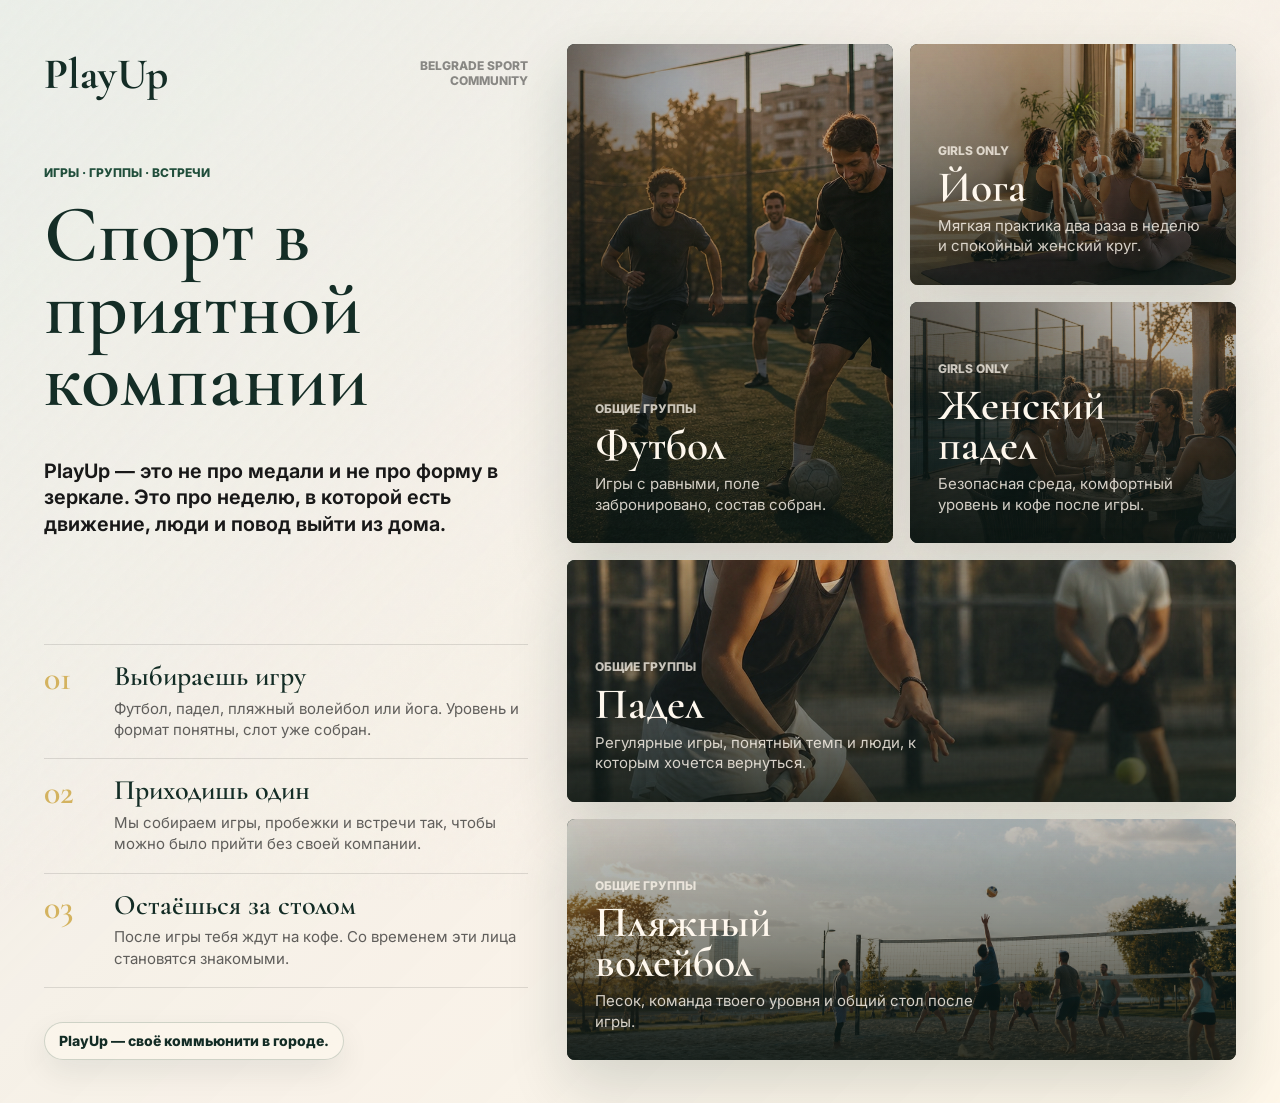
<file: index.html>
<!doctype html>
<html lang="ru">
  <head>
    <meta charset="UTF-8" />
    <meta name="viewport" content="width=device-width, initial-scale=1.0" />
    <meta
      name="description"
      content="PlayUp — место в Белграде, где спорт в приятной компании становится частью жизни: игры, пробежки, встречи и своё коммьюнити в городе."
    />
    <title>PlayUp — спорт и коммьюнити в Белграде</title>
    <link rel="preconnect" href="https://fonts.googleapis.com" />
    <link rel="preconnect" href="https://fonts.gstatic.com" crossorigin />
    <link
      href="https://fonts.googleapis.com/css2?family=Cormorant+Garamond:wght@500;600;700&family=Inter:wght@400;500;600;700&display=swap"
      rel="stylesheet"
    />
    <link rel="stylesheet" href="playup.css?v=20260609-hub" />
  </head>
  <body>
    <main class="hub" aria-labelledby="hub-title">
      <section class="intro">
        <header class="topline">
          <a
            class="brand"
            href="#hub-title"
            aria-label="PlayUp, перейти к началу"
            >PlayUp</a
          >
          <p>Belgrade sport community</p>
        </header>

        <div class="intro__copy">
          <p class="eyebrow">Игры · группы · встречи</p>
          <h1 id="hub-title">Спорт в приятной компании</h1>
          <p class="intro__lead">
            PlayUp — это не про медали и не про форму в зеркале. Это про неделю,
            в которой есть движение, люди и повод выйти из дома.
          </p>
        </div>
      </section>

      <section class="sports" aria-label="Направления PlayUp">
        <p class="sports__title">Выбери направление</p>

        <a
          class="sport-card sport-card--large"
          href="football.html"
          aria-label="Открыть футбол"
        >
          <img
            src="assets/images/football-hero.png"
            alt="Футбольная группа играет на городском поле в Белграде"
          />
          <span class="sport-card__shade" aria-hidden="true"></span>
          <span class="sport-card__content">
            <span class="sport-card__kicker">общие группы</span>
            <strong>Футбол</strong>
            <span>Игры с равными, поле забронировано, состав собран.</span>
          </span>
        </a>

        <a class="sport-card" href="yoga.html" aria-label="Открыть женскую йогу">
          <img
            src="assets/images/yoga-hero.jpg"
            alt="Женская йога-группа общается на ковриках в светлой студии Белграда"
          />
          <span class="sport-card__shade" aria-hidden="true"></span>
          <span class="sport-card__content">
            <span class="sport-card__kicker">girls only</span>
            <strong>Йога</strong>
            <span>Мягкая практика два раза в неделю и спокойный женский круг.</span>
          </span>
        </a>

        <a
          class="sport-card"
          href="padel-girls.html"
          aria-label="Открыть женский падел"
        >
          <img
            src="assets/images/women-hero.png"
            alt="Девушки из PlayUp Girls общаются после падела"
          />
          <span class="sport-card__shade" aria-hidden="true"></span>
          <span class="sport-card__content">
            <span class="sport-card__kicker">girls only</span>
            <strong>Женский падел</strong>
            <span>Безопасная среда, комфортный уровень и кофе после игры.</span>
          </span>
        </a>

        <a
          class="sport-card sport-card--wide"
          href="padel.html"
          aria-label="Открыть падел"
        >
          <img
            src="assets/images/sport-padel.jpg"
            alt="Игроки на падел-корте в Белграде"
          />
          <span class="sport-card__shade" aria-hidden="true"></span>
          <span class="sport-card__content">
            <span class="sport-card__kicker">общие группы</span>
            <strong>Падел</strong>
            <span
              >Регулярные игры, понятный темп и люди, к которым хочется
              вернуться.</span
            >
          </span>
        </a>

        <a
          class="sport-card sport-card--wide"
          href="beachvolley.html"
          aria-label="Открыть пляжный волейбол"
        >
          <img
            src="assets/images/beach-volleyball-hero.png"
            alt="Группа играет в пляжный волейбол на песчаной площадке"
          />
          <span class="sport-card__shade" aria-hidden="true"></span>
          <span class="sport-card__content">
            <span class="sport-card__kicker">общие группы</span>
            <strong>Пляжный волейбол</strong>
            <span>Песок, команда твоего уровня и общий стол после игры.</span>
          </span>
        </a>
      </section>

      <section class="ritual-panel" aria-label="Как работает PlayUp">
        <div class="ritual">
          <article class="ritual__item">
            <span>01</span>
            <div>
              <h2>Выбираешь игру</h2>
              <p>
                Футбол, падел, пляжный волейбол или йога. Уровень и формат
                понятны, слот уже собран.
              </p>
            </div>
          </article>
          <article class="ritual__item">
            <span>02</span>
            <div>
              <h2>Приходишь один</h2>
              <p>
                Мы собираем игры, пробежки и встречи так, чтобы можно было
                прийти без своей компании.
              </p>
            </div>
          </article>
          <article class="ritual__item">
            <span>03</span>
            <div>
              <h2>Остаёшься за столом</h2>
              <p>
                После игры тебя ждут на кофе. Со временем эти лица становятся
                знакомыми.
              </p>
            </div>
          </article>
        </div>

        <p class="community-note">PlayUp — своё коммьюнити в городе.</p>
      </section>
    </main>
  </body>
</html>
</file>
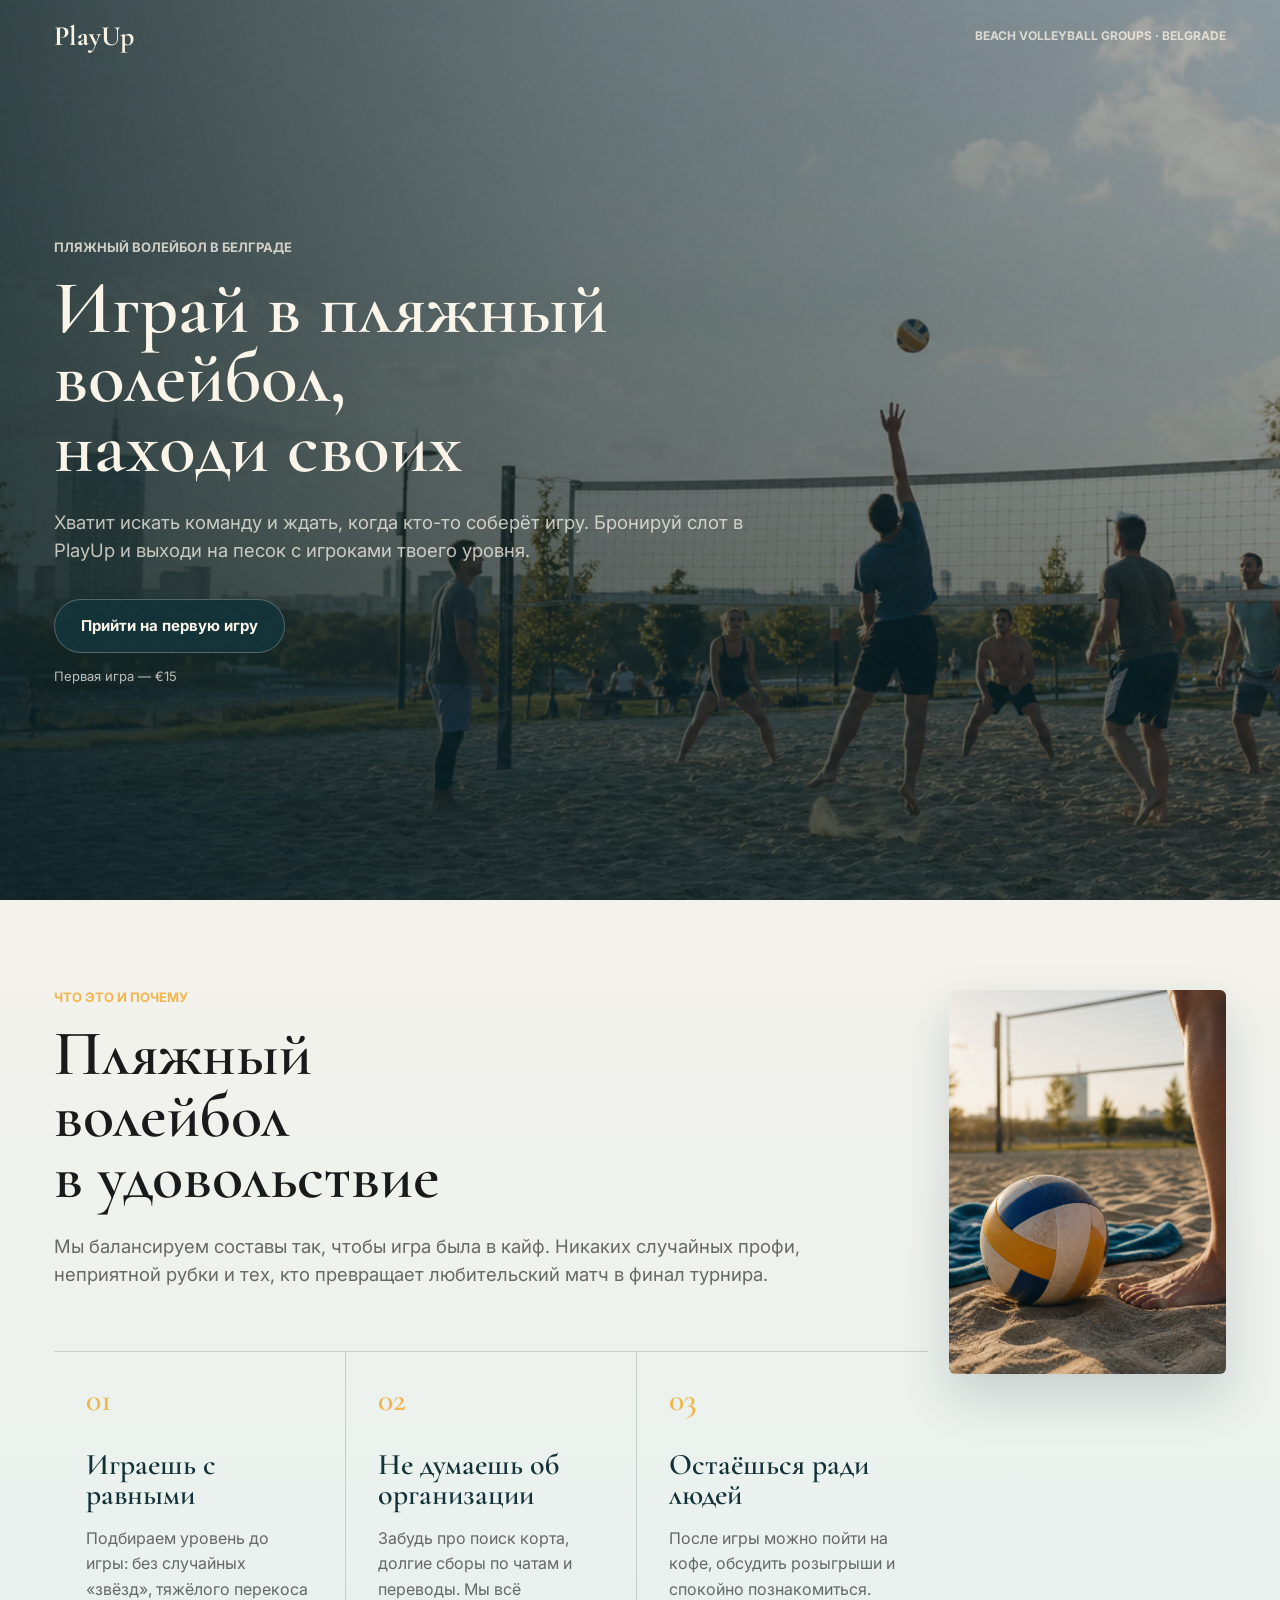
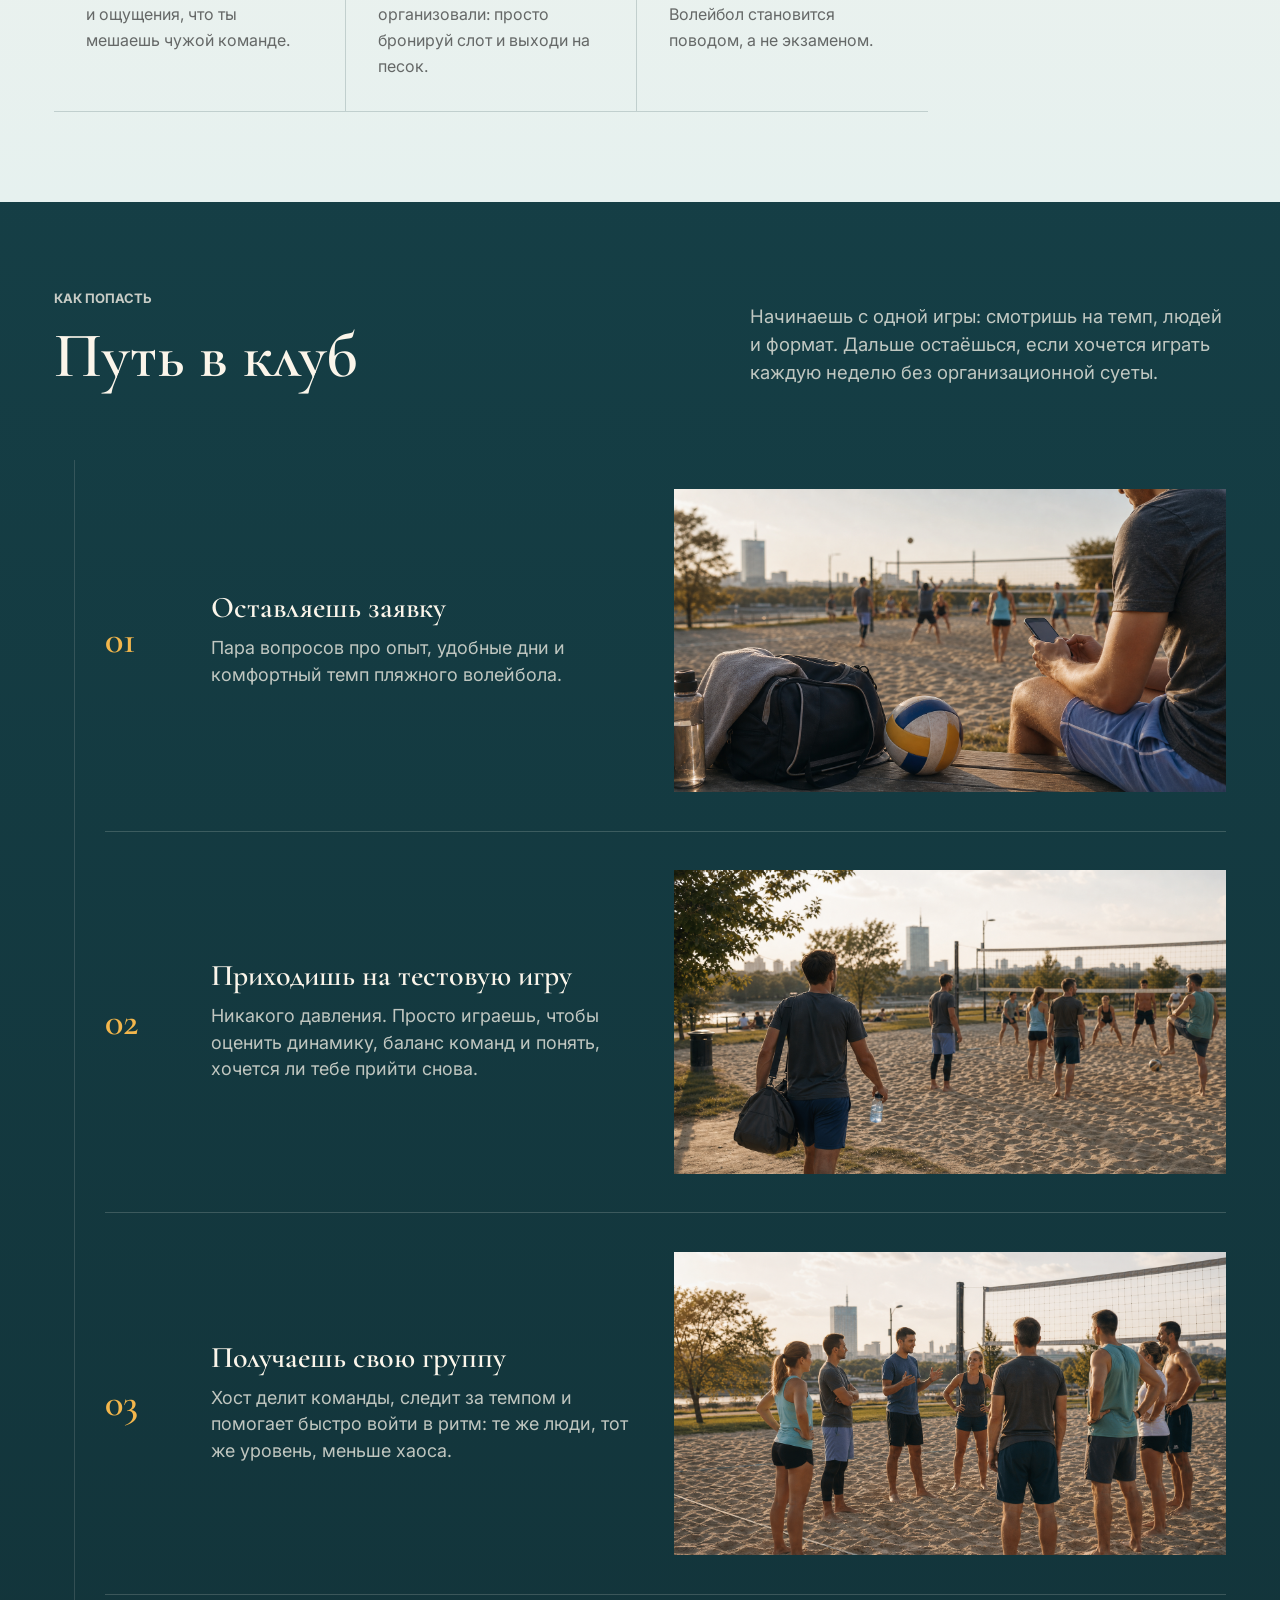
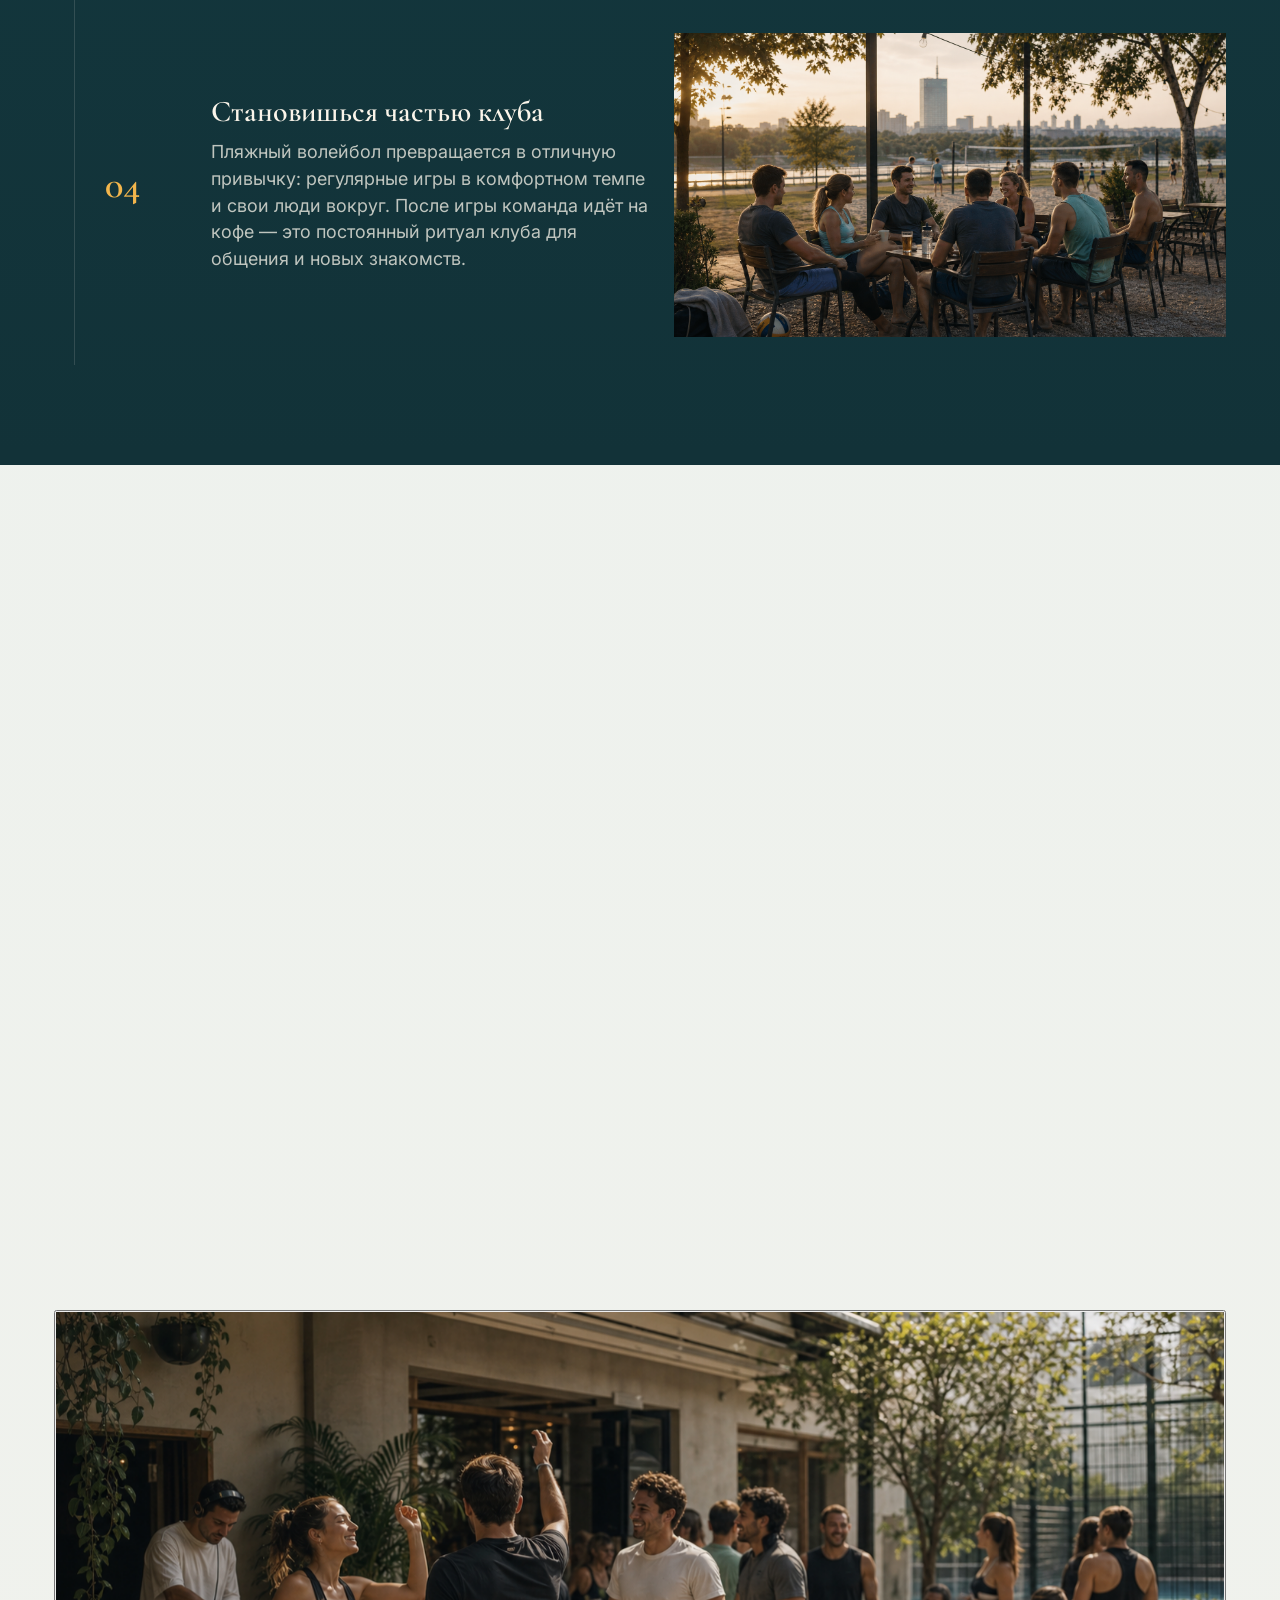
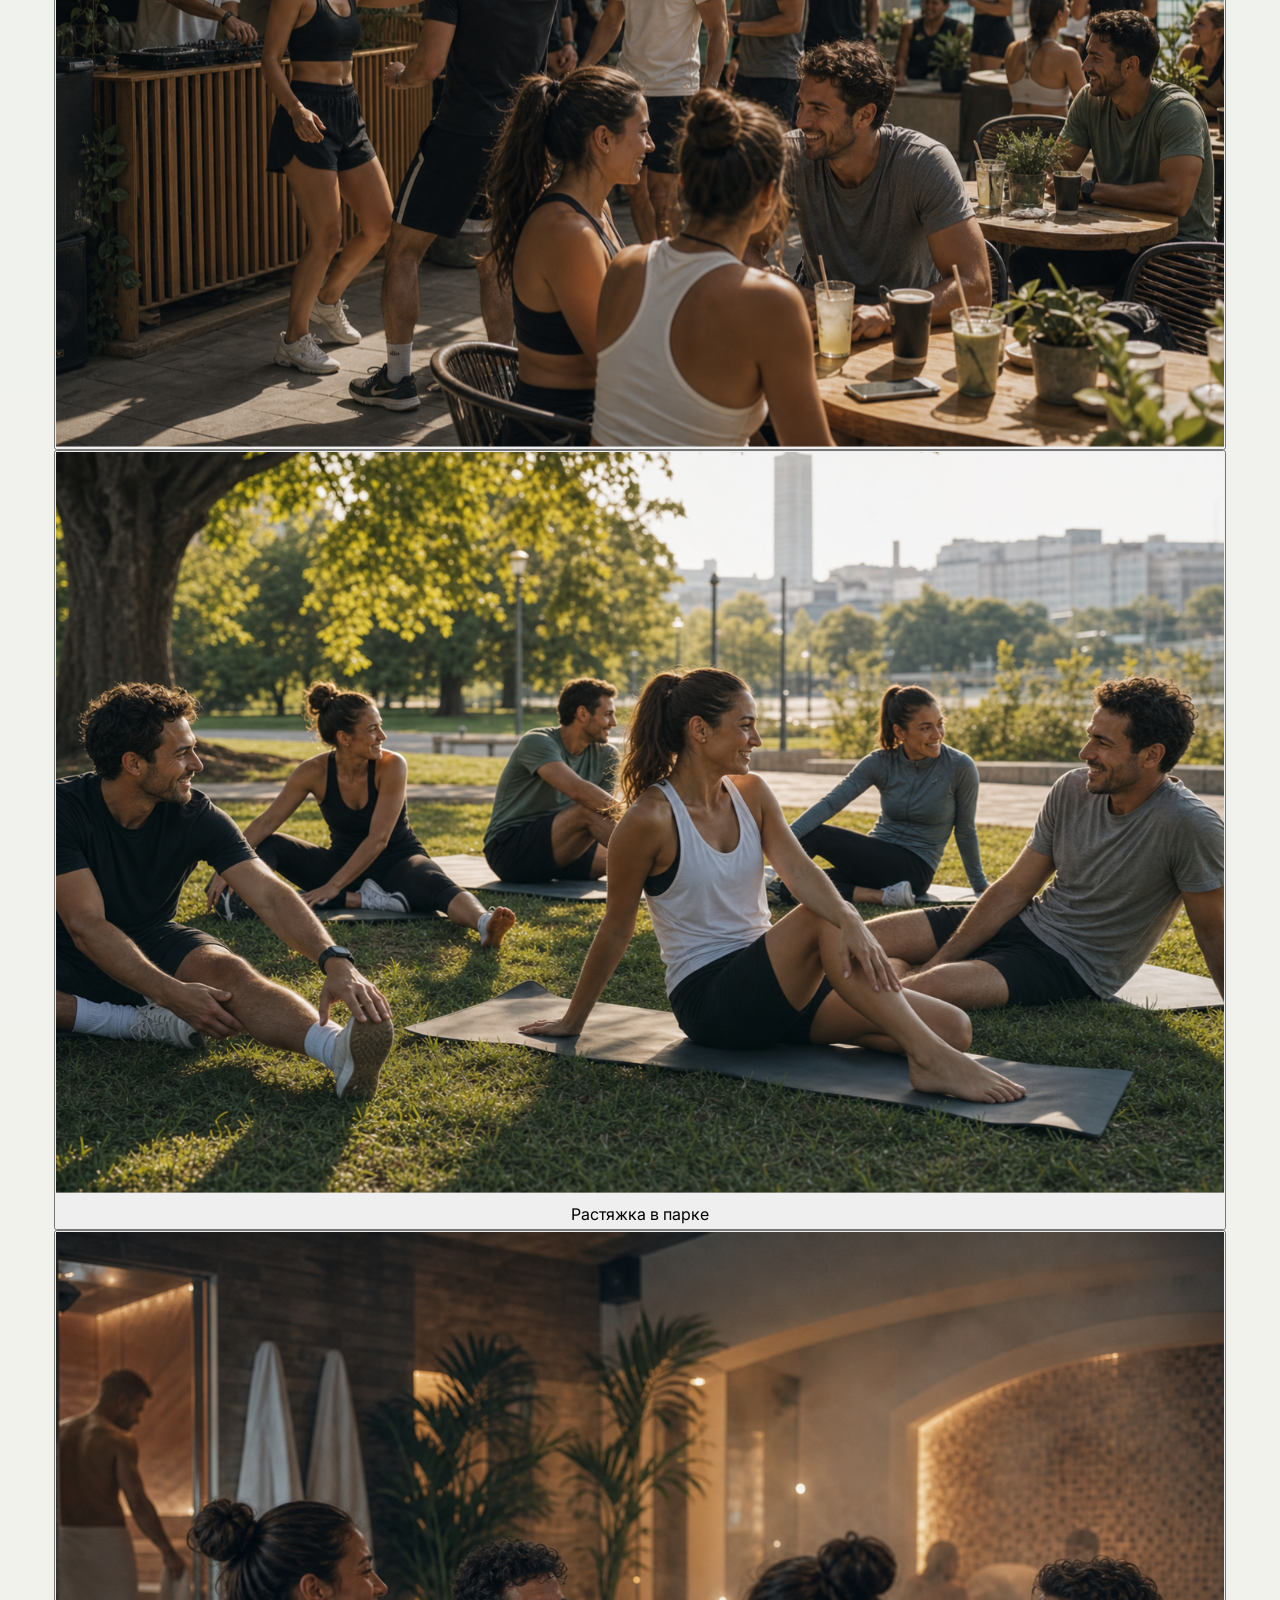
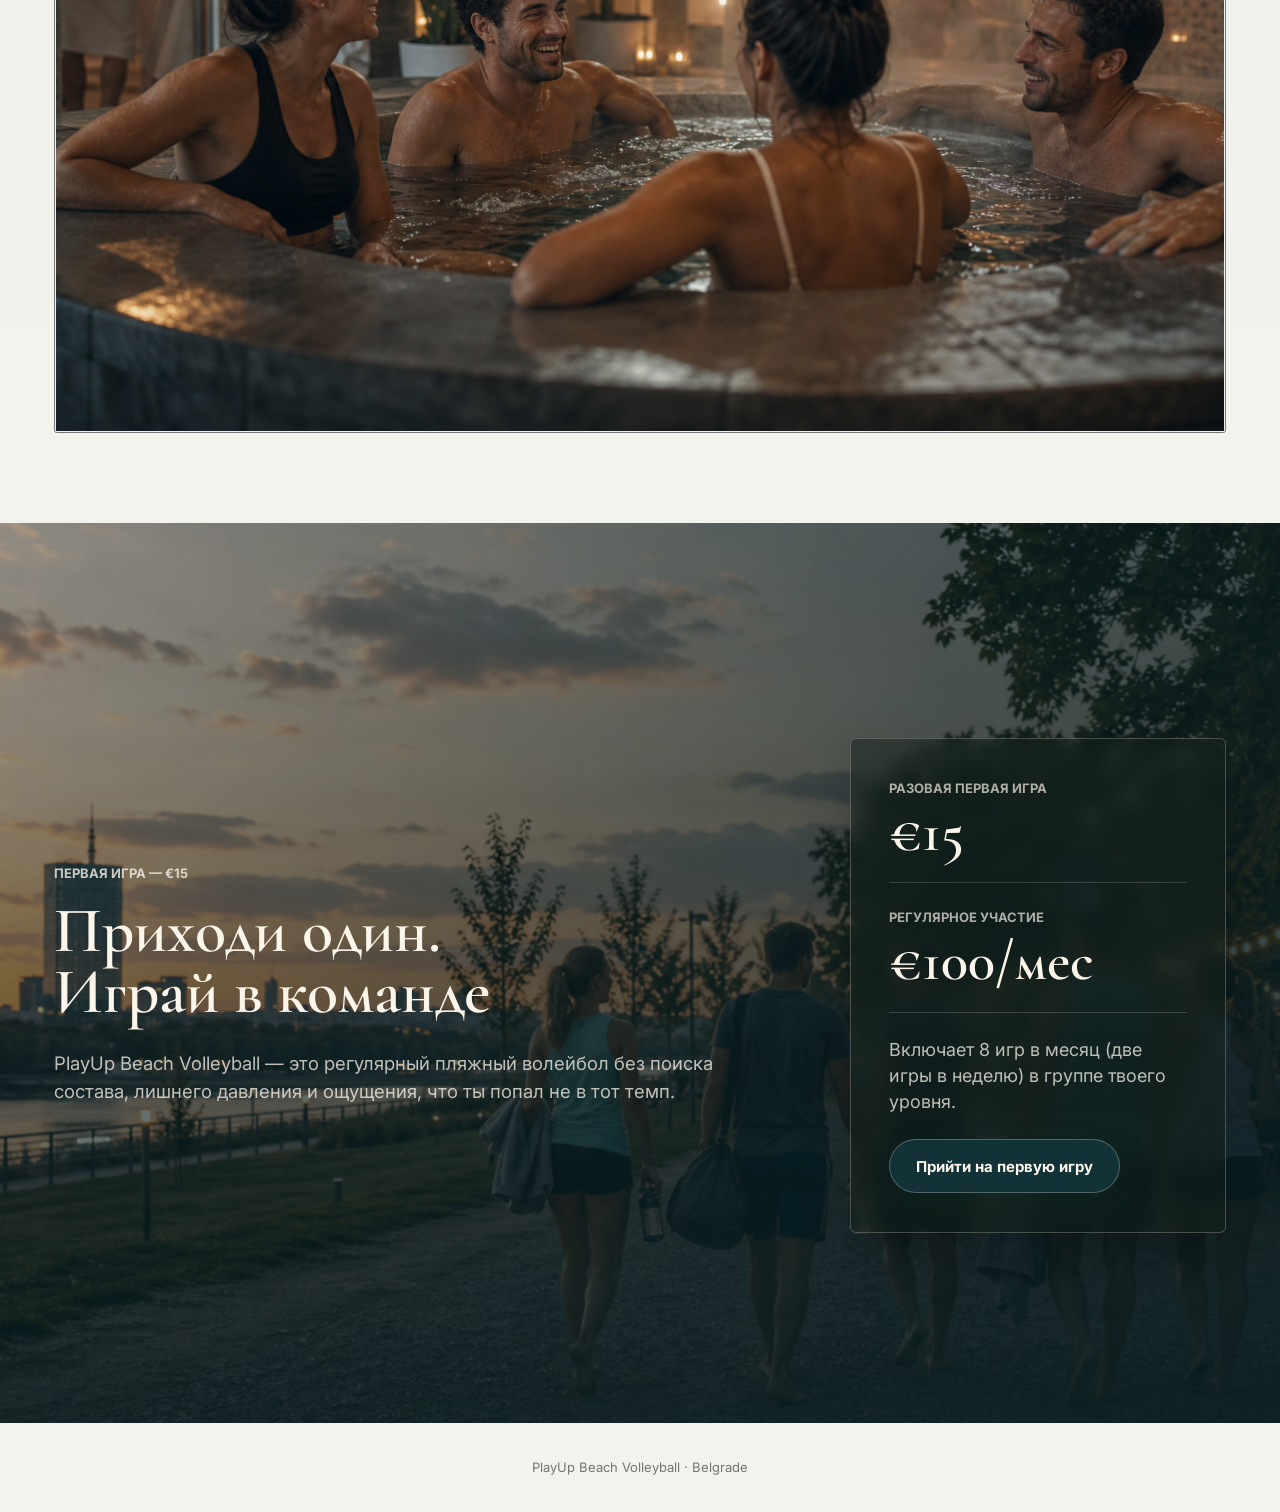
<file: beach-volleyball.html>
<!doctype html>
<html lang="ru">
  <head>
    <meta charset="UTF-8" />
    <meta name="viewport" content="width=device-width, initial-scale=1.0" />
    <meta
      name="description"
      content="PlayUp Beach Volleyball — пляжно-волейбольное комьюнити в Белграде: равный уровень, корт забронирован и отличная компания после игры."
    />
    <title>PlayUp Beach Volleyball — клуб пляжного волейбола в Белграде</title>
    <link rel="preconnect" href="https://fonts.googleapis.com" />
    <link rel="preconnect" href="https://fonts.gstatic.com" crossorigin />
    <link
      href="https://fonts.googleapis.com/css2?family=Cormorant+Garamond:wght@500;600;700&family=Inter:wght@400;500;600;700&display=swap"
      rel="stylesheet"
    />
    <link rel="stylesheet" href="beach-volleyball.css?v=20260608-beach-volleyball-groups" />
  </head>
  <body>
    <header class="topbar" aria-label="PlayUp">
      <a class="brand" href="#top" aria-label="PlayUp, перейти к началу">PlayUp</a>
      <span class="topbar__place">Beach Volleyball Groups · Belgrade</span>
    </header>

    <main id="top">
      <section class="cover hero section-dark" aria-labelledby="hero-title">
        <div class="cover__media parallax-frame" data-parallax="0.08">
          <img src="assets/images/beach-volleyball-hero.png" alt="Смешанная группа играет в пляжный волейбол на песчаной площадке в Белграде на закате" />
        </div>
        <div class="cover__shade" aria-hidden="true"></div>

        <div class="container cover__grid">
          <div class="cover__copy">
            <p class="eyebrow reveal">Пляжный волейбол в Белграде</p>
            <h1 id="hero-title" class="hero-title">
              <span class="title-line">Играй в пляжный</span>
              <span class="title-line">волейбол,</span>
              <span class="title-line">находи своих</span>
            </h1>
            <p class="cover__lead reveal" data-delay="180">
              Хватит искать команду и ждать, когда кто-то соберёт игру.
              Бронируй слот в PlayUp и выходи на песок с игроками твоего уровня.
            </p>
            <div class="cover__action reveal" data-delay="300">
              <a class="button" href="#final">Прийти на первую игру</a>
              <p class="micro">Первая игра — €15</p>
            </div>
          </div>
        </div>
      </section>

      <section class="section essence" aria-labelledby="essence-title">
        <div class="container grid">
          <div class="section-copy section-copy--wide">
            <p class="eyebrow eyebrow--brass reveal">ЧТО ЭТО И ПОЧЕМУ</p>
            <h2 id="essence-title" class="section-title reveal">
              Пляжный<br />
              волейбол<br />
              в удовольствие
            </h2>
            <p class="section-lead reveal" data-delay="120">
              Мы балансируем составы так, чтобы игра была в кайф. Никаких случайных профи,
              неприятной рубки и тех, кто превращает любительский матч в финал турнира.
            </p>
          </div>

          <figure class="essay-photo reveal parallax-frame" data-parallax="0.05">
            <img src="assets/images/beach-volleyball-essence.png" alt="Волейбольный мяч лежит на песке рядом с сеткой пляжного корта" />
          </figure>

          <div class="feature-row" aria-label="Главные принципы PlayUp Beach Volleyball">
            <article class="feature reveal" data-delay="0">
              <span class="feature__number">01</span>
              <h3>Играешь с равными</h3>
              <p>
                Подбираем уровень до игры: без случайных «звёзд», тяжёлого перекоса
                и ощущения, что ты мешаешь чужой команде.
              </p>
            </article>
            <article class="feature reveal" data-delay="110">
              <span class="feature__number">02</span>
              <h3>Не думаешь об организации</h3>
              <p>
                Забудь про поиск корта, долгие сборы по чатам и переводы.
                Мы всё организовали: просто бронируй слот и выходи на песок.
              </p>
            </article>
            <article class="feature reveal" data-delay="220">
              <span class="feature__number">03</span>
              <h3>Остаёшься ради людей</h3>
              <p>
                После игры можно пойти на кофе, обсудить розыгрыши и спокойно
                познакомиться. Волейбол становится поводом, а не экзаменом.
              </p>
            </article>
          </div>
        </div>
      </section>

      <section class="section how section-dark" aria-labelledby="how-title">
        <div class="container">
          <div class="section-head grid">
            <div class="section-copy">
              <p class="eyebrow reveal">КАК ПОПАСТЬ</p>
              <h2 id="how-title" class="section-title reveal">Путь в клуб</h2>
            </div>
            <p class="section-lead section-lead--dark reveal" data-delay="120">
              Начинаешь с одной игры: смотришь на темп, людей и формат. Дальше остаёшься,
              если хочется играть каждую неделю без организационной суеты.
            </p>
          </div>

          <div class="steps" data-steps>
            <div class="steps__line" aria-hidden="true"><span></span></div>
            <article class="step reveal" data-step>
              <div class="step__number">01</div>
              <div class="step__body">
                <h3>Оставляешь заявку</h3>
                <p>Пара вопросов про опыт, удобные дни и комфортный темп пляжного волейбола.</p>
              </div>
              <figure class="step__photo">
                <img src="assets/images/beach-volleyball-application.png" alt="Человек оставляет заявку на телефоне рядом с волейбольным мячом и песчаной площадкой" />
              </figure>
            </article>
            <article class="step reveal" data-step>
              <div class="step__number">02</div>
              <div class="step__body">
                <h3>Приходишь на тестовую игру</h3>
                <p>Никакого давления. Просто играешь, чтобы оценить динамику, баланс команд и понять, хочется ли тебе прийти снова.</p>
              </div>
              <figure class="step__photo">
                <img src="assets/images/beach-volleyball-arrival.png" alt="Новичок приходит на тестовую игру по пляжному волейболу на песчаную площадку" />
              </figure>
            </article>
            <article class="step reveal" data-step>
              <div class="step__number">03</div>
              <div class="step__body">
                <h3>Получаешь свою группу</h3>
                <p>Хост делит команды, следит за темпом и помогает быстро войти в ритм: те же люди, тот же уровень, меньше хаоса.</p>
              </div>
              <figure class="step__photo">
                <img src="assets/images/beach-volleyball-team-circle.png" alt="Волейбольная группа стоит в кругу на песке и слушает хоста перед игрой" />
              </figure>
            </article>
            <article class="step reveal" data-step>
              <div class="step__number">04</div>
              <div class="step__body">
                <h3>Становишься частью клуба</h3>
                <p>
                  Пляжный волейбол превращается в отличную привычку: регулярные
                  игры в комфортном темпе и свои люди вокруг. После игры команда
                  идёт на кофе — это постоянный ритуал клуба для общения
                  и новых знакомств.
                </p>
              </div>
              <figure class="step__photo">
                <img src="assets/images/beach-volleyball-cafe-after.png" alt="Волейбольная группа общается за столом кафе после игры рядом с песчаной площадкой" />
              </figure>
            </article>
          </div>
        </div>
      </section>

      <section class="section club-life" aria-labelledby="life-title">
        <div class="container">
          <div class="life-note reveal">
            <h2 id="life-title">Врывайся, когда есть настроение</h2>
            <p>
              Волейбольная группа — основной ритм, но вокруг неё есть ещё жизнь клуба:
              бег, растяжка, вечеринки и recovery. Видишь классный анонс —
              забираешь слот.
            </p>
          </div>

          <div class="masonry" aria-label="Жизнь клуба">
            <button
              class="masonry__item masonry__item--run reveal parallax-frame"
              type="button"
              aria-haspopup="dialog"
              data-activity="run"
              data-parallax="0.04"
            >
              <img src="assets/images/club-run.jpg" alt="Участники клуба бегут вдоль реки утром" />
              <span class="masonry__caption">
                <span>Воскресный бег по набережной</span>
              </span>
            </button>
            <button
              class="masonry__item masonry__item--saturday reveal parallax-frame"
              type="button"
              aria-haspopup="dialog"
              data-activity="saturday"
              data-parallax="0.08"
            >
              <img src="assets/images/club-saturday-v2.png" alt="Субботняя вечеринка клуба с DJ, напитками и людьми из волейбольных групп" />
              <span class="masonry__caption">
                <span>PlayUp Party</span>
                <small>DJ, дринки и свои люди · старт в 13:00</small>
              </span>
            </button>
            <button
              class="masonry__item masonry__item--stretch reveal parallax-frame"
              type="button"
              aria-haspopup="dialog"
              data-activity="stretch"
              data-parallax="0.05"
            >
              <img src="assets/images/club-stretch-park.png" alt="Участники клуба делают растяжку в парке после спорта" />
              <span class="masonry__caption">
                <span>Растяжка в парке</span>
              </span>
            </button>
            <button
              class="masonry__item masonry__item--recovery reveal parallax-frame"
              type="button"
              aria-haspopup="dialog"
              data-activity="recovery"
              data-parallax="0.06"
            >
              <img src="assets/images/club-recovery-spa.png" alt="Спортивные участники клуба отдыхают в джакузи и хаммаме после нагрузки" />
              <span class="masonry__caption">
                <span>Рекавери</span>
              </span>
            </button>
          </div>
        </div>
      </section>

      <div class="activity-modal" data-activity-modal hidden>
        <button class="activity-modal__backdrop" type="button" data-activity-close aria-label="Закрыть"></button>
        <section
          class="activity-modal__panel"
          role="dialog"
          aria-modal="true"
          aria-labelledby="activity-modal-title"
          aria-describedby="activity-modal-text"
        >
          <button class="activity-modal__close" type="button" data-activity-close aria-label="Закрыть">
            <span aria-hidden="true"></span>
          </button>
          <figure class="activity-modal__media">
            <img data-activity-image src="assets/images/club-run.jpg" alt="" />
          </figure>
          <div class="activity-modal__content">
            <p class="activity-modal__eyebrow" data-activity-kicker></p>
            <h2 id="activity-modal-title" data-activity-title></h2>
            <p class="activity-modal__lead" data-activity-lead></p>
            <div id="activity-modal-text" class="activity-modal__text" data-activity-text></div>
            <dl class="activity-modal__facts" data-activity-facts></dl>
          </div>
        </section>
      </div>

      <section class="cover final-cta section-dark" id="final" aria-labelledby="final-title">
        <div class="cover__media parallax-frame" data-parallax="0.07">
          <img src="assets/images/beach-volleyball-final.png" alt="Волейбольная группа после игры идёт вместе к кафе на закате в Белграде" />
        </div>
        <div class="cover__shade cover__shade--final" aria-hidden="true"></div>

        <div class="container final-grid">
          <div class="final-copy">
            <p class="eyebrow reveal">ПЕРВАЯ ИГРА — €15</p>
            <h2 id="final-title" class="final-title reveal">
              Приходи один.<br />
              Играй в команде
            </h2>
            <p class="cover__lead reveal" data-delay="120">
              PlayUp Beach Volleyball — это регулярный пляжный волейбол без поиска
              состава, лишнего давления и ощущения, что ты попал не в тот темп.
            </p>
          </div>

          <div class="price-panel reveal" data-delay="220" aria-label="Цена">
            <div>
              <span class="price-panel__label">Разовая первая игра</span>
              <strong>€15</strong>
            </div>
            <div>
              <span class="price-panel__label">Регулярное участие</span>
              <strong>€100/мес</strong>
            </div>
            <p>Включает 8 игр в месяц (две игры в неделю) в группе твоего уровня.</p>
            <a class="button" href="#final">Прийти на первую игру</a>
          </div>
        </div>
      </section>
    </main>

    <footer class="footer">
      <p>PlayUp Beach Volleyball · Belgrade</p>
    </footer>

    <script src="beach-volleyball.js?v=20260608-beach-volleyball-groups"></script>
  </body>
</html>
</file>
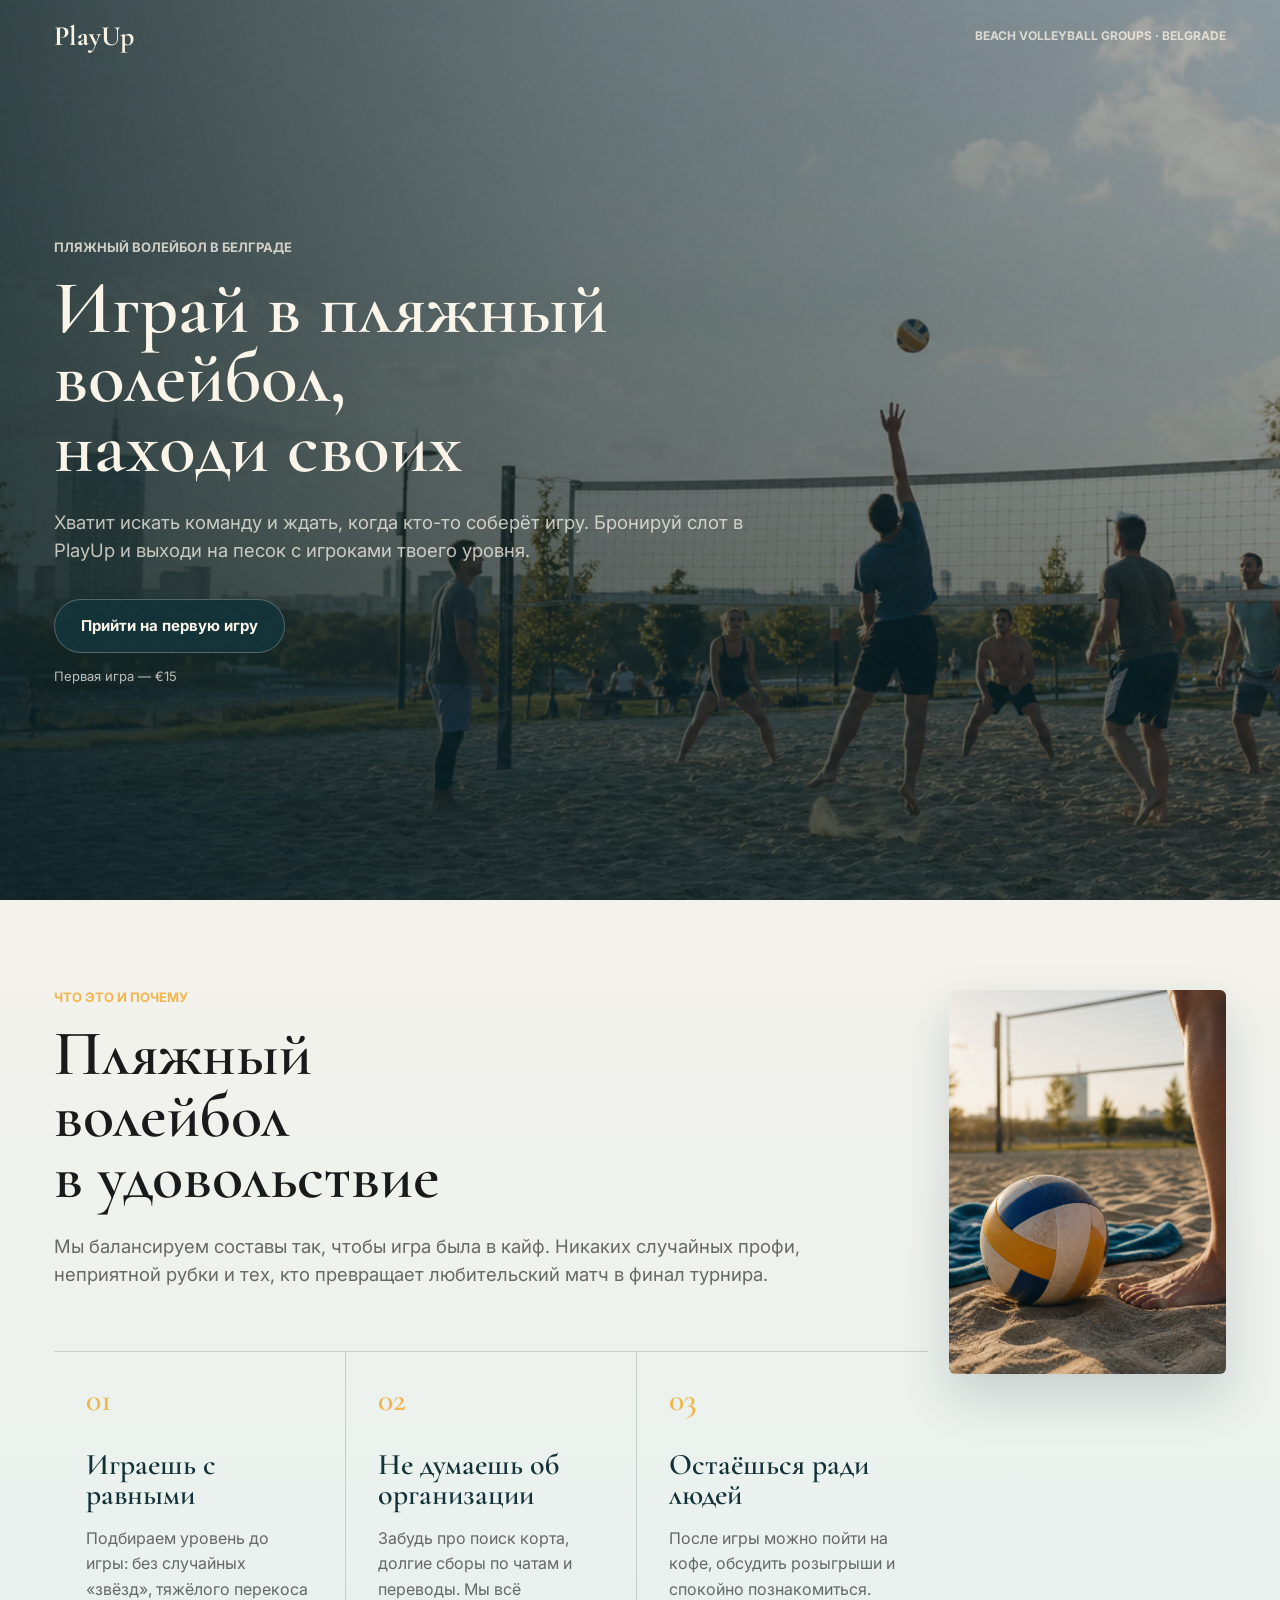
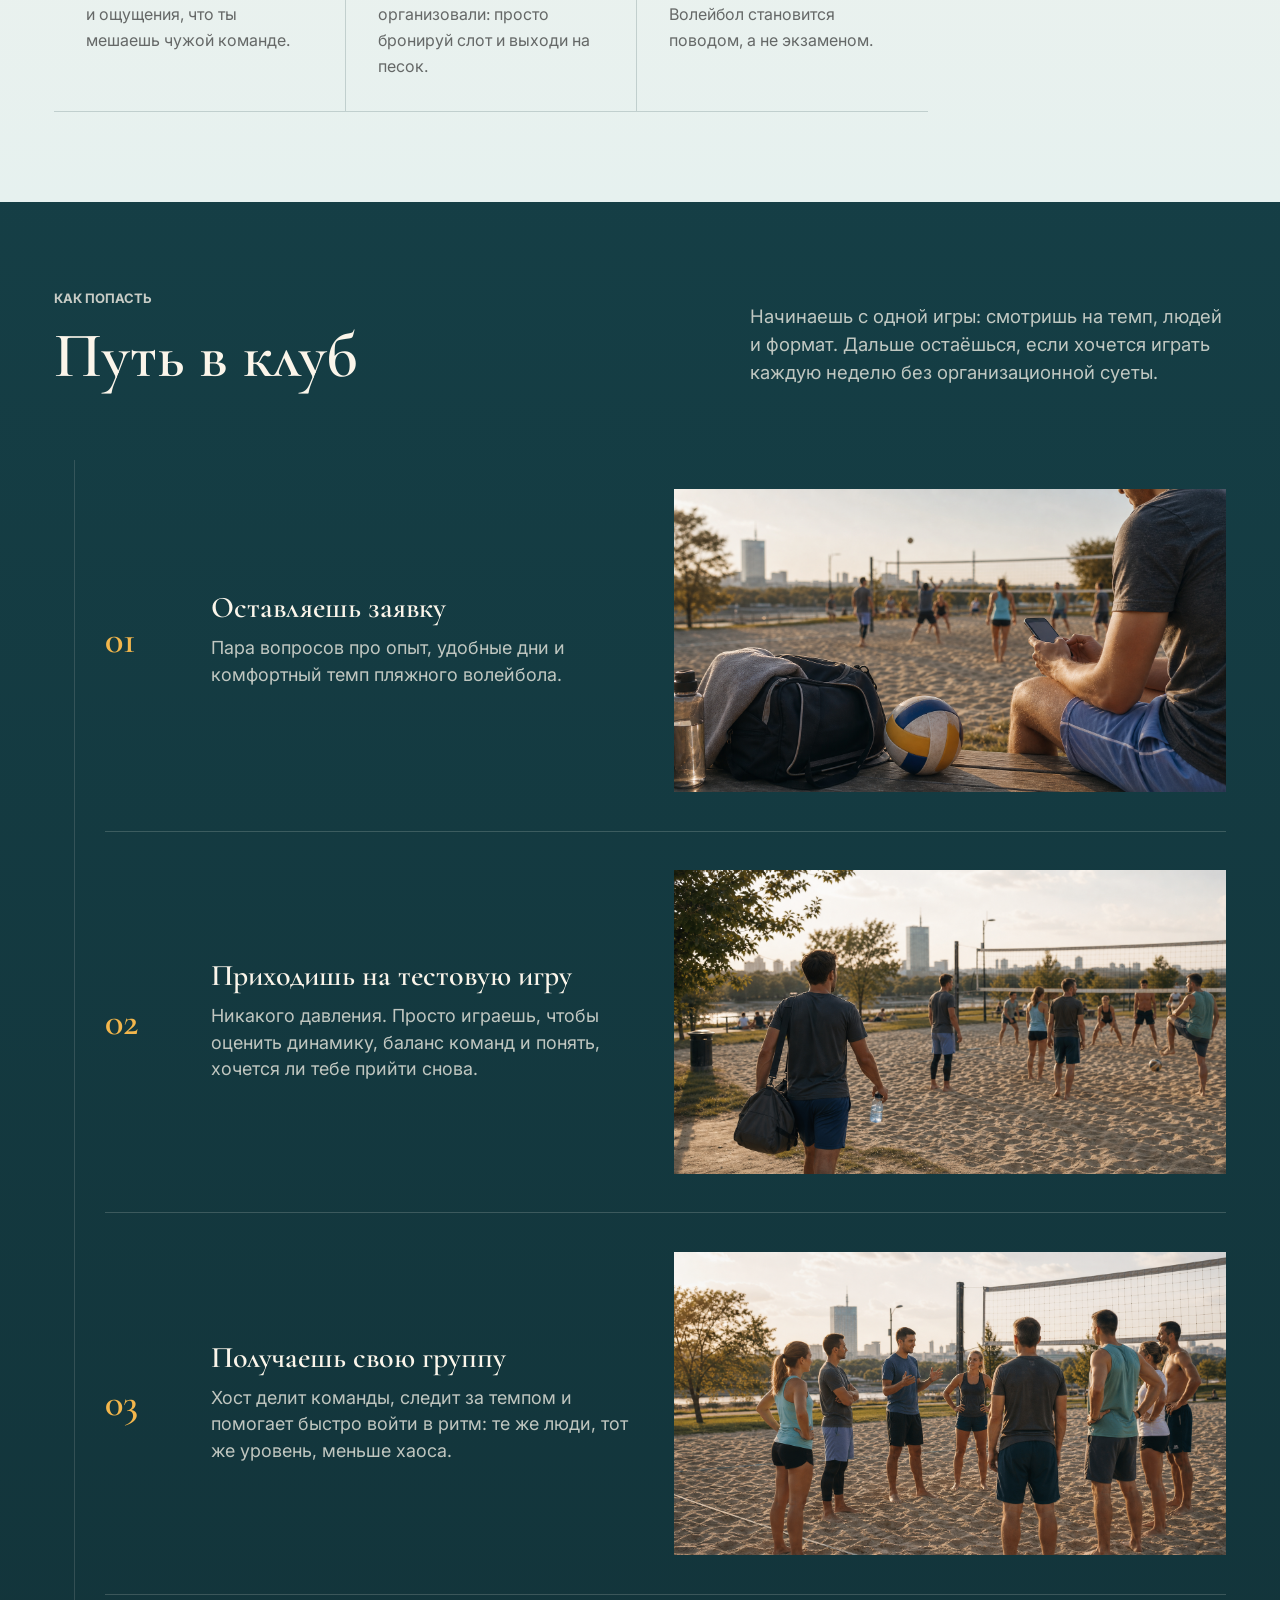
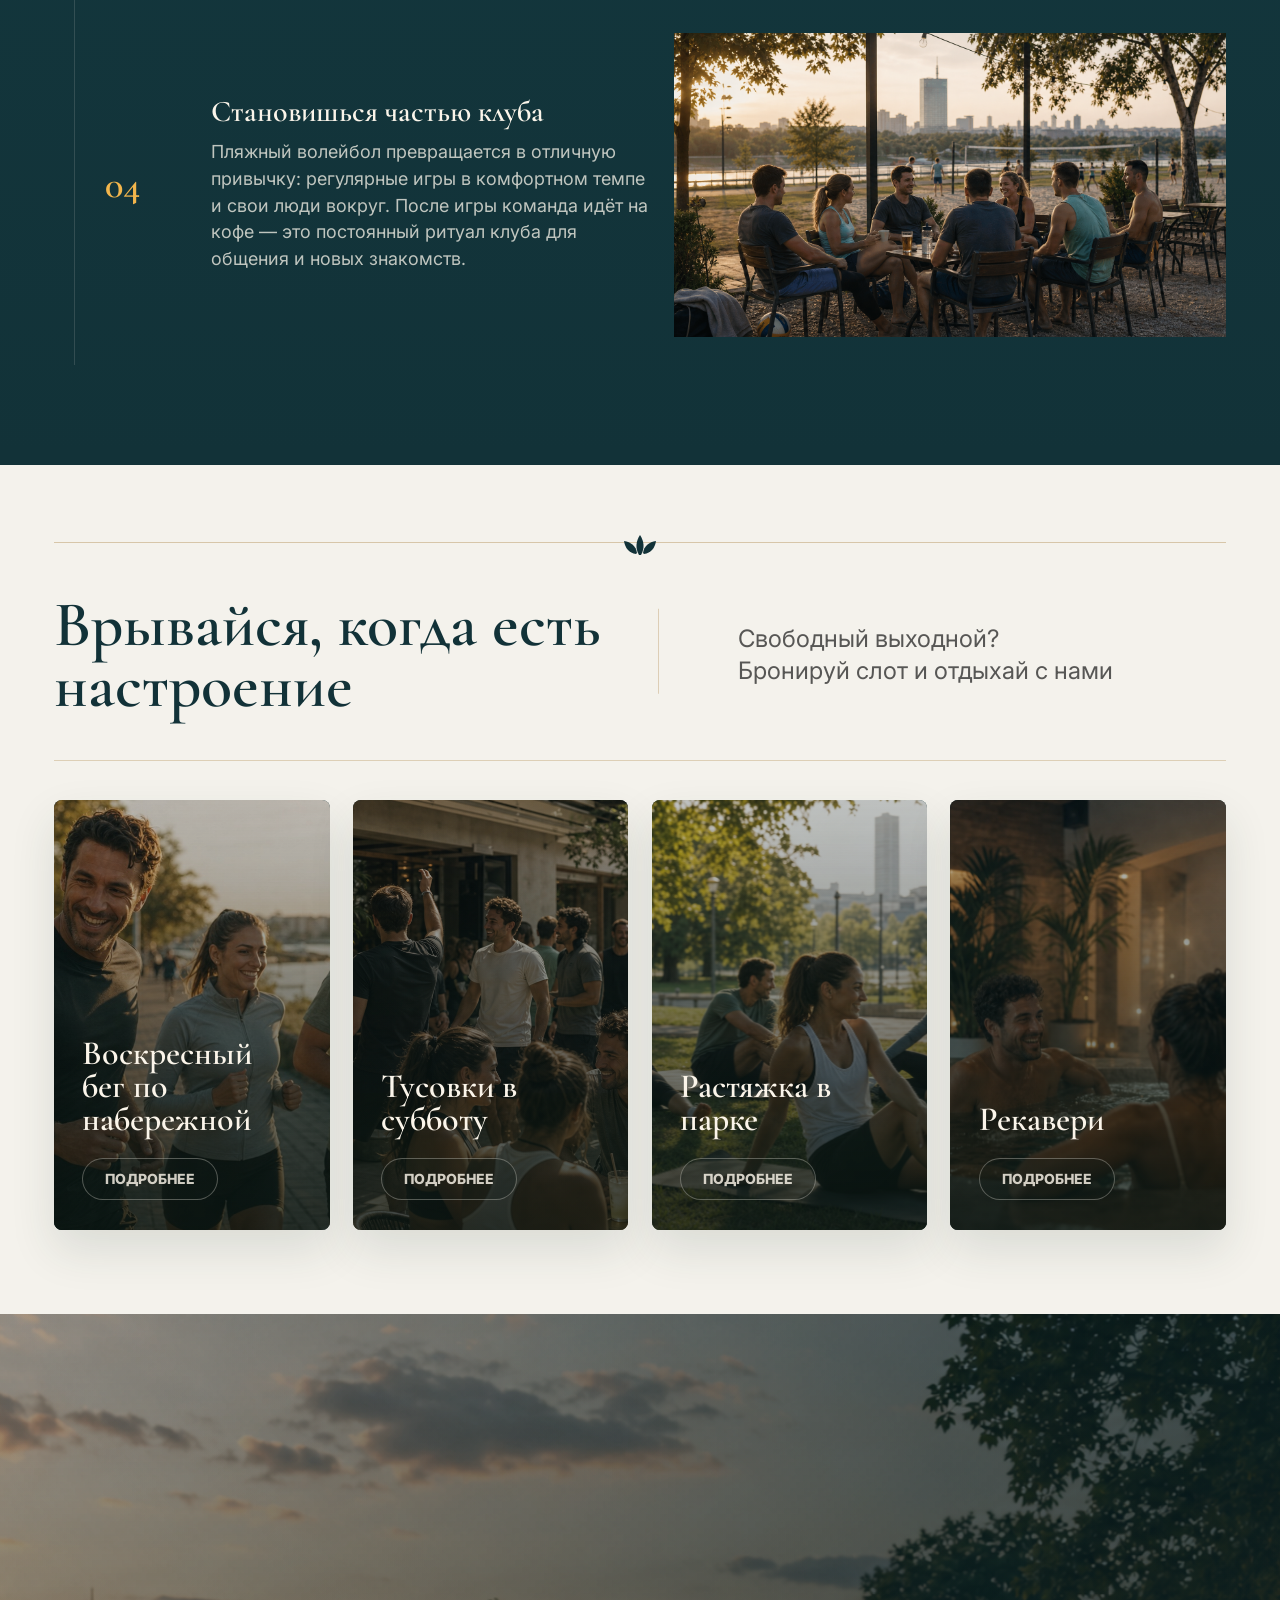
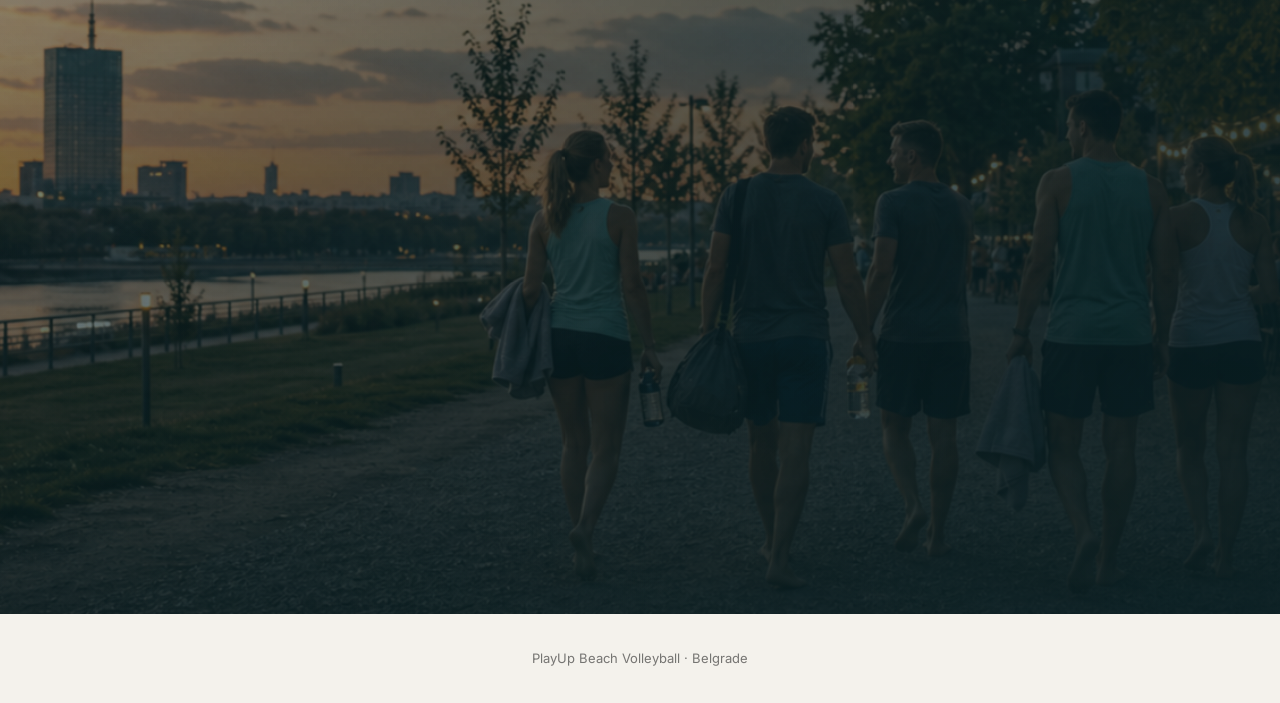
<file: beachvolley.html>
<!doctype html>
<html lang="ru">
  <head>
    <meta charset="UTF-8" />
    <meta name="viewport" content="width=device-width, initial-scale=1.0" />
    <meta
      name="description"
      content="PlayUp Beach Volleyball — пляжно-волейбольное комьюнити в Белграде: равный уровень, корт забронирован и отличная компания после игры."
    />
    <title>PlayUp Beach Volleyball — клуб пляжного волейбола в Белграде</title>
    <link rel="preconnect" href="https://fonts.googleapis.com" />
    <link rel="preconnect" href="https://fonts.gstatic.com" crossorigin />
    <link
      href="https://fonts.googleapis.com/css2?family=Cormorant+Garamond:wght@500;600;700&family=Inter:wght@400;500;600;700&display=swap"
      rel="stylesheet"
    />
    <link rel="stylesheet" href="beach-volleyball.css?v=20260612-unify" />
    <link rel="stylesheet" href="club-life.css?v=20260612-clubcss" />
  </head>
  <body>
    <header class="topbar" aria-label="PlayUp">
      <a class="brand" href="#top" aria-label="PlayUp, перейти к началу">PlayUp</a>
      <span class="topbar__place">Beach Volleyball Groups · Belgrade</span>
    </header>

    <main id="top">
      <section class="cover hero section-dark" aria-labelledby="hero-title">
        <div class="cover__media parallax-frame" data-parallax="0.08">
          <img src="assets/images/beach-volleyball-hero.png" alt="Смешанная группа играет в пляжный волейбол на песчаной площадке в Белграде на закате" />
        </div>
        <div class="cover__shade" aria-hidden="true"></div>

        <div class="container cover__grid">
          <div class="cover__copy">
            <p class="eyebrow reveal">Пляжный волейбол в Белграде</p>
            <h1 id="hero-title" class="hero-title">
              <span class="title-line">Играй в пляжный</span>
              <span class="title-line">волейбол,</span>
              <span class="title-line">находи своих</span>
            </h1>
            <p class="cover__lead reveal" data-delay="180">
              Хватит искать команду и ждать, когда кто-то соберёт игру.
              Бронируй слот в PlayUp и выходи на песок с игроками твоего уровня.
            </p>
            <div class="cover__action reveal" data-delay="300">
              <a class="button" href="#final">Прийти на первую игру</a>
              <p class="micro">Первая игра — €15</p>
            </div>
          </div>
        </div>
      </section>

      <section class="section essence" aria-labelledby="essence-title">
        <div class="container grid">
          <div class="section-copy section-copy--wide">
            <p class="eyebrow eyebrow--brass reveal">ЧТО ЭТО И ПОЧЕМУ</p>
            <h2 id="essence-title" class="section-title reveal">
              Пляжный<br />
              волейбол<br />
              в удовольствие
            </h2>
            <p class="section-lead reveal" data-delay="120">
              Мы балансируем составы так, чтобы игра была в кайф. Никаких случайных профи,
              неприятной рубки и тех, кто превращает любительский матч в финал турнира.
            </p>
          </div>

          <figure class="essay-photo reveal parallax-frame" data-parallax="0.05">
            <img src="assets/images/beach-volleyball-essence.png" alt="Волейбольный мяч лежит на песке рядом с сеткой пляжного корта" />
          </figure>

          <div class="feature-row" aria-label="Главные принципы PlayUp Beach Volleyball">
            <article class="feature reveal" data-delay="0">
              <span class="feature__number">01</span>
              <h3>Играешь с равными</h3>
              <p>
                Подбираем уровень до игры: без случайных «звёзд», тяжёлого перекоса
                и ощущения, что ты мешаешь чужой команде.
              </p>
            </article>
            <article class="feature reveal" data-delay="110">
              <span class="feature__number">02</span>
              <h3>Не думаешь об организации</h3>
              <p>
                Забудь про поиск корта, долгие сборы по чатам и переводы.
                Мы всё организовали: просто бронируй слот и выходи на песок.
              </p>
            </article>
            <article class="feature reveal" data-delay="220">
              <span class="feature__number">03</span>
              <h3>Остаёшься ради людей</h3>
              <p>
                После игры можно пойти на кофе, обсудить розыгрыши и спокойно
                познакомиться. Волейбол становится поводом, а не экзаменом.
              </p>
            </article>
          </div>
        </div>
      </section>

      <section class="section how section-dark" aria-labelledby="how-title">
        <div class="container">
          <div class="section-head grid">
            <div class="section-copy">
              <p class="eyebrow reveal">КАК ПОПАСТЬ</p>
              <h2 id="how-title" class="section-title reveal">Путь в клуб</h2>
            </div>
            <p class="section-lead section-lead--dark reveal" data-delay="120">
              Начинаешь с одной игры: смотришь на темп, людей и формат. Дальше остаёшься,
              если хочется играть каждую неделю без организационной суеты.
            </p>
          </div>

          <div class="steps" data-steps>
            <div class="steps__line" aria-hidden="true"><span></span></div>
            <article class="step reveal" data-step>
              <div class="step__number">01</div>
              <div class="step__body">
                <h3>Оставляешь заявку</h3>
                <p>Пара вопросов про опыт, удобные дни и комфортный темп пляжного волейбола.</p>
              </div>
              <figure class="step__photo">
                <img src="assets/images/beach-volleyball-application.png" alt="Человек оставляет заявку на телефоне рядом с волейбольным мячом и песчаной площадкой" />
              </figure>
            </article>
            <article class="step reveal" data-step>
              <div class="step__number">02</div>
              <div class="step__body">
                <h3>Приходишь на тестовую игру</h3>
                <p>Никакого давления. Просто играешь, чтобы оценить динамику, баланс команд и понять, хочется ли тебе прийти снова.</p>
              </div>
              <figure class="step__photo">
                <img src="assets/images/beach-volleyball-arrival.png" alt="Новичок приходит на тестовую игру по пляжному волейболу на песчаную площадку" />
              </figure>
            </article>
            <article class="step reveal" data-step>
              <div class="step__number">03</div>
              <div class="step__body">
                <h3>Получаешь свою группу</h3>
                <p>Хост делит команды, следит за темпом и помогает быстро войти в ритм: те же люди, тот же уровень, меньше хаоса.</p>
              </div>
              <figure class="step__photo">
                <img src="assets/images/beach-volleyball-team-circle.png" alt="Волейбольная группа стоит в кругу на песке и слушает хоста перед игрой" />
              </figure>
            </article>
            <article class="step reveal" data-step>
              <div class="step__number">04</div>
              <div class="step__body">
                <h3>Становишься частью клуба</h3>
                <p>
                  Пляжный волейбол превращается в отличную привычку: регулярные
                  игры в комфортном темпе и свои люди вокруг. После игры команда
                  идёт на кофе — это постоянный ритуал клуба для общения
                  и новых знакомств.
                </p>
              </div>
              <figure class="step__photo">
                <img src="assets/images/beach-volleyball-cafe-after.png" alt="Волейбольная группа общается за столом кафе после игры рядом с песчаной площадкой" />
              </figure>
            </article>
          </div>
        </div>
      </section>

      <section class="section club-life" aria-labelledby="life-title">
        <div class="container">
          <div class="life-note reveal">
            <h2 id="life-title">Врывайся, когда есть настроение</h2>
            <p>
              Свободный выходной? <br />
              Бронируй слот и отдыхай с нами
            </p>
          </div>

          <div class="masonry" aria-label="Жизнь клуба">
            <button
              class="masonry__item masonry__item--run reveal parallax-frame"
              type="button"
              aria-haspopup="dialog"
              data-activity="run"
              data-parallax="0.04"
            >
              <img src="assets/images/club-run.jpg" alt="Участники клуба бегут вдоль реки утром" />
              <span class="masonry__caption">
                <span>Воскресный бег по набережной</span>
              </span>
            </button>
            <button
              class="masonry__item masonry__item--saturday reveal parallax-frame"
              type="button"
              aria-haspopup="dialog"
              data-activity="saturday"
              data-parallax="0.08"
            >
              <img src="assets/images/club-saturday-v2.png" alt="Дневная субботняя тусовка клуба в кофейне с DJ, танцами, кофе и лимонадами" />
              <span class="masonry__caption">
                <span>Тусовки в субботу</span>
              </span>
            </button>
            <button
              class="masonry__item masonry__item--stretch reveal parallax-frame"
              type="button"
              aria-haspopup="dialog"
              data-activity="stretch"
              data-parallax="0.05"
            >
              <img src="assets/images/club-stretch-park.png" alt="Участники клуба делают растяжку в парке после спорта" />
              <span class="masonry__caption">
                <span>Растяжка в парке</span>
              </span>
            </button>
            <button
              class="masonry__item masonry__item--recovery reveal parallax-frame"
              type="button"
              aria-haspopup="dialog"
              data-activity="recovery"
              data-parallax="0.06"
            >
              <img src="assets/images/club-recovery-spa.png" alt="Спортивные участники клуба отдыхают в джакузи и хаммаме после нагрузки" />
              <span class="masonry__caption">
                <span>Рекавери</span>
              </span>
            </button>
          </div>
        </div>
      </section>

      <div class="activity-modal" data-activity-modal hidden>
        <button class="activity-modal__backdrop" type="button" data-activity-close aria-label="Закрыть"></button>
        <section
          class="activity-modal__panel"
          role="dialog"
          aria-modal="true"
          aria-labelledby="activity-modal-title"
          aria-describedby="activity-modal-text"
        >
          <button class="activity-modal__close" type="button" data-activity-close aria-label="Закрыть">
            <span aria-hidden="true"></span>
          </button>
          <figure class="activity-modal__media">
            <img data-activity-image src="assets/images/club-run.jpg" alt="" />
          </figure>
          <div class="activity-modal__content">
            <p class="activity-modal__eyebrow" data-activity-kicker></p>
            <h2 id="activity-modal-title" data-activity-title></h2>
            <p class="activity-modal__lead" data-activity-lead></p>
            <div id="activity-modal-text" class="activity-modal__text" data-activity-text></div>
            <dl class="activity-modal__facts" data-activity-facts></dl>
          </div>
        </section>
      </div>

      <section class="cover final-cta section-dark" id="final" aria-labelledby="final-title">
        <div class="cover__media parallax-frame" data-parallax="0.07">
          <img src="assets/images/beach-volleyball-final.png" alt="Волейбольная группа после игры идёт вместе к кафе на закате в Белграде" />
        </div>
        <div class="cover__shade cover__shade--final" aria-hidden="true"></div>

        <div class="container final-grid">
          <div class="final-copy">
            <p class="eyebrow reveal">ПЕРВАЯ ИГРА — €15</p>
            <h2 id="final-title" class="final-title reveal">
              Приходи один.<br />
              Играй в команде
            </h2>
            <p class="cover__lead reveal" data-delay="120">
              PlayUp Beach Volleyball — это регулярный пляжный волейбол без поиска
              состава, лишнего давления и ощущения, что ты попал не в тот темп.
            </p>
          </div>

          <div class="price-panel reveal" data-delay="220" aria-label="Цена">
            <div>
              <span class="price-panel__label">Разовая первая игра</span>
              <strong>€15</strong>
            </div>
            <div>
              <span class="price-panel__label">Регулярное участие</span>
              <strong>€100/мес</strong>
            </div>
            <p>Включает 8 игр в месяц (две игры в неделю) в группе твоего уровня.</p>
            <a class="button" href="#final">Прийти на первую игру</a>
          </div>
        </div>
      </section>
    </main>

    <footer class="footer">
      <p>PlayUp Beach Volleyball · Belgrade</p>
    </footer>

    <script src="club-life.js?v=20260612-clublife"></script>
    <script src="beach-volleyball.js?v=20260611-clublife"></script>
  </body>
</html>
</file>
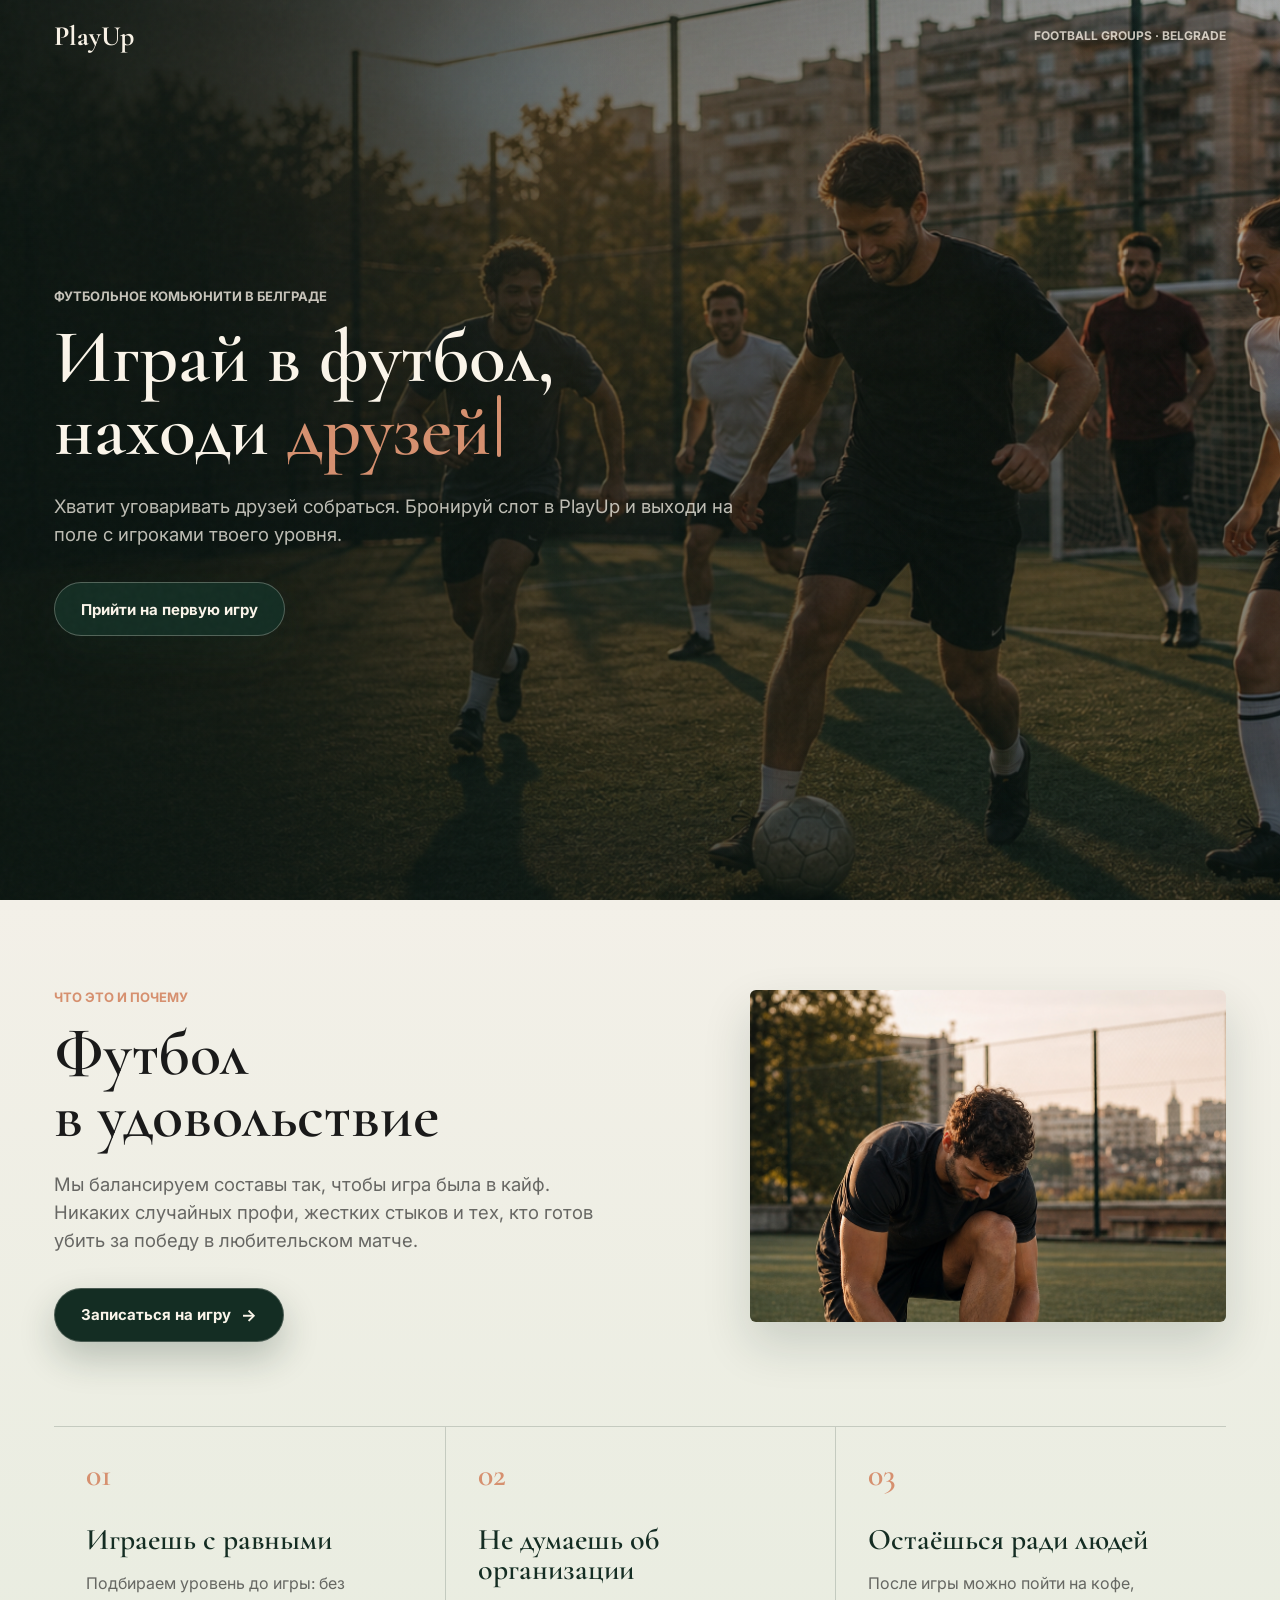
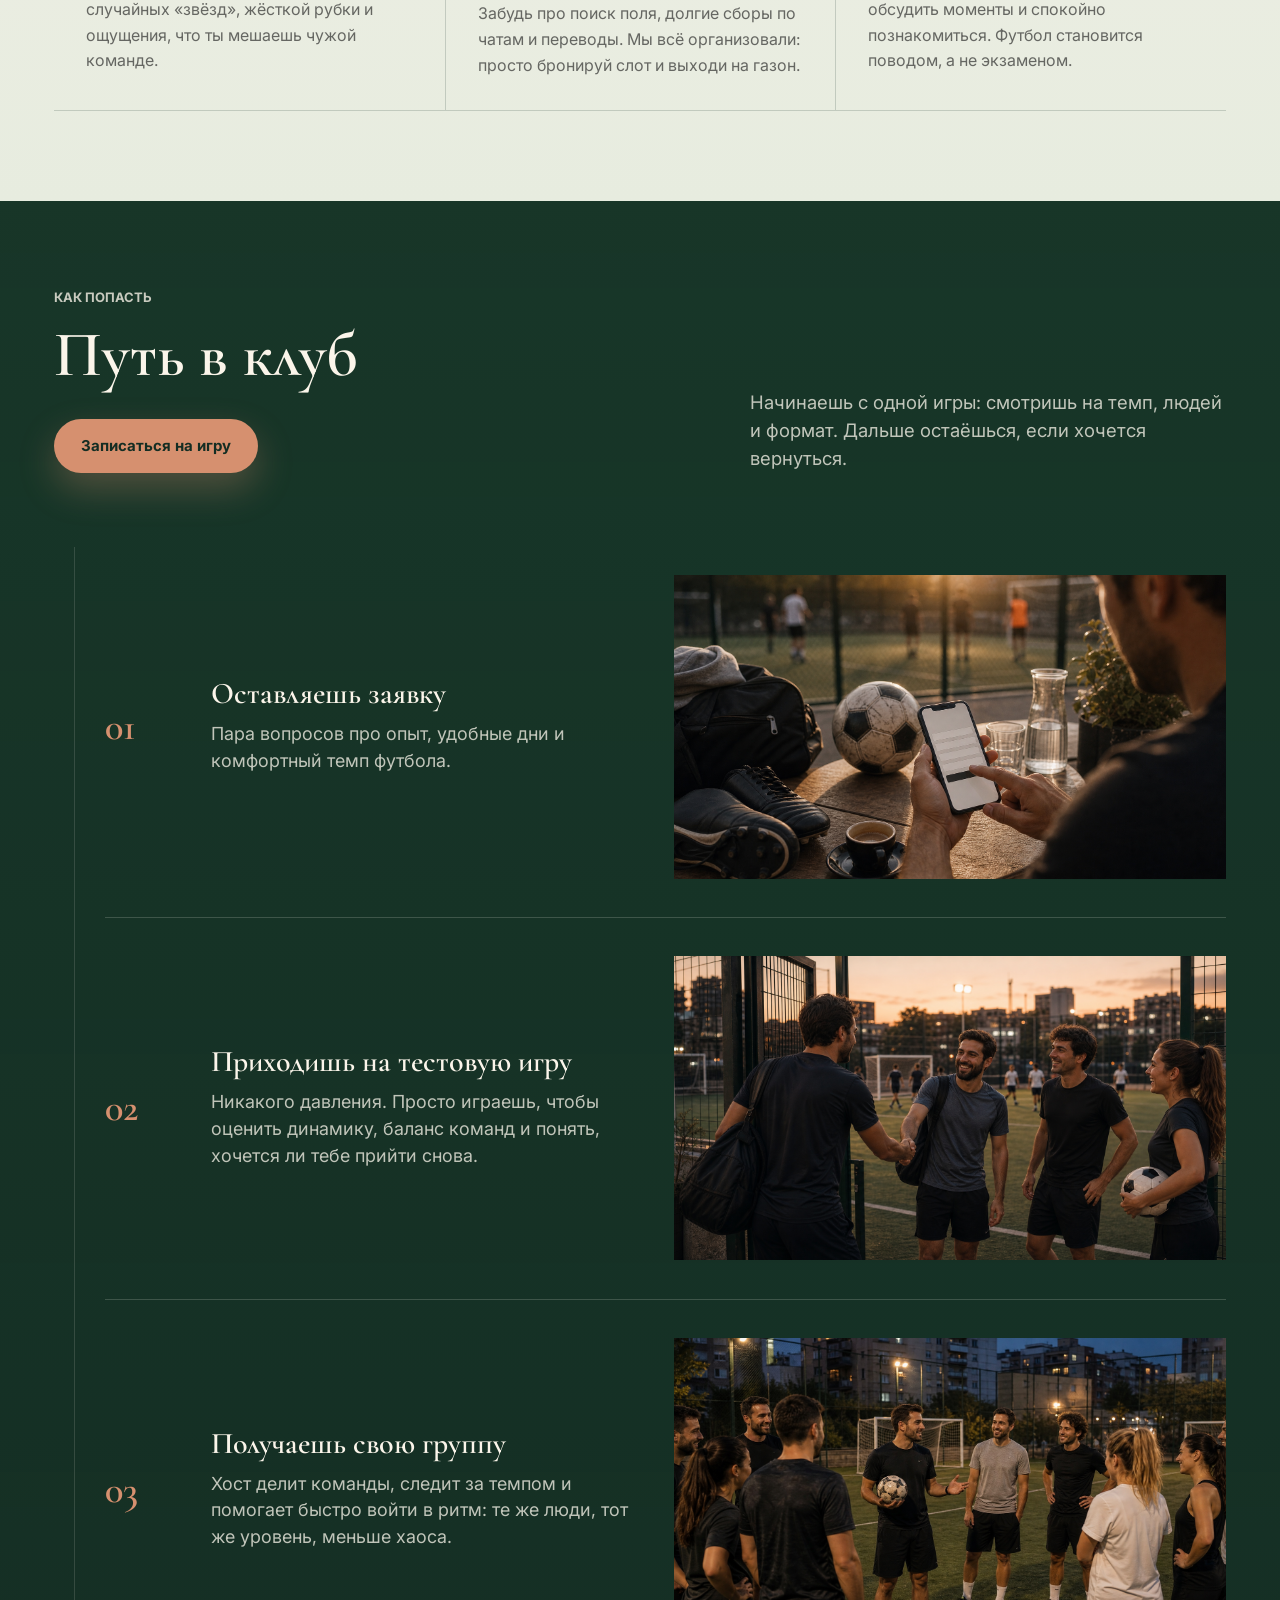
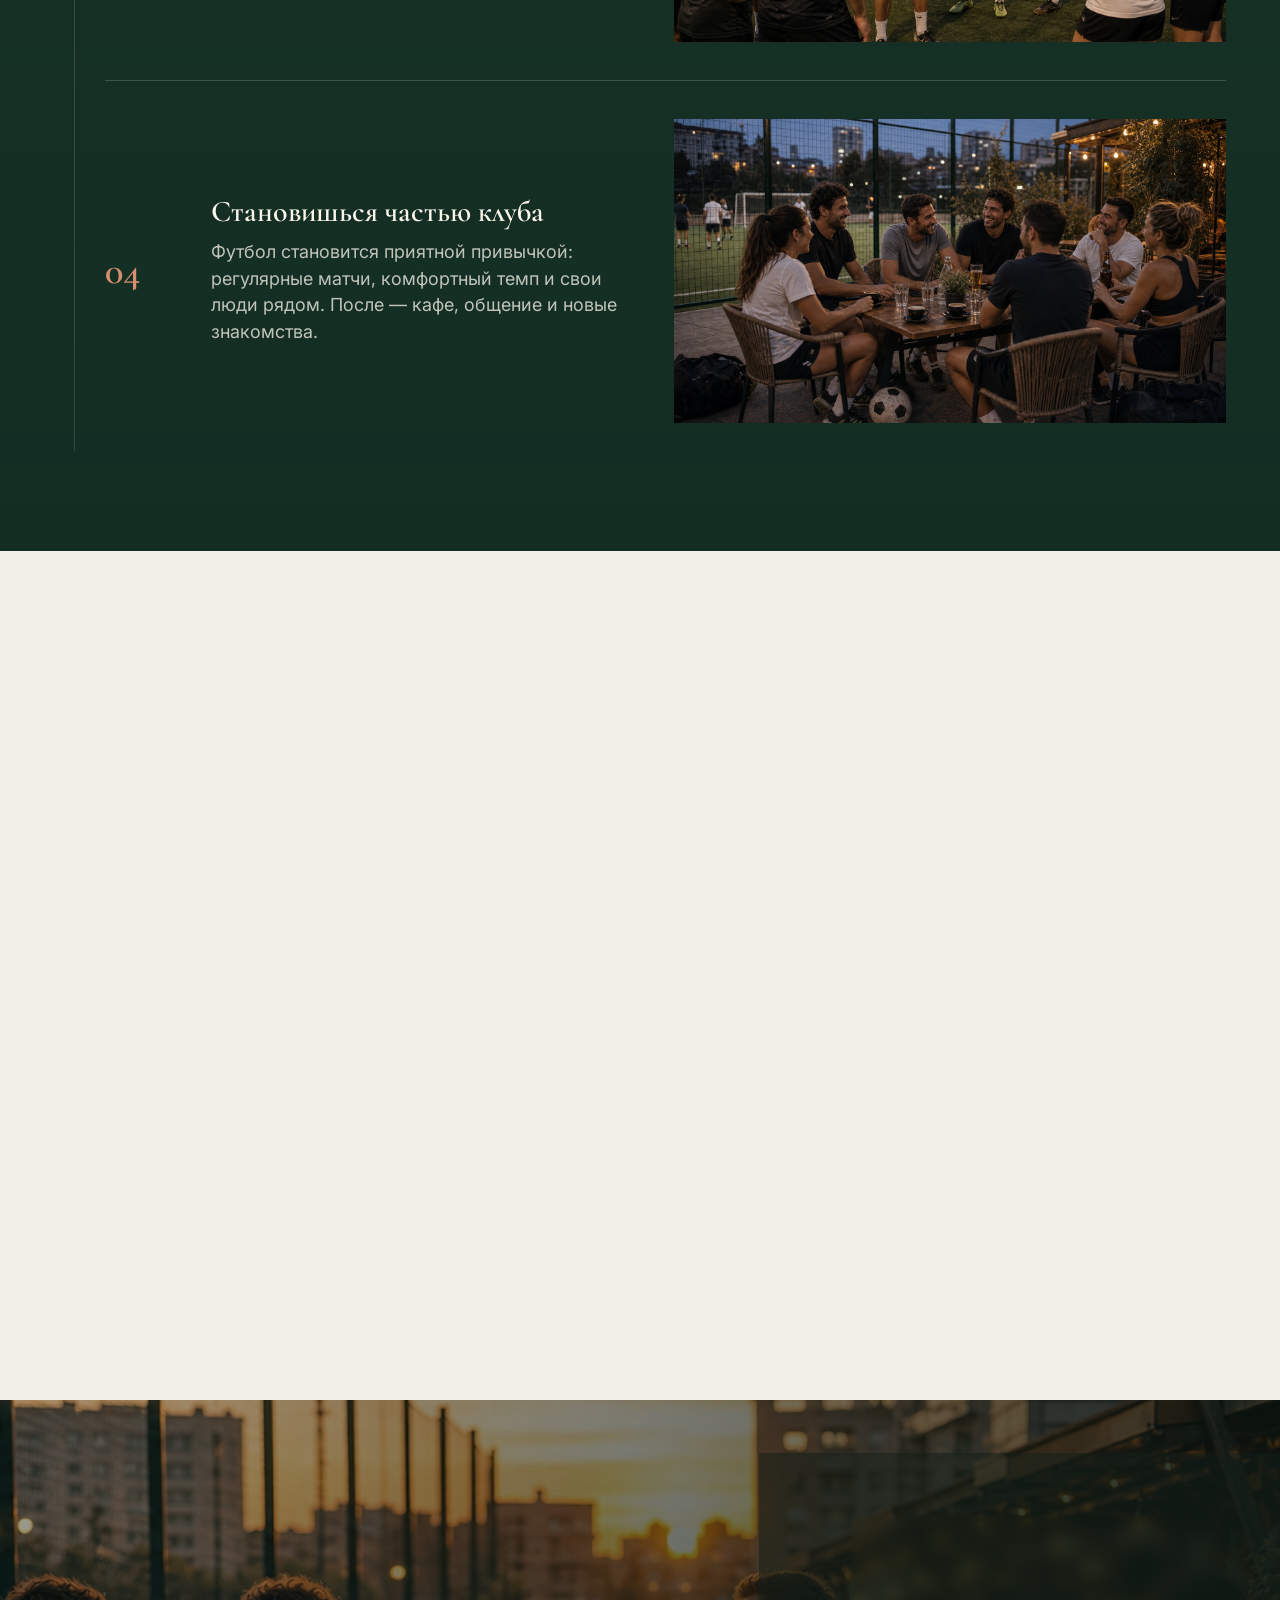
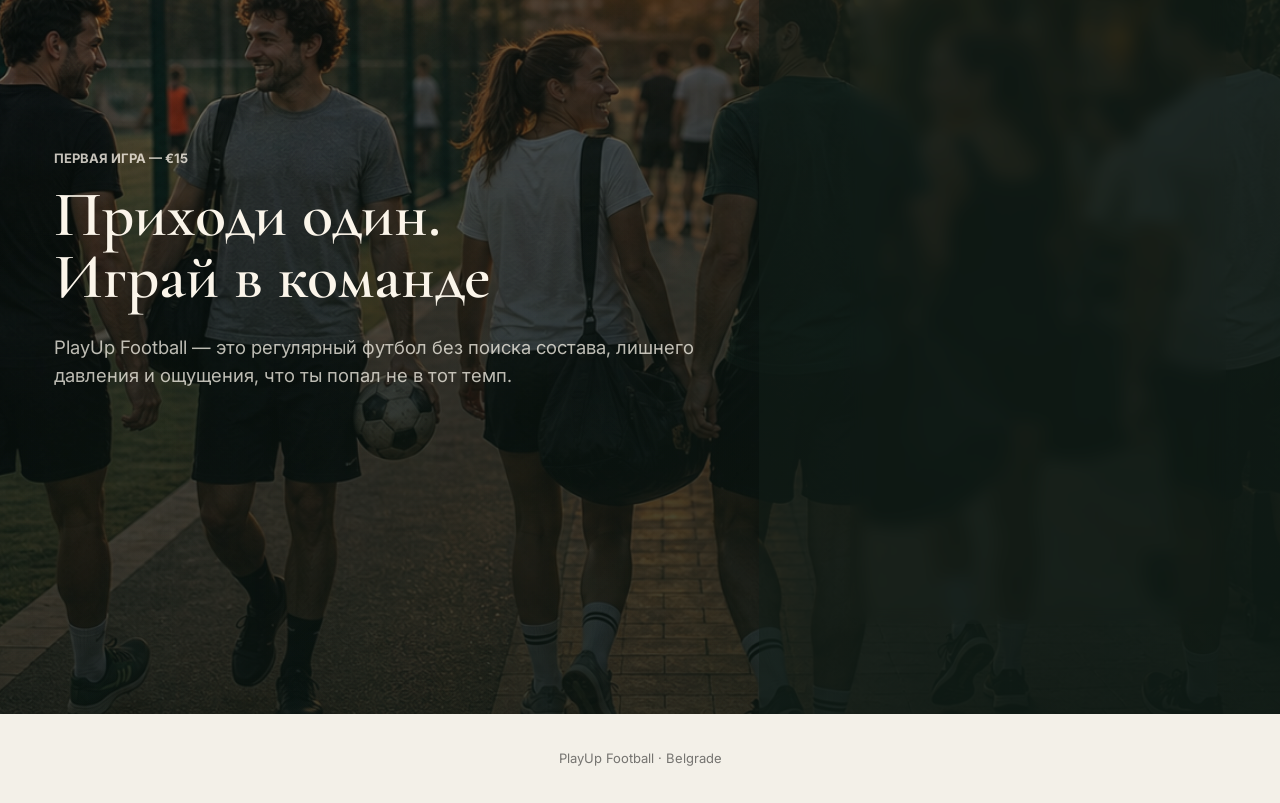
<file: football.html>
<!doctype html>
<html lang="ru">
  <head>
    <meta charset="UTF-8" />
    <meta name="viewport" content="width=device-width, initial-scale=1.0" />
    <meta
      name="description"
      content="PlayUp Football — футбольное комьюнити в Белграде: равный уровень, собранный состав, поле забронировано и отличная компания после игры."
    />
    <title>PlayUp Football — клуб любительского футбола в Белграде</title>
    <link rel="preconnect" href="https://fonts.googleapis.com" />
    <link rel="preconnect" href="https://fonts.gstatic.com" crossorigin />
    <link
      href="https://fonts.googleapis.com/css2?family=Cormorant+Garamond:wght@500;600;700&family=Inter:wght@400;500;600;700&display=swap"
      rel="stylesheet"
    />
    <link rel="stylesheet" href="football.css?v=20260612-unify" />
    <link rel="stylesheet" href="club-life.css?v=20260612-clubcss" />
  </head>
  <body>
    <header class="topbar" aria-label="PlayUp">
      <a class="brand" href="#top" aria-label="PlayUp, перейти к началу"
        >PlayUp</a
      >
      <span class="topbar__place">Football Groups · Belgrade</span>
    </header>

    <main id="top">
      <section class="cover hero section-dark" aria-labelledby="hero-title">
        <div class="cover__media parallax-frame" data-parallax="0.08">
          <img
            src="assets/images/football-hero.png"
            alt="Смешанная футбольная группа играет на городском поле в Белграде на закате"
          />
        </div>
        <div class="cover__shade" aria-hidden="true"></div>

        <div class="container cover__grid">
          <div class="cover__copy">
            <p class="eyebrow reveal">Футбольное комьюнити в Белграде</p>
            <h1 id="hero-title" class="hero-title">
              <span class="title-line">Играй в футбол,</span>
              <span class="title-line"
                >находи
                <span class="title-rotate"
                  ><span class="title-rotate__word" data-rotate>своих</span
                  ><span
                    class="title-rotate__caret"
                    aria-hidden="true"
                  ></span></span
              ></span>
            </h1>
            <p class="cover__lead reveal" data-delay="180">
              Хватит уговаривать друзей собраться. Бронируй слот в PlayUp и
              выходи на поле с игроками твоего уровня.
            </p>
            <div class="cover__action reveal" data-delay="300">
              <a class="button" href="#final">Прийти на первую игру</a>
            </div>
          </div>
        </div>
      </section>

      <section class="section essence" aria-labelledby="essence-title">
        <div class="container grid">
          <div class="section-copy section-copy--wide">
            <p class="eyebrow eyebrow--brass reveal">ЧТО ЭТО И ПОЧЕМУ</p>
            <h2 id="essence-title" class="section-title reveal">
              Футбол<br />
              в удовольствие
            </h2>
            <p class="section-lead reveal" data-delay="120">
              Мы балансируем составы так, чтобы игра была в кайф. Никаких
              случайных профи, жестких стыков и тех, кто готов убить за победу в
              любительском матче.
            </p>
            <div class="copy-cta reveal" data-delay="220">
              <a class="button" href="#final"
                >Записаться на игру<span
                  class="button__arrow"
                  aria-hidden="true"
                  >→</span
                ></a
              >
            </div>
          </div>

          <figure
            class="essay-photo reveal parallax-frame"
            data-parallax="0.05"
          >
            <img
              src="assets/images/football-essence.png"
              alt="Игрок завязывает бутсы рядом с футбольным мячом перед игрой"
            />
          </figure>

          <div
            class="feature-row"
            aria-label="Главные принципы PlayUp Football"
          >
            <article class="feature reveal" data-delay="0">
              <span class="feature__number">01</span>
              <h3>Играешь с равными</h3>
              <p>
                Подбираем уровень до игры: без случайных «звёзд», жёсткой рубки
                и ощущения, что ты мешаешь чужой команде.
              </p>
            </article>
            <article class="feature reveal" data-delay="110">
              <span class="feature__number">02</span>
              <h3>Не думаешь об организации</h3>
              <p>
                Забудь про поиск поля, долгие сборы по чатам и переводы. Мы всё
                организовали: просто бронируй слот и выходи на газон.
              </p>
            </article>
            <article class="feature reveal" data-delay="220">
              <span class="feature__number">03</span>
              <h3>Остаёшься ради людей</h3>
              <p>
                После игры можно пойти на кофе, обсудить моменты и спокойно
                познакомиться. Футбол становится поводом, а не экзаменом.
              </p>
            </article>
          </div>
        </div>
      </section>

      <section class="section how section-dark" aria-labelledby="how-title">
        <div class="container">
          <div class="section-head grid">
            <div class="section-copy">
              <p class="eyebrow reveal">КАК ПОПАСТЬ</p>
              <h2 id="how-title" class="section-title reveal">Путь в клуб</h2>
              <div class="copy-cta reveal" data-delay="200">
                <a class="button button--accent" href="#final"
                  >Записаться на игру</a
                >
              </div>
            </div>
            <p class="section-lead section-lead--dark reveal" data-delay="120">
              Начинаешь с одной игры: смотришь на темп, людей и формат. Дальше
              остаёшься, если хочется вернуться.
            </p>
          </div>

          <div class="steps" data-steps>
            <div class="steps__line" aria-hidden="true"><span></span></div>
            <article class="step reveal" data-step>
              <div class="step__number">01</div>
              <div class="step__body">
                <h3>Оставляешь заявку</h3>
                <p>
                  Пара вопросов про опыт, удобные дни и комфортный темп футбола.
                </p>
              </div>
              <figure class="step__photo">
                <img
                  src="assets/images/football-application.png"
                  alt="Человек оставляет заявку на телефоне рядом с футбольным мячом и бутсами"
                />
              </figure>
            </article>
            <article class="step reveal" data-step>
              <div class="step__number">02</div>
              <div class="step__body">
                <h3>Приходишь на тестовую игру</h3>
                <p>
                  Никакого давления. Просто играешь, чтобы оценить динамику,
                  баланс команд и понять, хочется ли тебе прийти снова.
                </p>
              </div>
              <figure class="step__photo">
                <img
                  src="assets/images/football-arrival.png"
                  alt="Новичка встречают у калитки городского футбольного поля"
                />
              </figure>
            </article>
            <article class="step reveal" data-step>
              <div class="step__number">03</div>
              <div class="step__body">
                <h3>Получаешь свою группу</h3>
                <p>
                  Хост делит команды, следит за темпом и помогает быстро войти в
                  ритм: те же люди, тот же уровень, меньше хаоса.
                </p>
              </div>
              <figure class="step__photo">
                <img
                  src="assets/images/football-team-circle.png"
                  alt="Смешанная футбольная группа стоит в кругу перед игрой и слушает хоста"
                />
              </figure>
            </article>
            <article class="step reveal" data-step>
              <div class="step__number">04</div>
              <div class="step__body">
                <h3>Становишься частью клуба</h3>
                <p>
                  Футбол становится приятной привычкой: регулярные матчи,
                  комфортный темп и свои люди рядом. После — кафе, общение и
                  новые знакомства.
                </p>
              </div>
              <figure class="step__photo">
                <img
                  src="assets/images/football-cafe-after.png"
                  alt="Футбольная группа общается за столом кафе после игры рядом с полем"
                />
              </figure>
            </article>
          </div>
        </div>
      </section>

      <section class="section club-life" aria-labelledby="life-title">
        <div class="container">
          <div class="life-note reveal">
            <h2 id="life-title">Врывайся, когда есть настроение</h2>
            <p>
              Свободный выходной? <br />
              Бронируй слот и отдыхай с нами
            </p>
          </div>

          <div class="masonry" aria-label="Жизнь клуба">
            <button
              class="masonry__item masonry__item--run reveal parallax-frame"
              type="button"
              aria-haspopup="dialog"
              data-activity="run"
              data-parallax="0.04"
            >
              <img
                src="assets/images/club-run.jpg"
                alt="Участники клуба бегут вдоль реки утром"
              />
              <span class="masonry__caption">
                <span>Воскресный бег по набережной</span>
              </span>
            </button>
            <button
              class="masonry__item masonry__item--saturday reveal parallax-frame"
              type="button"
              aria-haspopup="dialog"
              data-activity="saturday"
              data-parallax="0.08"
            >
              <img
                src="assets/images/club-saturday-v2.png"
                alt="Дневная субботняя тусовка клуба в кофейне с DJ, танцами, кофе и лимонадами"
              />
              <span class="masonry__caption">
                <span>Тусовки в субботу</span>
              </span>
            </button>
            <button
              class="masonry__item masonry__item--stretch reveal parallax-frame"
              type="button"
              aria-haspopup="dialog"
              data-activity="stretch"
              data-parallax="0.05"
            >
              <img
                src="assets/images/club-stretch-park.png"
                alt="Участники клуба делают растяжку в парке после спорта"
              />
              <span class="masonry__caption">
                <span>Растяжка в парке</span>
              </span>
            </button>
            <button
              class="masonry__item masonry__item--recovery reveal parallax-frame"
              type="button"
              aria-haspopup="dialog"
              data-activity="recovery"
              data-parallax="0.06"
            >
              <img
                src="assets/images/club-recovery-spa.png"
                alt="Спортивные участники клуба отдыхают в джакузи и хаммаме после нагрузки"
              />
              <span class="masonry__caption">
                <span>Рекавери</span>
              </span>
            </button>
          </div>
        </div>
      </section>

      <div class="activity-modal" data-activity-modal hidden>
        <button
          class="activity-modal__backdrop"
          type="button"
          data-activity-close
          aria-label="Закрыть"
        ></button>
        <section
          class="activity-modal__panel"
          role="dialog"
          aria-modal="true"
          aria-labelledby="activity-modal-title"
          aria-describedby="activity-modal-text"
        >
          <button
            class="activity-modal__close"
            type="button"
            data-activity-close
            aria-label="Закрыть"
          >
            <span aria-hidden="true"></span>
          </button>
          <figure class="activity-modal__media">
            <img data-activity-image src="assets/images/club-run.jpg" alt="" />
          </figure>
          <div class="activity-modal__content">
            <p class="activity-modal__eyebrow" data-activity-kicker></p>
            <h2 id="activity-modal-title" data-activity-title></h2>
            <p class="activity-modal__lead" data-activity-lead></p>
            <div
              id="activity-modal-text"
              class="activity-modal__text"
              data-activity-text
            ></div>
            <dl class="activity-modal__facts" data-activity-facts></dl>
          </div>
        </section>
      </div>

      <section
        class="cover final-cta section-dark"
        id="final"
        aria-labelledby="final-title"
      >
        <div class="cover__media parallax-frame" data-parallax="0.07">
          <img
            src="assets/images/football-final.png"
            alt="Футбольная группа после игры идёт вместе к кафе на закате"
          />
        </div>
        <div class="cover__shade cover__shade--final" aria-hidden="true"></div>

        <div class="container final-grid">
          <div class="final-copy">
            <p class="eyebrow reveal">ПЕРВАЯ ИГРА — €15</p>
            <h2 id="final-title" class="final-title reveal">
              Приходи один.<br />
              Играй в команде
            </h2>
            <p class="cover__lead reveal" data-delay="120">
              PlayUp Football — это регулярный футбол без поиска состава,
              лишнего давления и ощущения, что ты попал не в тот темп.
            </p>
          </div>

          <div
            class="price-panel signup-panel reveal"
            data-delay="220"
            aria-label="Форма записи"
          >
            <div class="signup-panel__trial">
              <span class="price-panel__label">Разовая игра</span>
              <strong>€15</strong>
              <p>
                Играй разово в группе своего уровня, чтобы прочувствовать
                формат.
              </p>
            </div>

            <div
              class="signup-panel__membership"
              aria-label="Community подписка"
            >
              <div>
                <span class="price-panel__label">Community подписка</span>
                <strong>€100/мес</strong>
                <span class="signup-panel__badge">Скоро</span>
              </div>
              <p>2 футбол-слота в неделю + кафе после игры</p>
              <ul class="signup-panel__features">
                <li>Воскресные пробежки и растяжка</li>
                <li>Субботняя тусовка клуба</li>
                <li>Нетворк и новые знакомства</li>
              </ul>
            </div>

            <form class="signup-form" aria-label="Оставить Telegram">
              <label for="telegram">Оставить Telegram</label>
              <input
                id="telegram"
                name="telegram"
                type="text"
                inputmode="text"
                autocomplete="off"
                placeholder="@username"
              />
              <button class="button" type="submit">Записаться на игру</button>
              <p
                class="signup-form__status"
                role="status"
                aria-live="polite"
                hidden
              ></p>
            </form>
          </div>
        </div>
      </section>
    </main>

    <footer class="footer">
      <p>PlayUp Football · Belgrade</p>
    </footer>

    <script src="club-life.js?v=20260612-clublife"></script>
    <script src="football.js?v=20260611-parity"></script>
  </body>
</html>
</file>
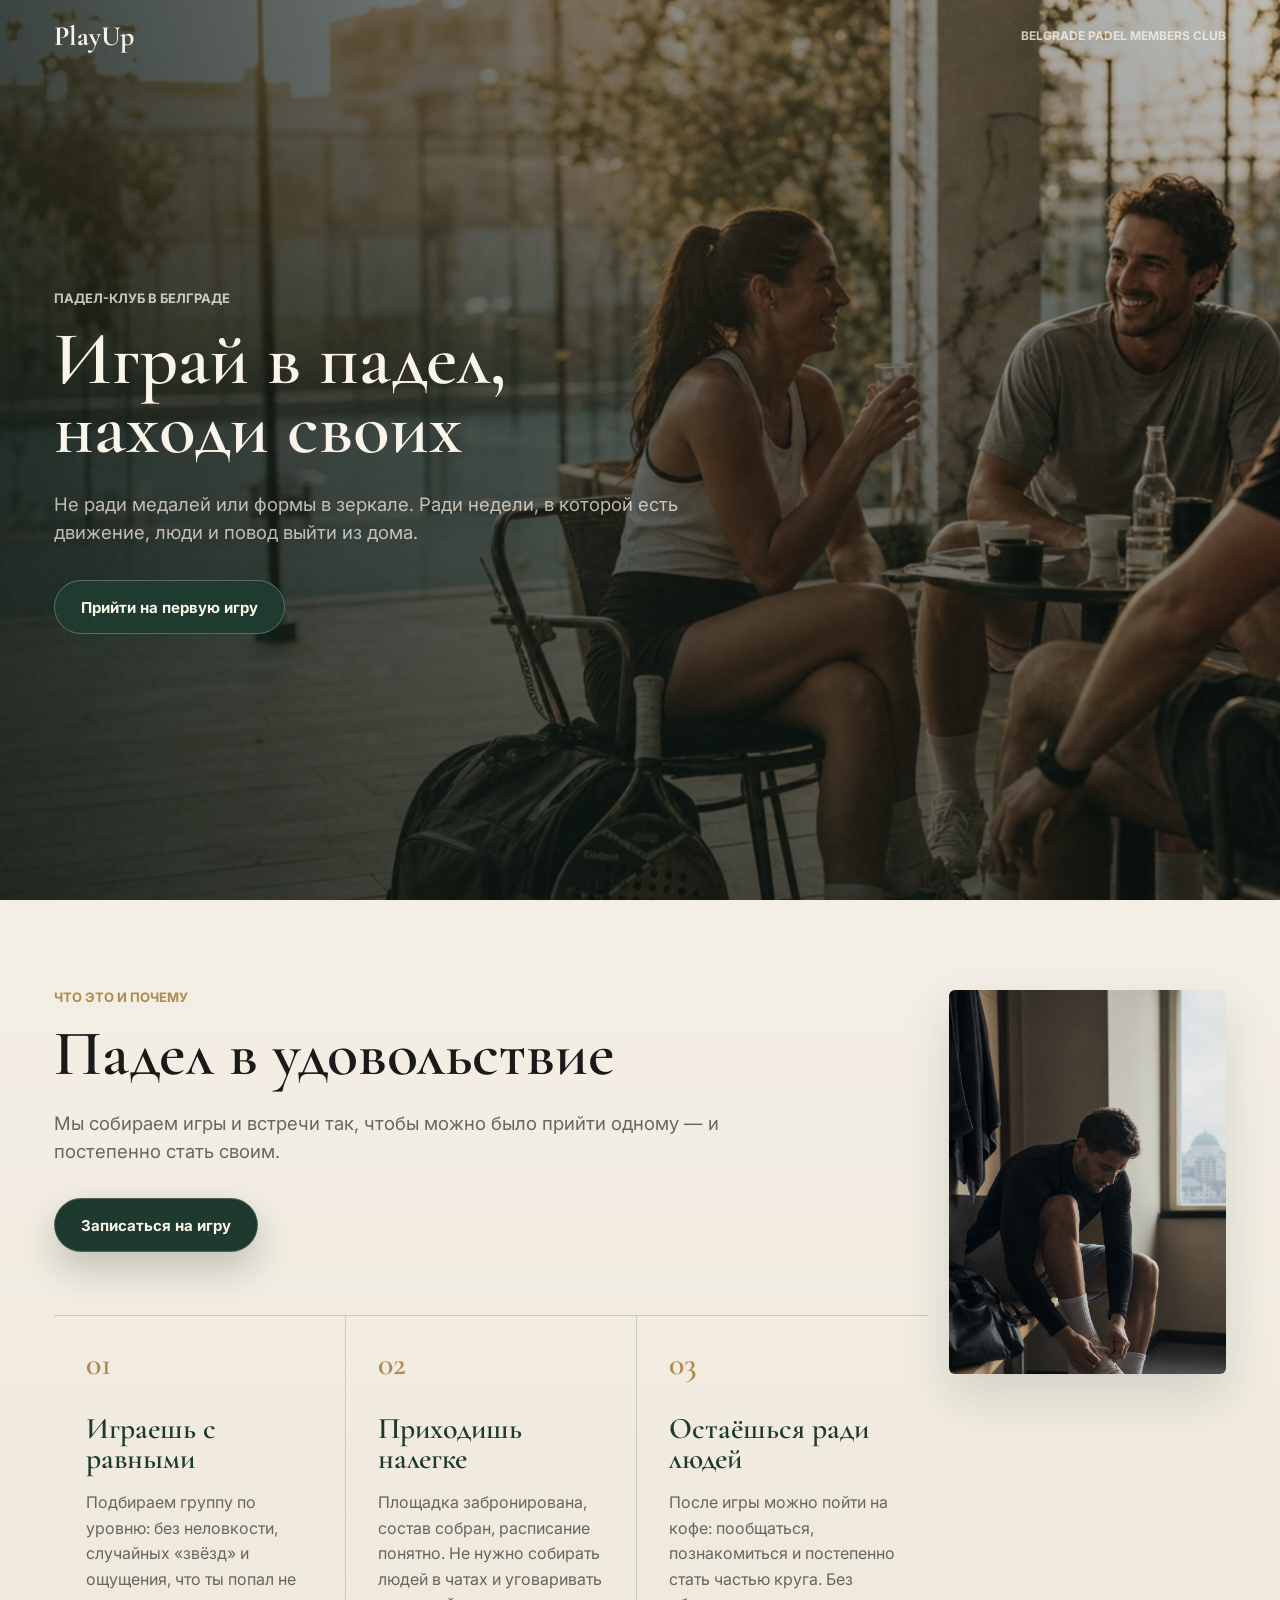
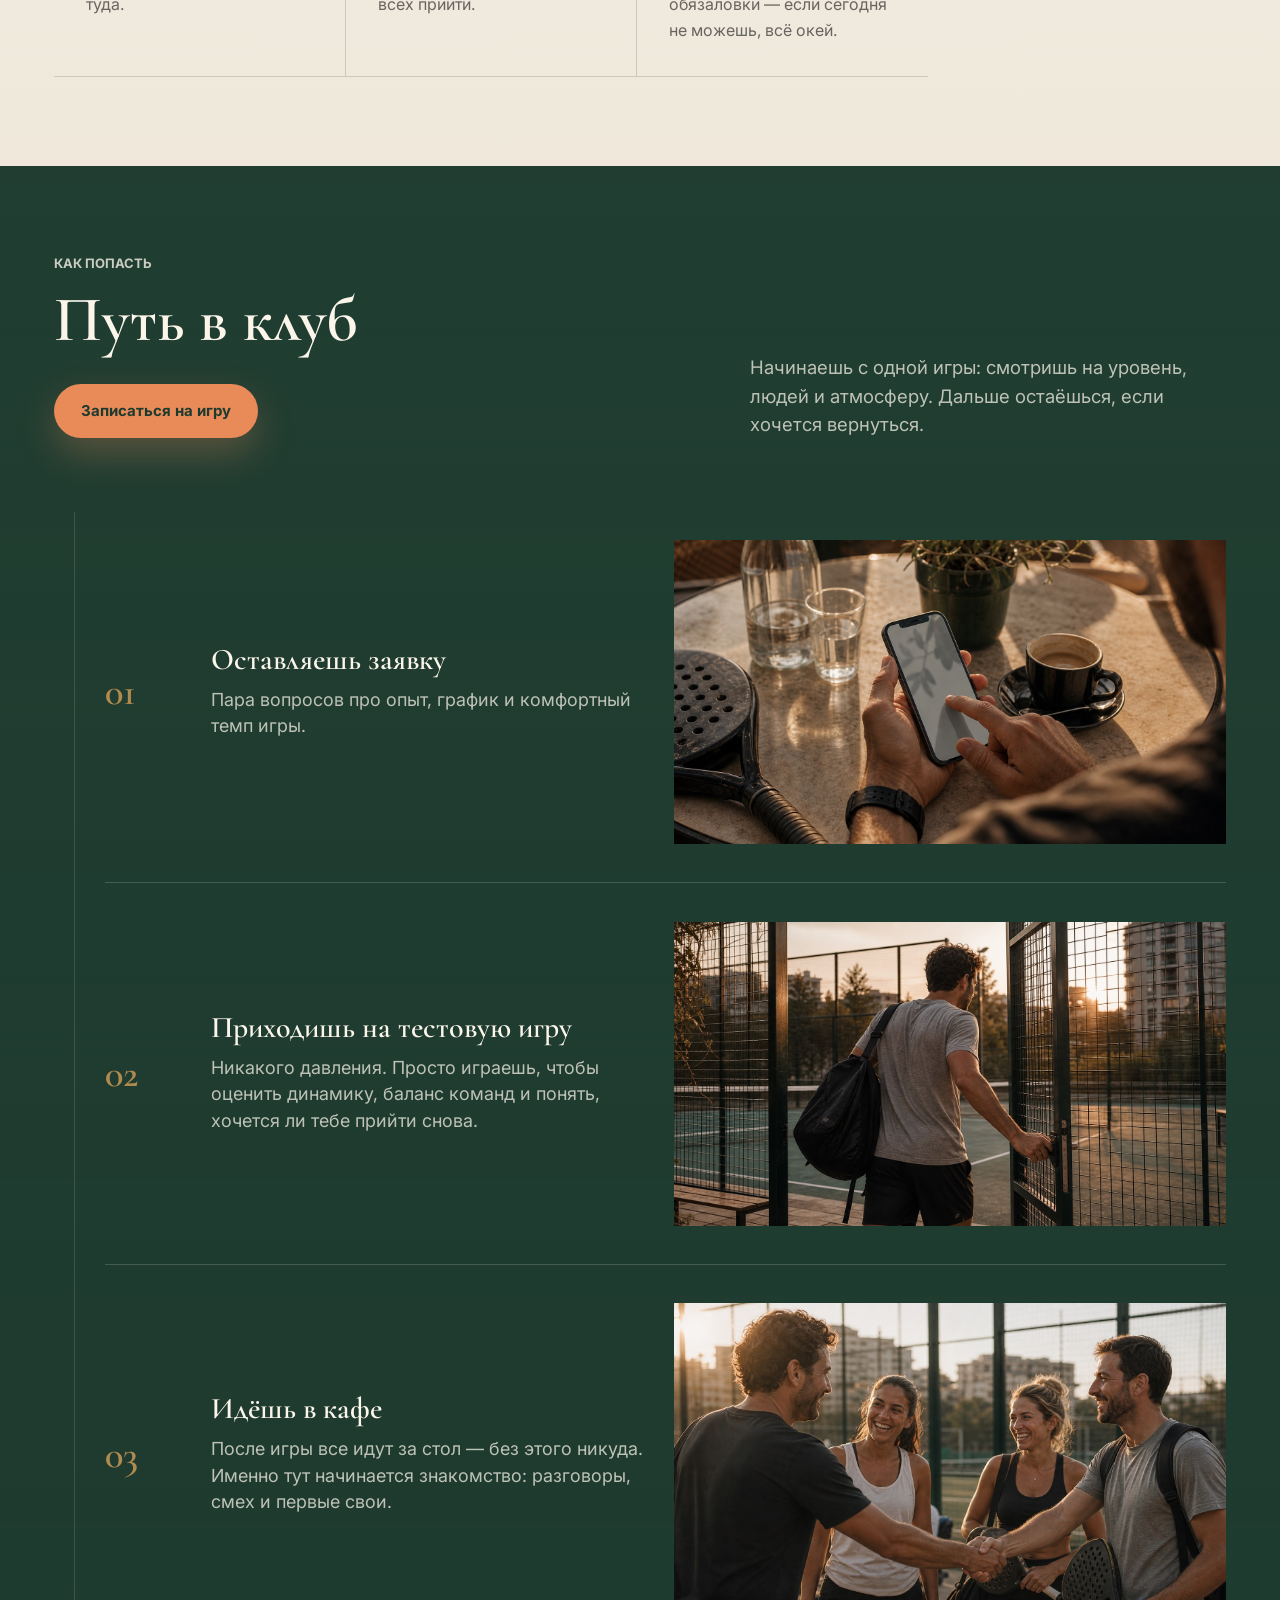
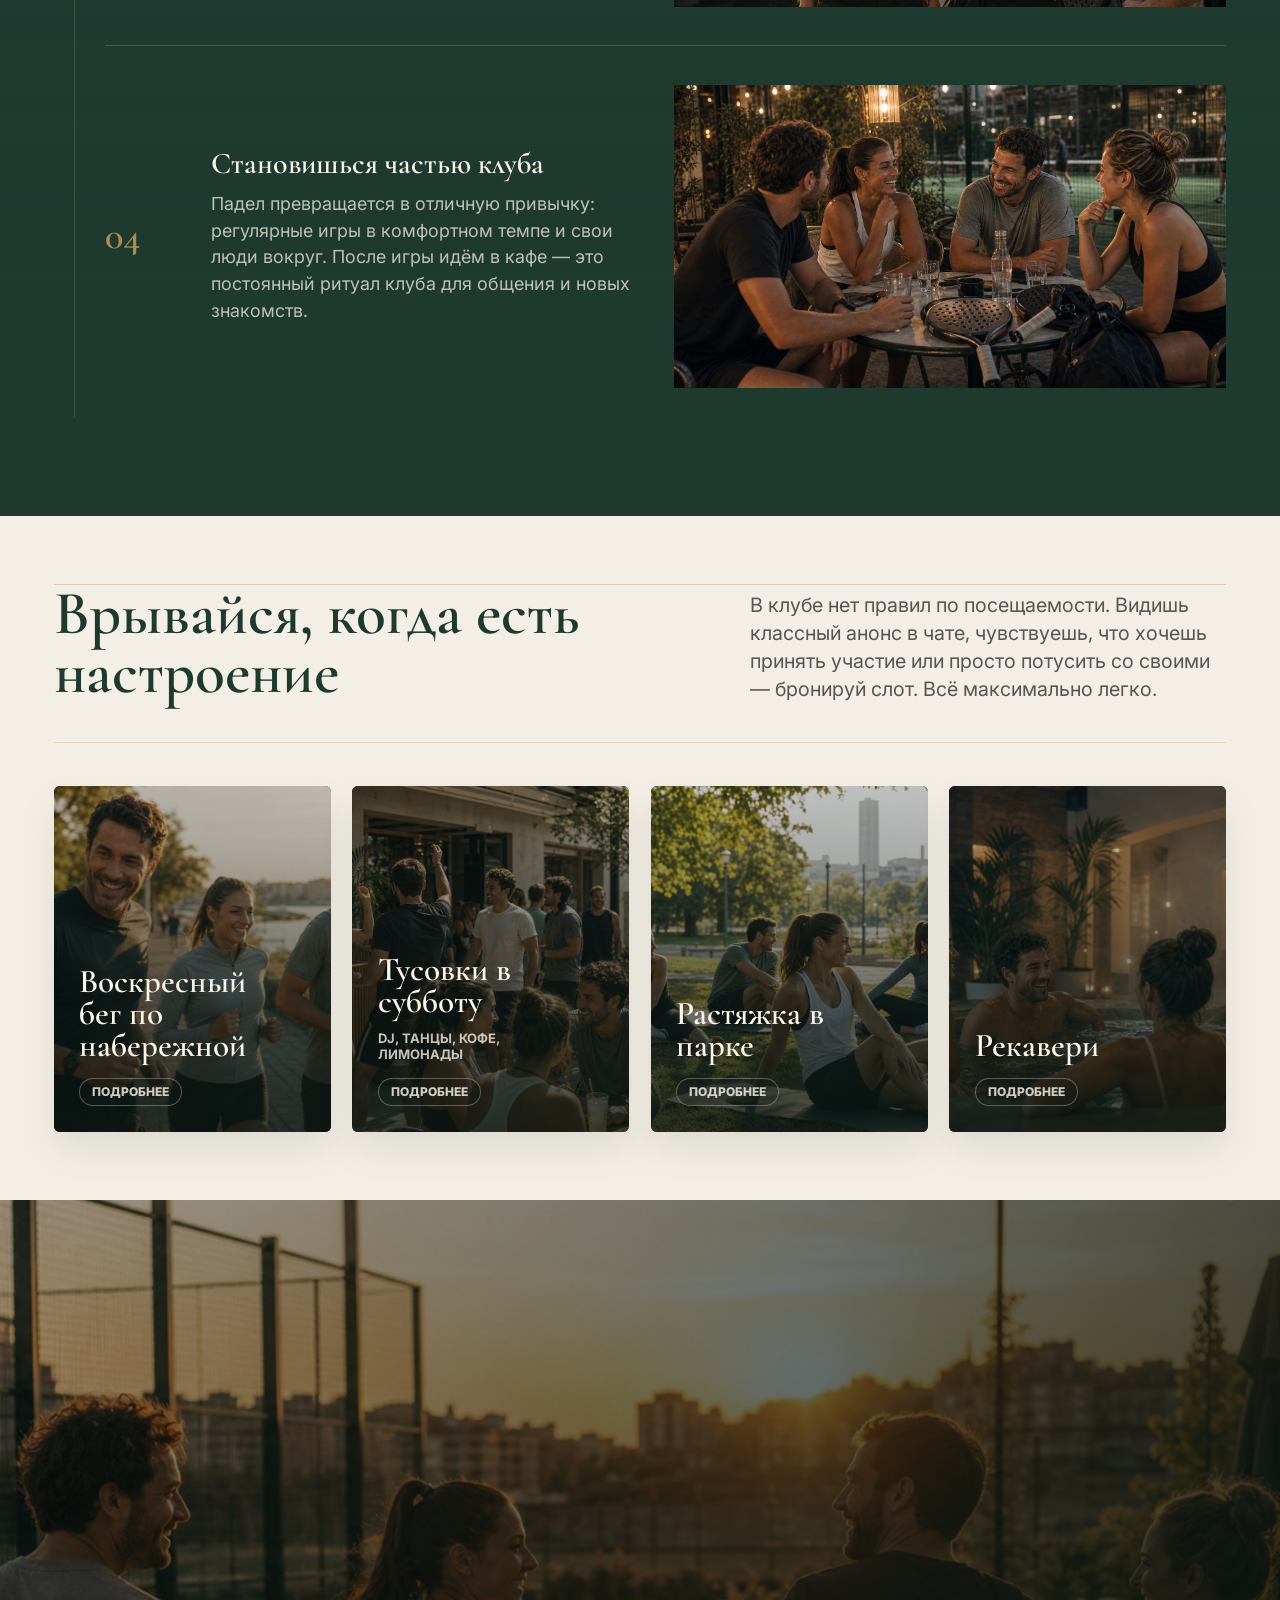
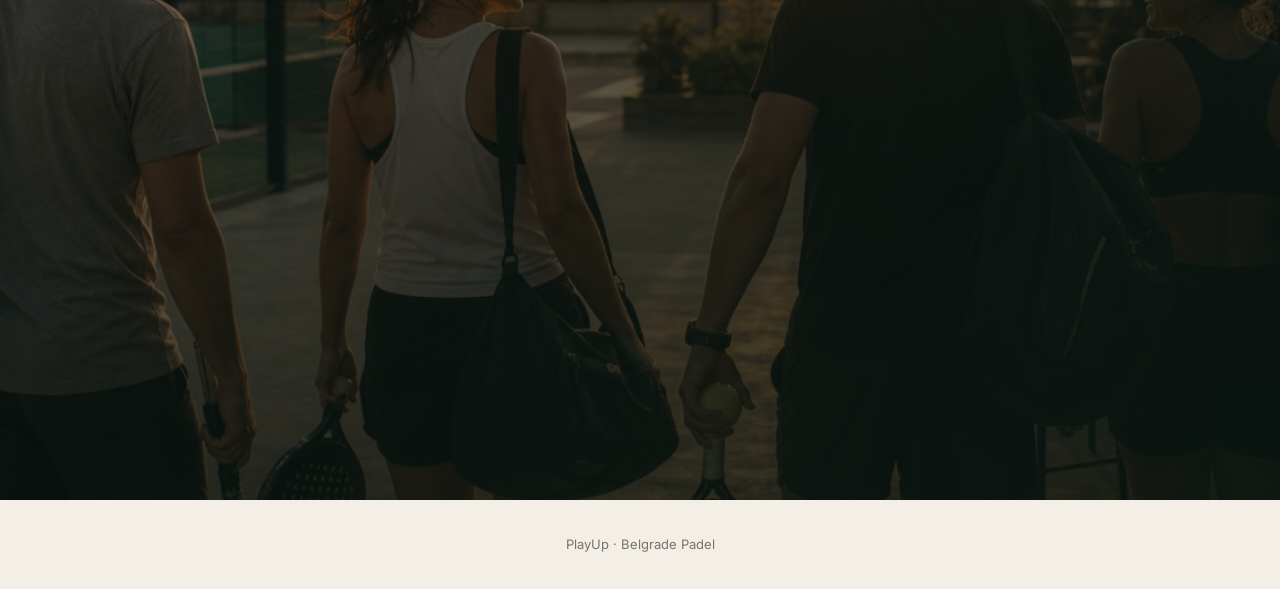
<file: general.html>
<!doctype html>
<html lang="ru">
  <head>
    <meta charset="UTF-8" />
    <meta name="viewport" content="width=device-width, initial-scale=1.0" />
    <meta
      name="description"
      content="PlayUp — место в Белграде, где спорт становится частью жизни: движение, люди и своё коммьюнити в городе."
    />
    <title>PlayUp — падел-клуб в Белграде</title>
    <link rel="preconnect" href="https://fonts.googleapis.com" />
    <link rel="preconnect" href="https://fonts.gstatic.com" crossorigin />
    <link
      href="https://fonts.googleapis.com/css2?family=Cormorant+Garamond:wght@500;600;700&family=Inter:wght@400;500;600;700&display=swap"
      rel="stylesheet"
    />
    <link rel="stylesheet" href="general.css?v=20260607-restored" />
  </head>
  <body>
    <header class="topbar" aria-label="PlayUp">
      <a class="brand" href="#top" aria-label="PlayUp, перейти к началу">PlayUp</a>
      <span class="topbar__place">Belgrade Padel Members Club</span>
    </header>

    <main id="top">
      <section class="cover hero section-dark" aria-labelledby="hero-title">
        <div class="cover__media parallax-frame" data-parallax="0.08">
          <img src="assets/images/hero.jpg" alt="Компания после падела сидит за столом у корта на закате" />
        </div>
        <div class="cover__shade" aria-hidden="true"></div>

        <div class="container cover__grid">
          <div class="cover__copy">
            <p class="eyebrow reveal">Падел-клуб в Белграде</p>
            <h1 id="hero-title" class="hero-title">
              <span class="title-line">Играй в падел,</span>
              <span class="title-line">находи своих</span>
            </h1>
            <p class="cover__lead reveal" data-delay="180">
              Не ради медалей или формы в зеркале. Ради недели, в которой есть движение, люди
              и повод выйти из дома.
            </p>
            <div class="cover__action reveal" data-delay="300">
              <a class="button" href="#final">Прийти на первую игру</a>
            </div>
          </div>
        </div>
      </section>

      <section class="section essence" aria-labelledby="essence-title">
        <div class="container grid">
          <div class="section-copy section-copy--wide">
            <p class="eyebrow eyebrow--brass reveal">ЧТО ЭТО И ПОЧЕМУ</p>
            <h2 id="essence-title" class="section-title reveal">
              Падел в удовольствие
            </h2>
            <p class="section-lead reveal" data-delay="120">
              Мы собираем игры и встречи так, чтобы можно было прийти одному —
              и постепенно стать своим.
            </p>
            <div class="copy-cta reveal" data-delay="220">
              <a class="button" href="#final">Записаться на игру</a>
            </div>
          </div>

          <figure class="essay-photo reveal parallax-frame" data-parallax="0.05">
            <img src="assets/images/tension.jpg" alt="Игрок завязывает кроссовок перед первой игрой" />
          </figure>

          <div class="feature-row" aria-label="Главные принципы PlayUp">
            <article class="feature reveal" data-delay="0">
              <span class="feature__number">01</span>
              <h3>Играешь с равными</h3>
              <p>
                Подбираем группу по уровню: без неловкости, случайных «звёзд» и ощущения,
                что ты попал не туда.
              </p>
            </article>
            <article class="feature reveal" data-delay="110">
              <span class="feature__number">02</span>
              <h3>Приходишь налегке</h3>
              <p>
                Площадка забронирована, состав собран, расписание понятно. Не нужно собирать
                людей в чатах и уговаривать всех прийти.
              </p>
            </article>
            <article class="feature reveal" data-delay="220">
              <span class="feature__number">03</span>
              <h3>Остаёшься ради людей</h3>
              <p>
                После игры можно пойти на кофе: пообщаться, познакомиться и постепенно стать
                частью круга. Без обязаловки — если сегодня не можешь, всё окей.
              </p>
            </article>
          </div>
        </div>
      </section>

      <section class="section how section-dark" aria-labelledby="how-title">
        <div class="container">
          <div class="section-head grid">
            <div class="section-copy">
              <p class="eyebrow reveal">КАК ПОПАСТЬ</p>
              <h2 id="how-title" class="section-title reveal">Путь в клуб</h2>
              <div class="copy-cta reveal" data-delay="200">
                <a class="button button--accent" href="#final">Записаться на игру</a>
              </div>
            </div>
            <p class="section-lead section-lead--dark reveal" data-delay="120">
              Начинаешь с одной игры: смотришь на уровень, людей и атмосферу. Дальше остаёшься,
              если хочется вернуться.
            </p>
          </div>

          <div class="steps" data-steps>
            <div class="steps__line" aria-hidden="true"><span></span></div>
            <article class="step reveal" data-step>
              <div class="step__number">01</div>
              <div class="step__body">
                <h3>Оставляешь заявку</h3>
                <p>Пара вопросов про опыт, график и комфортный темп игры.</p>
              </div>
              <figure class="step__photo">
                <img src="assets/images/step-application.jpg" alt="Рука заполняет заявку на телефоне за столом кафе" />
              </figure>
            </article>
            <article class="step reveal" data-step>
              <div class="step__number">02</div>
              <div class="step__body">
                <h3>Приходишь на тестовую игру</h3>
                <p>Никакого давления. Просто играешь, чтобы оценить динамику, баланс команд и понять, хочется ли тебе прийти снова.</p>
              </div>
              <figure class="step__photo">
                <img src="assets/images/step-arrival.jpg" alt="Человек открывает калитку падел-корта на закате" />
              </figure>
            </article>
            <article class="step reveal" data-step>
              <div class="step__number">03</div>
              <div class="step__body">
                <h3>Идёшь в кафе</h3>
                <p>После игры все идут за стол — без этого никуда. Именно тут начинается знакомство: разговоры, смех и первые свои.</p>
              </div>
              <figure class="step__photo">
                <img src="assets/images/step-group.jpg" alt="Группа игроков приветствует нового участника перед игрой" />
              </figure>
            </article>
            <article class="step reveal" data-step>
              <div class="step__number">04</div>
              <div class="step__body">
                <h3>Становишься частью клуба</h3>
                <p>
                  Падел превращается в отличную привычку: регулярные игры в комфортном темпе
                  и свои люди вокруг. После игры идём в кафе — это постоянный ритуал клуба
                  для общения и новых знакомств.
                </p>
              </div>
              <figure class="step__photo">
                <img src="assets/images/step-stay.jpg" alt="Участники клуба сидят за столом кафе после игры" />
              </figure>
            </article>
          </div>
        </div>
      </section>

      <section class="section club-life" aria-labelledby="life-title">
        <div class="container">
          <div class="life-note reveal">
            <h2 id="life-title">Врывайся, когда есть настроение</h2>
            <p>
              В клубе нет правил по посещаемости. Видишь классный анонс в чате, чувствуешь,
              что хочешь принять участие или просто потусить со своими — бронируй слот.
              Всё максимально легко.
            </p>
          </div>

          <div class="masonry" aria-label="Жизнь клуба">
            <button
              class="masonry__item masonry__item--run reveal parallax-frame"
              type="button"
              aria-haspopup="dialog"
              data-activity="run"
              data-parallax="0.04"
            >
              <img src="assets/images/club-run.jpg" alt="Участники клуба бегут вдоль реки утром" />
              <span class="masonry__caption">
                <span>Воскресный бег по набережной</span>
              </span>
            </button>
            <button
              class="masonry__item masonry__item--saturday reveal parallax-frame"
              type="button"
              aria-haspopup="dialog"
              data-activity="saturday"
              data-parallax="0.08"
            >
              <img src="assets/images/club-saturday-v2.png" alt="Дневная субботняя тусовка клуба в кофейне с DJ, танцами, кофе и лимонадами" />
              <span class="masonry__caption">
                <span>Тусовки в субботу</span>
                <small>DJ, танцы, кофе, лимонады</small>
              </span>
            </button>
            <button
              class="masonry__item masonry__item--stretch reveal parallax-frame"
              type="button"
              aria-haspopup="dialog"
              data-activity="stretch"
              data-parallax="0.05"
            >
              <img src="assets/images/club-stretch-park.png" alt="Участники клуба делают растяжку в парке после спорта" />
              <span class="masonry__caption">
                <span>Растяжка в парке</span>
              </span>
            </button>
            <button
              class="masonry__item masonry__item--recovery reveal parallax-frame"
              type="button"
              aria-haspopup="dialog"
              data-activity="recovery"
              data-parallax="0.06"
            >
              <img src="assets/images/club-recovery-spa.png" alt="Спортивные участники клуба отдыхают в джакузи и хаммаме после нагрузки" />
              <span class="masonry__caption">
                <span>Рекавери</span>
              </span>
            </button>
          </div>
        </div>
      </section>

      <div class="activity-modal" data-activity-modal hidden>
        <button class="activity-modal__backdrop" type="button" data-activity-close aria-label="Закрыть"></button>
        <section
          class="activity-modal__panel"
          role="dialog"
          aria-modal="true"
          aria-labelledby="activity-modal-title"
          aria-describedby="activity-modal-text"
        >
          <button class="activity-modal__close" type="button" data-activity-close aria-label="Закрыть">
            <span aria-hidden="true"></span>
          </button>
          <figure class="activity-modal__media">
            <img data-activity-image src="assets/images/club-run.jpg" alt="" />
          </figure>
          <div class="activity-modal__content">
            <p class="activity-modal__eyebrow" data-activity-kicker></p>
            <h2 id="activity-modal-title" data-activity-title></h2>
            <p class="activity-modal__lead" data-activity-lead></p>
            <div id="activity-modal-text" class="activity-modal__text" data-activity-text></div>
            <dl class="activity-modal__facts" data-activity-facts></dl>
          </div>
        </section>
      </div>

      <section class="cover final-cta section-dark" id="final" aria-labelledby="final-title">
        <div class="cover__media parallax-frame" data-parallax="0.07">
          <img src="assets/images/final-cta.jpg" alt="Группа после игры идёт вместе к кафе на закате" />
        </div>
        <div class="cover__shade cover__shade--final" aria-hidden="true"></div>

        <div class="container final-grid">
          <div class="final-copy">
            <p class="eyebrow reveal">ПЕРВАЯ ИГРА — €15</p>
            <h2 id="final-title" class="final-title reveal">
              Приходи один.<br />
              Уходи знакомым
            </h2>
            <p class="cover__lead reveal" data-delay="120">
              PlayUp — это место, где спорт становится поводом выйти из дома и постепенно
              найти свой круг в городе.
            </p>
          </div>

          <div class="price-panel reveal" data-delay="220" aria-label="Цена">
            <div>
              <span class="price-panel__label">Разовая первая игра</span>
              <strong>€15</strong>
            </div>
            <div>
              <span class="price-panel__label">Членство после</span>
              <strong>€100/мес</strong>
            </div>
            <p>Два падел-слота в неделю в группе твоего уровня.</p>
            <a class="button" href="#final">Прийти на первую игру</a>
          </div>
        </div>
      </section>
    </main>

    <footer class="footer">
      <p>PlayUp · Belgrade Padel</p>
    </footer>

    <script src="general.js?v=20260607-restored"></script>
  </body>
</html>
</file>
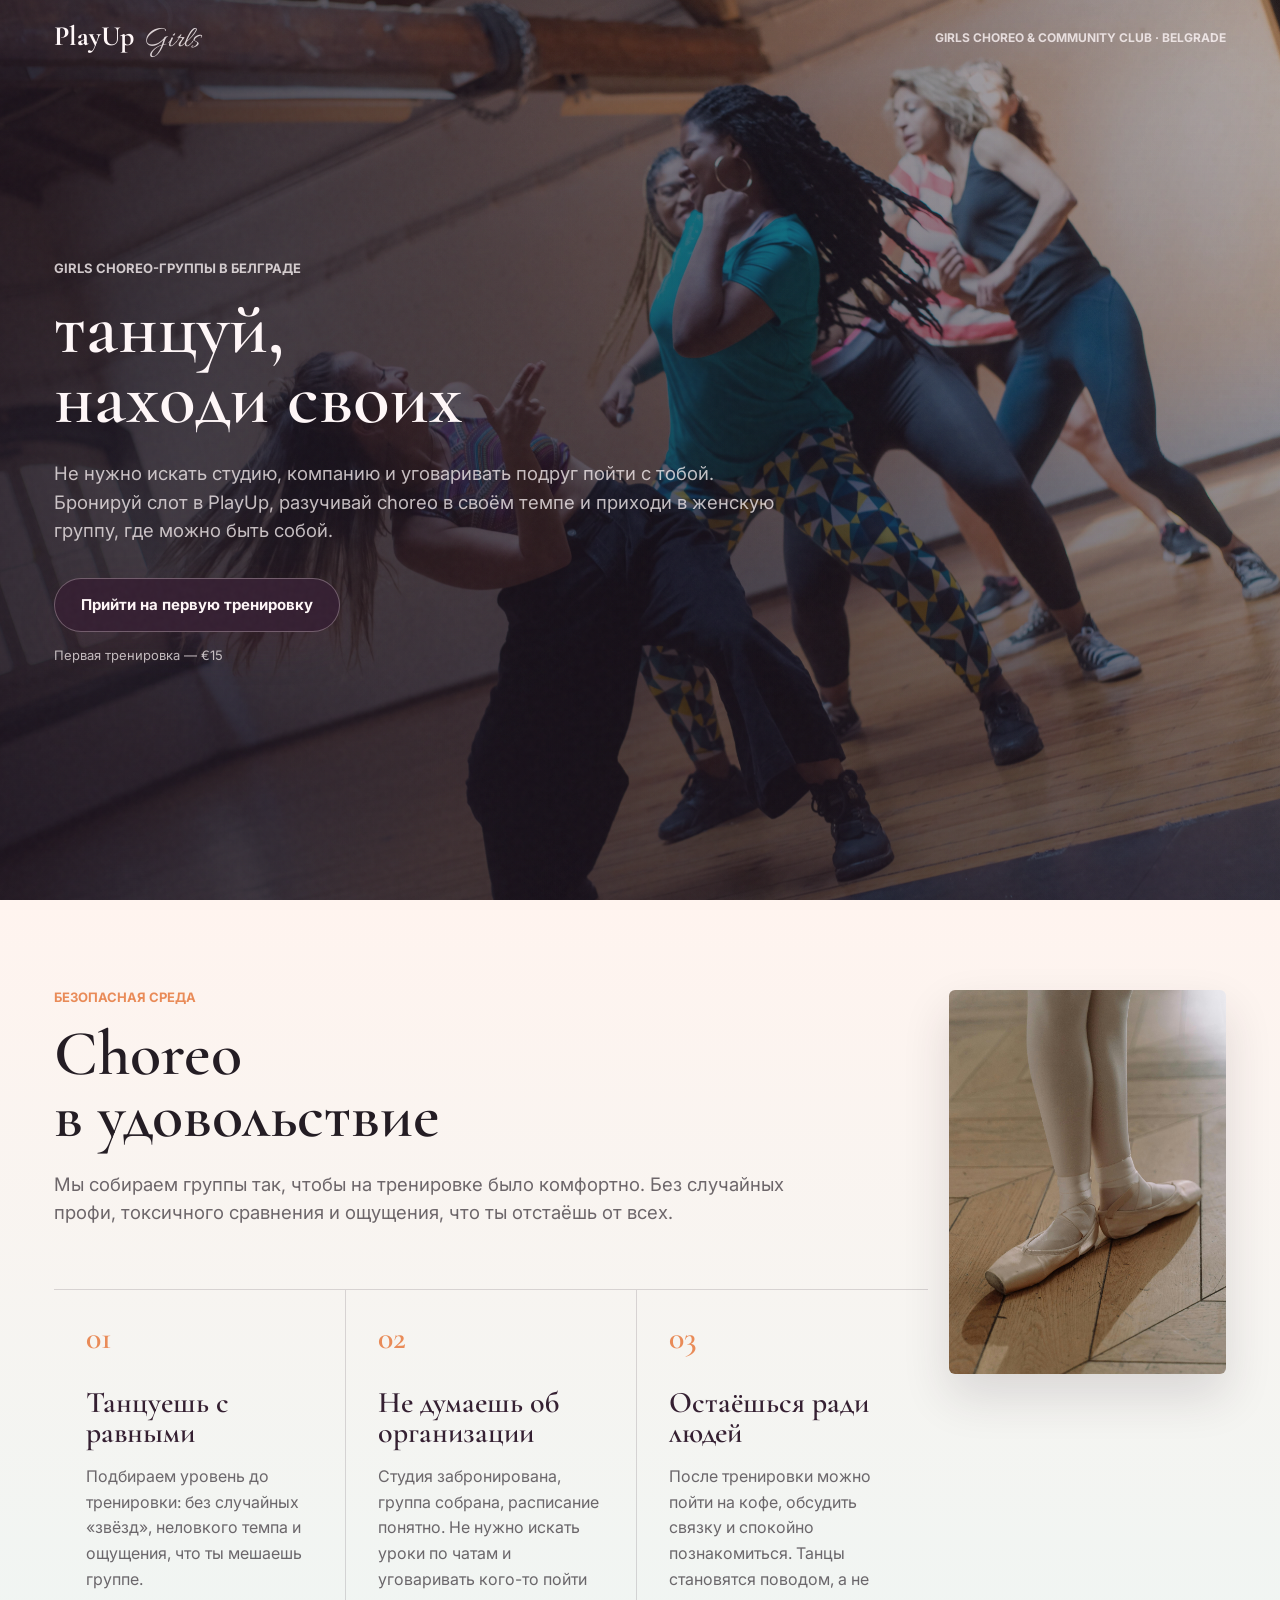
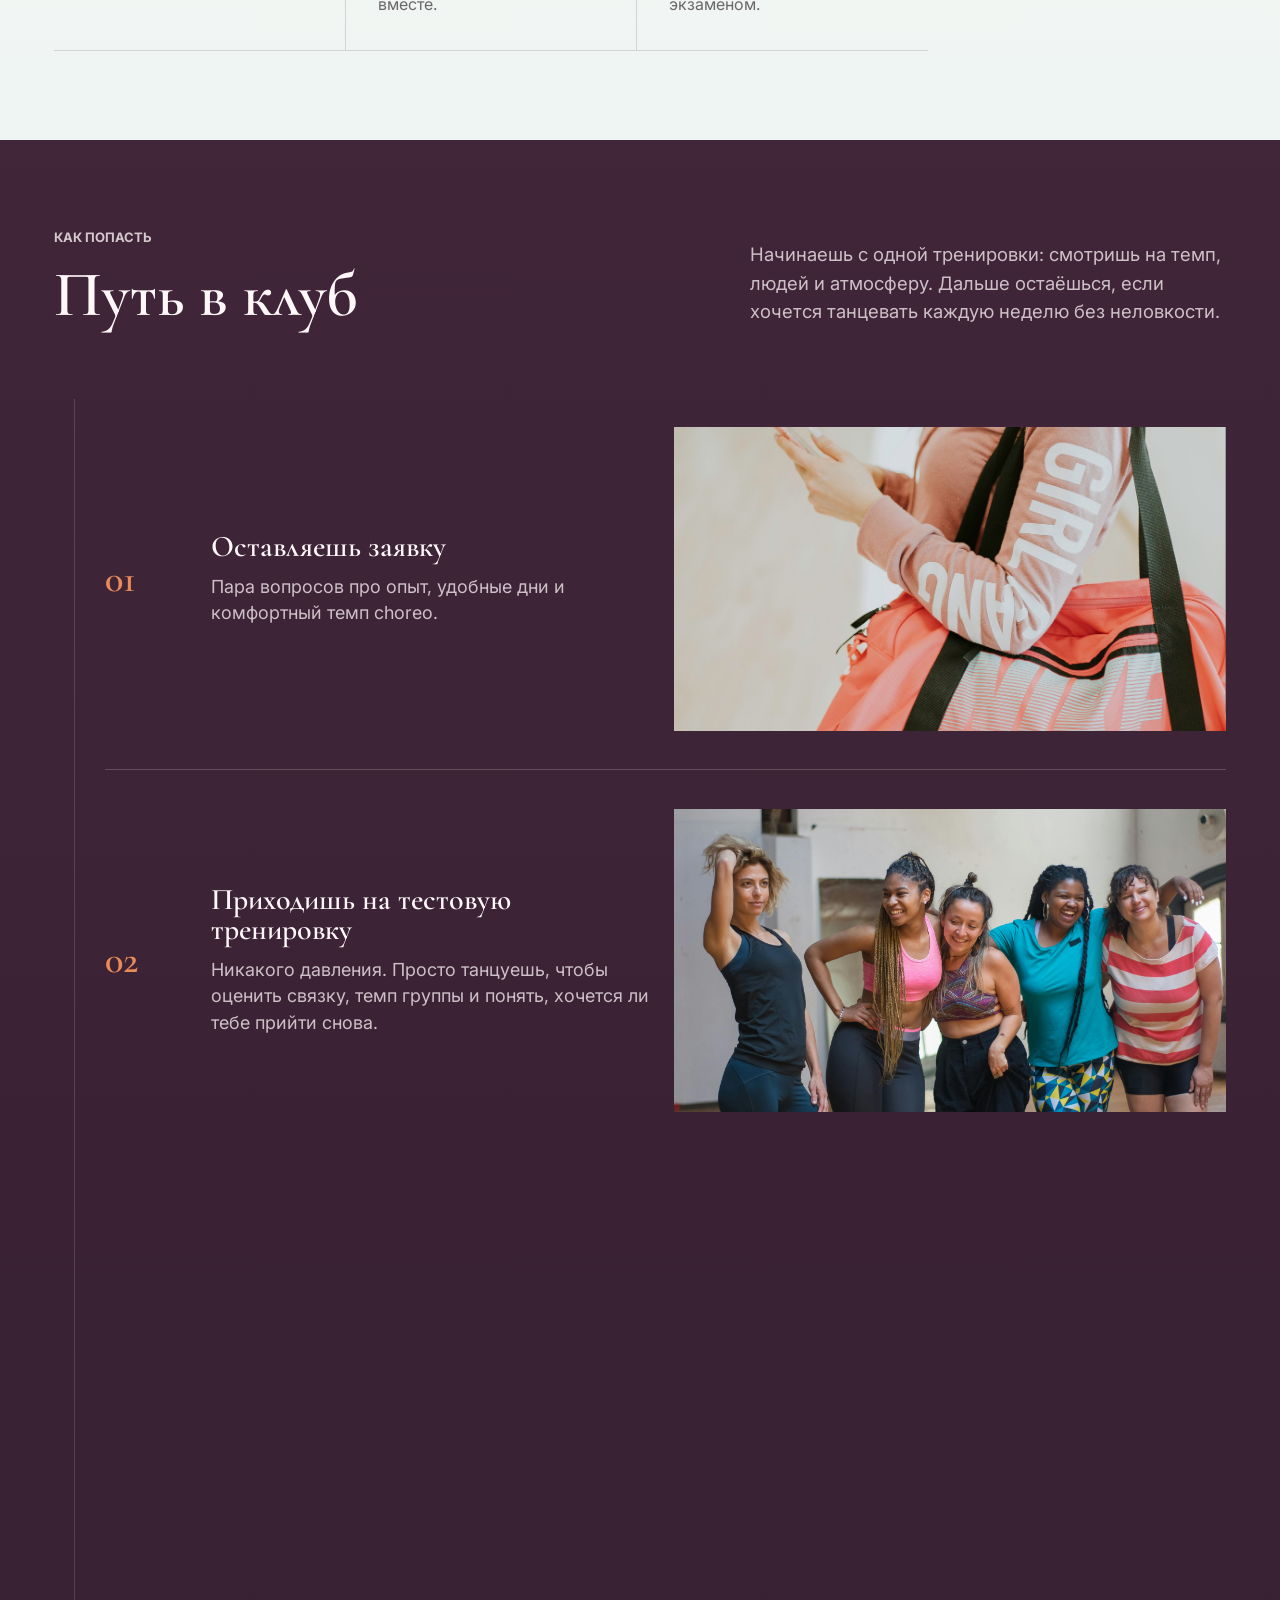
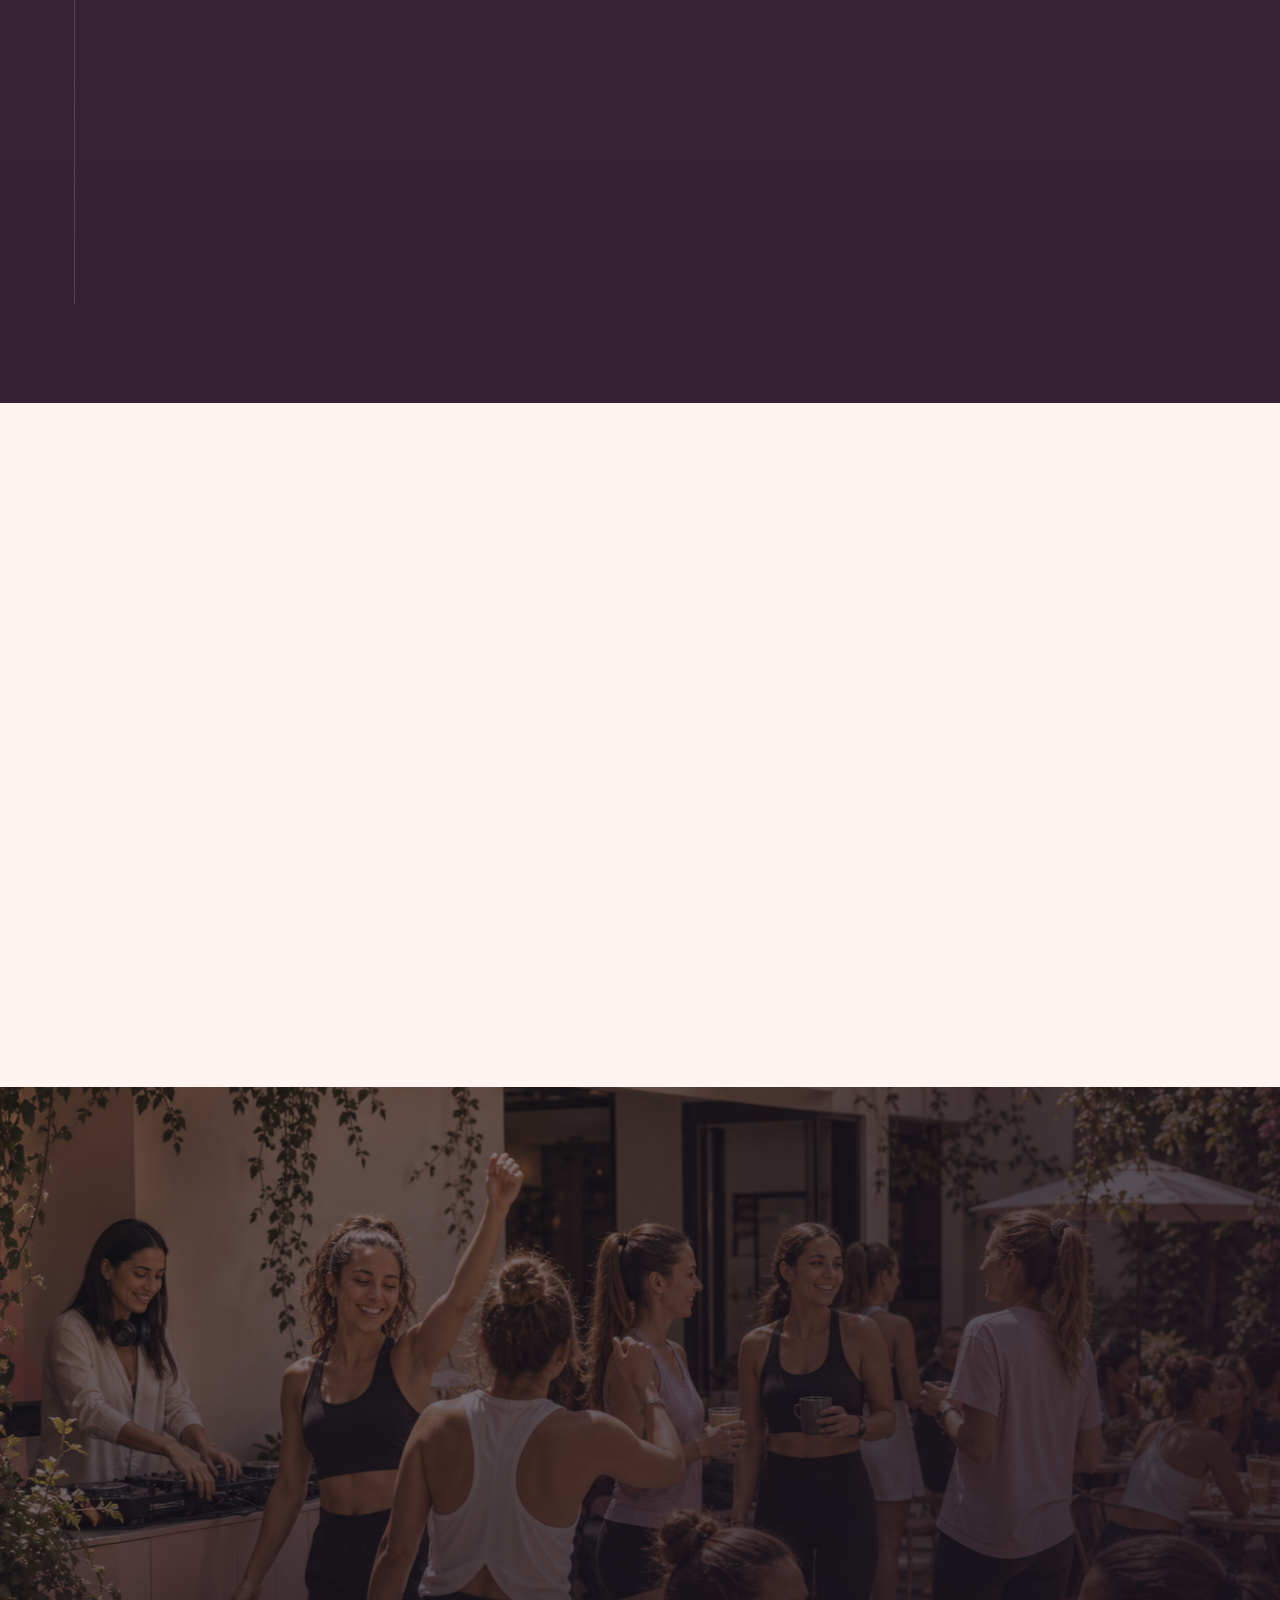
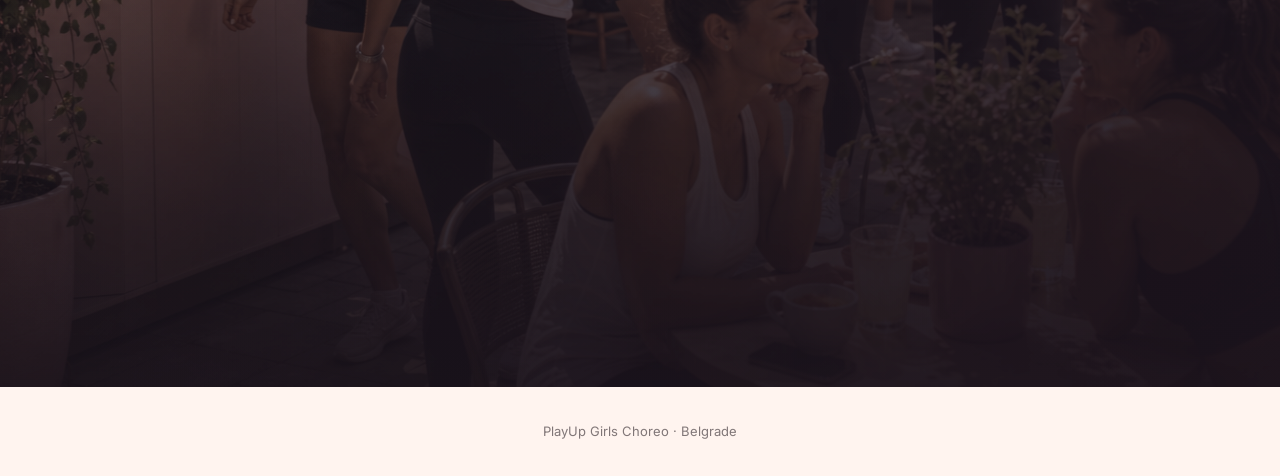
<file: girls-choreo.html>
<!doctype html>
<html lang="ru">
  <head>
    <meta charset="UTF-8" />
    <meta name="viewport" content="width=device-width, initial-scale=1.0" />
    <meta
      name="description"
      content="PlayUp Girls Choreo — женские танцевальные группы в Белграде: безопасная студия, комфортный уровень, choreo и новые знакомые без давления."
    />
    <title>PlayUp Girls Choreo — женские танцевальные группы в Белграде</title>
    <link rel="preconnect" href="https://fonts.googleapis.com" />
    <link rel="preconnect" href="https://fonts.gstatic.com" crossorigin />
    <link
      href="https://fonts.googleapis.com/css2?family=Allura&family=Cormorant+Garamond:wght@500;600;700&family=Inter:wght@400;500;600;700&display=swap"
      rel="stylesheet"
    />
    <link rel="stylesheet" href="girls-choreo.css?v=20260608-girls-choreo" />
  </head>
  <body>
    <header class="topbar" aria-label="PlayUp">
      <a class="brand" href="#top" aria-label="PlayUp Girls, перейти к началу">
        <span class="brand__main">PlayUp</span>
        <span class="brand__tag">Girls</span>
      </a>
      <span class="topbar__place">Girls Choreo & Community Club · Belgrade</span>
    </header>

    <main id="top">
      <section class="cover hero section-dark" aria-labelledby="hero-title">
        <div class="cover__media parallax-frame" data-parallax="0.08">
          <img src="assets/images/girls-choreo-hero.jpg" alt="Девушки танцуют choreo в студии с деревянным полом" />
        </div>
        <div class="cover__shade" aria-hidden="true"></div>

        <div class="container cover__grid">
          <div class="cover__copy">
            <p class="eyebrow reveal">Girls choreo-группы в Белграде</p>
            <h1 id="hero-title" class="hero-title">
              <span class="title-line">танцуй,</span>
              <span class="title-line">находи своих</span>
            </h1>
            <p class="cover__lead reveal" data-delay="180">
              Не нужно искать студию, компанию и уговаривать подруг пойти с тобой.
              Бронируй слот в PlayUp, разучивай choreo в своём темпе и приходи
              в женскую группу, где можно быть собой.
            </p>
            <div class="cover__action reveal" data-delay="300">
              <a class="button" href="#final">Прийти на первую тренировку</a>
              <p class="micro">Первая тренировка — €15</p>
            </div>
          </div>
        </div>
      </section>

      <section class="section essence" aria-labelledby="essence-title">
        <div class="container grid">
          <div class="section-copy section-copy--wide">
            <p class="eyebrow eyebrow--brass reveal">БЕЗОПАСНАЯ СРЕДА</p>
            <h2 id="essence-title" class="section-title reveal">
              Choreo<br />
              в удовольствие
            </h2>
            <p class="section-lead reveal" data-delay="120">
              Мы собираем группы так, чтобы на тренировке было комфортно. Без случайных
              профи, токсичного сравнения и ощущения, что ты отстаёшь от всех.
            </p>
          </div>

          <figure class="essay-photo reveal parallax-frame" data-parallax="0.05">
            <img src="assets/images/girls-choreo-essence.jpg" alt="Танцевальная обувь на деревянном полу студии" />
          </figure>

          <div class="feature-row" aria-label="Главные принципы PlayUp Girls Choreo">
            <article class="feature reveal" data-delay="0">
              <span class="feature__number">01</span>
              <h3>Танцуешь с равными</h3>
              <p>
                Подбираем уровень до тренировки: без случайных «звёзд», неловкого темпа
                и ощущения, что ты мешаешь группе.
              </p>
            </article>
            <article class="feature reveal" data-delay="110">
              <span class="feature__number">02</span>
              <h3>Не думаешь об организации</h3>
              <p>
                Студия забронирована, группа собрана, расписание понятно.
                Не нужно искать уроки по чатам и уговаривать кого-то пойти вместе.
              </p>
            </article>
            <article class="feature reveal" data-delay="220">
              <span class="feature__number">03</span>
              <h3>Остаёшься ради людей</h3>
              <p>
                После тренировки можно пойти на кофе, обсудить связку и спокойно
                познакомиться. Танцы становятся поводом, а не экзаменом.
              </p>
            </article>
          </div>
        </div>
      </section>

      <section class="section how section-dark" aria-labelledby="how-title">
        <div class="container">
          <div class="section-head grid">
            <div class="section-copy">
              <p class="eyebrow reveal">КАК ПОПАСТЬ</p>
              <h2 id="how-title" class="section-title reveal">Путь в клуб</h2>
            </div>
            <p class="section-lead section-lead--dark reveal" data-delay="120">
              Начинаешь с одной тренировки: смотришь на темп, людей и атмосферу.
              Дальше остаёшься, если хочется танцевать каждую неделю без неловкости.
            </p>
          </div>

          <div class="steps" data-steps>
            <div class="steps__line" aria-hidden="true"><span></span></div>
            <article class="step reveal" data-step>
              <div class="step__number">01</div>
              <div class="step__body">
                <h3>Оставляешь заявку</h3>
                <p>Пара вопросов про опыт, удобные дни и комфортный темп choreo.</p>
              </div>
              <figure class="step__photo">
                <img src="assets/images/girls-choreo-application.jpg" alt="Девушка с телефоном и спортивной сумкой перед тренировкой" />
              </figure>
            </article>
            <article class="step reveal" data-step>
              <div class="step__number">02</div>
              <div class="step__body">
                <h3>Приходишь на тестовую тренировку</h3>
                <p>Никакого давления. Просто танцуешь, чтобы оценить связку, темп группы и понять, хочется ли тебе прийти снова.</p>
              </div>
              <figure class="step__photo">
                <img src="assets/images/girls-choreo-arrival.jpg" alt="Девушки в танцевальной студии после первой тренировки" />
              </figure>
            </article>
            <article class="step reveal" data-step>
              <div class="step__number">03</div>
              <div class="step__body">
                <h3>Попадаешь в свою группу</h3>
                <p>Хост и преподаватель помогают войти в ритм: те же девчонки, тот же уровень, меньше стресса и больше желания двигаться.</p>
              </div>
              <figure class="step__photo">
                <img src="assets/images/girls-choreo-team-circle.jpg" alt="Женская choreo-группа танцует в студии" />
              </figure>
            </article>
            <article class="step reveal" data-step>
              <div class="step__number">04</div>
              <div class="step__body">
                <h3>Становишься частью клуба</h3>
                <p>
                  Choreo превращается в отличную привычку: регулярные тренировки
                  в комфортном темпе и свои люди вокруг. После занятия группа идёт
                  на кофе — это постоянный ритуал клуба для общения и новых знакомств.
                </p>
              </div>
              <figure class="step__photo">
                <img src="assets/images/girls-choreo-cafe-after.png" alt="Девушки из клуба общаются и пьют кофе после тренировки" />
              </figure>
            </article>
          </div>
        </div>
      </section>

      <section class="section club-life" aria-labelledby="life-title">
        <div class="container">
          <div class="life-note reveal">
            <h2 id="life-title">Врывайся, когда есть настроение</h2>
            <p>
              Choreo-группа — основной ритм, но вокруг неё есть ещё жизнь клуба:
              бег, растяжка, вечеринки и recovery. Видишь классный анонс —
              забираешь слот.
            </p>
          </div>

          <div class="masonry" aria-label="Жизнь PlayUp Girls">
            <button
              class="masonry__item masonry__item--run reveal parallax-frame"
              type="button"
              aria-haspopup="dialog"
              data-activity="run"
              data-parallax="0.04"
            >
              <img src="assets/images/women-club-run.png" alt="Женская беговая группа бежит вдоль реки утром" />
              <span class="masonry__caption">
                <span>Воскресный бег по набережной</span>
              </span>
            </button>
            <button
              class="masonry__item masonry__item--saturday reveal parallax-frame"
              type="button"
              aria-haspopup="dialog"
              data-activity="saturday"
              data-parallax="0.08"
            >
              <img src="assets/images/girls-choreo-cafe-after.png" alt="Девушки из клуба общаются, танцуют и пьют кофе на дневной встрече" />
              <span class="masonry__caption">
                <span>Girls Party</span>
                <small>DJ, танцы, кофе · старт в 13:00</small>
              </span>
            </button>
            <button
              class="masonry__item masonry__item--stretch reveal parallax-frame"
              type="button"
              aria-haspopup="dialog"
              data-activity="stretch"
              data-parallax="0.05"
            >
              <img src="assets/images/women-club-stretch.png" alt="Девушки делают растяжку в парке после тренировки" />
              <span class="masonry__caption">
                <span>Растяжка в парке</span>
              </span>
            </button>
            <button
              class="masonry__item masonry__item--recovery reveal parallax-frame"
              type="button"
              aria-haspopup="dialog"
              data-activity="recovery"
              data-parallax="0.06"
            >
              <img src="assets/images/women-club-recovery.png" alt="Девушки отдыхают в зоне рекавери после нагрузки" />
              <span class="masonry__caption">
                <span>Рекавери</span>
              </span>
            </button>
          </div>
        </div>
      </section>

      <div class="activity-modal" data-activity-modal hidden>
        <button class="activity-modal__backdrop" type="button" data-activity-close aria-label="Закрыть"></button>
        <section
          class="activity-modal__panel"
          role="dialog"
          aria-modal="true"
          aria-labelledby="activity-modal-title"
          aria-describedby="activity-modal-text"
        >
          <button class="activity-modal__close" type="button" data-activity-close aria-label="Закрыть">
            <span aria-hidden="true"></span>
          </button>
          <figure class="activity-modal__media">
            <img data-activity-image src="assets/images/women-club-run.png" alt="" />
          </figure>
          <div class="activity-modal__content">
            <p class="activity-modal__eyebrow" data-activity-kicker></p>
            <h2 id="activity-modal-title" data-activity-title></h2>
            <p class="activity-modal__lead" data-activity-lead></p>
            <div id="activity-modal-text" class="activity-modal__text" data-activity-text></div>
            <dl class="activity-modal__facts" data-activity-facts></dl>
          </div>
        </section>
      </div>

      <section class="cover final-cta section-dark" id="final" aria-labelledby="final-title">
        <div class="cover__media parallax-frame" data-parallax="0.07">
          <img src="assets/images/girls-choreo-cafe-after.png" alt="Девушки из PlayUp Girls общаются и танцуют на встрече клуба" />
        </div>
        <div class="cover__shade cover__shade--final" aria-hidden="true"></div>

        <div class="container final-grid">
          <div class="final-copy">
            <p class="eyebrow reveal">ПЕРВАЯ ТРЕНИРОВКА — €15</p>
            <h2 id="final-title" class="final-title reveal">
              Приходи одна.<br />
              Танцуй в группе
            </h2>
            <p class="cover__lead reveal" data-delay="120">
              PlayUp Girls Choreo — это регулярные танцы без поиска компании,
              лишнего давления и ощущения, что ты попала не в тот темп.
            </p>
          </div>

          <div class="price-panel reveal" data-delay="220" aria-label="Цена">
            <div>
              <span class="price-panel__label">Разовая первая тренировка</span>
              <strong>€15</strong>
            </div>
            <div>
              <span class="price-panel__label">Регулярное участие</span>
              <strong>€100/мес</strong>
            </div>
            <p>Включает 8 choreo-тренировок в месяц в группе твоего уровня.</p>
            <a class="button" href="#final">Прийти на первую тренировку</a>
          </div>
        </div>
      </section>
    </main>

    <footer class="footer">
      <p>PlayUp Girls Choreo · Belgrade</p>
    </footer>

    <script src="girls-choreo.js?v=20260608-girls-choreo"></script>
  </body>
</html>
</file>
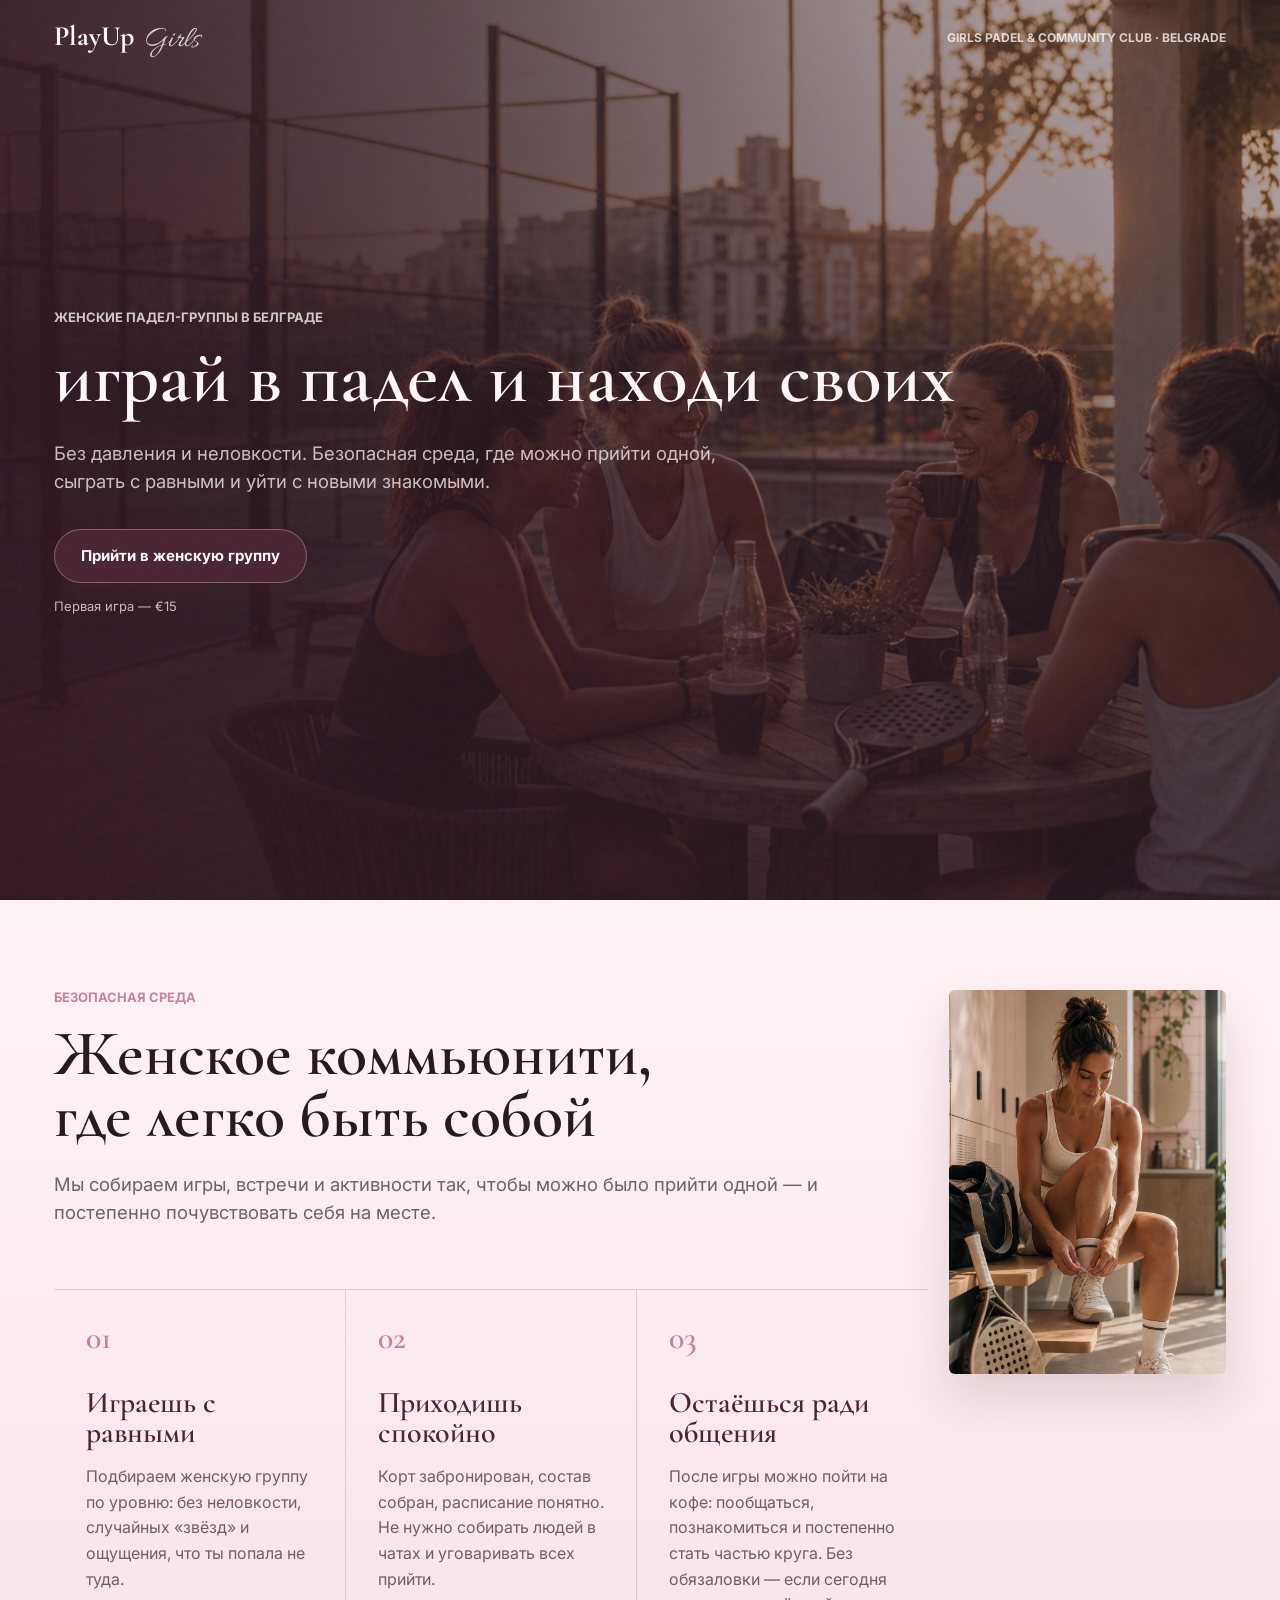
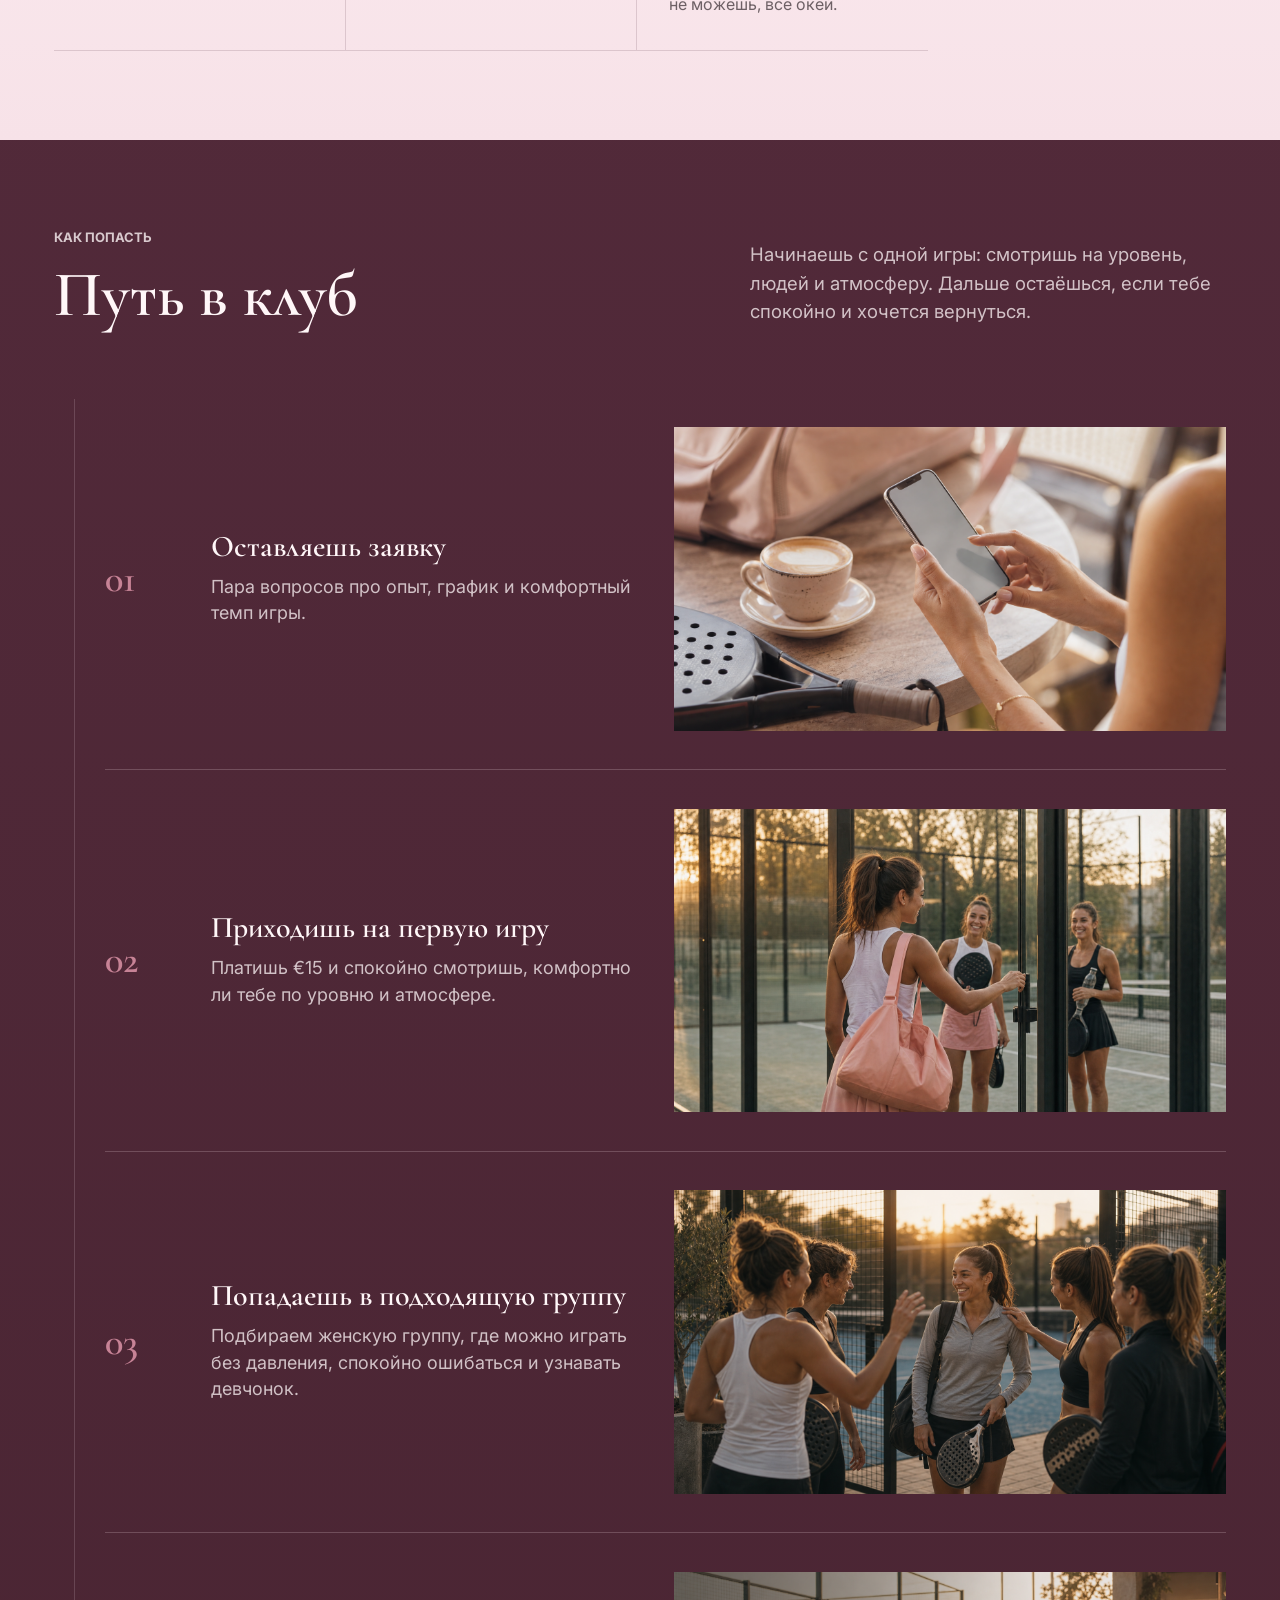
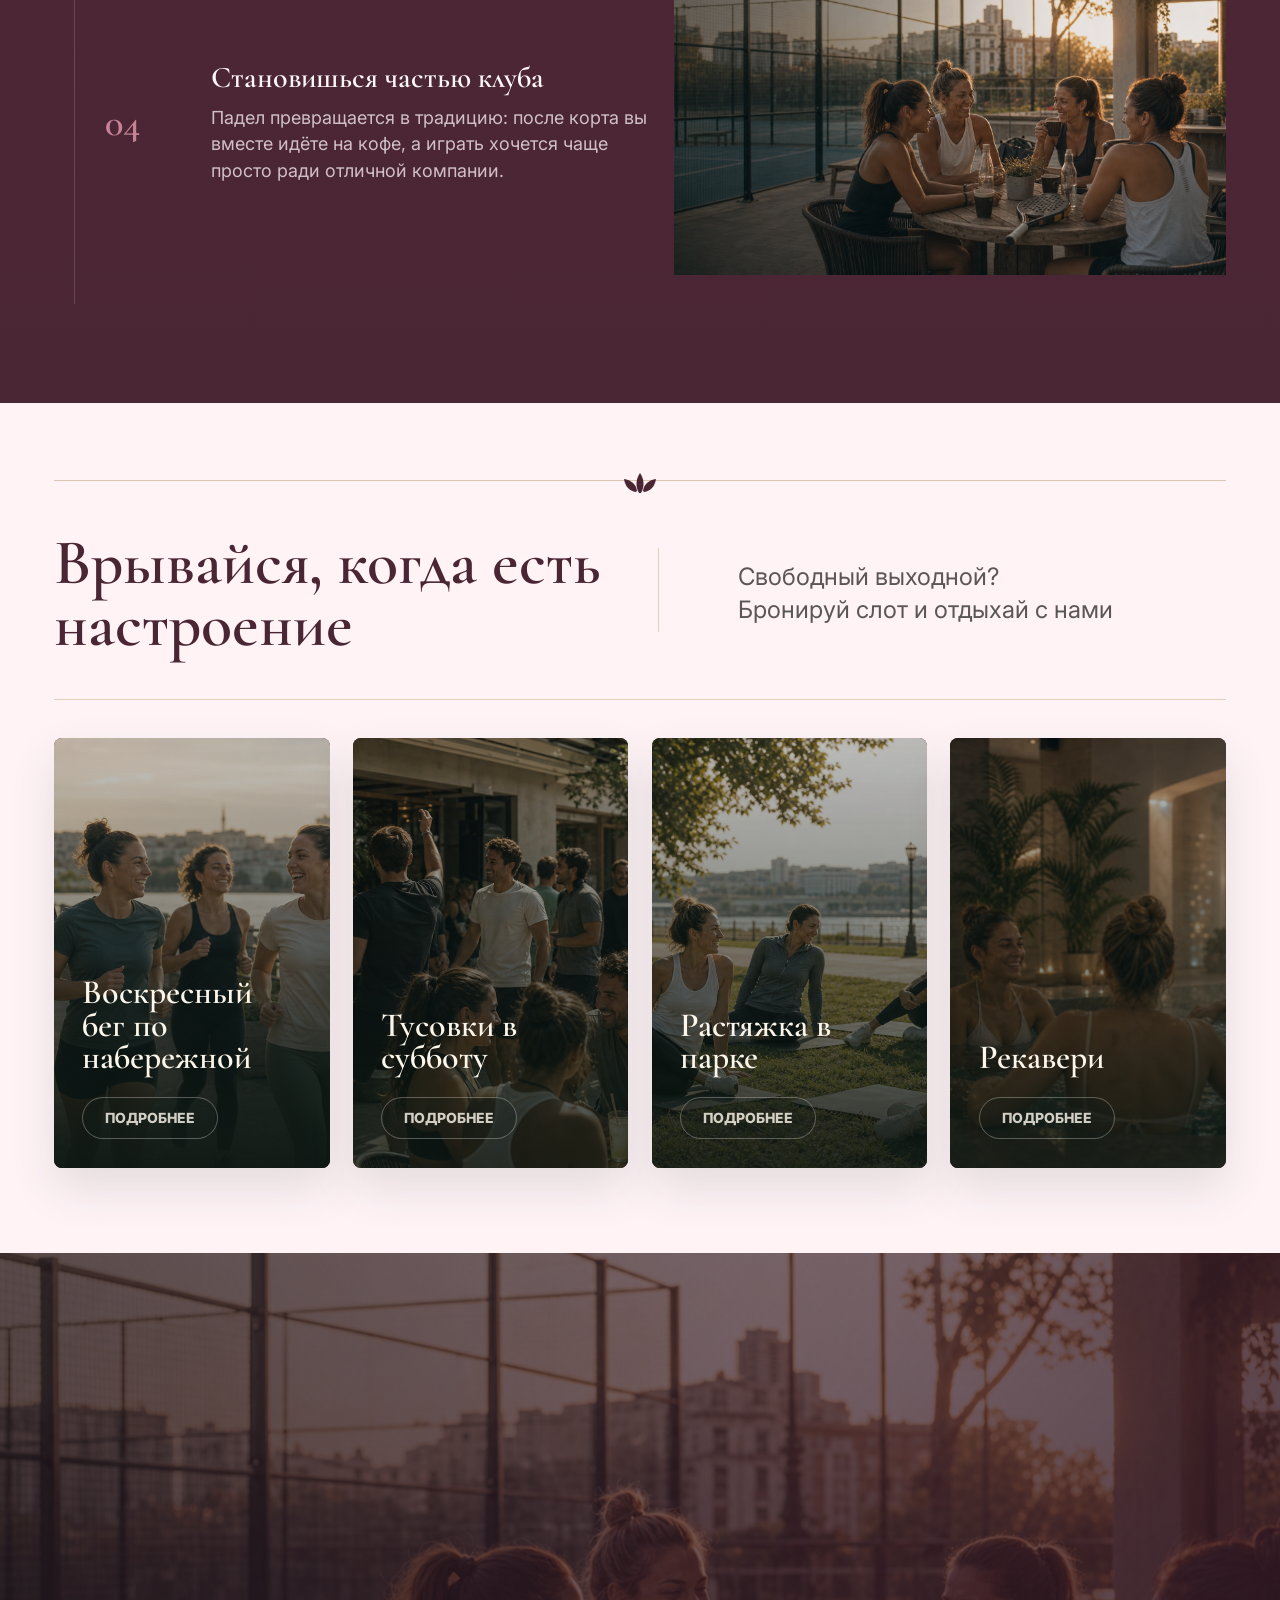
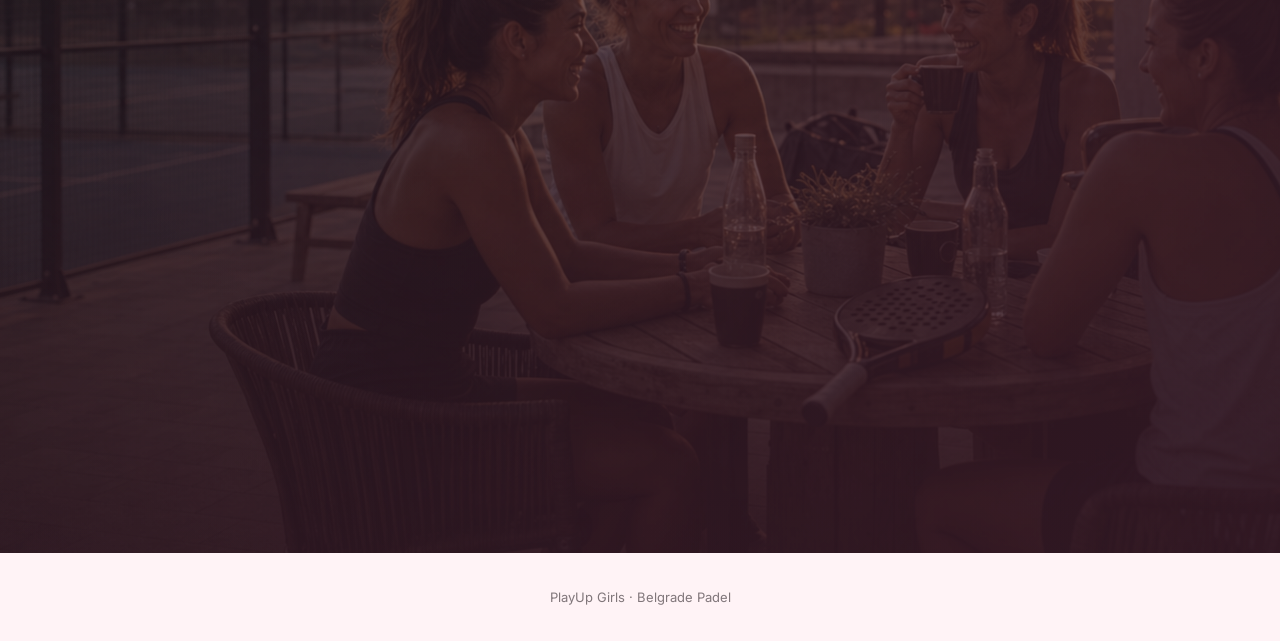
<file: padel-girls.html>
<!doctype html>
<html lang="ru">
  <head>
    <meta charset="UTF-8" />
    <meta name="viewport" content="width=device-width, initial-scale=1.0" />
    <meta
      name="description"
      content="PlayUp Girls — женские падел-группы в Белграде: безопасная среда, нетворкинг, подруги и спорт без давления."
    />
    <title>PlayUp Girls — женские падел-группы в Белграде</title>
    <link rel="preconnect" href="https://fonts.googleapis.com" />
    <link rel="preconnect" href="https://fonts.gstatic.com" crossorigin />
    <link
      href="https://fonts.googleapis.com/css2?family=Allura&family=Cormorant+Garamond:wght@500;600;700&family=Inter:wght@400;500;600;700&display=swap"
      rel="stylesheet"
    />
    <link rel="stylesheet" href="padel-girls.css?v=20260612-unify" />
    <link rel="stylesheet" href="club-life.css?v=20260612-clubcss" />
  </head>
  <body>
    <header class="topbar" aria-label="PlayUp">
      <a class="brand" href="#top" aria-label="PlayUp Girls, перейти к началу">
        <span class="brand__main">PlayUp</span>
        <span class="brand__tag">Girls</span>
      </a>
      <span class="topbar__place">Girls Padel & Community Club · Belgrade</span>
    </header>

    <main id="top">
      <section class="cover hero section-dark" aria-labelledby="hero-title">
        <div class="cover__media parallax-frame" data-parallax="0.08">
          <img src="assets/images/women-hero.png" alt="Девушки после падела сидят за столом у корта в тёплой атмосфере" />
        </div>
        <div class="cover__shade" aria-hidden="true"></div>

        <div class="container cover__grid">
          <div class="cover__copy">
            <p class="eyebrow reveal">Женские падел-группы в Белграде</p>
            <h1 id="hero-title" class="hero-title">
              <span class="title-line">играй в падел и находи своих</span>
            </h1>
            <p class="cover__lead reveal" data-delay="180">
              Без давления и неловкости. Безопасная среда, где можно прийти одной, сыграть
              с равными и уйти с новыми знакомыми.
            </p>
            <div class="cover__action reveal" data-delay="300">
              <a class="button" href="#final">Прийти в женскую группу</a>
              <p class="micro">Первая игра — €15</p>
            </div>
          </div>
        </div>
      </section>

      <section class="section essence" aria-labelledby="essence-title">
        <div class="container grid">
          <div class="section-copy section-copy--wide">
            <p class="eyebrow eyebrow--brass reveal">БЕЗОПАСНАЯ СРЕДА</p>
            <h2 id="essence-title" class="section-title reveal">
              Женское коммьюнити,<br />
              где легко быть собой
            </h2>
            <p class="section-lead reveal" data-delay="120">
              Мы собираем игры, встречи и активности так, чтобы можно было прийти одной —
              и постепенно почувствовать себя на месте.
            </p>
          </div>

          <figure class="essay-photo reveal parallax-frame" data-parallax="0.05">
            <img src="assets/images/women-essence.png" alt="Девушка завязывает кроссовок перед первой игрой в клубе" />
          </figure>

          <div class="feature-row" aria-label="Главные принципы PlayUp Girls">
            <article class="feature reveal" data-delay="0">
              <span class="feature__number">01</span>
              <h3>Играешь с равными</h3>
              <p>
                Подбираем женскую группу по уровню: без неловкости, случайных «звёзд»
                и ощущения, что ты попала не туда.
              </p>
            </article>
            <article class="feature reveal" data-delay="110">
              <span class="feature__number">02</span>
              <h3>Приходишь спокойно</h3>
              <p>
                Корт забронирован, состав собран, расписание понятно. Не нужно собирать
                людей в чатах и уговаривать всех прийти.
              </p>
            </article>
            <article class="feature reveal" data-delay="220">
              <span class="feature__number">03</span>
              <h3>Остаёшься ради общения</h3>
              <p>
                После игры можно пойти на кофе: пообщаться, познакомиться и постепенно стать
                частью круга. Без обязаловки — если сегодня не можешь, всё окей.
              </p>
            </article>
          </div>
        </div>
      </section>

      <section class="section how section-dark" aria-labelledby="how-title">
        <div class="container">
          <div class="section-head grid">
            <div class="section-copy">
              <p class="eyebrow reveal">КАК ПОПАСТЬ</p>
              <h2 id="how-title" class="section-title reveal">Путь в клуб</h2>
            </div>
            <p class="section-lead section-lead--dark reveal" data-delay="120">
              Начинаешь с одной игры: смотришь на уровень, людей и атмосферу. Дальше остаёшься,
              если тебе спокойно и хочется вернуться.
            </p>
          </div>

          <div class="steps" data-steps>
            <div class="steps__line" aria-hidden="true"><span></span></div>
            <article class="step reveal" data-step>
              <div class="step__number">01</div>
              <div class="step__body">
                <h3>Оставляешь заявку</h3>
                <p>Пара вопросов про опыт, график и комфортный темп игры.</p>
              </div>
              <figure class="step__photo">
                <img src="assets/images/girls-step-application.png" alt="Девушка оставляет заявку на телефоне за столом кафе рядом с падел-ракеткой" />
              </figure>
            </article>
            <article class="step reveal" data-step>
              <div class="step__number">02</div>
              <div class="step__body">
                <h3>Приходишь на первую игру</h3>
                <p>Платишь €15 и спокойно смотришь, комфортно ли тебе по уровню и атмосфере.</p>
              </div>
              <figure class="step__photo">
                <img src="assets/images/girls-step-arrival.png" alt="Девушка приходит на первую игру и её встречают участницы женской падел-группы" />
              </figure>
            </article>
            <article class="step reveal" data-step>
              <div class="step__number">03</div>
              <div class="step__body">
                <h3>Попадаешь в подходящую группу</h3>
                <p>Подбираем женскую группу, где можно играть без давления, спокойно ошибаться и узнавать девчонок.</p>
              </div>
              <figure class="step__photo">
                <img src="assets/images/women-step-group.png" alt="Женская группа приветствует новую участницу перед игрой" />
              </figure>
            </article>
            <article class="step reveal" data-step>
              <div class="step__number">04</div>
              <div class="step__body">
                <h3>Становишься частью клуба</h3>
                <p>
                  Падел превращается в традицию: после корта вы вместе идёте на кофе,
                  а играть хочется чаще просто ради отличной компании.
                </p>
              </div>
              <figure class="step__photo">
                <img src="assets/images/women-hero.png" alt="Участницы клуба сидят за столом кафе после игры" />
              </figure>
            </article>
          </div>
        </div>
      </section>

      <section class="section club-life" aria-labelledby="life-title">
        <div class="container">
          <div class="life-note reveal">
            <h2 id="life-title">Врывайся, когда есть настроение</h2>
            <p>
              Свободный выходной? <br />
              Бронируй слот и отдыхай с нами
            </p>
          </div>

          <div class="masonry" aria-label="Жизнь PlayUp Girls">
            <button
              class="masonry__item masonry__item--run reveal parallax-frame"
              type="button"
              aria-haspopup="dialog"
              data-activity="run"
              data-parallax="0.04"
            >
              <img src="assets/images/women-club-run.png" alt="Женская беговая группа бежит вдоль реки утром" />
              <span class="masonry__caption">
                <span>Воскресный бег по набережной</span>
              </span>
            </button>
            <button
              class="masonry__item masonry__item--saturday reveal parallax-frame"
              type="button"
              aria-haspopup="dialog"
              data-activity="saturday"
              data-parallax="0.08"
            >
              <img src="assets/images/club-saturday-v2.png" alt="Дневная субботняя тусовка клуба в кофейне с DJ, танцами, кофе и лимонадами" />
              <span class="masonry__caption">
                <span>Тусовки в субботу</span>
              </span>
            </button>
            <button
              class="masonry__item masonry__item--stretch reveal parallax-frame"
              type="button"
              aria-haspopup="dialog"
              data-activity="stretch"
              data-parallax="0.05"
            >
              <img src="assets/images/women-club-stretch.png" alt="Девушки делают растяжку в парке после спорта" />
              <span class="masonry__caption">
                <span>Растяжка в парке</span>
              </span>
            </button>
            <button
              class="masonry__item masonry__item--recovery reveal parallax-frame"
              type="button"
              aria-haspopup="dialog"
              data-activity="recovery"
              data-parallax="0.06"
            >
              <img src="assets/images/women-club-recovery.png" alt="Девушки отдыхают в зоне рекавери после нагрузки" />
              <span class="masonry__caption">
                <span>Рекавери</span>
              </span>
            </button>
          </div>
        </div>
      </section>

      <div class="activity-modal" data-activity-modal hidden>
        <button class="activity-modal__backdrop" type="button" data-activity-close aria-label="Закрыть"></button>
        <section
          class="activity-modal__panel"
          role="dialog"
          aria-modal="true"
          aria-labelledby="activity-modal-title"
          aria-describedby="activity-modal-text"
        >
          <button class="activity-modal__close" type="button" data-activity-close aria-label="Закрыть">
            <span aria-hidden="true"></span>
          </button>
          <figure class="activity-modal__media">
            <img data-activity-image src="assets/images/women-club-run.png" alt="" />
          </figure>
          <div class="activity-modal__content">
            <p class="activity-modal__eyebrow" data-activity-kicker></p>
            <h2 id="activity-modal-title" data-activity-title></h2>
            <p class="activity-modal__lead" data-activity-lead></p>
            <div id="activity-modal-text" class="activity-modal__text" data-activity-text></div>
            <dl class="activity-modal__facts" data-activity-facts></dl>
          </div>
        </section>
      </div>

      <section class="cover final-cta section-dark" id="final" aria-labelledby="final-title">
        <div class="cover__media parallax-frame" data-parallax="0.07">
          <img src="assets/images/women-hero.png" alt="Девушки после игры общаются за столом у корта" />
        </div>
        <div class="cover__shade cover__shade--final" aria-hidden="true"></div>

        <div class="container final-grid">
          <div class="final-copy">
            <p class="eyebrow reveal">ПЕРВАЯ ИГРА — €15</p>
            <h2 id="final-title" class="final-title reveal">
              Приходи одна.<br />
              Уходи с новыми знакомыми
            </h2>
            <p class="cover__lead reveal" data-delay="120">
              PlayUp Girls — женская среда, где спорт становится поводом выйти из дома,
              познакомиться и постепенно найти круг общения в городе.
            </p>
          </div>

          <div class="price-panel reveal" data-delay="220" aria-label="Цена">
            <div>
              <span class="price-panel__label">Разовая первая игра</span>
              <strong>€15</strong>
            </div>
            <div>
              <span class="price-panel__label">Членство после</span>
              <strong>€100/мес</strong>
            </div>
            <p>Два падел-слота в неделю в женской группе твоего уровня.</p>
            <a class="button" href="#final">Прийти в женскую группу</a>
          </div>
        </div>
      </section>
    </main>

    <footer class="footer">
      <p>PlayUp Girls · Belgrade Padel</p>
    </footer>

    <script src="club-life.js?v=20260612-clublife"></script>
    <script src="padel-girls.js?v=20260611-clublife"></script>
  </body>
</html>
</file>
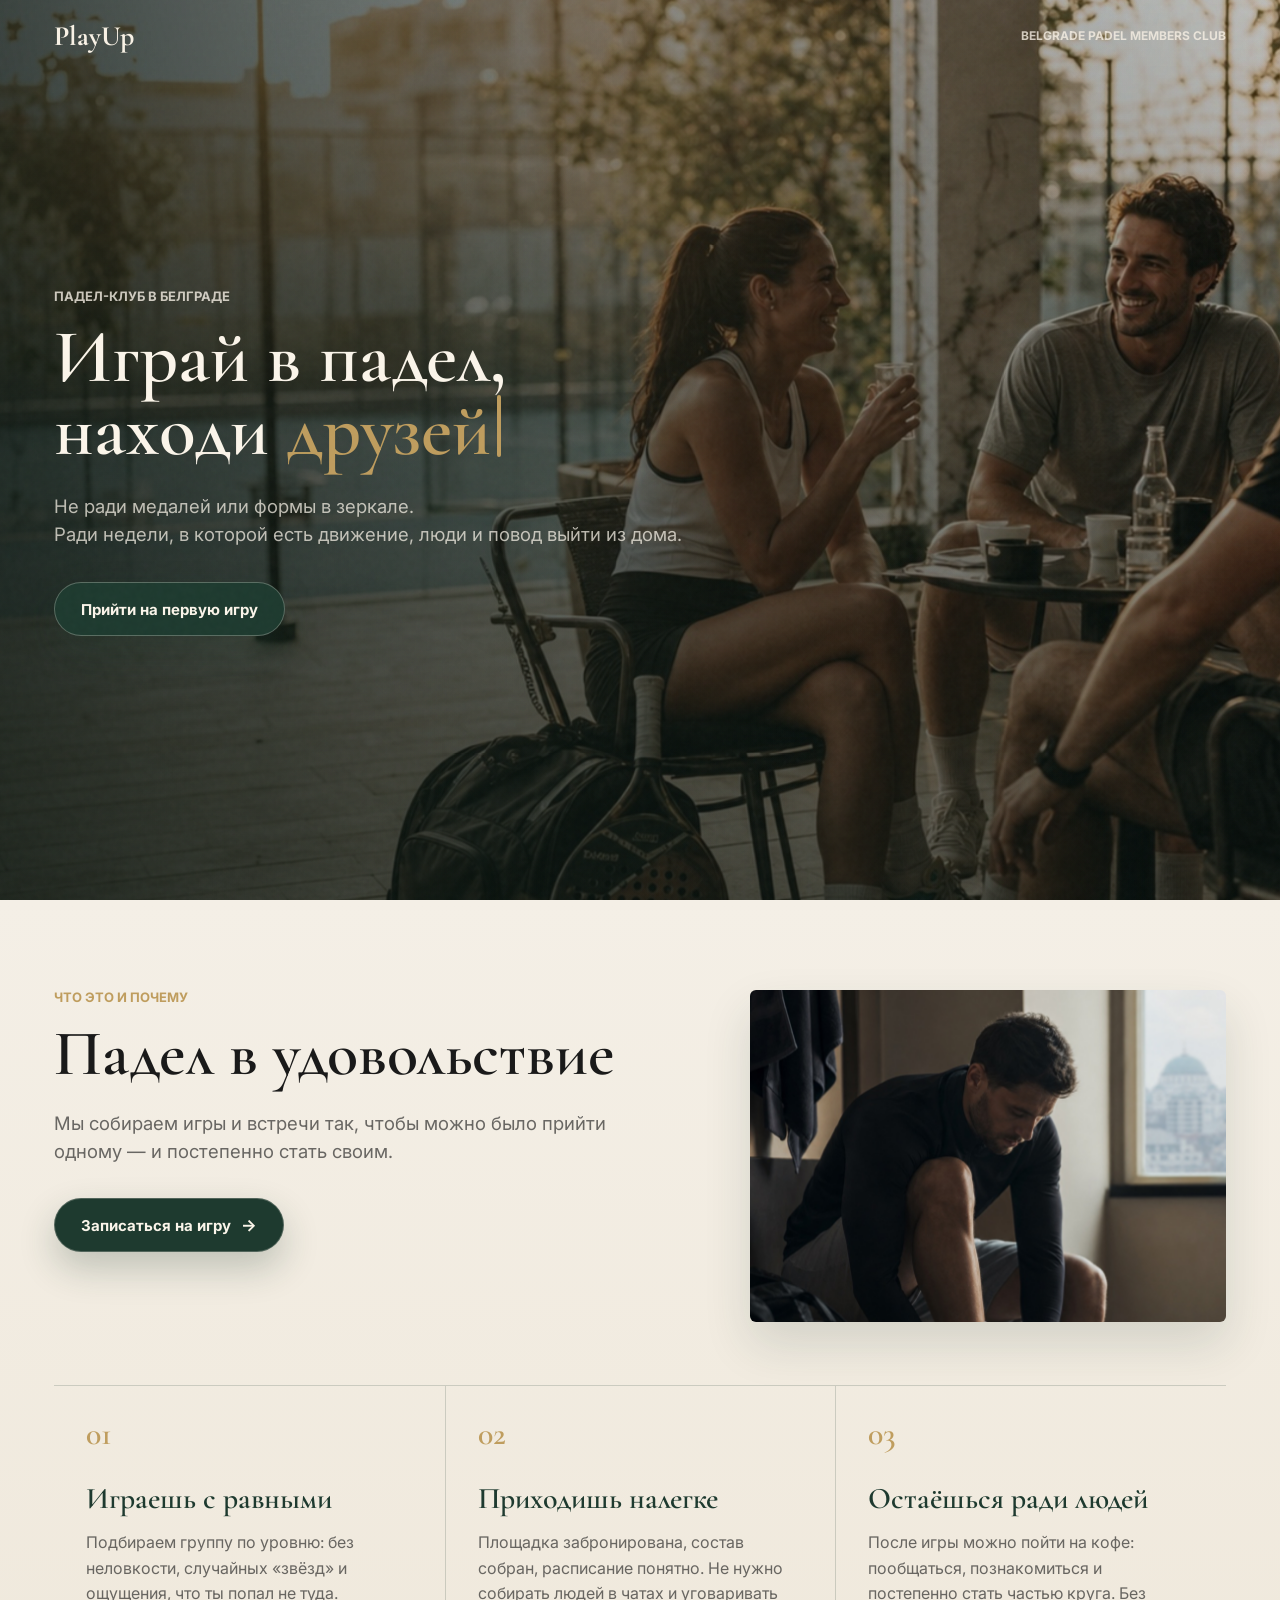
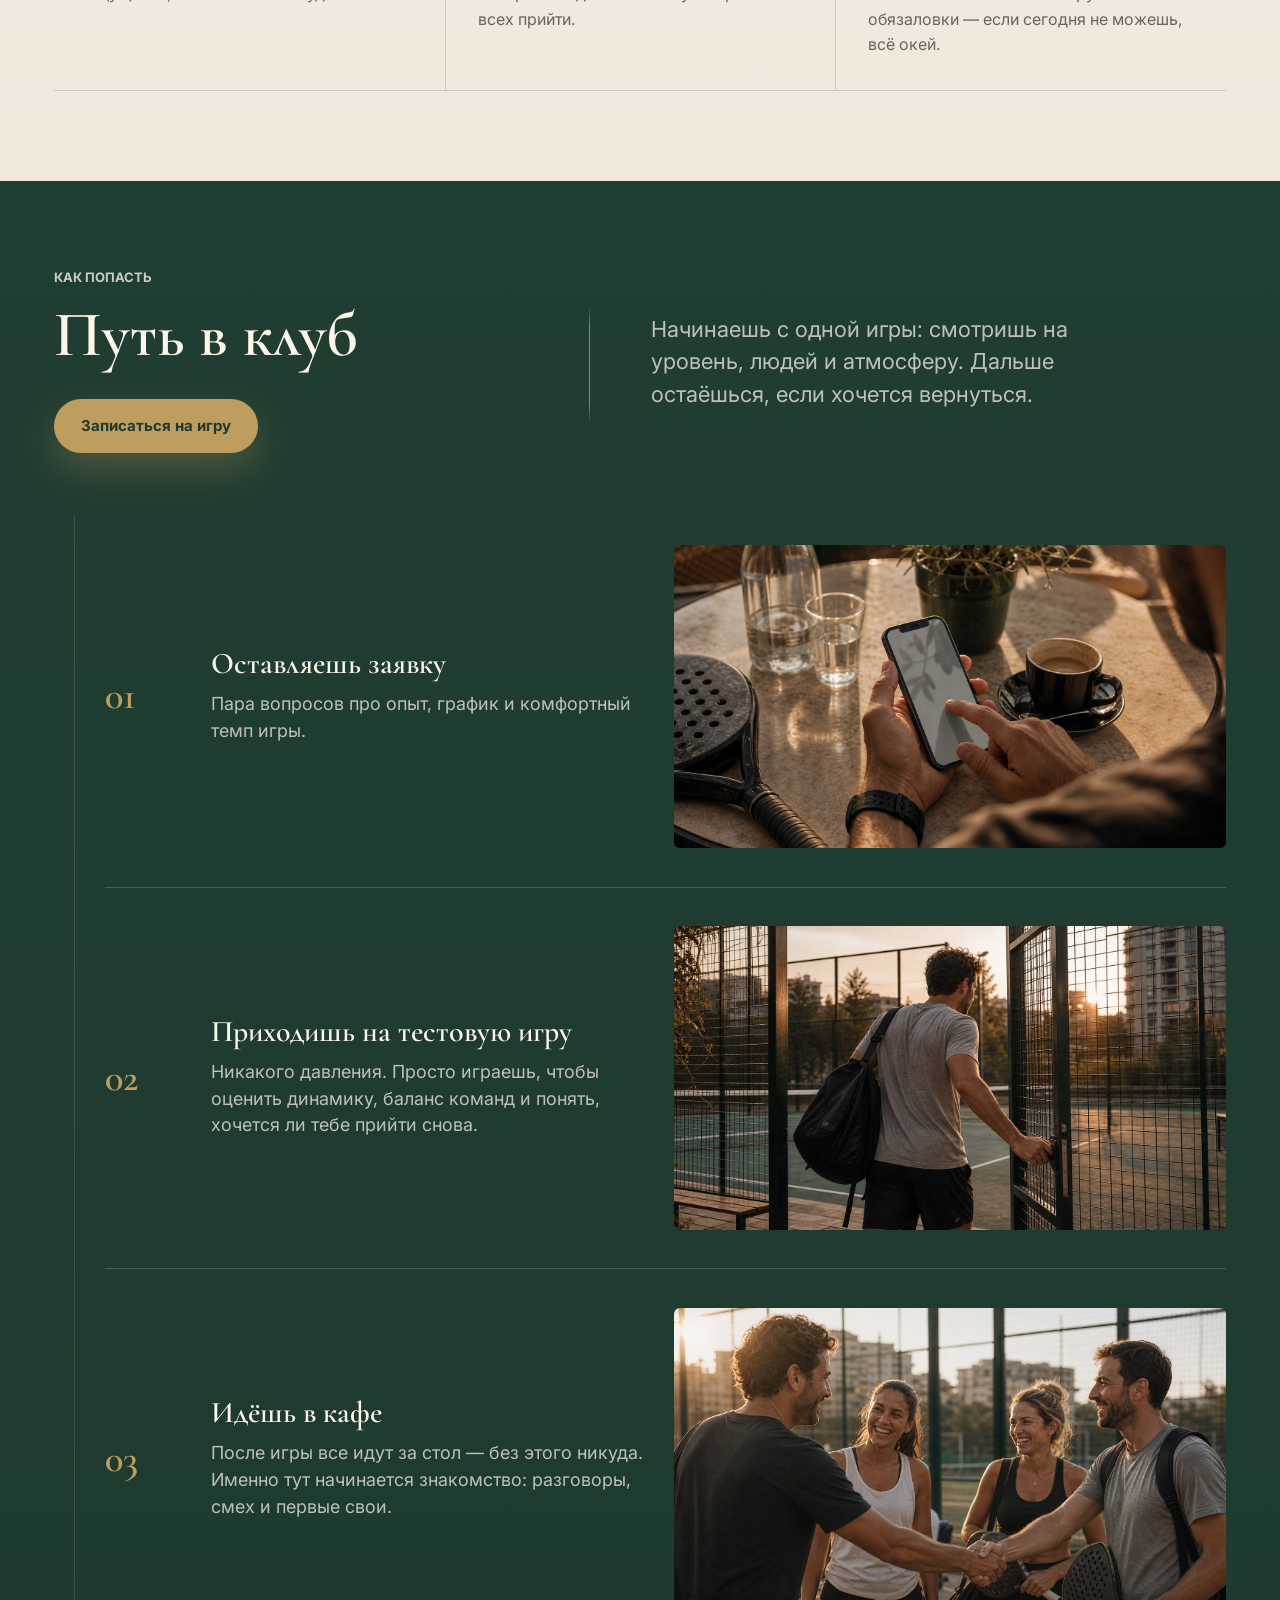
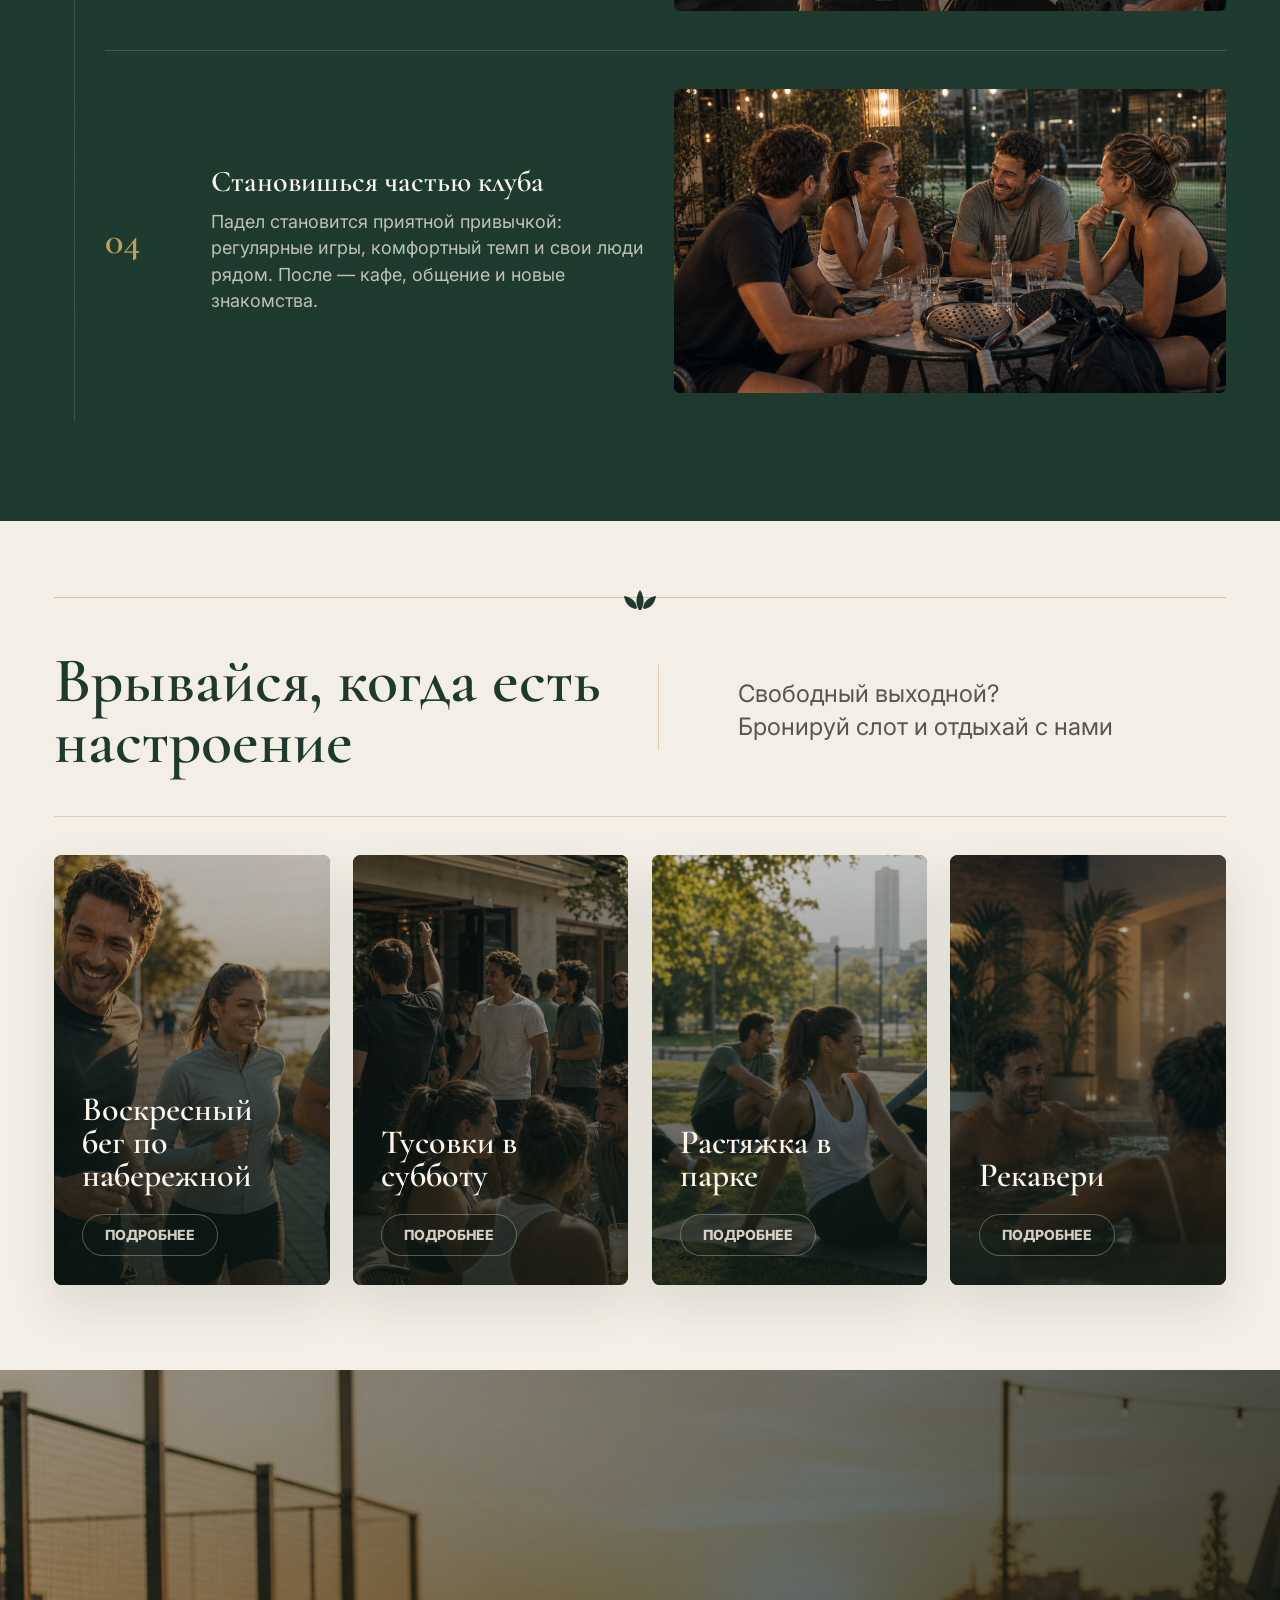
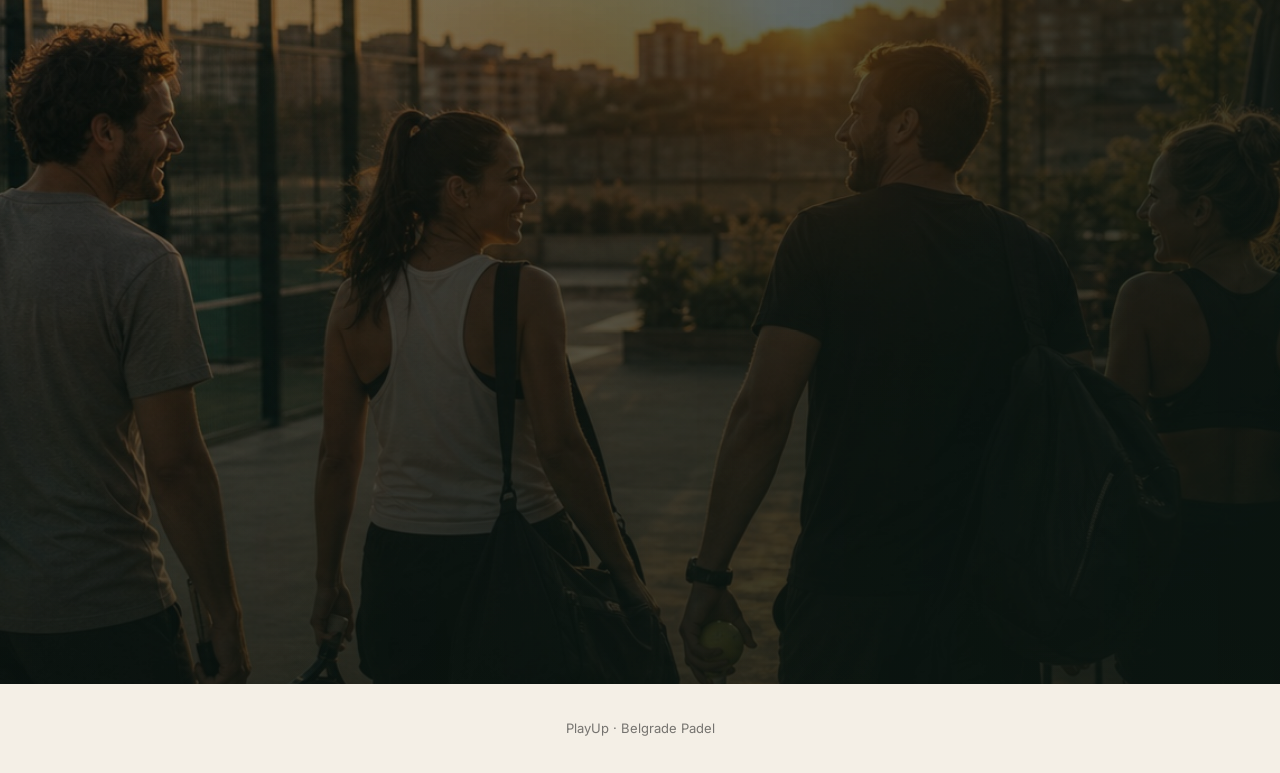
<file: padel.html>
<!doctype html>
<html lang="ru">
  <head>
    <meta charset="UTF-8" />
    <meta name="viewport" content="width=device-width, initial-scale=1.0" />
    <meta
      name="description"
      content="PlayUp — место в Белграде, где спорт становится частью жизни: движение, люди и своё коммьюнити в городе."
    />
    <title>PlayUp — падел-клуб в Белграде</title>
    <link rel="preconnect" href="https://fonts.googleapis.com" />
    <link rel="preconnect" href="https://fonts.gstatic.com" crossorigin />
    <link
      href="https://fonts.googleapis.com/css2?family=Cormorant+Garamond:wght@500;600;700&family=Inter:wght@400;500;600;700&display=swap"
      rel="stylesheet"
    />
    <link rel="stylesheet" href="padel.css?v=20260612-gold" />
    <link rel="stylesheet" href="club-life.css?v=20260612-clubcss" />
  </head>
  <body>
    <header class="topbar" aria-label="PlayUp">
      <a class="brand" href="#top" aria-label="PlayUp, перейти к началу"
        >PlayUp</a
      >
      <span class="topbar__place">Belgrade Padel Members Club</span>
    </header>

    <main id="top">
      <section class="cover hero section-dark" aria-labelledby="hero-title">
        <div class="cover__media parallax-frame" data-parallax="0.08">
          <img
            src="assets/images/hero.jpg"
            alt="Компания после падела сидит за столом у корта на закате"
          />
        </div>
        <div class="cover__shade" aria-hidden="true"></div>

        <div class="container cover__grid">
          <div class="cover__copy">
            <p class="eyebrow reveal">Падел-клуб в Белграде</p>
            <h1 id="hero-title" class="hero-title">
              <span class="title-line">Играй в падел,</span>
              <span class="title-line"
                >находи
                <span class="title-rotate"
                  ><span class="title-rotate__word" data-rotate>своих</span
                  ><span
                    class="title-rotate__caret"
                    aria-hidden="true"
                  ></span></span
              ></span>
            </h1>
            <p class="cover__lead reveal" data-delay="180">
              Не ради медалей или формы в зеркале. <br />
              Ради недели, в которой есть движение, люди и повод выйти из дома.
            </p>
            <div class="cover__action reveal" data-delay="300">
              <a class="button" href="#final">Прийти на первую игру</a>
            </div>
          </div>
        </div>
      </section>

      <section class="section essence" aria-labelledby="essence-title">
        <div class="container grid">
          <div class="section-copy section-copy--wide">
            <p class="eyebrow eyebrow--brass reveal">ЧТО ЭТО И ПОЧЕМУ</p>
            <h2 id="essence-title" class="section-title reveal">
              Падел в удовольствие
            </h2>
            <p class="section-lead reveal" data-delay="120">
              Мы собираем игры и встречи так, чтобы можно было прийти одному — и
              постепенно стать своим.
            </p>
            <div class="copy-cta reveal" data-delay="220">
              <a class="button" href="#final"
                >Записаться на игру<span
                  class="button__arrow"
                  aria-hidden="true"
                  >→</span
                ></a
              >
            </div>
          </div>

          <figure
            class="essay-photo reveal parallax-frame"
            data-parallax="0.05"
          >
            <img
              src="assets/images/tension.jpg"
              alt="Игрок завязывает кроссовок перед первой игрой"
            />
          </figure>

          <div class="feature-row" aria-label="Главные принципы PlayUp">
            <article class="feature reveal" data-delay="0">
              <span class="feature__number">01</span>
              <h3>Играешь с равными</h3>
              <p>
                Подбираем группу по уровню: без неловкости, случайных «звёзд» и
                ощущения, что ты попал не туда.
              </p>
            </article>
            <article class="feature reveal" data-delay="110">
              <span class="feature__number">02</span>
              <h3>Приходишь налегке</h3>
              <p>
                Площадка забронирована, состав собран, расписание понятно. Не
                нужно собирать людей в чатах и уговаривать всех прийти.
              </p>
            </article>
            <article class="feature reveal" data-delay="220">
              <span class="feature__number">03</span>
              <h3>Остаёшься ради людей</h3>
              <p>
                После игры можно пойти на кофе: пообщаться, познакомиться и
                постепенно стать частью круга. Без обязаловки — если сегодня не
                можешь, всё окей.
              </p>
            </article>
          </div>
        </div>
      </section>

      <section class="section how section-dark" aria-labelledby="how-title">
        <div class="container">
          <div class="section-head grid">
            <div class="section-copy">
              <p class="eyebrow reveal">КАК ПОПАСТЬ</p>
              <h2 id="how-title" class="section-title reveal">Путь в клуб</h2>
              <div class="copy-cta reveal" data-delay="200">
                <a class="button button--accent" href="#final"
                  >Записаться на игру</a
                >
              </div>
            </div>
            <p class="section-lead section-lead--dark reveal" data-delay="120">
              Начинаешь с одной игры: смотришь на уровень, людей и атмосферу.
              Дальше остаёшься, если хочется вернуться.
            </p>
          </div>

          <div class="steps" data-steps>
            <div class="steps__line" aria-hidden="true"><span></span></div>
            <article class="step reveal" data-step>
              <div class="step__number">01</div>
              <div class="step__body">
                <h3>Оставляешь заявку</h3>
                <p>Пара вопросов про опыт, график и комфортный темп игры.</p>
              </div>
              <figure class="step__photo">
                <img
                  src="assets/images/step-application.jpg"
                  alt="Рука заполняет заявку на телефоне за столом кафе"
                />
              </figure>
            </article>
            <article class="step reveal" data-step>
              <div class="step__number">02</div>
              <div class="step__body">
                <h3>Приходишь на тестовую игру</h3>
                <p>
                  Никакого давления. Просто играешь, чтобы оценить динамику,
                  баланс команд и понять, хочется ли тебе прийти снова.
                </p>
              </div>
              <figure class="step__photo">
                <img
                  src="assets/images/step-arrival.jpg"
                  alt="Человек открывает калитку падел-корта на закате"
                />
              </figure>
            </article>
            <article class="step reveal" data-step>
              <div class="step__number">03</div>
              <div class="step__body">
                <h3>Идёшь в кафе</h3>
                <p>
                  После игры все идут за стол — без этого никуда. Именно тут
                  начинается знакомство: разговоры, смех и первые свои.
                </p>
              </div>
              <figure class="step__photo">
                <img
                  src="assets/images/step-group.jpg"
                  alt="Группа игроков приветствует нового участника перед игрой"
                />
              </figure>
            </article>
            <article class="step reveal" data-step>
              <div class="step__number">04</div>
              <div class="step__body">
                <h3>Становишься частью клуба</h3>
                <p>
                  Падел становится приятной привычкой: регулярные игры, комфортный темп и свои люди рядом. 
                  После — кафе, общение и новые знакомства.
                </p>
              </div>
              <figure class="step__photo">
                <img
                  src="assets/images/step-stay.jpg"
                  alt="Участники клуба сидят за столом кафе после игры"
                />
              </figure>
            </article>
          </div>
        </div>
      </section>

      <section class="section club-life" aria-labelledby="life-title">
        <div class="container">
          <div class="life-note reveal">
            <h2 id="life-title">Врывайся, когда есть настроение</h2>
            <p>
              Свободный выходной? </br>
              Бронируй слот и отдыхай с нами
            </p>
          </div>

          <div class="masonry" aria-label="Жизнь клуба">
            <button
              class="masonry__item masonry__item--run reveal parallax-frame"
              type="button"
              aria-haspopup="dialog"
              data-activity="run"
              data-parallax="0.04"
            >
              <img
                src="assets/images/club-run.jpg"
                alt="Участники клуба бегут вдоль реки утром"
              />
              <span class="masonry__caption">
                <span>Воскресный бег по набережной</span>
              </span>
            </button>
            <button
              class="masonry__item masonry__item--saturday reveal parallax-frame"
              type="button"
              aria-haspopup="dialog"
              data-activity="saturday"
              data-parallax="0.08"
            >
              <img
                src="assets/images/club-saturday-v2.png"
                alt="Дневная субботняя тусовка клуба в кофейне с DJ, танцами, кофе и лимонадами"
              />
              <span class="masonry__caption">
                <span>Тусовки в субботу</span>
                <!-- <small>DJ, танцы, кофе, лимонады</small> -->
              </span>
            </button>
            <button
              class="masonry__item masonry__item--stretch reveal parallax-frame"
              type="button"
              aria-haspopup="dialog"
              data-activity="stretch"
              data-parallax="0.05"
            >
              <img
                src="assets/images/club-stretch-park.png"
                alt="Участники клуба делают растяжку в парке после спорта"
              />
              <span class="masonry__caption">
                <span>Растяжка в парке</span>
              </span>
            </button>
            <button
              class="masonry__item masonry__item--recovery reveal parallax-frame"
              type="button"
              aria-haspopup="dialog"
              data-activity="recovery"
              data-parallax="0.06"
            >
              <img
                src="assets/images/club-recovery-spa.png"
                alt="Спортивные участники клуба отдыхают в джакузи и хаммаме после нагрузки"
              />
              <span class="masonry__caption">
                <span>Рекавери</span>
              </span>
            </button>
          </div>
        </div>
      </section>

      <div class="activity-modal" data-activity-modal hidden>
        <button
          class="activity-modal__backdrop"
          type="button"
          data-activity-close
          aria-label="Закрыть"
        ></button>
        <section
          class="activity-modal__panel"
          role="dialog"
          aria-modal="true"
          aria-labelledby="activity-modal-title"
          aria-describedby="activity-modal-text"
        >
          <button
            class="activity-modal__close"
            type="button"
            data-activity-close
            aria-label="Закрыть"
          >
            <span aria-hidden="true"></span>
          </button>
          <figure class="activity-modal__media">
            <img data-activity-image src="assets/images/club-run.jpg" alt="" />
          </figure>
          <div class="activity-modal__content">
            <p class="activity-modal__eyebrow" data-activity-kicker></p>
            <h2 id="activity-modal-title" data-activity-title></h2>
            <p class="activity-modal__lead" data-activity-lead></p>
            <div
              id="activity-modal-text"
              class="activity-modal__text"
              data-activity-text
            ></div>
            <dl class="activity-modal__facts" data-activity-facts></dl>
          </div>
        </section>
      </div>

      <section
        class="cover final-cta section-dark"
        id="final"
        aria-labelledby="final-title"
      >
        <div class="cover__media parallax-frame" data-parallax="0.07">
          <img
            src="assets/images/final-cta.jpg"
            alt="Группа после игры идёт вместе к кафе на закате"
          />
        </div>
        <div class="cover__shade cover__shade--final" aria-hidden="true"></div>

        <div class="container final-grid">
          <div class="final-copy">
            <p class="eyebrow reveal">ПЕРВАЯ ИГРА — €15</p>
            <h2 id="final-title" class="final-title reveal">
              Приходи один - <br />
              Компания найдется
            </h2>
            <p class="cover__lead reveal" data-delay="120">
              PlayUp — это место, где спорт становится поводом выйти из дома и
              постепенно найти свой круг в городе.
            </p>
          </div>

          <div
            class="price-panel signup-panel reveal"
            data-delay="220"
            aria-label="Форма записи"
          >
            <div class="signup-panel__trial">
              <span class="price-panel__label">Разовая игра</span>
              <strong>€15</strong>
              <p>Играй разово в группе своего уровня, чтобы прочувствовать формат.</p>
            </div>

            <div class="signup-panel__membership" aria-label="Community подписка">
              <div>
                <span class="price-panel__label">Community подписка</span>
                <strong>€100/мес</strong>
                <span class="signup-panel__badge">Скоро</span>
              </div>
              <p>
                2 падел-слота в неделю + кафе после игры
              </p>
              <ul class="signup-panel__features">
                <li>Воскресные пробежки и растяжка</li>
                <li>Субботняя тусовка клуба</li>
                <li>Нетворк и новые знакомства</li>
              </ul>
            </div>

            <form class="signup-form" aria-label="Оставить Telegram">
              <label for="telegram">Оставить Telegram</label>
              <input
                id="telegram"
                name="telegram"
                type="text"
                inputmode="text"
                autocomplete="off"
                placeholder="@username"
              />
              <button class="button" type="submit">Записаться на игру</button>
              <p
                class="signup-form__status"
                role="status"
                aria-live="polite"
                hidden
              ></p>
              <!-- <p class="signup-form__note">
                Напишем, уточним уровень и предложим ближайший слот.
              </p> -->
            </form>
          </div>
        </div>
      </section>
    </main>

    <footer class="footer">
      <p>PlayUp · Belgrade Padel</p>
    </footer>

    <script src="club-life.js?v=20260612-clublife"></script>
    <script src="padel.js?v=20260611-clublife"></script>
  </body>
</html>
</file>
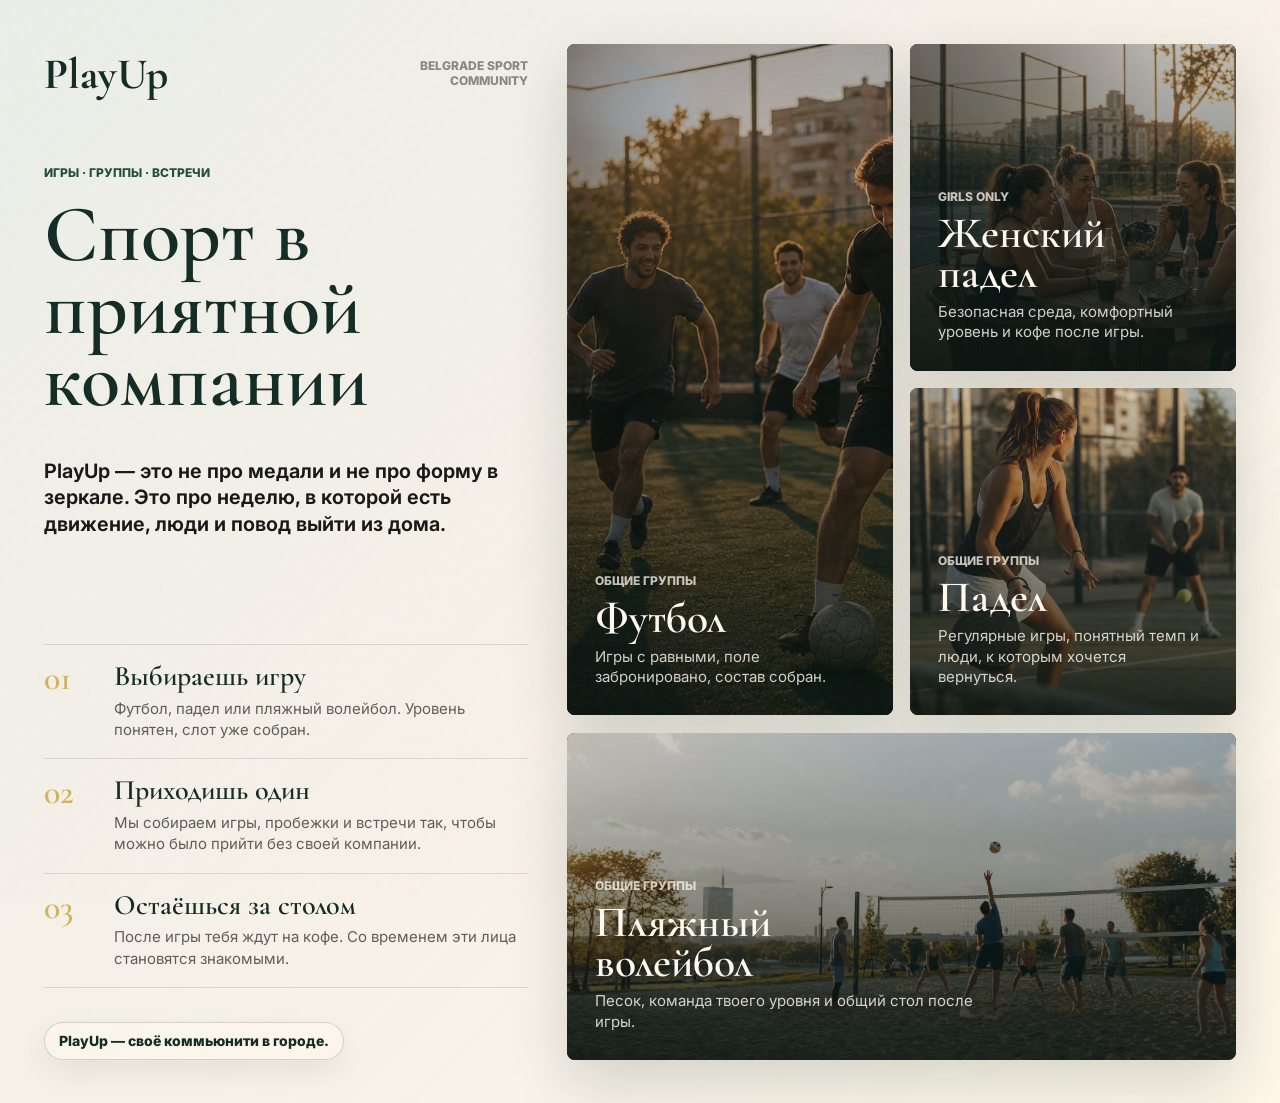
<file: playup.html>
<!doctype html>
<html lang="ru">
  <head>
    <meta charset="UTF-8" />
    <meta name="viewport" content="width=device-width, initial-scale=1.0" />
    <meta
      name="description"
      content="PlayUp — место в Белграде, где спорт в приятной компании становится частью жизни: игры, пробежки, встречи и своё коммьюнити в городе."
    />
    <title>PlayUp — спорт и коммьюнити в Белграде</title>
    <link rel="preconnect" href="https://fonts.googleapis.com" />
    <link rel="preconnect" href="https://fonts.gstatic.com" crossorigin />
    <link
      href="https://fonts.googleapis.com/css2?family=Cormorant+Garamond:wght@500;600;700&family=Inter:wght@400;500;600;700&display=swap"
      rel="stylesheet"
    />
    <link rel="stylesheet" href="playup.css?v=20260609-hub" />
  </head>
  <body>
    <main class="hub" aria-labelledby="hub-title">
      <section class="intro">
        <header class="topline">
          <a class="brand" href="#hub-title" aria-label="PlayUp, перейти к началу">PlayUp</a>
          <p>Belgrade sport community</p>
        </header>

        <div class="intro__copy">
          <p class="eyebrow">Игры · группы · встречи</p>
          <h1 id="hub-title">Спорт в приятной компании</h1>
          <p class="intro__lead">
            PlayUp — это не про медали и не про форму в зеркале. Это про неделю,
            в которой есть движение, люди и повод выйти из дома.
          </p>
        </div>
      </section>

      <section class="sports" aria-label="Направления PlayUp">
        <p class="sports__title">Выбери направление</p>

        <a class="sport-card sport-card--large" href="football.html" aria-label="Открыть футбол">
          <img src="assets/images/football-hero.png" alt="Футбольная группа играет на городском поле в Белграде" />
          <span class="sport-card__shade" aria-hidden="true"></span>
          <span class="sport-card__content">
            <span class="sport-card__kicker">общие группы</span>
            <strong>Футбол</strong>
            <span>Игры с равными, поле забронировано, состав собран.</span>
          </span>
        </a>

        <a class="sport-card" href="index.html" aria-label="Открыть женский падел">
          <img src="assets/images/women-hero.png" alt="Девушки из PlayUp Girls общаются после падела" />
          <span class="sport-card__shade" aria-hidden="true"></span>
          <span class="sport-card__content">
            <span class="sport-card__kicker">girls only</span>
            <strong>Женский падел</strong>
            <span>Безопасная среда, комфортный уровень и кофе после игры.</span>
          </span>
        </a>

        <a class="sport-card" href="general.html" aria-label="Открыть падел">
          <img src="assets/images/sport-padel.jpg" alt="Игроки на падел-корте в Белграде" />
          <span class="sport-card__shade" aria-hidden="true"></span>
          <span class="sport-card__content">
            <span class="sport-card__kicker">общие группы</span>
            <strong>Падел</strong>
            <span>Регулярные игры, понятный темп и люди, к которым хочется вернуться.</span>
          </span>
        </a>

        <a class="sport-card sport-card--wide" href="beach-volleyball.html" aria-label="Открыть пляжный волейбол">
          <img src="assets/images/beach-volleyball-hero.png" alt="Группа играет в пляжный волейбол на песчаной площадке" />
          <span class="sport-card__shade" aria-hidden="true"></span>
          <span class="sport-card__content">
            <span class="sport-card__kicker">общие группы</span>
            <strong>Пляжный волейбол</strong>
            <span>Песок, команда твоего уровня и общий стол после игры.</span>
          </span>
        </a>
      </section>

      <section class="ritual-panel" aria-label="Как работает PlayUp">
        <div class="ritual">
          <article class="ritual__item">
            <span>01</span>
            <div>
              <h2>Выбираешь игру</h2>
              <p>Футбол, падел или пляжный волейбол. Уровень понятен, слот уже собран.</p>
            </div>
          </article>
          <article class="ritual__item">
            <span>02</span>
            <div>
              <h2>Приходишь один</h2>
              <p>Мы собираем игры, пробежки и встречи так, чтобы можно было прийти без своей компании.</p>
            </div>
          </article>
          <article class="ritual__item">
            <span>03</span>
            <div>
              <h2>Остаёшься за столом</h2>
              <p>После игры тебя ждут на кофе. Со временем эти лица становятся знакомыми.</p>
            </div>
          </article>
        </div>

        <p class="community-note">PlayUp — своё коммьюнити в городе.</p>
      </section>
    </main>
  </body>
</html>
</file>
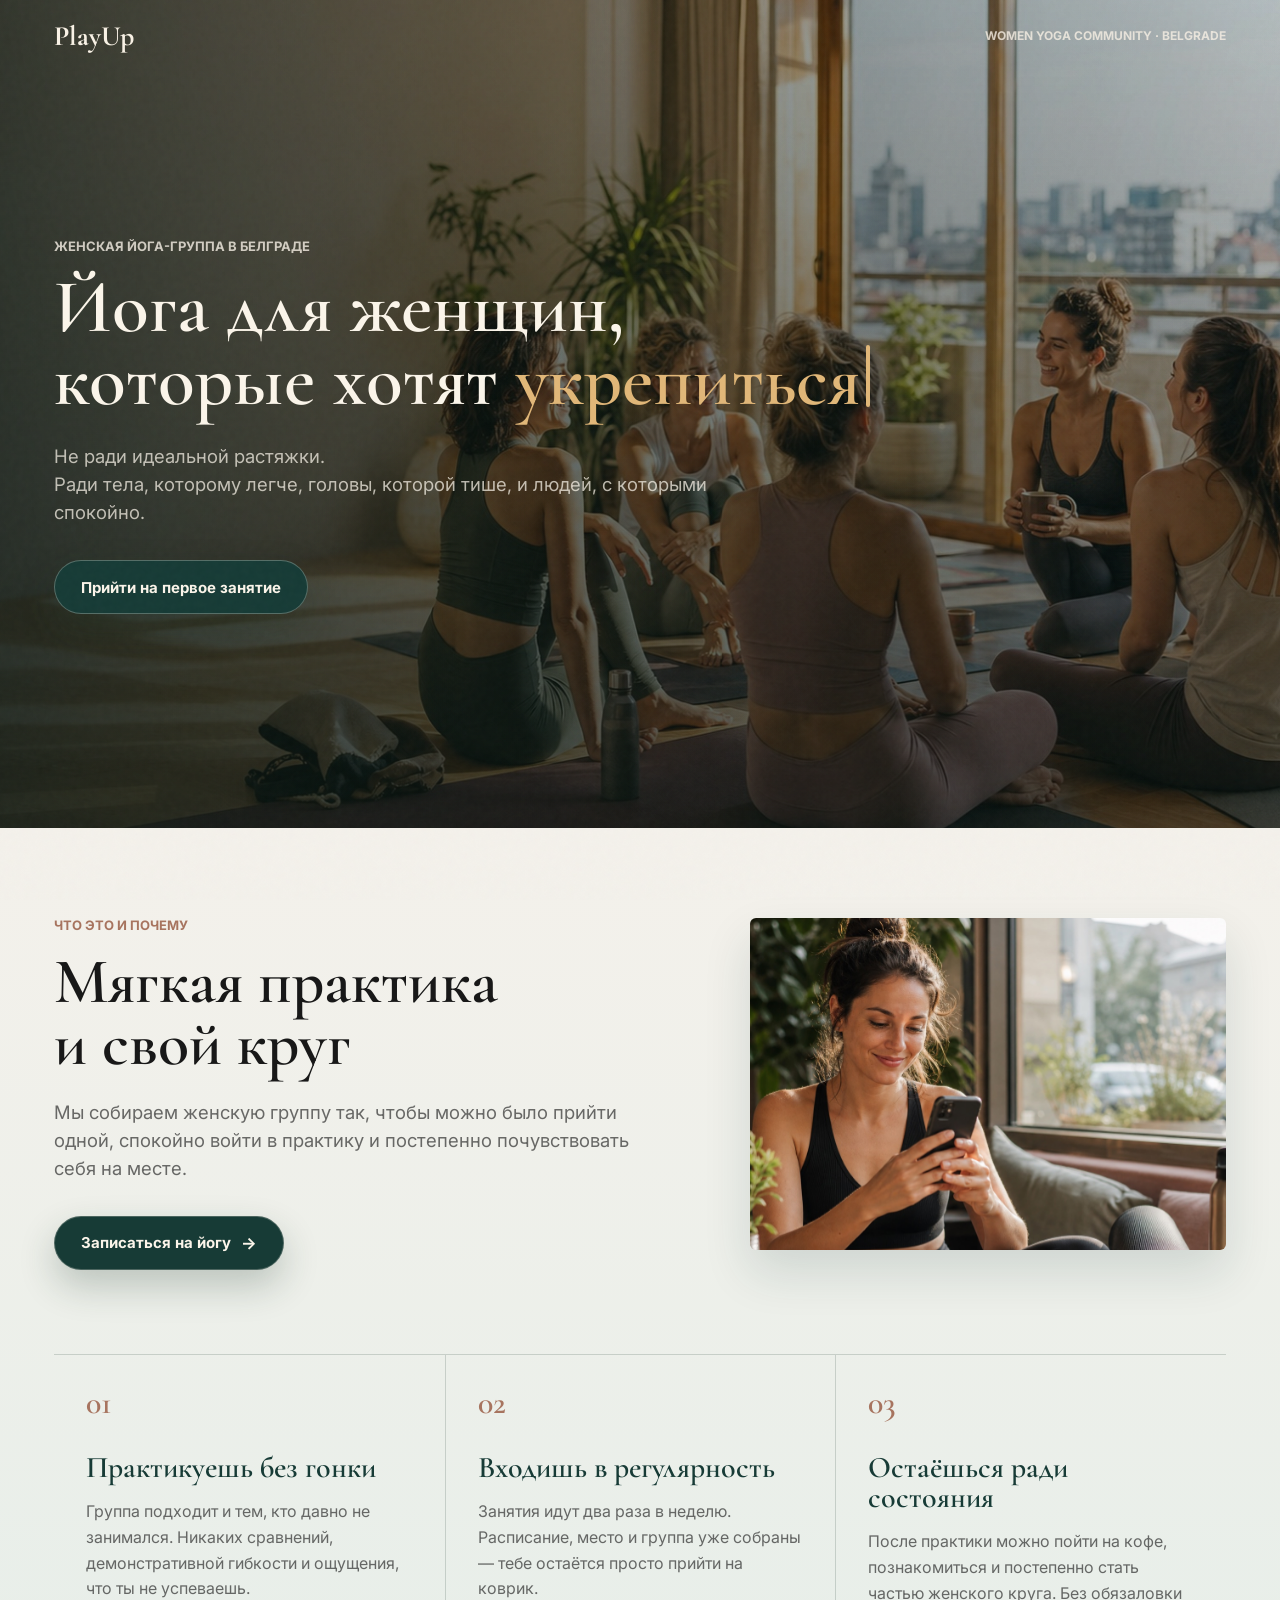
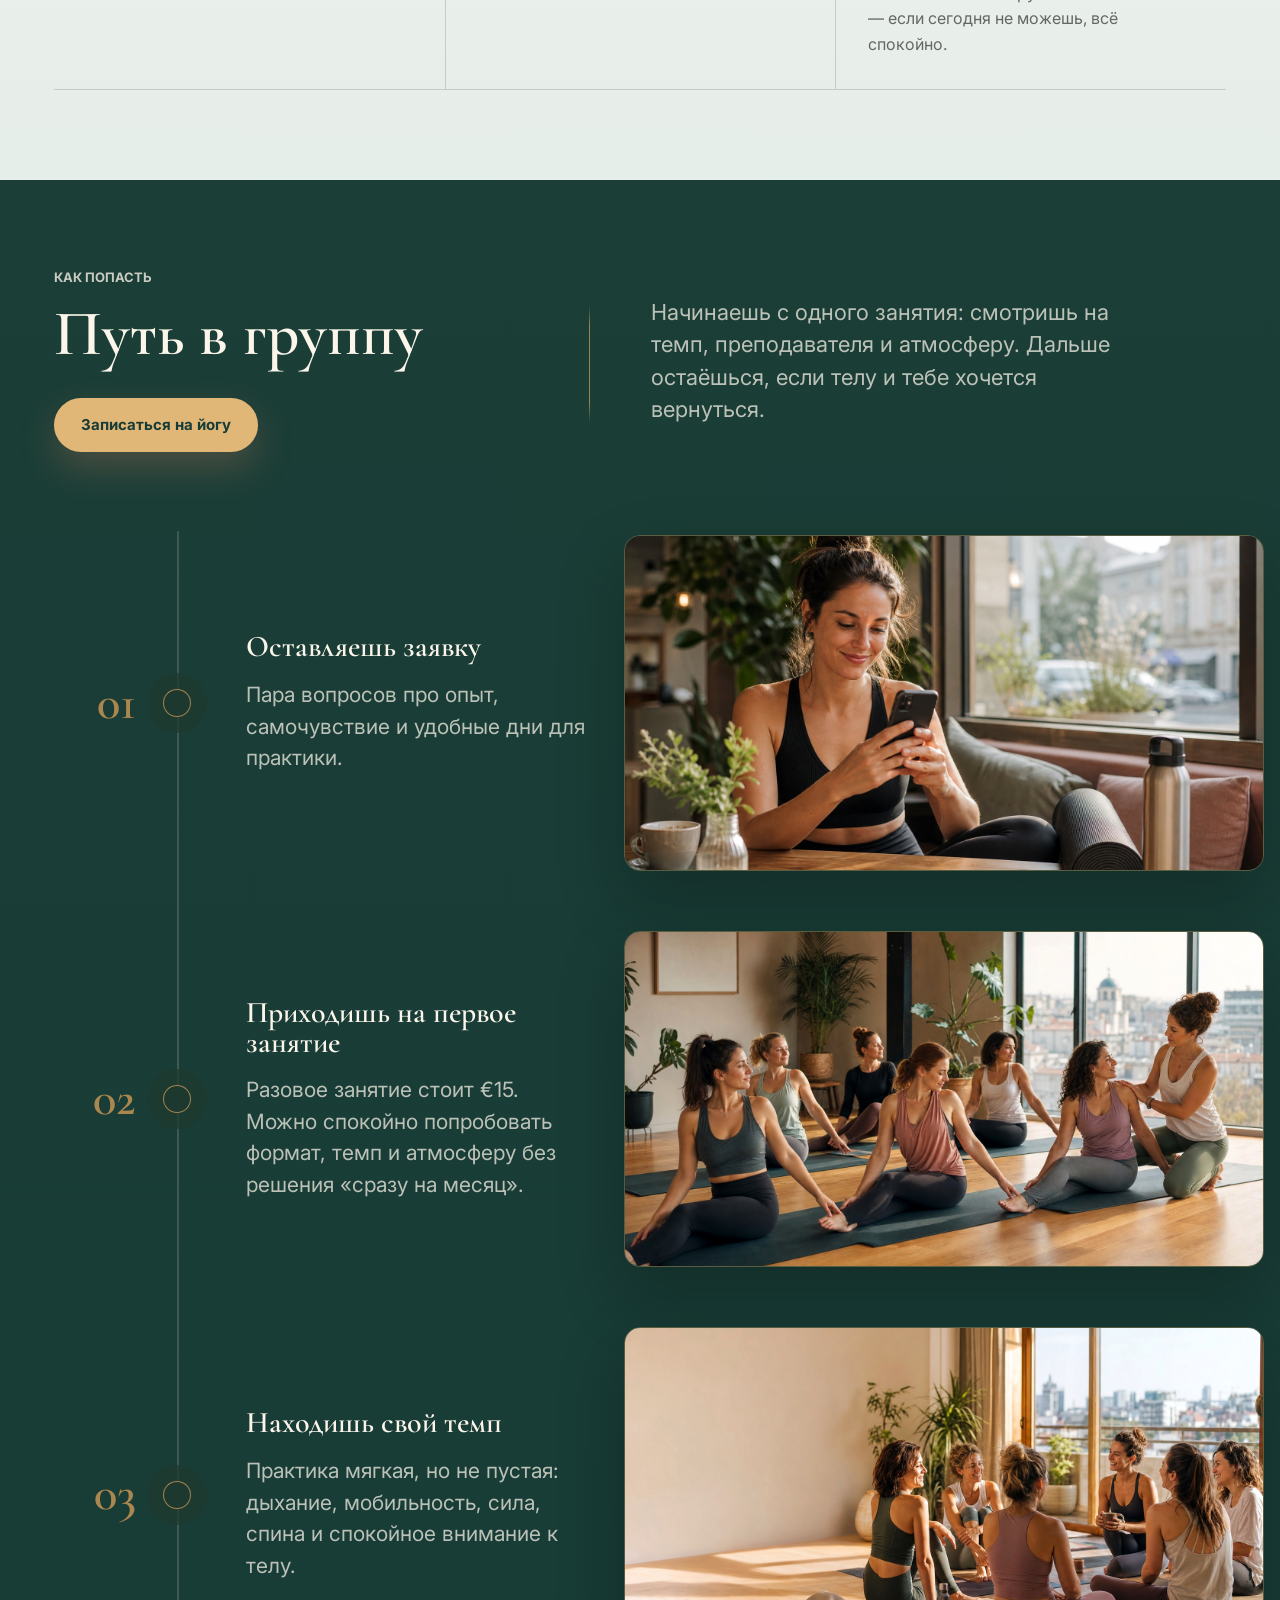
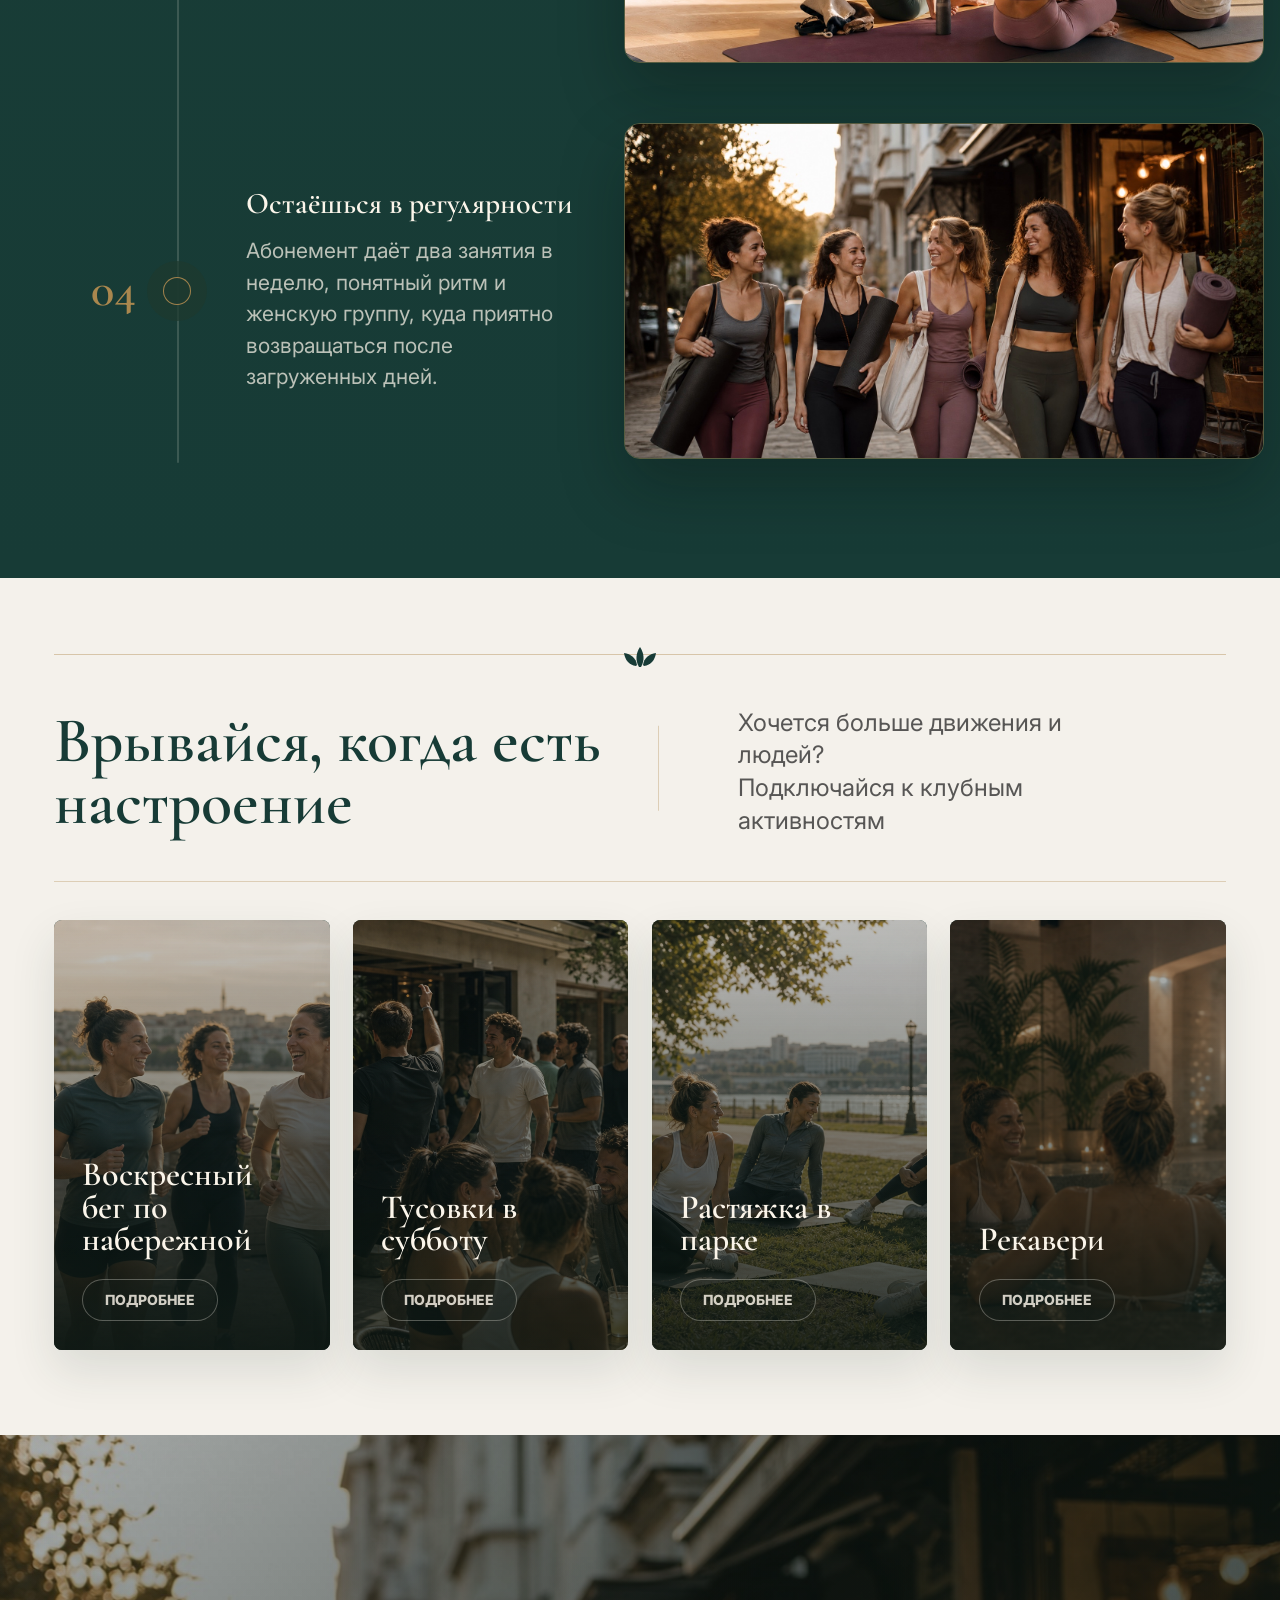
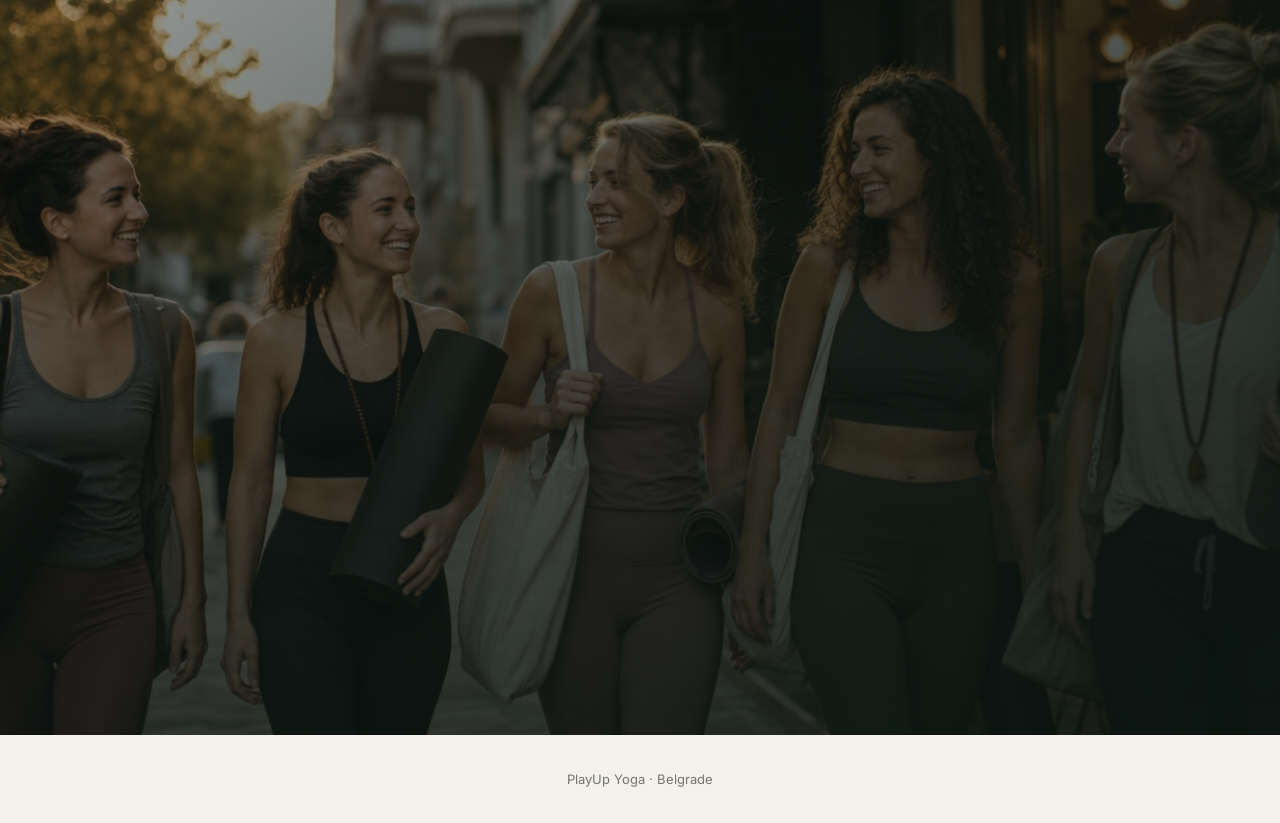
<file: yoga.html>
<!doctype html>
<html lang="ru">
  <head>
    <meta charset="UTF-8" />
    <meta name="viewport" content="width=device-width, initial-scale=1.0" />
    <meta
      name="description"
      content="PlayUp Yoga — женская йога-группа в Белграде: мягкая практика, регулярные занятия, спокойная атмосфера и своё коммьюнити."
    />
    <title>PlayUp Yoga — женская йога-группа в Белграде</title>
    <link rel="preconnect" href="https://fonts.googleapis.com" />
    <link rel="preconnect" href="https://fonts.gstatic.com" crossorigin />
    <link
      href="https://fonts.googleapis.com/css2?family=Cormorant+Garamond:wght@500;600;700&family=Inter:wght@400;500;600;700&display=swap"
      rel="stylesheet"
    />
    <link rel="stylesheet" href="yoga.css?v=20260612-unify" />
    <link rel="stylesheet" href="club-life.css?v=20260612-clubcss" />
  </head>
  <body>
    <header class="topbar" aria-label="PlayUp">
      <a class="brand" href="#top" aria-label="PlayUp, перейти к началу"
        >PlayUp</a
      >
      <span class="topbar__place">Women Yoga Community · Belgrade</span>
    </header>

    <main id="top">
      <section class="cover hero section-dark" aria-labelledby="hero-title">
        <div class="cover__media parallax-frame" data-parallax="0.08">
          <img
            src="assets/images/yoga-hero.jpg"
            alt="Женская йога-группа общается на ковриках в светлой студии Белграда"
          />
        </div>
        <div class="cover__shade" aria-hidden="true"></div>

        <div class="container cover__grid">
          <div class="cover__copy">
            <p class="eyebrow reveal">Женская йога-группа в Белграде</p>
            <h1 id="hero-title" class="hero-title">
              <span class="title-line">Йога для женщин,</span>
              <span class="title-line"
                >которые хотят
                <span class="title-rotate"
                  ><span class="title-rotate__word" data-rotate>выдохнуть</span
                  ><span
                    class="title-rotate__caret"
                    aria-hidden="true"
                  ></span></span
              ></span>
            </h1>
            <p class="cover__lead reveal" data-delay="180">
              Не ради идеальной растяжки. <br />
              Ради тела, которому легче, головы, которой тише, и людей, с которыми спокойно.
            </p>
            <div class="cover__action reveal" data-delay="300">
              <a class="button" href="#final">Прийти на первое занятие</a>
            </div>
          </div>
        </div>
      </section>

      <section class="section essence" aria-labelledby="essence-title">
        <div class="container grid">
          <div class="section-copy section-copy--wide">
            <p class="eyebrow eyebrow--brass reveal">ЧТО ЭТО И ПОЧЕМУ</p>
            <h2 id="essence-title" class="section-title reveal">
              Мягкая практика<br />
              и свой круг
            </h2>
            <p class="section-lead reveal" data-delay="120">
              Мы собираем женскую группу так, чтобы можно было прийти одной,
              спокойно войти в практику и постепенно почувствовать себя на месте.
            </p>
            <div class="copy-cta reveal" data-delay="220">
              <a class="button" href="#final"
                >Записаться на йогу<span
                  class="button__arrow"
                  aria-hidden="true"
                  >→</span
                ></a
              >
            </div>
          </div>

          <figure
            class="essay-photo reveal parallax-frame"
            data-parallax="0.05"
          >
            <img
              src="assets/images/yoga-application.jpg"
              alt="Девушка оставляет заявку на женскую йогу с телефона в кафе"
            />
          </figure>

          <div class="feature-row" aria-label="Главные принципы PlayUp Yoga">
            <article class="feature reveal" data-delay="0">
              <span class="feature__number">01</span>
              <h3>Практикуешь без гонки</h3>
              <p>
                Группа подходит и тем, кто давно не занимался. Никаких
                сравнений, демонстративной гибкости и ощущения, что ты не успеваешь.
              </p>
            </article>
            <article class="feature reveal" data-delay="110">
              <span class="feature__number">02</span>
              <h3>Входишь в регулярность</h3>
              <p>
                Занятия идут два раза в неделю. Расписание, место и группа уже
                собраны — тебе остаётся просто прийти на коврик.
              </p>
            </article>
            <article class="feature reveal" data-delay="220">
              <span class="feature__number">03</span>
              <h3>Остаёшься ради состояния</h3>
              <p>
                После практики можно пойти на кофе, познакомиться и постепенно
                стать частью женского круга. Без обязаловки — если сегодня не
                можешь, всё спокойно.
              </p>
            </article>
          </div>
        </div>
      </section>

      <section class="section how section-dark" aria-labelledby="how-title">
        <div class="container">
          <div class="section-head grid">
            <div class="section-copy">
              <p class="eyebrow reveal">КАК ПОПАСТЬ</p>
              <h2 id="how-title" class="section-title reveal">Путь в группу</h2>
              <div class="copy-cta reveal" data-delay="200">
                <a class="button button--accent" href="#final"
                  >Записаться на йогу</a
                >
              </div>
            </div>
            <p class="section-lead section-lead--dark reveal" data-delay="120">
              Начинаешь с одного занятия: смотришь на темп, преподавателя и
              атмосферу. Дальше остаёшься, если телу и тебе хочется вернуться.
            </p>
          </div>

          <div class="steps" data-steps>
            <div class="steps__line" aria-hidden="true"><span></span></div>
            <article class="step reveal" data-step>
              <div class="step__number">01</div>
              <div class="step__body">
                <h3>Оставляешь заявку</h3>
                <p>Пара вопросов про опыт, самочувствие и удобные дни для практики.</p>
              </div>
              <figure class="step__photo">
                <img
                  src="assets/images/yoga-application.jpg"
                  alt="Девушка оставляет заявку на женскую йогу с телефона"
                />
              </figure>
            </article>
            <article class="step reveal" data-step>
              <div class="step__number">02</div>
              <div class="step__body">
                <h3>Приходишь на первое занятие</h3>
                <p>
                  Разовое занятие стоит €15. Можно спокойно попробовать формат,
                  темп и атмосферу без решения «сразу на месяц».
                </p>
              </div>
              <figure class="step__photo">
                <img
                  src="assets/images/yoga-class.jpg"
                  alt="Женская йога-группа занимается мягкой практикой в светлой студии"
                />
              </figure>
            </article>
            <article class="step reveal" data-step>
              <div class="step__number">03</div>
              <div class="step__body">
                <h3>Находишь свой темп</h3>
                <p>
                  Практика мягкая, но не пустая: дыхание, мобильность, сила,
                  спина и спокойное внимание к телу.
                </p>
              </div>
              <figure class="step__photo">
                <img
                  src="assets/images/yoga-hero.jpg"
                  alt="Женская йога-группа общается после практики на ковриках"
                />
              </figure>
            </article>
            <article class="step reveal" data-step>
              <div class="step__number">04</div>
              <div class="step__body">
                <h3>Остаёшься в регулярности</h3>
                <p>
                  Абонемент даёт два занятия в неделю, понятный ритм и женскую
                  группу, куда приятно возвращаться после загруженных дней.
                </p>
              </div>
              <figure class="step__photo">
                <img
                  src="assets/images/yoga-final.jpg"
                  alt="Девушки после йоги идут вместе на кофе по улице Белграда"
                />
              </figure>
            </article>
          </div>
        </div>
      </section>

      <section class="section club-life" aria-labelledby="life-title">
        <div class="container">
          <div class="life-note reveal">
            <h2 id="life-title">Врывайся, когда есть настроение</h2>
            <p>
              Хочется больше движения и людей? <br />
              Подключайся к клубным активностям
            </p>
          </div>

          <div class="masonry" aria-label="Жизнь PlayUp Yoga">
            <button
              class="masonry__item masonry__item--run reveal parallax-frame"
              type="button"
              aria-haspopup="dialog"
              data-activity="run"
              data-parallax="0.04"
            >
              <img
                src="assets/images/women-club-run.png"
                alt="Женская группа бежит вдоль реки утром"
              />
              <span class="masonry__caption">
                <span>Воскресный бег по набережной</span>
              </span>
            </button>
            <button
              class="masonry__item masonry__item--saturday reveal parallax-frame"
              type="button"
              aria-haspopup="dialog"
              data-activity="saturday"
              data-parallax="0.08"
            >
              <img
                src="assets/images/club-saturday-v2.png"
                alt="Дневная субботняя тусовка клуба в кофейне с DJ, танцами, кофе и лимонадами"
              />
              <span class="masonry__caption">
                <span>Тусовки в субботу</span>
                <!-- <small>DJ, танцы, кофе, лимонады</small> -->
              </span>
            </button>
            <button
              class="masonry__item masonry__item--stretch reveal parallax-frame"
              type="button"
              aria-haspopup="dialog"
              data-activity="stretch"
              data-parallax="0.05"
            >
              <img
                src="assets/images/women-club-stretch.png"
                alt="Девушки делают мягкую растяжку в парке после спорта"
              />
              <span class="masonry__caption">
                <span>Растяжка в парке</span>
              </span>
            </button>
            <button
              class="masonry__item masonry__item--recovery reveal parallax-frame"
              type="button"
              aria-haspopup="dialog"
              data-activity="recovery"
              data-parallax="0.06"
            >
              <img
                src="assets/images/women-club-recovery.png"
                alt="Девушки отдыхают в зоне восстановления после нагрузки"
              />
              <span class="masonry__caption">
                <span>Рекавери</span>
              </span>
            </button>
          </div>
        </div>
      </section>

      <div class="activity-modal" data-activity-modal hidden>
        <button
          class="activity-modal__backdrop"
          type="button"
          data-activity-close
          aria-label="Закрыть"
        ></button>
        <section
          class="activity-modal__panel"
          role="dialog"
          aria-modal="true"
          aria-labelledby="activity-modal-title"
          aria-describedby="activity-modal-text"
        >
          <button
            class="activity-modal__close"
            type="button"
            data-activity-close
            aria-label="Закрыть"
          >
            <span aria-hidden="true"></span>
          </button>
          <figure class="activity-modal__media">
            <img data-activity-image src="assets/images/women-club-run.png" alt="" />
          </figure>
          <div class="activity-modal__content">
            <p class="activity-modal__eyebrow" data-activity-kicker></p>
            <h2 id="activity-modal-title" data-activity-title></h2>
            <p class="activity-modal__lead" data-activity-lead></p>
            <div
              id="activity-modal-text"
              class="activity-modal__text"
              data-activity-text
            ></div>
            <dl class="activity-modal__facts" data-activity-facts></dl>
          </div>
        </section>
      </div>

      <section
        class="cover final-cta section-dark"
        id="final"
        aria-labelledby="final-title"
      >
        <div class="cover__media parallax-frame" data-parallax="0.07">
          <img
            src="assets/images/yoga-final.jpg"
            alt="Девушки после йоги идут вместе на кофе по улице Белграда"
          />
        </div>
        <div class="cover__shade cover__shade--final" aria-hidden="true"></div>

        <div class="container final-grid">
          <div class="final-copy">
            <p class="eyebrow reveal">ПЕРВОЕ ЗАНЯТИЕ — €15</p>
            <h2 id="final-title" class="final-title reveal">
              Приходи одна.<br />
              Выдыхай в группе
            </h2>
            <p class="cover__lead reveal" data-delay="120">
              PlayUp Yoga — это женская группа в Белграде, где практика
              становится спокойной привычкой, а люди — своим кругом.
            </p>
          </div>

          <div
            class="price-panel signup-panel reveal"
            data-delay="220"
            aria-label="Форма записи"
          >
            <div class="signup-panel__trial">
              <span class="price-panel__label">Разовое занятие</span>
              <strong>€15</strong>
              <p>Одна мягкая практика, чтобы почувствовать темп, преподавателя и группу.</p>
            </div>

            <div class="signup-panel__membership" aria-label="Community подписка">
              <div>
                <span class="price-panel__label">Community подписка</span>
                <strong>€100/мес</strong>
              </div>
              <p>
                2 занятия йогой в неделю + общение после практики
              </p>
              <ul class="signup-panel__features">
                <li>Женская группа в Белграде</li>
                <li>Субботняя тусовка клуба</li>
                <li>Пробежки, растяжка и новые знакомства</li>
              </ul>
            </div>

            <form class="signup-form" aria-label="Оставить Telegram">
              <label for="telegram">Оставить Telegram</label>
              <input
                id="telegram"
                name="telegram"
                type="text"
                inputmode="text"
                autocomplete="off"
                placeholder="@username"
              />
              <button class="button" type="submit">Записаться на йогу</button>
              <p
                class="signup-form__status"
                role="status"
                aria-live="polite"
                hidden
              ></p>
              <!-- <p class="signup-form__note">
                Напишем, уточним уровень и предложим ближайший слот.
              </p> -->
            </form>
          </div>
        </div>
      </section>
    </main>

    <footer class="footer">
      <p>PlayUp Yoga · Belgrade</p>
    </footer>

    <script src="club-life.js?v=20260612-clublife"></script>
    <script src="yoga.js?v=20260612-yoga"></script>
  </body>
</html>
</file>
<file: playup.css>
:root {
  --ink: #171717;
  --paper: #f5f0e8;
  --paper-2: #e8eee9;
  --forest: #132c25;
  --forest-2: #1f4d3a;
  --accent: #d4b35f;
  --muted: rgba(23, 23, 23, 0.68);
  --light: #fff8ee;
  --line: rgba(23, 23, 23, 0.12);
  --shadow: 0 24px 60px rgba(19, 44, 37, 0.16);
  --serif: "Cormorant Garamond", Georgia, "Times New Roman", serif;
  --sans: "Inter", Arial, sans-serif;
  --page: clamp(18px, 3.4vw, 54px);
}

*,
*::before,
*::after {
  box-sizing: border-box;
}

html {
  min-height: 100%;
  background: var(--paper);
}

body {
  min-height: 100%;
  margin: 0;
  color: var(--ink);
  background:
    linear-gradient(135deg, rgba(232, 238, 233, 0.78), rgba(245, 240, 232, 0.98) 42%, rgba(255, 247, 233, 0.9)),
    var(--paper);
  font-family: var(--sans);
  text-rendering: optimizeLegibility;
}

body::before {
  position: fixed;
  inset: 0;
  z-index: 3;
  pointer-events: none;
  content: "";
  opacity: 0.04;
  background-image: url("data:image/svg+xml,%3Csvg viewBox='0 0 160 160' xmlns='http://www.w3.org/2000/svg'%3E%3Cfilter id='n'%3E%3CfeTurbulence type='fractalNoise' baseFrequency='.85' numOctaves='3' stitchTiles='stitch'/%3E%3C/filter%3E%3Crect width='100%25' height='100%25' filter='url(%23n)' opacity='.55'/%3E%3C/svg%3E");
}

img {
  display: block;
  width: 100%;
  height: 100%;
  object-fit: cover;
}

a {
  color: inherit;
  text-decoration: none;
}

.hub {
  display: grid;
  grid-template-columns: minmax(320px, 0.84fr) minmax(0, 1.16fr);
  grid-template-rows: minmax(0, 1fr) auto;
  gap: clamp(20px, 3vw, 42px);
  min-height: 100svh;
  padding: var(--page);
}

.intro {
  grid-column: 1;
  grid-row: 1;
  display: flex;
  flex-direction: column;
  justify-content: flex-start;
  min-height: 0;
  padding: clamp(6px, 1vw, 10px) 0;
}

.topline {
  display: flex;
  align-items: center;
  justify-content: space-between;
  gap: 16px;
  margin-bottom: clamp(44px, 8vh, 92px);
}

.brand {
  color: var(--forest);
  font-family: var(--serif);
  font-size: clamp(34px, 3.4vw, 58px);
  font-weight: 700;
  line-height: 0.92;
}

.topline p,
.eyebrow,
.sport-card__kicker {
  margin: 0;
  font-size: 12px;
  font-weight: 800;
  line-height: 1.2;
  text-transform: uppercase;
  letter-spacing: 0;
}

.topline p {
  max-width: 170px;
  color: rgba(23, 23, 23, 0.48);
  text-align: right;
}

.eyebrow {
  margin-bottom: 18px;
  color: var(--forest-2);
}

h1 {
  max-width: 720px;
  margin: 0;
  color: var(--forest);
  font-family: var(--serif);
  font-size: clamp(58px, 6.3vw, 112px);
  font-weight: 600;
  letter-spacing: 0;
  line-height: 0.9;
}

.intro__lead {
  max-width: 620px;
  margin: clamp(24px, 3.4vw, 42px) 0 0;
  color: var(--ink);
  font-size: clamp(19px, 1.55vw, 25px);
  font-weight: 650;
  line-height: 1.35;
}

.ritual-panel {
  grid-column: 1;
  grid-row: 2;
  align-self: end;
}

.ritual {
  display: grid;
  max-width: 650px;
  margin-top: clamp(28px, 4.5vw, 58px);
  border-top: 1px solid var(--line);
  border-bottom: 1px solid var(--line);
}

.ritual__item {
  display: grid;
  grid-template-columns: 52px minmax(0, 1fr);
  gap: 18px;
  padding: 18px 0;
  border-top: 1px solid var(--line);
}

.ritual__item:first-child {
  border-top: 0;
}

.ritual__item > span {
  color: var(--accent);
  font-family: var(--serif);
  font-size: 34px;
  font-weight: 600;
  line-height: 0.95;
}

.ritual__item h2 {
  margin: 0;
  color: var(--forest);
  font-family: var(--serif);
  font-size: clamp(28px, 2.2vw, 38px);
  font-weight: 600;
  line-height: 0.95;
}

.ritual__item p {
  margin: 0;
  max-width: 500px;
  color: var(--muted);
  font-size: clamp(15px, 1.05vw, 17px);
  line-height: 1.42;
}

.ritual__item h2 + p {
  margin-top: 8px;
}

.community-note {
  display: inline-flex;
  max-width: 100%;
  min-height: 38px;
  align-items: center;
  margin: clamp(20px, 3vw, 34px) 0 0;
  padding: 9px 14px;
  border: 1px solid rgba(31, 77, 58, 0.2);
  border-radius: 999px;
  color: var(--forest);
  background: rgba(255, 248, 238, 0.48);
  box-shadow: 0 12px 30px rgba(19, 44, 37, 0.08);
  font-size: 14px;
  font-weight: 800;
  line-height: 1.2;
}

.sports {
  grid-column: 2;
  grid-row: 1 / span 2;
  display: grid;
  grid-template-columns: repeat(2, minmax(0, 1fr));
  grid-auto-rows: minmax(220px, 1fr);
  gap: clamp(12px, 1.35vw, 20px);
  min-height: calc(100svh - (var(--page) * 2));
}

.sports__title {
  display: none;
}

.sport-card {
  position: relative;
  min-height: 240px;
  overflow: hidden;
  border-radius: 8px;
  color: var(--light);
  background: var(--forest);
  box-shadow: var(--shadow);
  isolation: isolate;
}

.sport-card--large {
  grid-row: span 2;
}

.sport-card--wide {
  grid-column: span 2;
}

.sport-card img {
  position: absolute;
  inset: 0;
  z-index: -2;
  transform: scale(1.02);
  transition:
    transform 700ms ease,
    filter 700ms ease;
}

.sport-card__shade {
  position: absolute;
  inset: 0;
  z-index: -1;
  background:
    linear-gradient(180deg, rgba(12, 22, 18, 0.05), rgba(12, 22, 18, 0.3) 42%, rgba(12, 22, 18, 0.78)),
    rgba(12, 22, 18, 0.14);
  transition: background 280ms ease;
}

.sport-card__content {
  position: absolute;
  left: clamp(18px, 2.2vw, 30px);
  right: clamp(18px, 2.2vw, 30px);
  bottom: clamp(18px, 2.2vw, 30px);
  display: grid;
  gap: 9px;
}

.sport-card__kicker {
  color: rgba(255, 248, 238, 0.76);
}

.sport-card strong {
  display: block;
  max-width: 11ch;
  font-family: var(--serif);
  font-size: clamp(34px, 3.4vw, 58px);
  font-weight: 600;
  line-height: 0.92;
}

.sport-card__content > span:last-child {
  max-width: 380px;
  color: rgba(255, 248, 238, 0.82);
  font-size: 15px;
  line-height: 1.35;
}

.sport-card:focus-visible {
  outline: 3px solid var(--accent);
  outline-offset: 5px;
}

@media (hover: hover) and (pointer: fine) {
  .sport-card:hover img {
    filter: saturate(1.08) contrast(1.04);
    transform: scale(1.08);
  }

  .sport-card:hover .sport-card__shade {
    background:
      linear-gradient(180deg, rgba(12, 22, 18, 0.02), rgba(12, 22, 18, 0.22) 42%, rgba(12, 22, 18, 0.84)),
      rgba(12, 22, 18, 0.08);
  }
}

@media (max-width: 1080px) {
  .hub {
    grid-template-columns: 1fr;
    grid-template-rows: auto;
  }

  .intro,
  .sports,
  .ritual-panel {
    grid-column: 1;
    grid-row: auto;
  }

  .intro,
  .sports {
    min-height: auto;
  }

  .topline {
    margin-bottom: 44px;
  }

  .sports {
    min-height: auto;
  }

  .ritual-panel {
    align-self: auto;
  }
}

@media (max-width: 700px) {
  .hub {
    padding: 16px;
    gap: 0;
  }

  .topline {
    align-items: flex-start;
    margin-bottom: 30px;
  }

  .topline p {
    max-width: 136px;
    font-size: 11px;
  }

  h1 {
    max-width: 10ch;
    font-size: clamp(46px, 14vw, 60px);
  }

  .intro__lead {
    max-width: 33ch;
    margin-top: 18px;
    font-size: 16px;
    line-height: 1.38;
  }

  .sports__title {
    display: block;
    grid-column: 1 / -1;
    margin: 0 0 12px;
    color: var(--forest-2);
    font-size: 12px;
    font-weight: 800;
    line-height: 1.2;
    text-transform: uppercase;
    letter-spacing: 0;
  }

  .sports {
    grid-template-columns: repeat(2, minmax(0, 1fr));
    grid-auto-rows: auto;
    gap: 10px;
    margin-top: 24px;
  }

  .sport-card,
  .sport-card--large,
  .sport-card--wide {
    grid-column: auto;
    grid-row: auto;
    min-height: 152px;
  }

  .sport-card__content {
    left: 14px;
    right: 14px;
    bottom: 14px;
    gap: 7px;
  }

  .sport-card__kicker {
    font-size: 10px;
  }

  .sport-card strong {
    max-width: 8ch;
    font-size: clamp(29px, 8.8vw, 38px);
  }

  .sport-card__content > span:last-child {
    display: none;
  }

  .ritual-panel {
    margin-top: 30px;
  }

  .ritual {
    margin-top: 0;
  }

  .ritual__item {
    grid-template-columns: 44px minmax(0, 1fr);
    gap: 14px;
    padding: 16px 0;
  }

  .ritual__item > span {
    font-size: 30px;
  }

  .ritual__item h2 {
    font-size: 28px;
  }

  .ritual__item p {
    font-size: 15px;
  }

  .community-note {
    width: 100%;
    justify-content: center;
    text-align: center;
  }
}
</file>
<file: beach-volleyball.css>
:root {
  --cream: #f4f2ec;
  --cream-2: #e6f1ef;
  --green: #123238;
  --green-2: #1f6570;
  --graphite: #1a1a1a;
  --muted: rgba(26, 26, 26, 0.64);
  --light-muted: rgba(252, 248, 238, 0.74);
  --brass: #f3b64c;
  --line: rgba(18, 50, 56, 0.18);
  --line-light: rgba(243, 240, 232, 0.18);
  --shadow: 0 22px 48px rgba(18, 50, 56, 0.17);
  --serif: "Cormorant Garamond", Georgia, "Times New Roman", serif;
  --sans: "Inter", Arial, sans-serif;
  --page-margin: clamp(24px, 4.2vw, 80px);
  --container: min(1520px, calc(100vw - (var(--page-margin) * 2)));
  --grid-gap: clamp(18px, 1.7vw, 28px);
  --section-y: clamp(88px, 7vw, 124px);
  --h1: clamp(68px, 5.9vw, 112px);
  --h2: clamp(54px, 5vw, 86px);
  --h3: clamp(30px, 2.3vw, 38px);
}

*,
*::before,
*::after {
  box-sizing: border-box;
}

html {
  scroll-behavior: smooth;
  background: var(--cream);
}

body {
  margin: 0;
  color: var(--graphite);
  background:
    linear-gradient(180deg, rgba(230, 241, 239, 0.78), rgba(244, 242, 236, 0.96)),
    var(--cream);
  font-family: var(--sans);
  font-size: 16px;
  line-height: 1.6;
  text-rendering: optimizeLegibility;
}

body::before {
  position: fixed;
  inset: 0;
  z-index: 3;
  pointer-events: none;
  content: "";
  opacity: 0.042;
  background-image: url("data:image/svg+xml,%3Csvg viewBox='0 0 160 160' xmlns='http://www.w3.org/2000/svg'%3E%3Cfilter id='n'%3E%3CfeTurbulence type='fractalNoise' baseFrequency='.85' numOctaves='3' stitchTiles='stitch'/%3E%3C/filter%3E%3Crect width='100%25' height='100%25' filter='url(%23n)' opacity='.55'/%3E%3C/svg%3E");
}

img {
  display: block;
  width: 100%;
  height: 100%;
  object-fit: cover;
}

a {
  color: inherit;
  text-decoration: none;
}

button {
  font: inherit;
}

.topbar {
  position: absolute;
  top: 0;
  left: 0;
  right: 0;
  z-index: 10;
  display: flex;
  align-items: center;
  justify-content: space-between;
  width: var(--container);
  margin: 0 auto;
  padding: 22px 0;
  color: #f8f1e5;
}

.brand {
  font-family: var(--serif);
  font-size: clamp(28px, 2.1vw, 38px);
  font-weight: 700;
  line-height: 1;
}

.topbar__place {
  max-width: 44vw;
  color: rgba(248, 241, 229, 0.78);
  font-size: 12px;
  font-weight: 700;
  line-height: 1.2;
  text-align: right;
  text-transform: uppercase;
  letter-spacing: 0;
}

.container {
  position: relative;
  z-index: 1;
  width: var(--container);
  margin: 0 auto;
}

.grid {
  display: grid;
  grid-template-columns: repeat(12, minmax(0, 1fr));
  gap: var(--grid-gap);
}

.section {
  position: relative;
  padding: var(--section-y) 0;
}

.section-dark {
  color: #fbf5ea;
  background: var(--green);
}

.eyebrow {
  margin: 0 0 18px;
  color: rgba(251, 245, 234, 0.78);
  font-size: 13px;
  font-weight: 700;
  line-height: 1.2;
  text-transform: uppercase;
  letter-spacing: 0;
}

.eyebrow--brass {
  color: var(--brass);
}

.hero-title,
.section-title,
.final-title,
.feature h3,
.step h3 {
  margin: 0;
  font-family: var(--serif);
  font-weight: 600;
  letter-spacing: 0;
}

.hero-title {
  max-width: 1120px;
  font-size: var(--h1);
  line-height: 0.92;
}

.section-title,
.final-title {
  font-size: var(--h2);
  line-height: 0.96;
}

.section-title {
  max-width: 1120px;
}

.feature h3,
.step h3 {
  color: var(--green);
  font-size: var(--h3);
  line-height: 1;
}

.section-dark .step h3 {
  color: #fbf5ea;
}

.section-lead,
.cover__lead {
  margin: 0;
  color: var(--muted);
  font-size: clamp(18px, 1.45vw, 22px);
  line-height: 1.52;
}

.section-lead--dark,
.cover__lead {
  color: var(--light-muted);
}

.section-copy {
  grid-column: 1 / span 6;
}

.section-copy--wide {
  grid-column: 1 / span 8;
}

.section-head {
  align-items: end;
  margin-bottom: clamp(42px, 5vw, 74px);
}

.section-head .section-lead {
  grid-column: 8 / span 5;
  max-width: 620px;
  align-self: end;
}

.button {
  display: inline-flex;
  align-items: center;
  justify-content: center;
  min-height: 54px;
  padding: 17px 26px;
  border: 1px solid rgba(244, 239, 230, 0.24);
  border-radius: 999px;
  color: #fbf5ea;
  background: var(--green);
  box-shadow: 0 16px 36px rgba(20, 45, 35, 0.24);
  font-size: 15px;
  font-weight: 700;
  line-height: 1.15;
  text-align: center;
  transition:
    transform 220ms ease,
    background 220ms ease,
    box-shadow 220ms ease;
}

.section-dark .button,
.cover .button {
  border-color: rgba(244, 239, 230, 0.28);
  background: var(--green);
}

.button:hover {
  background: var(--green-2);
  box-shadow: 0 22px 42px rgba(20, 45, 35, 0.26);
  transform: translateY(-2px);
}

.button:focus-visible {
  outline: 2px solid var(--brass);
  outline-offset: 4px;
}

.micro {
  margin: 14px 0 0;
  color: rgba(26, 26, 26, 0.6);
  font-size: 13px;
  line-height: 1.45;
}

.micro--light,
.cover .micro {
  color: rgba(251, 245, 234, 0.72);
}

.parallax-frame {
  overflow: hidden;
}

.parallax-frame img {
  --media-scale: 1.06;
  --parallax-y: 0px;
  height: calc(100% + 44px);
  transform: translate3d(0, var(--parallax-y), 0) scale(var(--media-scale));
  transform-origin: center;
  will-change: transform;
}

.cover {
  position: relative;
  min-height: 100svh;
  overflow: hidden;
  isolation: isolate;
}

.cover__media,
.cover__shade {
  position: absolute;
  inset: 0;
}

.cover__media {
  z-index: -2;
  animation: kenburns 20s ease-in-out infinite alternate;
}

.cover__media img {
  --media-scale: 1.02;
  height: calc(100% + 60px);
}

.cover__shade {
  z-index: -1;
  background:
    linear-gradient(90deg, rgba(9, 31, 35, 0.78) 0%, rgba(9, 31, 35, 0.44) 46%, rgba(9, 31, 35, 0.16) 100%),
    linear-gradient(180deg, rgba(9, 31, 35, 0.12) 0%, rgba(9, 31, 35, 0.52) 100%);
}

.cover__shade--final {
  background:
    linear-gradient(90deg, rgba(9, 31, 35, 0.26), rgba(9, 31, 35, 0.7)),
    linear-gradient(180deg, rgba(9, 31, 35, 0.1), rgba(9, 31, 35, 0.64));
}

.cover__grid {
  display: grid;
  grid-template-columns: repeat(12, minmax(0, 1fr));
  gap: var(--grid-gap);
  min-height: 100svh;
  align-items: center;
  padding: clamp(110px, 9vw, 150px) 0 clamp(72px, 7vw, 104px);
}

.cover__copy {
  grid-column: 1 / span 9;
  align-self: center;
}

.cover__lead {
  max-width: 720px;
  margin-top: 26px;
}

.cover__action {
  margin-top: 34px;
}

.title-line {
  display: block;
  opacity: 0;
  transform: translateY(24px);
  animation: titleRise 700ms ease forwards;
}

.title-line:nth-child(2) {
  animation-delay: 90ms;
}

.title-line:nth-child(3) {
  animation-delay: 180ms;
}

@media (min-width: 900px) {
  .title-line {
    white-space: nowrap;
  }
}

.essence {
  background: linear-gradient(180deg, var(--cream), var(--cream-2));
}

.essence .grid {
  align-items: start;
}

.essence .section-lead {
  max-width: 780px;
  margin-top: 24px;
}

.essence .section-copy--wide {
  grid-column: 1 / span 8;
}

.essay-photo {
  grid-column: 10 / span 3;
  grid-row: 1 / span 2;
  align-self: start;
  height: clamp(360px, 30vw, 430px);
  min-height: 0;
  margin: 0;
  border-radius: 6px;
  box-shadow: var(--shadow);
}

.feature-row {
  grid-column: 1 / span 9;
  display: grid;
  grid-template-columns: repeat(3, minmax(0, 1fr));
  gap: 0;
  margin-top: clamp(34px, 3.2vw, 48px);
  border-top: 1px solid var(--line);
  border-bottom: 1px solid var(--line);
}

.feature {
  min-height: clamp(210px, 15vw, 238px);
  padding: clamp(26px, 2.5vw, 36px);
  border-left: 1px solid var(--line);
}

.feature:first-child {
  border-left: 0;
}

.feature__number {
  display: block;
  margin-bottom: 34px;
  color: var(--brass);
  font-family: var(--serif);
  font-size: clamp(30px, 2.5vw, 42px);
  font-weight: 600;
  line-height: 1;
}

.feature p {
  max-width: 380px;
  margin: 16px 0 0;
  color: var(--muted);
}

.how {
  background:
    linear-gradient(180deg, rgba(31, 101, 112, 0.24), rgba(18, 50, 56, 0)),
    var(--green);
}

.steps {
  position: relative;
  display: grid;
  gap: 0;
  padding-left: clamp(26px, 4vw, 62px);
}

.steps__line {
  position: absolute;
  top: 10px;
  bottom: 10px;
  left: clamp(3px, 1.6vw, 20px);
  width: 1px;
  background: rgba(244, 239, 230, 0.14);
}

.steps__line span {
  display: block;
  width: 100%;
  height: var(--line-progress, 0%);
  background: var(--brass);
  transition: height 160ms linear;
}

.step {
  display: grid;
  grid-template-columns: 84px minmax(0, 4fr) minmax(420px, 5fr);
  gap: var(--grid-gap);
  align-items: center;
  min-height: 236px;
  padding: clamp(28px, 3vw, 40px) 0;
  border-top: 1px solid var(--line-light);
  opacity: 0.62;
  transition:
    opacity 260ms ease,
    transform 260ms ease;
}

.step:first-of-type {
  border-top: 0;
}

.step.is-active {
  opacity: 1;
}

.step__number {
  color: var(--brass);
  font-family: var(--serif);
  font-size: clamp(36px, 3vw, 52px);
  font-weight: 600;
  line-height: 1;
}

.step__body p {
  max-width: 500px;
  margin: 12px 0 0;
  color: var(--light-muted);
  font-size: 18px;
  line-height: 1.48;
}

.step__photo {
  width: 100%;
  aspect-ratio: 16 / 8.8;
  margin: 0;
  border-radius: 6px;
}

body.is-modal-open {
  overflow: hidden;
}

.activity-modal[hidden] {
  display: none;
}

.activity-modal {
  position: fixed;
  inset: 0;
  z-index: 40;
  display: grid;
  place-items: center;
  padding: clamp(18px, 3vw, 44px);
}

.activity-modal__backdrop {
  position: absolute;
  inset: 0;
  border: 0;
  background: rgba(10, 18, 15, 0.72);
  cursor: pointer;
}

.activity-modal__panel {
  position: relative;
  z-index: 1;
  display: grid;
  grid-template-columns: minmax(0, 1.02fr) minmax(360px, 0.98fr);
  width: min(1180px, 100%);
  max-height: min(820px, calc(100svh - 48px));
  overflow: hidden;
  border: 1px solid rgba(244, 239, 230, 0.26);
  border-radius: 8px;
  background: #f6f0e6;
  box-shadow: 0 34px 90px rgba(0, 0, 0, 0.34);
}

.activity-modal__media {
  min-height: 620px;
  margin: 0;
  background: var(--green);
}

.activity-modal__media img {
  height: 100%;
}

.activity-modal__content {
  overflow-y: auto;
  padding: clamp(30px, 3.2vw, 48px);
}

.activity-modal__eyebrow {
  margin: 0 0 16px;
  color: var(--brass);
  font-size: 13px;
  font-weight: 800;
  line-height: 1.2;
  text-transform: uppercase;
  letter-spacing: 0;
}

.activity-modal h2 {
  margin: 0;
  color: var(--green);
  font-family: var(--serif);
  font-size: clamp(48px, 4vw, 68px);
  font-weight: 600;
  line-height: 0.94;
  letter-spacing: 0;
}

.activity-modal__lead {
  margin: 22px 0 0;
  color: rgba(26, 26, 26, 0.76);
  font-size: clamp(19px, 1.35vw, 22px);
  font-weight: 600;
  line-height: 1.4;
}

.activity-modal__text {
  display: grid;
  gap: 14px;
  margin-top: 26px;
  color: rgba(26, 26, 26, 0.72);
  font-size: 17px;
  line-height: 1.56;
}

.activity-modal__text p {
  margin: 0;
}

.activity-modal__facts {
  display: grid;
  grid-template-columns: repeat(2, minmax(0, 1fr));
  gap: 0;
  margin: 30px 0 0;
  border-top: 1px solid rgba(20, 45, 35, 0.16);
  border-left: 1px solid rgba(20, 45, 35, 0.16);
}

.activity-modal__facts div {
  padding: 18px;
  border-right: 1px solid rgba(20, 45, 35, 0.16);
  border-bottom: 1px solid rgba(20, 45, 35, 0.16);
}

.activity-modal__facts dt {
  margin: 0 0 8px;
  color: var(--brass);
  font-size: 12px;
  font-weight: 800;
  line-height: 1.2;
  text-transform: uppercase;
  letter-spacing: 0;
}

.activity-modal__facts dd {
  margin: 0;
  color: var(--green);
  font-family: var(--serif);
  font-size: 26px;
  font-weight: 600;
  line-height: 1;
}

.activity-modal__close {
  position: absolute;
  top: 18px;
  right: 18px;
  z-index: 3;
  display: grid;
  place-items: center;
  width: 42px;
  height: 42px;
  padding: 0;
  border: 1px solid rgba(244, 239, 230, 0.32);
  border-radius: 50%;
  background: rgba(18, 30, 25, 0.64);
  cursor: pointer;
}

.activity-modal__close span,
.activity-modal__close span::after {
  display: block;
  width: 18px;
  height: 2px;
  border-radius: 999px;
  background: #fbf5ea;
  content: "";
}

.activity-modal__close span {
  transform: rotate(45deg);
}

.activity-modal__close span::after {
  transform: rotate(90deg);
}

.activity-modal__close:focus-visible {
  outline: 2px solid var(--brass);
  outline-offset: 4px;
}

.final-cta {
  min-height: 100svh;
}

.final-grid {
  display: grid;
  grid-template-columns: repeat(12, minmax(0, 1fr));
  gap: var(--grid-gap);
  min-height: 100svh;
  align-items: center;
  padding: clamp(100px, 9vw, 140px) 0 clamp(72px, 7vw, 104px);
}

.final-copy {
  grid-column: 1 / span 7;
}

.final-title {
  max-width: 860px;
}

.price-panel {
  grid-column: 9 / span 4;
  align-self: center;
  padding: clamp(28px, 3vw, 42px);
  border: 1px solid rgba(244, 239, 230, 0.24);
  border-radius: 6px;
  background: rgba(18, 30, 25, 0.5);
  box-shadow: 0 28px 60px rgba(0, 0, 0, 0.22);
  backdrop-filter: blur(8px);
}

.price-panel > div {
  padding-bottom: 24px;
  margin-bottom: 24px;
  border-bottom: 1px solid rgba(244, 239, 230, 0.18);
}

.price-panel__label {
  display: block;
  margin-bottom: 8px;
  color: rgba(251, 245, 234, 0.68);
  font-size: 13px;
  font-weight: 700;
  text-transform: uppercase;
  letter-spacing: 0;
}

.price-panel strong {
  display: block;
  color: #fbf5ea;
  font-family: var(--serif);
  font-size: clamp(52px, 4.4vw, 76px);
  font-weight: 600;
  line-height: 0.92;
}

.price-panel p:not(.micro) {
  margin: 0 0 24px;
  color: var(--light-muted);
  font-size: 18px;
  line-height: 1.45;
}

.footer {
  padding: 34px 24px;
  color: rgba(26, 26, 26, 0.58);
  background: var(--cream);
  font-size: 13px;
  text-align: center;
}

.footer p {
  margin: 0;
}

.reveal {
  opacity: 0;
  transform: translateY(22px);
  transition:
    opacity 620ms ease,
    transform 620ms ease;
  transition-delay: var(--delay, 0ms);
}

.reveal.is-visible {
  opacity: 1;
  transform: translate(0, 0);
}

@keyframes titleRise {
  to {
    opacity: 1;
    transform: translateY(0);
  }
}

@keyframes kenburns {
  from {
    transform: scale(1);
  }

  to {
    transform: scale(1.05);
  }
}

@media (max-width: 1180px) {
  :root {
    --page-margin: 32px;
    --h1: clamp(58px, 7.2vw, 86px);
    --h2: clamp(48px, 6vw, 68px);
  }

  .cover__copy {
    grid-column: 1 / span 9;
  }

  .section-copy,
  .section-copy--wide {
    grid-column: 1 / span 8;
  }

  .essay-photo {
    grid-column: 9 / span 4;
    height: clamp(320px, 32vw, 390px);
  }

  .feature-row {
    grid-column: 1 / span 8;
  }

  .step {
    grid-template-columns: 70px minmax(0, 1fr) minmax(280px, 0.84fr);
  }

  .final-copy {
    grid-column: 1 / span 7;
  }

  .price-panel {
    grid-column: 8 / span 5;
  }
}

@media (max-width: 880px) {
  :root {
    --page-margin: 18px;
    --grid-gap: 18px;
    --section-y: 78px;
    --h1: clamp(48px, 13vw, 68px);
    --h2: clamp(42px, 11vw, 58px);
    --h3: clamp(27px, 8vw, 34px);
  }

  .topbar {
    padding: 18px 0;
  }

  .topbar__place {
    display: none;
  }

  .grid,
  .cover__grid,
  .final-grid {
    grid-template-columns: 1fr;
  }

  .cover {
    min-height: 92svh;
  }

  .cover__grid,
  .final-grid {
    min-height: 92svh;
  }

  .cover__copy,
  .section-copy,
  .section-copy--wide,
  .section-head .section-lead,
  .essay-photo,
  .feature-row,
  .life-note h2,
  .life-note p,
  .final-copy,
  .price-panel {
    grid-column: 1;
    min-width: 0;
  }

  .cover__shade {
    background:
      linear-gradient(90deg, rgba(12, 23, 18, 0.78), rgba(12, 23, 18, 0.36)),
      linear-gradient(180deg, rgba(12, 23, 18, 0.12), rgba(12, 23, 18, 0.62));
  }

  .cover__lead {
    width: min(100%, 34ch);
    max-width: 100%;
    overflow-wrap: break-word;
    font-size: clamp(16px, 4.35vw, 18px);
  }

  .button {
    width: 100%;
    max-width: 360px;
  }

  .essay-photo {
    display: none;
  }

  .feature-row {
    grid-template-columns: 1fr;
  }

  .feature {
    min-height: 0;
    padding: 28px 0;
    border-top: 1px solid var(--line);
    border-left: 0;
  }

  .feature:first-child {
    border-top: 0;
  }

  .feature__number {
    margin-bottom: 18px;
  }

  .steps {
    padding-left: 0;
  }

  .steps__line {
    display: none;
  }

  .step {
    grid-template-columns: 1fr;
    min-height: 0;
    gap: 18px;
    padding: 30px 0;
  }

  .step__photo {
    aspect-ratio: 16 / 10;
  }

  .life-note {
    grid-template-columns: 1fr;
    padding: 0 0 28px;
  }

  .life-note h2 {
    font-size: clamp(39px, 11vw, 54px);
  }

  .life-note p {
    font-size: 18px;
  }

  .masonry {
    display: block;
  }

  .masonry__item {
    height: 330px;
    margin-bottom: 18px;
  }

  .masonry__item--saturday {
    height: 430px;
  }

  .masonry__caption > span {
    font-size: clamp(34px, 10vw, 46px);
  }

  .activity-modal {
    align-items: start;
    overflow-y: auto;
    padding: 14px;
  }

  .activity-modal__panel {
    grid-template-columns: 1fr;
    max-height: none;
  }

  .activity-modal__media {
    min-height: 0;
    aspect-ratio: 16 / 11;
  }

  .activity-modal__content {
    padding: 28px 22px 30px;
  }

  .activity-modal h2 {
    font-size: clamp(42px, 11vw, 56px);
  }

  .activity-modal__facts {
    grid-template-columns: 1fr;
  }

  .price-panel {
    margin-top: 10px;
  }
}

@media (max-width: 520px) {
  .hero-title {
    max-width: 360px;
  }

  .section-title,
  .final-title {
    max-width: 360px;
  }

  .price-panel {
    padding: 26px;
  }
}

@media (prefers-reduced-motion: reduce) {
  *,
  *::before,
  *::after {
    scroll-behavior: auto !important;
    animation-duration: 0.001ms !important;
    animation-iteration-count: 1 !important;
    transition-duration: 0.001ms !important;
  }

  .reveal,
  .title-line {
    opacity: 1;
    transform: none;
  }
}
</file>
<file: club-life.css>
/* Единый блок «Жизнь клуба» («Врывайся, когда есть настроение») для всех лендингов PlayUp.
   ОДИН источник стилей — подключается во всех лендингах ПОСЛЕ основного *.css.
   Это про комьюнити, а не про конкретный спорт, поэтому вид одинаков везде.
   Тексты и логика модалки — в club-life.js. */

.club-life {
  background: var(--cream);
  padding: clamp(68px, 5.2vw, 92px) 0;
}

.life-note {
  display: grid;
  grid-template-columns: repeat(12, minmax(0, 1fr));
  gap: var(--grid-gap);
  margin: 0 0 clamp(34px, 3.4vw, 54px);
  padding: 0 0 clamp(30px, 3vw, 42px);
  border-top: 1px solid rgba(176, 138, 79, 0.34);
  border-bottom: 1px solid rgba(176, 138, 79, 0.22);
}

.life-note h2 {
  grid-column: 1 / span 6;
  margin: 0;
  color: var(--green);
  font-family: var(--serif);
  font-size: clamp(52px, 4.8vw, 82px);
  font-weight: 600;
  line-height: 0.96;
}

.life-note p {
  grid-column: 8 / span 5;
  align-self: end;
  margin: 0;
  color: rgba(26, 26, 26, 0.72);
  font-size: clamp(19px, 1.55vw, 23px);
  line-height: 1.42;
}

.masonry {
  display: grid;
  grid-template-columns: repeat(4, minmax(0, 1fr));
  gap: var(--grid-gap);
}

.masonry__item {
  position: relative;
  height: clamp(340px, 27vw, 440px);
  width: 100%;
  padding: 0;
  border: 0;
  margin: 0;
  border-radius: 6px;
  box-shadow: 0 18px 34px rgba(30, 58, 47, 0.1);
  background: var(--green);
  color: inherit;
  cursor: pointer;
  font: inherit;
  isolation: isolate;
  text-align: left;
}

.masonry__item img {
  transition:
    transform 620ms ease,
    filter 620ms ease;
}

.masonry__item::after {
  position: absolute;
  inset: 0;
  z-index: 1;
  content: "";
  background:
    linear-gradient(
      180deg,
      rgba(12, 23, 18, 0.06) 0%,
      rgba(12, 23, 18, 0.36) 48%,
      rgba(12, 23, 18, 0.72) 100%
    ),
    rgba(12, 23, 18, 0.18);
  transition: background 280ms ease;
}

.masonry__item:focus-visible {
  outline: 2px solid var(--brass);
  outline-offset: 5px;
}

.masonry__caption {
  position: absolute;
  left: clamp(18px, 2vw, 28px);
  right: clamp(18px, 2vw, 28px);
  bottom: clamp(18px, 2vw, 28px);
  z-index: 2;
  margin: 0;
  color: #fbf5ea;
  pointer-events: none;
}

.masonry__caption > span {
  display: block;
  max-width: 92%;
  font-family: var(--serif);
  font-size: clamp(30px, 2.6vw, 44px);
  font-weight: 600;
  line-height: 0.96;
}

.masonry__caption small {
  display: block;
  max-width: 92%;
  margin-top: 12px;
  color: rgba(251, 245, 234, 0.78);
  font-size: 13px;
  font-weight: 700;
  line-height: 1.25;
  text-transform: uppercase;
  letter-spacing: 0;
}

.masonry__caption::after {
  display: inline-flex;
  align-items: center;
  min-height: 28px;
  padding: 7px 12px;
  margin-top: 16px;
  border: 1px solid rgba(251, 245, 234, 0.3);
  border-radius: 999px;
  color: rgba(251, 245, 234, 0.82);
  background: rgba(18, 30, 25, 0.28);
  content: "Подробнее";
  font-size: 12px;
  font-weight: 800;
  line-height: 1;
  text-transform: uppercase;
  letter-spacing: 0;
}

@media (hover: hover) and (pointer: fine) {
  .masonry__item:hover img {
    transform: translate3d(0, var(--parallax-y), 0) scale(1.12);
    filter: saturate(1.02) contrast(1.02);
  }

  .masonry__item:hover::after {
    background:
      linear-gradient(
        180deg,
        rgba(12, 23, 18, 0.02) 0%,
        rgba(12, 23, 18, 0.26) 48%,
        rgba(12, 23, 18, 0.66) 100%
      ),
      rgba(12, 23, 18, 0.1);
  }
}

@media (min-width: 881px) {
  .club-life {
    padding: clamp(74px, 6vw, 112px) 0 clamp(84px, 6.6vw, 124px);
  }

  .life-note {
    position: relative;
    align-items: center;
    gap: 0;
    margin-bottom: clamp(34px, 3vw, 52px);
    padding: clamp(42px, 4vw, 68px) 0 clamp(40px, 3.4vw, 56px);
    border-top-color: rgba(176, 138, 79, 0.42);
    border-bottom-color: rgba(176, 138, 79, 0.34);
  }

  .life-note::before {
    position: absolute;
    top: -10px;
    left: 50%;
    width: 34px;
    height: 24px;
    background: var(--green);
    content: "";
    mask: url("data:image/svg+xml,%3Csvg viewBox='0 0 34 24' xmlns='http://www.w3.org/2000/svg'%3E%3Cpath d='M16 22c-4-7-3-14 1-20 4 6 5 13 1 20h-2Z'/%3E%3Cpath d='M13 21C6 20 2 15 1 8c7 1 12 5 13 12l-1 1Z'/%3E%3Cpath d='M21 21c7-1 11-6 12-13-7 1-12 5-13 12l1 1Z'/%3E%3C/svg%3E") center / contain no-repeat;
    transform: translateX(-50%);
    -webkit-mask: url("data:image/svg+xml,%3Csvg viewBox='0 0 34 24' xmlns='http://www.w3.org/2000/svg'%3E%3Cpath d='M16 22c-4-7-3-14 1-20 4 6 5 13 1 20h-2Z'/%3E%3Cpath d='M13 21C6 20 2 15 1 8c7 1 12 5 13 12l-1 1Z'/%3E%3Cpath d='M21 21c7-1 11-6 12-13-7 1-12 5-13 12l1 1Z'/%3E%3C/svg%3E") center / contain no-repeat;
  }

  .life-note::after {
    position: absolute;
    top: 50%;
    left: calc(50% + clamp(8px, 1.4vw, 28px));
    width: 1px;
    height: clamp(84px, 6.6vw, 120px);
    background: rgba(176, 138, 79, 0.34);
    content: "";
    transform: translateY(-50%);
  }

  .life-note h2 {
    grid-column: 1 / span 6;
    max-width: 760px;
    font-size: var(--h2);
    line-height: 0.96;
  }

  .life-note p {
    grid-column: 8 / span 4;
    align-self: center;
    max-width: 520px;
    font-size: clamp(24px, 1.7vw, 32px);
    line-height: 1.36;
  }

  .masonry {
    gap: clamp(22px, 1.8vw, 32px);
  }

  .masonry__item {
    height: clamp(430px, 29vw, 560px);
    border-radius: 8px;
    box-shadow: 0 20px 46px rgba(30, 58, 47, 0.12);
  }

  .masonry__caption {
    left: clamp(28px, 2.2vw, 42px);
    right: clamp(24px, 2vw, 36px);
    bottom: clamp(28px, 2.3vw, 44px);
  }

  .masonry__caption > span {
    max-width: 88%;
    font-size: clamp(34px, 2.3vw, 50px);
    line-height: 0.96;
  }

  .masonry__caption::after {
    margin-top: clamp(20px, 1.7vw, 30px);
    padding: 10px 22px;
    min-height: 42px;
    font-size: 14px;
    letter-spacing: 0;
  }
}

@media (max-width: 880px) {
  .life-note {
    grid-template-columns: 1fr;
    padding: 0 0 28px;
  }

  .life-note h2,
  .life-note p {
    grid-column: 1;
    min-width: 0;
  }

  .life-note h2 {
    font-size: clamp(39px, 11vw, 54px);
  }

  .life-note p {
    font-size: 18px;
  }

  .masonry {
    display: block;
  }

  .masonry__item {
    height: 330px;
    margin-bottom: 18px;
  }

  .masonry__item--saturday {
    height: 430px;
  }

  .masonry__caption > span {
    font-size: clamp(34px, 10vw, 46px);
  }
}
</file>
<file: football.css>
:root {
  --cream: #f3f0e8;
  --cream-2: #e7ecdf;
  --green: #142d23;
  --green-2: #24563a;
  --graphite: #1a1a1a;
  --muted: rgba(26, 26, 26, 0.64);
  --light-muted: rgba(252, 248, 238, 0.74);
  /* Персиковый акцент как на падел-ленде (был лаймовый) */
  --brass: #d6906f;
  --line: rgba(20, 45, 35, 0.18);
  --line-light: rgba(243, 240, 232, 0.18);
  --shadow: 0 22px 48px rgba(20, 45, 35, 0.16);
  --serif: "Cormorant Garamond", Georgia, "Times New Roman", serif;
  --sans: "Inter", Arial, sans-serif;
  --page-margin: clamp(24px, 4.2vw, 80px);
  --container: min(1520px, calc(100vw - (var(--page-margin) * 2)));
  --grid-gap: clamp(18px, 1.7vw, 28px);
  --section-y: clamp(88px, 7vw, 124px);
  --h1: clamp(68px, 5.9vw, 112px);
  --h2: clamp(54px, 5vw, 86px);
  --h3: clamp(30px, 2.3vw, 38px);
}

*,
*::before,
*::after {
  box-sizing: border-box;
}

html {
  scroll-behavior: smooth;
  background: var(--cream);
}

body {
  margin: 0;
  color: var(--graphite);
  background:
    linear-gradient(180deg, rgba(231, 236, 223, 0.76), rgba(243, 240, 232, 0.94)),
    var(--cream);
  font-family: var(--sans);
  font-size: 16px;
  line-height: 1.6;
  text-rendering: optimizeLegibility;
}

body::before {
  position: fixed;
  inset: 0;
  z-index: 3;
  pointer-events: none;
  content: "";
  opacity: 0.042;
  background-image: url("data:image/svg+xml,%3Csvg viewBox='0 0 160 160' xmlns='http://www.w3.org/2000/svg'%3E%3Cfilter id='n'%3E%3CfeTurbulence type='fractalNoise' baseFrequency='.85' numOctaves='3' stitchTiles='stitch'/%3E%3C/filter%3E%3Crect width='100%25' height='100%25' filter='url(%23n)' opacity='.55'/%3E%3C/svg%3E");
}

img {
  display: block;
  width: 100%;
  height: 100%;
  object-fit: cover;
}

a {
  color: inherit;
  text-decoration: none;
}

button {
  font: inherit;
}

.topbar {
  position: absolute;
  top: 0;
  left: 0;
  right: 0;
  z-index: 10;
  display: flex;
  align-items: center;
  justify-content: space-between;
  width: var(--container);
  margin: 0 auto;
  padding: 22px 0;
  color: #f8f1e5;
}

.brand {
  font-family: var(--serif);
  font-size: clamp(28px, 2.1vw, 38px);
  font-weight: 700;
  line-height: 1;
}

.topbar__place {
  max-width: 44vw;
  color: rgba(248, 241, 229, 0.78);
  font-size: 12px;
  font-weight: 700;
  line-height: 1.2;
  text-align: right;
  text-transform: uppercase;
  letter-spacing: 0;
}

.container {
  position: relative;
  z-index: 1;
  width: var(--container);
  margin: 0 auto;
}

.grid {
  display: grid;
  grid-template-columns: repeat(12, minmax(0, 1fr));
  gap: var(--grid-gap);
}

.section {
  position: relative;
  padding: var(--section-y) 0;
}

.section-dark {
  color: #fbf5ea;
  background: var(--green);
}

.eyebrow {
  margin: 0 0 18px;
  color: rgba(251, 245, 234, 0.78);
  font-size: 13px;
  font-weight: 700;
  line-height: 1.2;
  text-transform: uppercase;
  letter-spacing: 0;
}

.eyebrow--brass {
  color: var(--brass);
}

.hero-title,
.section-title,
.final-title,
.feature h3,
.step h3 {
  margin: 0;
  font-family: var(--serif);
  font-weight: 600;
  letter-spacing: 0;
}

.hero-title {
  max-width: 1120px;
  font-size: var(--h1);
  line-height: 0.92;
}

.section-title,
.final-title {
  font-size: var(--h2);
  line-height: 0.96;
}

.section-title {
  max-width: 1120px;
}

.feature h3,
.step h3 {
  color: var(--green);
  font-size: var(--h3);
  line-height: 1;
}

.section-dark .step h3 {
  color: #fbf5ea;
}

.section-lead,
.cover__lead {
  margin: 0;
  color: var(--muted);
  font-size: clamp(18px, 1.45vw, 22px);
  line-height: 1.52;
}

.section-lead--dark,
.cover__lead {
  color: var(--light-muted);
}

.section-copy {
  grid-column: 1 / span 6;
}

.section-copy--wide {
  grid-column: 1 / span 8;
}

.section-head {
  align-items: end;
  margin-bottom: clamp(42px, 5vw, 74px);
}

.section-head .section-lead {
  grid-column: 8 / span 5;
  max-width: 620px;
  align-self: end;
}

.button {
  display: inline-flex;
  align-items: center;
  justify-content: center;
  min-height: 54px;
  padding: 17px 26px;
  border: 1px solid rgba(244, 239, 230, 0.24);
  border-radius: 999px;
  color: #fbf5ea;
  background: var(--green);
  box-shadow: 0 16px 36px rgba(20, 45, 35, 0.24);
  font-size: 15px;
  font-weight: 700;
  line-height: 1.15;
  text-align: center;
  transition:
    transform 220ms ease,
    background 220ms ease,
    box-shadow 220ms ease;
}

.section-dark .button,
.cover .button {
  border-color: rgba(244, 239, 230, 0.28);
  background: var(--green);
}

.button:hover {
  background: var(--green-2);
  box-shadow: 0 22px 42px rgba(20, 45, 35, 0.26);
  transform: translateY(-2px);
}

.button:focus-visible {
  outline: 2px solid var(--brass);
  outline-offset: 4px;
}

.micro {
  margin: 14px 0 0;
  color: rgba(26, 26, 26, 0.6);
  font-size: 13px;
  line-height: 1.45;
}

.micro--light,
.cover .micro {
  color: rgba(251, 245, 234, 0.72);
}

.parallax-frame {
  overflow: hidden;
}

.parallax-frame img {
  --media-scale: 1.06;
  --parallax-y: 0px;
  height: calc(100% + 44px);
  transform: translate3d(0, var(--parallax-y), 0) scale(var(--media-scale));
  transform-origin: center;
  will-change: transform;
}

.cover {
  position: relative;
  min-height: 100svh;
  overflow: hidden;
  isolation: isolate;
}

.cover__media,
.cover__shade {
  position: absolute;
  inset: 0;
}

.cover__media {
  z-index: -2;
  animation: kenburns 20s ease-in-out infinite alternate;
}

.cover__media img {
  --media-scale: 1.02;
  height: calc(100% + 60px);
}

.cover__shade {
  z-index: -1;
  background:
    linear-gradient(90deg, rgba(12, 23, 18, 0.78) 0%, rgba(12, 23, 18, 0.44) 46%, rgba(12, 23, 18, 0.16) 100%),
    linear-gradient(180deg, rgba(12, 23, 18, 0.12) 0%, rgba(12, 23, 18, 0.52) 100%);
}

.cover__shade--final {
  background:
    linear-gradient(90deg, rgba(12, 23, 18, 0.26), rgba(12, 23, 18, 0.7)),
    linear-gradient(180deg, rgba(12, 23, 18, 0.1), rgba(12, 23, 18, 0.64));
}

.cover__grid {
  display: grid;
  grid-template-columns: repeat(12, minmax(0, 1fr));
  gap: var(--grid-gap);
  min-height: 100svh;
  align-items: center;
  padding: clamp(110px, 9vw, 150px) 0 clamp(72px, 7vw, 104px);
}

.cover__copy {
  grid-column: 1 / span 9;
  align-self: center;
}

.cover__lead {
  max-width: 720px;
  margin-top: 26px;
}

.cover__action {
  margin-top: 34px;
}

.title-line {
  display: block;
  opacity: 0;
  transform: translateY(24px);
  animation: titleRise 700ms ease forwards;
}

.title-line:nth-child(2) {
  animation-delay: 90ms;
}

@media (min-width: 900px) {
  .title-line {
    white-space: nowrap;
  }
}

/* Печатающееся слово в hero (находи своих → друзей → коммьюнити …) */
.title-rotate {
  display: inline-flex;
  align-items: baseline;
  white-space: nowrap;
}

.title-rotate__word {
  color: var(--brass);
}

.title-rotate__caret {
  display: inline-block;
  width: 0.05em;
  min-width: 2px;
  height: 0.82em;
  margin-left: 0.08em;
  border-radius: 2px;
  background: var(--brass);
  transform: translateY(0.04em);
  animation: caretBlink 1s steps(1, end) infinite;
}

@keyframes caretBlink {
  50% {
    opacity: 0;
  }
}

.essence {
  background: linear-gradient(180deg, var(--cream), var(--cream-2));
}

.essence .grid {
  align-items: start;
}

.essence .section-lead {
  max-width: 780px;
  margin-top: 24px;
}

.essence .section-copy--wide {
  grid-column: 1 / span 6;
}

.essay-photo {
  grid-column: 8 / span 5;
  grid-row: 1 / span 2;
  align-self: start;
  height: clamp(320px, 26vw, 410px);
  min-height: 0;
  margin: 0;
  border-radius: 6px;
  box-shadow: var(--shadow);
}

.feature-row {
  grid-column: 1 / span 12;
  display: grid;
  grid-template-columns: repeat(3, minmax(0, 1fr));
  gap: 0;
  margin-top: clamp(34px, 3.2vw, 48px);
  border-top: 1px solid var(--line);
  border-bottom: 1px solid var(--line);
}

.feature {
  min-height: clamp(210px, 15vw, 238px);
  padding: clamp(26px, 2.5vw, 36px);
  border-left: 1px solid var(--line);
}

.feature:first-child {
  border-left: 0;
}

.feature__number {
  display: block;
  margin-bottom: 34px;
  color: var(--brass);
  font-family: var(--serif);
  font-size: clamp(30px, 2.5vw, 42px);
  font-weight: 600;
  line-height: 1;
}

.feature p {
  max-width: 380px;
  margin: 16px 0 0;
  color: var(--muted);
}

.how {
  background:
    linear-gradient(180deg, rgba(36, 86, 58, 0.22), rgba(20, 45, 35, 0)),
    var(--green);
}

.steps {
  position: relative;
  display: grid;
  gap: 0;
  padding-left: clamp(26px, 4vw, 62px);
}

.steps__line {
  position: absolute;
  top: 10px;
  bottom: 10px;
  left: clamp(3px, 1.6vw, 20px);
  width: 1px;
  background: rgba(244, 239, 230, 0.14);
}

.steps__line span {
  display: block;
  width: 100%;
  height: var(--line-progress, 0%);
  background: var(--brass);
  transition: height 160ms linear;
}

.step {
  display: grid;
  grid-template-columns: 84px minmax(0, 4fr) minmax(420px, 5fr);
  gap: var(--grid-gap);
  align-items: center;
  min-height: 236px;
  padding: clamp(28px, 3vw, 40px) 0;
  border-top: 1px solid var(--line-light);
  opacity: 0.62;
  transition:
    opacity 260ms ease,
    transform 260ms ease;
}

.step:first-of-type {
  border-top: 0;
}

.step.is-active {
  opacity: 1;
}

.step__number {
  color: var(--brass);
  font-family: var(--serif);
  font-size: clamp(36px, 3vw, 52px);
  font-weight: 600;
  line-height: 1;
}

.step__body p {
  max-width: 500px;
  margin: 12px 0 0;
  color: var(--light-muted);
  font-size: 18px;
  line-height: 1.48;
}

.step__photo {
  width: 100%;
  aspect-ratio: 16 / 8.8;
  margin: 0;
  border-radius: 6px;
}

body.is-modal-open {
  overflow: hidden;
}

.activity-modal[hidden] {
  display: none;
}

.activity-modal {
  position: fixed;
  inset: 0;
  z-index: 40;
  display: grid;
  place-items: center;
  padding: clamp(18px, 3vw, 44px);
}

.activity-modal__backdrop {
  position: absolute;
  inset: 0;
  border: 0;
  background: rgba(10, 18, 15, 0.72);
  cursor: pointer;
}

.activity-modal__panel {
  position: relative;
  z-index: 1;
  display: grid;
  grid-template-columns: minmax(0, 1.02fr) minmax(360px, 0.98fr);
  width: min(1180px, 100%);
  max-height: min(820px, calc(100svh - 48px));
  overflow: hidden;
  border: 1px solid rgba(244, 239, 230, 0.26);
  border-radius: 8px;
  background: #f6f0e6;
  box-shadow: 0 34px 90px rgba(0, 0, 0, 0.34);
}

.activity-modal__media {
  min-height: 620px;
  margin: 0;
  background: var(--green);
}

.activity-modal__media img {
  height: 100%;
}

.activity-modal__content {
  overflow-y: auto;
  padding: clamp(30px, 3.2vw, 48px);
}

.activity-modal__eyebrow {
  margin: 0 0 16px;
  color: var(--brass);
  font-size: 13px;
  font-weight: 800;
  line-height: 1.2;
  text-transform: uppercase;
  letter-spacing: 0;
}

.activity-modal h2 {
  margin: 0;
  color: var(--green);
  font-family: var(--serif);
  font-size: clamp(48px, 4vw, 68px);
  font-weight: 600;
  line-height: 0.94;
  letter-spacing: 0;
}

.activity-modal__lead {
  margin: 22px 0 0;
  color: rgba(26, 26, 26, 0.76);
  font-size: clamp(19px, 1.35vw, 22px);
  font-weight: 600;
  line-height: 1.4;
}

.activity-modal__text {
  display: grid;
  gap: 14px;
  margin-top: 26px;
  color: rgba(26, 26, 26, 0.72);
  font-size: 17px;
  line-height: 1.56;
}

.activity-modal__text p {
  margin: 0;
}

.activity-modal__facts {
  display: grid;
  grid-template-columns: repeat(2, minmax(0, 1fr));
  gap: 0;
  margin: 30px 0 0;
  border-top: 1px solid rgba(20, 45, 35, 0.16);
  border-left: 1px solid rgba(20, 45, 35, 0.16);
}

.activity-modal__facts div {
  padding: 18px;
  border-right: 1px solid rgba(20, 45, 35, 0.16);
  border-bottom: 1px solid rgba(20, 45, 35, 0.16);
}

.activity-modal__facts dt {
  margin: 0 0 8px;
  color: var(--brass);
  font-size: 12px;
  font-weight: 800;
  line-height: 1.2;
  text-transform: uppercase;
  letter-spacing: 0;
}

.activity-modal__facts dd {
  margin: 0;
  color: var(--green);
  font-family: var(--serif);
  font-size: 26px;
  font-weight: 600;
  line-height: 1;
}

.activity-modal__close {
  position: absolute;
  top: 18px;
  right: 18px;
  z-index: 3;
  display: grid;
  place-items: center;
  width: 42px;
  height: 42px;
  padding: 0;
  border: 1px solid rgba(244, 239, 230, 0.32);
  border-radius: 50%;
  background: rgba(18, 30, 25, 0.64);
  cursor: pointer;
}

.activity-modal__close span,
.activity-modal__close span::after {
  display: block;
  width: 18px;
  height: 2px;
  border-radius: 999px;
  background: #fbf5ea;
  content: "";
}

.activity-modal__close span {
  transform: rotate(45deg);
}

.activity-modal__close span::after {
  transform: rotate(90deg);
}

.activity-modal__close:focus-visible {
  outline: 2px solid var(--brass);
  outline-offset: 4px;
}

/* Lime accent CTA — фирменный лаймовый акцент футбола */
.button--accent,
.section-dark .button--accent {
  background: var(--brass);
  border-color: transparent;
  color: var(--green);
  box-shadow: 0 16px 36px rgba(214, 144, 111, 0.3);
}

.button--accent:hover {
  background: var(--brass);
  filter: brightness(0.96);
}

/* CTA that lives inside a copy block, as a natural continuation of the text */
.copy-cta {
  margin-top: clamp(28px, 2.6vw, 40px);
}

.button__arrow {
  margin-left: 10px;
  font-size: 1.1em;
  line-height: 0;
  transition: transform 220ms ease;
}

.button:hover .button__arrow {
  transform: translateX(4px);
}

.final-cta {
  min-height: 100svh;
}

.final-grid {
  display: grid;
  grid-template-columns: repeat(12, minmax(0, 1fr));
  gap: var(--grid-gap);
  min-height: 100svh;
  align-items: center;
  padding: clamp(100px, 9vw, 140px) 0 clamp(72px, 7vw, 104px);
}

.final-copy {
  grid-column: 1 / span 7;
}

.final-title {
  max-width: 860px;
}

.price-panel {
  grid-column: 9 / span 4;
  align-self: center;
  padding: clamp(28px, 3vw, 42px);
  border: 1px solid rgba(244, 239, 230, 0.24);
  border-radius: 6px;
  background: rgba(18, 30, 25, 0.5);
  box-shadow: 0 28px 60px rgba(0, 0, 0, 0.22);
  backdrop-filter: blur(8px);
}

.price-panel > div {
  padding-bottom: 24px;
  margin-bottom: 24px;
  border-bottom: 1px solid rgba(244, 239, 230, 0.18);
}

.price-panel__label {
  display: block;
  margin-bottom: 8px;
  color: rgba(251, 245, 234, 0.68);
  font-size: 13px;
  font-weight: 700;
  text-transform: uppercase;
  letter-spacing: 0;
}

.price-panel strong {
  display: block;
  color: #fbf5ea;
  font-family: var(--serif);
  font-size: clamp(52px, 4.4vw, 76px);
  font-weight: 600;
  line-height: 0.92;
}

.price-panel p:not(.micro) {
  margin: 0 0 24px;
  color: var(--light-muted);
  font-size: 18px;
  line-height: 1.45;
}

.signup-panel {
  display: grid;
  gap: 18px;
  padding: clamp(24px, 2.4vw, 34px);
}

.price-panel > .signup-panel__trial,
.price-panel > .signup-panel__membership {
  padding-bottom: 18px;
  margin-bottom: 0;
}

.price-panel .signup-panel__trial p,
.price-panel .signup-panel__membership p {
  max-width: 420px;
  margin: 16px 0 0;
}

.signup-panel__membership {
  position: relative;
  opacity: 0.58;
}

.signup-panel__membership strong {
  font-size: clamp(34px, 2.7vw, 48px);
}

.signup-panel__badge {
  display: inline-flex;
  align-items: center;
  min-height: 26px;
  padding: 6px 10px;
  margin-top: 10px;
  border: 1px solid rgba(244, 239, 230, 0.22);
  border-radius: 999px;
  color: rgba(251, 245, 234, 0.7);
  background: rgba(251, 245, 234, 0.06);
  font-size: 12px;
  font-weight: 800;
  line-height: 1;
  text-transform: uppercase;
}

.signup-panel__features {
  display: grid;
  gap: 6px;
  padding: 0;
  margin: 14px 0 0;
  color: rgba(251, 245, 234, 0.76);
  font-size: 15px;
  line-height: 1.35;
  list-style: none;
}

.signup-panel__features li {
  position: relative;
  padding-left: 18px;
}

.signup-panel__features li::before {
  position: absolute;
  top: 0.58em;
  left: 0;
  width: 6px;
  height: 6px;
  border-radius: 50%;
  background: var(--brass);
  content: "";
  opacity: 0.82;
}

.signup-form {
  display: grid;
  gap: 10px;
  padding-bottom: 0;
  border-bottom: 0;
}

.signup-form label {
  color: rgba(251, 245, 234, 0.74);
  font-size: 13px;
  font-weight: 800;
  line-height: 1.2;
  text-transform: uppercase;
}

.signup-form input {
  width: 100%;
  min-height: 56px;
  padding: 0 18px;
  border: 1px solid rgba(244, 239, 230, 0.28);
  border-radius: 999px;
  color: #fbf5ea;
  background: rgba(251, 245, 234, 0.08);
  font: inherit;
  font-size: 16px;
  outline: none;
  transition:
    border-color 180ms ease,
    background 180ms ease,
    box-shadow 180ms ease;
}

.signup-form input::placeholder {
  color: rgba(251, 245, 234, 0.46);
}

.signup-form input:focus {
  border-color: rgba(214, 144, 111, 0.72);
  background: rgba(251, 245, 234, 0.12);
  box-shadow: 0 0 0 4px rgba(214, 144, 111, 0.18);
}

.signup-form .button {
  width: 100%;
  max-width: none;
}

.price-panel .signup-form__note {
  margin: 0;
  color: rgba(251, 245, 234, 0.56);
  font-size: 13px;
  line-height: 1.34;
}

.signup-form__status {
  margin: 2px 0 0;
  font-size: 13px;
  line-height: 1.34;
}

.signup-form__status.is-error {
  color: #f0a98c;
}

.signup-form__status.is-success {
  color: #bfe3c2;
}

.signup-form .button:disabled {
  opacity: 0.62;
  box-shadow: none;
  transform: none;
  cursor: default;
}

.footer {
  padding: 34px 24px;
  color: rgba(26, 26, 26, 0.58);
  background: var(--cream);
  font-size: 13px;
  text-align: center;
}

.footer p {
  margin: 0;
}

.reveal {
  opacity: 0;
  transform: translateY(22px);
  transition:
    opacity 620ms ease,
    transform 620ms ease;
  transition-delay: var(--delay, 0ms);
}

.reveal.is-visible {
  opacity: 1;
  transform: translate(0, 0);
}

@keyframes titleRise {
  to {
    opacity: 1;
    transform: translateY(0);
  }
}

@keyframes kenburns {
  from {
    transform: scale(1);
  }

  to {
    transform: scale(1.05);
  }
}

@media (max-width: 1180px) {
  :root {
    --page-margin: 32px;
    --h1: clamp(58px, 7.2vw, 86px);
    --h2: clamp(48px, 6vw, 68px);
  }

  .cover__copy {
    grid-column: 1 / span 9;
  }

  .section-copy,
  .section-copy--wide {
    grid-column: 1 / span 8;
  }

  .essay-photo {
    grid-column: 9 / span 4;
    height: clamp(320px, 32vw, 390px);
  }

  .feature-row {
    grid-column: 1 / span 8;
  }

  .step {
    grid-template-columns: 70px minmax(0, 1fr) minmax(280px, 0.84fr);
  }

  .final-copy {
    grid-column: 1 / span 7;
  }

  .price-panel {
    grid-column: 8 / span 5;
  }
}

@media (max-width: 880px) {
  :root {
    --page-margin: 18px;
    --grid-gap: 18px;
    --section-y: 78px;
    --h1: clamp(48px, 13vw, 68px);
    --h2: clamp(42px, 11vw, 58px);
    --h3: clamp(27px, 8vw, 34px);
  }

  .topbar {
    padding: 18px 0;
  }

  .topbar__place {
    display: none;
  }

  .grid,
  .cover__grid,
  .final-grid {
    grid-template-columns: 1fr;
  }

  .cover {
    min-height: 92svh;
  }

  .cover__grid,
  .final-grid {
    min-height: 92svh;
  }

  .cover__copy,
  .section-copy,
  .section-copy--wide,
  .section-head .section-lead,
  .essay-photo,
  .feature-row,
  .life-note h2,
  .life-note p,
  .final-copy,
  .price-panel {
    grid-column: 1;
    min-width: 0;
  }

  .cover__shade {
    background:
      linear-gradient(90deg, rgba(12, 23, 18, 0.78), rgba(12, 23, 18, 0.36)),
      linear-gradient(180deg, rgba(12, 23, 18, 0.12), rgba(12, 23, 18, 0.62));
  }

  .cover__lead {
    width: min(100%, 34ch);
    max-width: 100%;
    overflow-wrap: break-word;
    font-size: clamp(16px, 4.35vw, 18px);
  }

  .button {
    width: 100%;
    max-width: 360px;
  }

  .essay-photo {
    display: none;
  }

  .feature-row {
    grid-template-columns: 1fr;
  }

  .feature {
    min-height: 0;
    padding: 28px 0;
    border-top: 1px solid var(--line);
    border-left: 0;
  }

  .feature:first-child {
    border-top: 0;
  }

  .feature__number {
    margin-bottom: 18px;
  }

  .steps {
    padding-left: 0;
  }

  .steps__line {
    display: none;
  }

  .step {
    grid-template-columns: 1fr;
    min-height: 0;
    gap: 18px;
    padding: 30px 0;
  }

  .step__photo {
    aspect-ratio: 16 / 10;
  }

  .life-note {
    grid-template-columns: 1fr;
    padding: 0 0 28px;
  }

  .life-note h2 {
    font-size: clamp(39px, 11vw, 54px);
  }

  .life-note p {
    font-size: 18px;
  }

  .masonry {
    display: block;
  }

  .masonry__item {
    height: 330px;
    margin-bottom: 18px;
  }

  .masonry__item--saturday {
    height: 430px;
  }

  .masonry__caption > span {
    font-size: clamp(34px, 10vw, 46px);
  }

  .activity-modal {
    align-items: start;
    overflow-y: auto;
    padding: 14px;
  }

  .activity-modal__panel {
    grid-template-columns: 1fr;
    max-height: none;
  }

  .activity-modal__media {
    min-height: 0;
    aspect-ratio: 16 / 11;
  }

  .activity-modal__content {
    padding: 28px 22px 30px;
  }

  .activity-modal h2 {
    font-size: clamp(42px, 11vw, 56px);
  }

  .activity-modal__facts {
    grid-template-columns: 1fr;
  }

  .price-panel {
    margin-top: 10px;
  }
}

@media (max-width: 520px) {
  .hero-title {
    max-width: 360px;
  }

  .section-title,
  .final-title {
    max-width: 360px;
  }

  .price-panel {
    padding: 26px;
  }
}

@media (prefers-reduced-motion: reduce) {
  *,
  *::before,
  *::after {
    scroll-behavior: auto !important;
    animation-duration: 0.001ms !important;
    animation-iteration-count: 1 !important;
    transition-duration: 0.001ms !important;
  }

  .reveal,
  .title-line {
    opacity: 1;
    transform: none;
  }

  .title-rotate__caret {
    display: none;
  }
}

/* === Мобильная доработка: hero и блок «Что это и почему» === */
@media (max-width: 880px) {
  /* Hero — центрируем весь блок */
  .cover__grid {
    align-items: center;
    text-align: center;
  }

  .hero-title {
    margin-inline: auto;
  }

  .cover__lead {
    margin-inline: auto;
  }

  .cover__action {
    display: flex;
    justify-content: center;
  }

  /* Печатающееся слово — на своей строке, чтобы рост длины
     двигал его по горизонтали (от центра), а не прыгал по вертикали */
  .hero-title .title-rotate {
    display: block;
    min-height: 1em;
  }

  /* Блок «Что это и почему» — центрируем текст, кнопку и фичи */
  .essence .section-copy--wide {
    grid-column: 1 / -1;
    text-align: center;
  }

  .essence .section-lead {
    margin-inline: auto;
  }

  .essence .copy-cta {
    display: flex;
    justify-content: center;
  }

  .essence .feature-row {
    grid-column: 1 / -1;
    justify-self: center;
    justify-items: center;
    width: min(100%, 440px);
    max-width: none;
    margin-left: auto;
    margin-right: auto;
    text-align: center;
  }

  .essence .feature {
    display: flex;
    flex-direction: column;
    align-items: center;
    justify-content: center;
    width: 100%;
    padding-right: clamp(16px, 6vw, 28px);
    padding-left: clamp(16px, 6vw, 28px);
    text-align: center;
  }

  .essence .feature__number,
  .essence .feature h3 {
    width: 100%;
    margin-right: auto;
    margin-left: auto;
    text-align: center;
  }

  .essence .feature h3 {
    max-width: 11ch;
    text-wrap: balance;
  }

  .essence .feature p {
    max-width: 28ch;
    margin-inline: auto;
    text-align: center;
  }
}
</file>
<file: general.css>
:root {
  --cream: #f4efe6;
  --cream-2: #efe8db;
  --green: #1e3a2f;
  --green-2: #2a4a3a;
  --graphite: #1a1a1a;
  --muted: rgba(26, 26, 26, 0.64);
  --light-muted: rgba(251, 245, 234, 0.72);
  --brass: #b08a4f;
  --peach: #e98b58;
  --line: rgba(30, 58, 47, 0.18);
  --line-light: rgba(244, 239, 230, 0.18);
  --shadow: 0 22px 48px rgba(30, 58, 47, 0.14);
  --serif: "Cormorant Garamond", Georgia, "Times New Roman", serif;
  --sans: "Inter", Arial, sans-serif;
  --page-margin: clamp(24px, 4.2vw, 80px);
  --container: min(1520px, calc(100vw - (var(--page-margin) * 2)));
  --grid-gap: clamp(18px, 1.7vw, 28px);
  --section-y: clamp(88px, 7vw, 124px);
  --h1: clamp(68px, 5.9vw, 112px);
  --h2: clamp(54px, 5vw, 86px);
  --h3: clamp(30px, 2.3vw, 38px);
}

*,
*::before,
*::after {
  box-sizing: border-box;
}

html {
  scroll-behavior: smooth;
  background: var(--cream);
}

body {
  margin: 0;
  color: var(--graphite);
  background:
    linear-gradient(180deg, rgba(239, 232, 219, 0.72), rgba(244, 239, 230, 0.94)),
    var(--cream);
  font-family: var(--sans);
  font-size: 16px;
  line-height: 1.6;
  text-rendering: optimizeLegibility;
}

body::before {
  position: fixed;
  inset: 0;
  z-index: 3;
  pointer-events: none;
  content: "";
  opacity: 0.042;
  background-image: url("data:image/svg+xml,%3Csvg viewBox='0 0 160 160' xmlns='http://www.w3.org/2000/svg'%3E%3Cfilter id='n'%3E%3CfeTurbulence type='fractalNoise' baseFrequency='.85' numOctaves='3' stitchTiles='stitch'/%3E%3C/filter%3E%3Crect width='100%25' height='100%25' filter='url(%23n)' opacity='.55'/%3E%3C/svg%3E");
}

img {
  display: block;
  width: 100%;
  height: 100%;
  object-fit: cover;
}

a {
  color: inherit;
  text-decoration: none;
}

button {
  font: inherit;
}

.topbar {
  position: absolute;
  top: 0;
  left: 0;
  right: 0;
  z-index: 10;
  display: flex;
  align-items: center;
  justify-content: space-between;
  width: var(--container);
  margin: 0 auto;
  padding: 22px 0;
  color: #f8f1e5;
}

.brand {
  font-family: var(--serif);
  font-size: clamp(28px, 2.1vw, 38px);
  font-weight: 700;
  line-height: 1;
}

.topbar__place {
  max-width: 44vw;
  color: rgba(248, 241, 229, 0.78);
  font-size: 12px;
  font-weight: 700;
  line-height: 1.2;
  text-align: right;
  text-transform: uppercase;
  letter-spacing: 0;
}

.container {
  position: relative;
  z-index: 1;
  width: var(--container);
  margin: 0 auto;
}

.grid {
  display: grid;
  grid-template-columns: repeat(12, minmax(0, 1fr));
  gap: var(--grid-gap);
}

.section {
  position: relative;
  padding: var(--section-y) 0;
}

.section-dark {
  color: #fbf5ea;
  background: var(--green);
}

.eyebrow {
  margin: 0 0 18px;
  color: rgba(251, 245, 234, 0.78);
  font-size: 13px;
  font-weight: 700;
  line-height: 1.2;
  text-transform: uppercase;
  letter-spacing: 0;
}

.eyebrow--brass {
  color: var(--brass);
}

.hero-title,
.section-title,
.final-title,
.feature h3,
.step h3 {
  margin: 0;
  font-family: var(--serif);
  font-weight: 600;
  letter-spacing: 0;
}

.hero-title {
  max-width: 1120px;
  font-size: var(--h1);
  line-height: 0.92;
}

.section-title,
.final-title {
  font-size: var(--h2);
  line-height: 0.96;
}

.section-title {
  max-width: 1120px;
}

.feature h3,
.step h3 {
  color: var(--green);
  font-size: var(--h3);
  line-height: 1;
}

.section-dark .step h3 {
  color: #fbf5ea;
}

.section-lead,
.cover__lead {
  margin: 0;
  color: var(--muted);
  font-size: clamp(18px, 1.45vw, 22px);
  line-height: 1.52;
}

.section-lead--dark,
.cover__lead {
  color: var(--light-muted);
}

.section-copy {
  grid-column: 1 / span 6;
}

.section-copy--wide {
  grid-column: 1 / span 8;
}

.section-head {
  align-items: end;
  margin-bottom: clamp(42px, 5vw, 74px);
}

.section-head .section-lead {
  grid-column: 8 / span 5;
  max-width: 620px;
  align-self: end;
}

.button {
  display: inline-flex;
  align-items: center;
  justify-content: center;
  min-height: 54px;
  padding: 17px 26px;
  border: 1px solid rgba(244, 239, 230, 0.24);
  border-radius: 999px;
  color: #fbf5ea;
  background: var(--green);
  box-shadow: 0 16px 36px rgba(30, 58, 47, 0.24);
  font-size: 15px;
  font-weight: 700;
  line-height: 1.15;
  text-align: center;
  transition:
    transform 220ms ease,
    background 220ms ease,
    box-shadow 220ms ease;
}

.section-dark .button,
.cover .button {
  border-color: rgba(244, 239, 230, 0.28);
  background: var(--green);
}

.button:hover {
  background: var(--green-2);
  box-shadow: 0 22px 42px rgba(30, 58, 47, 0.26);
  transform: translateY(-2px);
}

.button:focus-visible {
  outline: 2px solid var(--brass);
  outline-offset: 4px;
}

/* Peach accent CTA — for the dark section, where green-on-green reads weak */
.button--accent,
.section-dark .button--accent {
  background: var(--peach);
  border-color: transparent;
  color: var(--green);
  box-shadow: 0 16px 36px rgba(233, 139, 88, 0.28);
}

.button--accent:hover {
  background: var(--peach);
  filter: brightness(0.96);
}

/* CTA that lives inside a copy block, as a natural continuation of the text */
.copy-cta {
  margin-top: clamp(28px, 2.6vw, 40px);
}

.micro {
  margin: 14px 0 0;
  color: rgba(26, 26, 26, 0.6);
  font-size: 13px;
  line-height: 1.45;
}

.micro--light,
.cover .micro {
  color: rgba(251, 245, 234, 0.72);
}

.parallax-frame {
  overflow: hidden;
}

.parallax-frame img {
  --media-scale: 1.06;
  --parallax-y: 0px;
  height: calc(100% + 44px);
  transform: translate3d(0, var(--parallax-y), 0) scale(var(--media-scale));
  transform-origin: center;
  will-change: transform;
}

.cover {
  position: relative;
  min-height: 100svh;
  overflow: hidden;
  isolation: isolate;
}

.cover__media,
.cover__shade {
  position: absolute;
  inset: 0;
}

.cover__media {
  z-index: -2;
  animation: kenburns 20s ease-in-out infinite alternate;
}

.cover__media img {
  --media-scale: 1.02;
  height: calc(100% + 60px);
}

.cover__shade {
  z-index: -1;
  background:
    linear-gradient(90deg, rgba(12, 23, 18, 0.78) 0%, rgba(12, 23, 18, 0.44) 46%, rgba(12, 23, 18, 0.16) 100%),
    linear-gradient(180deg, rgba(12, 23, 18, 0.12) 0%, rgba(12, 23, 18, 0.52) 100%);
}

.cover__shade--final {
  background:
    linear-gradient(90deg, rgba(12, 23, 18, 0.26), rgba(12, 23, 18, 0.7)),
    linear-gradient(180deg, rgba(12, 23, 18, 0.1), rgba(12, 23, 18, 0.64));
}

.cover__grid {
  display: grid;
  grid-template-columns: repeat(12, minmax(0, 1fr));
  gap: var(--grid-gap);
  min-height: 100svh;
  align-items: center;
  padding: clamp(110px, 9vw, 150px) 0 clamp(72px, 7vw, 104px);
}

.cover__copy {
  grid-column: 1 / span 9;
  align-self: center;
}

.cover__lead {
  max-width: 720px;
  margin-top: 26px;
}

.cover__action {
  margin-top: 34px;
}

.title-line {
  display: block;
  opacity: 0;
  transform: translateY(24px);
  animation: titleRise 700ms ease forwards;
}

.title-line:nth-child(2) {
  animation-delay: 90ms;
}

@media (min-width: 900px) {
  .title-line {
    white-space: nowrap;
  }
}

.essence {
  background: linear-gradient(180deg, var(--cream), var(--cream-2));
}

.essence .grid {
  align-items: start;
}

.essence .section-lead {
  max-width: 780px;
  margin-top: 24px;
}

.essence .section-copy--wide {
  grid-column: 1 / span 8;
}

.essay-photo {
  grid-column: 10 / span 3;
  grid-row: 1 / span 2;
  align-self: start;
  height: clamp(360px, 30vw, 430px);
  min-height: 0;
  margin: 0;
  border-radius: 6px;
  box-shadow: var(--shadow);
}

.feature-row {
  grid-column: 1 / span 9;
  display: grid;
  grid-template-columns: repeat(3, minmax(0, 1fr));
  gap: 0;
  margin-top: clamp(34px, 3.2vw, 48px);
  border-top: 1px solid var(--line);
  border-bottom: 1px solid var(--line);
}

.feature {
  min-height: clamp(210px, 15vw, 238px);
  padding: clamp(26px, 2.5vw, 36px);
  border-left: 1px solid var(--line);
}

.feature:first-child {
  border-left: 0;
}

.feature__number {
  display: block;
  margin-bottom: 34px;
  color: var(--brass);
  font-family: var(--serif);
  font-size: clamp(30px, 2.5vw, 42px);
  font-weight: 600;
  line-height: 1;
}

.feature p {
  max-width: 380px;
  margin: 16px 0 0;
  color: var(--muted);
}

.how {
  background:
    linear-gradient(180deg, rgba(42, 74, 58, 0.2), rgba(30, 58, 47, 0)),
    var(--green);
}

.steps {
  position: relative;
  display: grid;
  gap: 0;
  padding-left: clamp(26px, 4vw, 62px);
}

.steps__line {
  position: absolute;
  top: 10px;
  bottom: 10px;
  left: clamp(3px, 1.6vw, 20px);
  width: 1px;
  background: rgba(244, 239, 230, 0.14);
}

.steps__line span {
  display: block;
  width: 100%;
  height: var(--line-progress, 0%);
  background: var(--brass);
  transition: height 160ms linear;
}

.step {
  display: grid;
  grid-template-columns: 84px minmax(0, 4fr) minmax(420px, 5fr);
  gap: var(--grid-gap);
  align-items: center;
  min-height: 236px;
  padding: clamp(28px, 3vw, 40px) 0;
  border-top: 1px solid var(--line-light);
  opacity: 0.62;
  transition:
    opacity 260ms ease,
    transform 260ms ease;
}

.step:first-of-type {
  border-top: 0;
}

.step.is-active {
  opacity: 1;
}

.step__number {
  color: var(--brass);
  font-family: var(--serif);
  font-size: clamp(36px, 3vw, 52px);
  font-weight: 600;
  line-height: 1;
}

.step__body p {
  max-width: 500px;
  margin: 12px 0 0;
  color: var(--light-muted);
  font-size: 18px;
  line-height: 1.48;
}

.step__photo {
  width: 100%;
  aspect-ratio: 16 / 8.8;
  margin: 0;
  border-radius: 6px;
}

.club-life {
  background: var(--cream);
  padding: clamp(68px, 5.2vw, 92px) 0;
}

.life-note {
  display: grid;
  grid-template-columns: repeat(12, minmax(0, 1fr));
  gap: var(--grid-gap);
  margin: 0 0 clamp(34px, 3.4vw, 54px);
  padding: 0 0 clamp(30px, 3vw, 42px);
  border-top: 1px solid rgba(176, 138, 79, 0.34);
  border-bottom: 1px solid rgba(176, 138, 79, 0.22);
}

.life-note h2 {
  grid-column: 1 / span 6;
  margin: 0;
  color: var(--green);
  font-family: var(--serif);
  font-size: clamp(52px, 4.8vw, 82px);
  font-weight: 600;
  line-height: 0.96;
}

.life-note p {
  grid-column: 8 / span 5;
  align-self: end;
  margin: 0;
  color: rgba(26, 26, 26, 0.72);
  font-size: clamp(19px, 1.55vw, 23px);
  line-height: 1.42;
}

.masonry {
  display: grid;
  grid-template-columns: repeat(4, minmax(0, 1fr));
  gap: var(--grid-gap);
}

.masonry__item {
  position: relative;
  height: clamp(340px, 27vw, 440px);
  width: 100%;
  padding: 0;
  border: 0;
  margin: 0;
  border-radius: 6px;
  box-shadow: 0 18px 34px rgba(30, 58, 47, 0.1);
  background: var(--green);
  color: inherit;
  cursor: pointer;
  font: inherit;
  isolation: isolate;
  text-align: left;
}

.masonry__item img {
  transition:
    transform 620ms ease,
    filter 620ms ease;
}

.masonry__item::after {
  position: absolute;
  inset: 0;
  z-index: 1;
  content: "";
  background:
    linear-gradient(180deg, rgba(12, 23, 18, 0.06) 0%, rgba(12, 23, 18, 0.36) 48%, rgba(12, 23, 18, 0.72) 100%),
    rgba(12, 23, 18, 0.18);
  transition: background 280ms ease;
}

.masonry__item:focus-visible {
  outline: 2px solid var(--brass);
  outline-offset: 5px;
}

.masonry__caption {
  position: absolute;
  left: clamp(18px, 2vw, 28px);
  right: clamp(18px, 2vw, 28px);
  bottom: clamp(18px, 2vw, 28px);
  z-index: 2;
  margin: 0;
  color: #fbf5ea;
  pointer-events: none;
}

.masonry__caption > span {
  display: block;
  max-width: 92%;
  font-family: var(--serif);
  font-size: clamp(30px, 2.6vw, 44px);
  font-weight: 600;
  line-height: 0.96;
}

.masonry__caption small {
  display: block;
  max-width: 92%;
  margin-top: 12px;
  color: rgba(251, 245, 234, 0.78);
  font-size: 13px;
  font-weight: 700;
  line-height: 1.25;
  text-transform: uppercase;
  letter-spacing: 0;
}

.masonry__caption::after {
  display: inline-flex;
  align-items: center;
  min-height: 28px;
  padding: 7px 12px;
  margin-top: 16px;
  border: 1px solid rgba(251, 245, 234, 0.3);
  border-radius: 999px;
  color: rgba(251, 245, 234, 0.82);
  background: rgba(18, 30, 25, 0.28);
  content: "Подробнее";
  font-size: 12px;
  font-weight: 800;
  line-height: 1;
  text-transform: uppercase;
  letter-spacing: 0;
}

@media (hover: hover) and (pointer: fine) {
  .masonry__item:hover img {
    transform: translate3d(0, var(--parallax-y), 0) scale(1.12);
    filter: saturate(1.02) contrast(1.02);
  }

  .masonry__item:hover::after {
    background:
      linear-gradient(180deg, rgba(12, 23, 18, 0.02) 0%, rgba(12, 23, 18, 0.26) 48%, rgba(12, 23, 18, 0.66) 100%),
      rgba(12, 23, 18, 0.1);
  }
}

body.is-modal-open {
  overflow: hidden;
}

.activity-modal[hidden] {
  display: none;
}

.activity-modal {
  position: fixed;
  inset: 0;
  z-index: 40;
  display: grid;
  place-items: center;
  padding: clamp(18px, 3vw, 44px);
}

.activity-modal__backdrop {
  position: absolute;
  inset: 0;
  border: 0;
  background: rgba(10, 18, 15, 0.72);
  cursor: pointer;
}

.activity-modal__panel {
  position: relative;
  z-index: 1;
  display: grid;
  grid-template-columns: minmax(0, 1.02fr) minmax(360px, 0.98fr);
  width: min(1180px, 100%);
  max-height: min(820px, calc(100svh - 48px));
  overflow: hidden;
  border: 1px solid rgba(244, 239, 230, 0.26);
  border-radius: 8px;
  background: #f6f0e6;
  box-shadow: 0 34px 90px rgba(0, 0, 0, 0.34);
}

.activity-modal__media {
  min-height: 620px;
  margin: 0;
  background: var(--green);
}

.activity-modal__media img {
  height: 100%;
}

.activity-modal__content {
  overflow-y: auto;
  padding: clamp(30px, 3.2vw, 48px);
}

.activity-modal__eyebrow {
  margin: 0 0 16px;
  color: var(--brass);
  font-size: 13px;
  font-weight: 800;
  line-height: 1.2;
  text-transform: uppercase;
  letter-spacing: 0;
}

.activity-modal h2 {
  margin: 0;
  color: var(--green);
  font-family: var(--serif);
  font-size: clamp(48px, 4vw, 68px);
  font-weight: 600;
  line-height: 0.94;
  letter-spacing: 0;
}

.activity-modal__lead {
  margin: 22px 0 0;
  color: rgba(26, 26, 26, 0.76);
  font-size: clamp(19px, 1.35vw, 22px);
  font-weight: 600;
  line-height: 1.4;
}

.activity-modal__text {
  display: grid;
  gap: 14px;
  margin-top: 26px;
  color: rgba(26, 26, 26, 0.72);
  font-size: 17px;
  line-height: 1.56;
}

.activity-modal__text p {
  margin: 0;
}

.activity-modal__facts {
  display: grid;
  grid-template-columns: repeat(2, minmax(0, 1fr));
  gap: 0;
  margin: 30px 0 0;
  border-top: 1px solid rgba(30, 58, 47, 0.16);
  border-left: 1px solid rgba(30, 58, 47, 0.16);
}

.activity-modal__facts div {
  padding: 18px;
  border-right: 1px solid rgba(30, 58, 47, 0.16);
  border-bottom: 1px solid rgba(30, 58, 47, 0.16);
}

.activity-modal__facts dt {
  margin: 0 0 8px;
  color: var(--brass);
  font-size: 12px;
  font-weight: 800;
  line-height: 1.2;
  text-transform: uppercase;
  letter-spacing: 0;
}

.activity-modal__facts dd {
  margin: 0;
  color: var(--green);
  font-family: var(--serif);
  font-size: 26px;
  font-weight: 600;
  line-height: 1;
}

.activity-modal__close {
  position: absolute;
  top: 18px;
  right: 18px;
  z-index: 3;
  display: grid;
  place-items: center;
  width: 42px;
  height: 42px;
  padding: 0;
  border: 1px solid rgba(244, 239, 230, 0.32);
  border-radius: 50%;
  background: rgba(18, 30, 25, 0.64);
  cursor: pointer;
}

.activity-modal__close span,
.activity-modal__close span::after {
  display: block;
  width: 18px;
  height: 2px;
  border-radius: 999px;
  background: #fbf5ea;
  content: "";
}

.activity-modal__close span {
  transform: rotate(45deg);
}

.activity-modal__close span::after {
  transform: rotate(90deg);
}

.activity-modal__close:focus-visible {
  outline: 2px solid var(--brass);
  outline-offset: 4px;
}

.final-cta {
  min-height: 100svh;
}

.final-grid {
  display: grid;
  grid-template-columns: repeat(12, minmax(0, 1fr));
  gap: var(--grid-gap);
  min-height: 100svh;
  align-items: center;
  padding: clamp(100px, 9vw, 140px) 0 clamp(72px, 7vw, 104px);
}

.final-copy {
  grid-column: 1 / span 7;
}

.final-title {
  max-width: 860px;
}

.price-panel {
  grid-column: 9 / span 4;
  align-self: center;
  padding: clamp(28px, 3vw, 42px);
  border: 1px solid rgba(244, 239, 230, 0.24);
  border-radius: 6px;
  background: rgba(18, 30, 25, 0.5);
  box-shadow: 0 28px 60px rgba(0, 0, 0, 0.22);
  backdrop-filter: blur(8px);
}

.price-panel > div {
  padding-bottom: 24px;
  margin-bottom: 24px;
  border-bottom: 1px solid rgba(244, 239, 230, 0.18);
}

.price-panel__label {
  display: block;
  margin-bottom: 8px;
  color: rgba(251, 245, 234, 0.68);
  font-size: 13px;
  font-weight: 700;
  text-transform: uppercase;
  letter-spacing: 0;
}

.price-panel strong {
  display: block;
  color: #fbf5ea;
  font-family: var(--serif);
  font-size: clamp(52px, 4.4vw, 76px);
  font-weight: 600;
  line-height: 0.92;
}

.price-panel p:not(.micro) {
  margin: 0 0 24px;
  color: var(--light-muted);
  font-size: 18px;
  line-height: 1.45;
}

.footer {
  padding: 34px 24px;
  color: rgba(26, 26, 26, 0.58);
  background: var(--cream);
  font-size: 13px;
  text-align: center;
}

.footer p {
  margin: 0;
}

.reveal {
  opacity: 0;
  transform: translateY(22px);
  transition:
    opacity 620ms ease,
    transform 620ms ease;
  transition-delay: var(--delay, 0ms);
}

.reveal.is-visible {
  opacity: 1;
  transform: translate(0, 0);
}

@keyframes titleRise {
  to {
    opacity: 1;
    transform: translateY(0);
  }
}

@keyframes kenburns {
  from {
    transform: scale(1);
  }

  to {
    transform: scale(1.05);
  }
}

@media (max-width: 1180px) {
  :root {
    --page-margin: 32px;
    --h1: clamp(58px, 7.2vw, 86px);
    --h2: clamp(48px, 6vw, 68px);
  }

  .cover__copy {
    grid-column: 1 / span 9;
  }

  .section-copy,
  .section-copy--wide {
    grid-column: 1 / span 8;
  }

  .essay-photo {
    grid-column: 9 / span 4;
    height: clamp(320px, 32vw, 390px);
  }

  .feature-row {
    grid-column: 1 / span 8;
  }

  .step {
    grid-template-columns: 70px minmax(0, 1fr) minmax(280px, 0.84fr);
  }

  .final-copy {
    grid-column: 1 / span 7;
  }

  .price-panel {
    grid-column: 8 / span 5;
  }
}

@media (max-width: 880px) {
  :root {
    --page-margin: 18px;
    --grid-gap: 18px;
    --section-y: 78px;
    --h1: clamp(48px, 13vw, 68px);
    --h2: clamp(42px, 11vw, 58px);
    --h3: clamp(27px, 8vw, 34px);
  }

  .topbar {
    padding: 18px 0;
  }

  .topbar__place {
    display: none;
  }

  .grid,
  .cover__grid,
  .final-grid {
    grid-template-columns: 1fr;
  }

  .cover {
    min-height: 92svh;
  }

  .cover__grid,
  .final-grid {
    min-height: 92svh;
  }

  .cover__copy,
  .section-copy,
  .section-copy--wide,
  .section-head .section-lead,
  .essay-photo,
  .feature-row,
  .life-note h2,
  .life-note p,
  .final-copy,
  .price-panel {
    grid-column: 1;
    min-width: 0;
  }

  .cover__shade {
    background:
      linear-gradient(90deg, rgba(12, 23, 18, 0.78), rgba(12, 23, 18, 0.36)),
      linear-gradient(180deg, rgba(12, 23, 18, 0.12), rgba(12, 23, 18, 0.62));
  }

  .cover__lead {
    width: min(100%, 34ch);
    max-width: 100%;
    overflow-wrap: break-word;
    font-size: clamp(16px, 4.35vw, 18px);
  }

  .button {
    width: 100%;
    max-width: 360px;
  }

  .essay-photo {
    display: none;
  }

  .feature-row {
    grid-template-columns: 1fr;
  }

  .feature {
    min-height: 0;
    padding: 28px 0;
    border-top: 1px solid var(--line);
    border-left: 0;
  }

  .feature:first-child {
    border-top: 0;
  }

  .feature__number {
    margin-bottom: 18px;
  }

  .steps {
    padding-left: 0;
  }

  .steps__line {
    display: none;
  }

  .step {
    grid-template-columns: 1fr;
    min-height: 0;
    gap: 18px;
    padding: 30px 0;
  }

  .step__photo {
    aspect-ratio: 16 / 10;
  }

  .life-note {
    grid-template-columns: 1fr;
    padding: 0 0 28px;
  }

  .life-note h2 {
    font-size: clamp(39px, 11vw, 54px);
  }

  .life-note p {
    font-size: 18px;
  }

  .masonry {
    display: block;
  }

  .masonry__item {
    height: 330px;
    margin-bottom: 18px;
  }

  .masonry__item--saturday {
    height: 430px;
  }

  .masonry__caption > span {
    font-size: clamp(34px, 10vw, 46px);
  }

  .activity-modal {
    align-items: start;
    overflow-y: auto;
    padding: 14px;
  }

  .activity-modal__panel {
    grid-template-columns: 1fr;
    max-height: none;
  }

  .activity-modal__media {
    min-height: 0;
    aspect-ratio: 16 / 11;
  }

  .activity-modal__content {
    padding: 28px 22px 30px;
  }

  .activity-modal h2 {
    font-size: clamp(42px, 11vw, 56px);
  }

  .activity-modal__facts {
    grid-template-columns: 1fr;
  }

  .price-panel {
    margin-top: 10px;
  }
}

@media (max-width: 520px) {
  .hero-title {
    max-width: 360px;
  }

  .section-title,
  .final-title {
    max-width: 360px;
  }

  .price-panel {
    padding: 26px;
  }
}

@media (prefers-reduced-motion: reduce) {
  *,
  *::before,
  *::after {
    scroll-behavior: auto !important;
    animation-duration: 0.001ms !important;
    animation-iteration-count: 1 !important;
    transition-duration: 0.001ms !important;
  }

  .reveal,
  .title-line {
    opacity: 1;
    transform: none;
  }
}
</file>
<file: girls-choreo.css>
:root {
  --cream: #fff4ef;
  --cream-2: #eef5f3;
  --green: #352032;
  --green-2: #6b3c4b;
  --graphite: #241d24;
  --muted: rgba(36, 29, 36, 0.66);
  --light-muted: rgba(255, 247, 248, 0.74);
  --brass: #e98b58;
  --line: rgba(53, 32, 50, 0.16);
  --line-light: rgba(255, 236, 241, 0.2);
  --shadow: 0 22px 48px rgba(53, 32, 50, 0.14);
  --serif: "Cormorant Garamond", Georgia, "Times New Roman", serif;
  --sans: "Inter", Arial, sans-serif;
  --page-margin: clamp(24px, 4.2vw, 80px);
  --container: min(1520px, calc(100vw - (var(--page-margin) * 2)));
  --grid-gap: clamp(18px, 1.7vw, 28px);
  --section-y: clamp(88px, 7vw, 124px);
  --h1: clamp(68px, 5.9vw, 112px);
  --h2: clamp(54px, 5vw, 86px);
  --h3: clamp(30px, 2.3vw, 38px);
}

*,
*::before,
*::after {
  box-sizing: border-box;
}

html {
  scroll-behavior: smooth;
  background: var(--cream);
}

body {
  margin: 0;
  color: var(--graphite);
  background:
    linear-gradient(180deg, rgba(238, 245, 243, 0.68), rgba(255, 244, 239, 0.94)),
    var(--cream);
  font-family: var(--sans);
  font-size: 16px;
  line-height: 1.6;
  text-rendering: optimizeLegibility;
}

body::before {
  position: fixed;
  inset: 0;
  z-index: 3;
  pointer-events: none;
  content: "";
  opacity: 0.042;
  background-image: url("data:image/svg+xml,%3Csvg viewBox='0 0 160 160' xmlns='http://www.w3.org/2000/svg'%3E%3Cfilter id='n'%3E%3CfeTurbulence type='fractalNoise' baseFrequency='.85' numOctaves='3' stitchTiles='stitch'/%3E%3C/filter%3E%3Crect width='100%25' height='100%25' filter='url(%23n)' opacity='.55'/%3E%3C/svg%3E");
}

img {
  display: block;
  width: 100%;
  height: 100%;
  object-fit: cover;
}

a {
  color: inherit;
  text-decoration: none;
}

button {
  font: inherit;
}

.topbar {
  position: absolute;
  top: 0;
  left: 0;
  right: 0;
  z-index: 10;
  display: flex;
  align-items: center;
  justify-content: space-between;
  width: var(--container);
  margin: 0 auto;
  padding: 22px 0;
  color: #fff7f8;
}

.brand {
  display: inline-flex;
  gap: 10px;
  align-items: baseline;
  font-family: var(--serif);
  font-size: clamp(28px, 2.1vw, 38px);
  font-weight: 700;
  line-height: 1;
}

.brand__main {
  font: inherit;
}

.brand__tag {
  color: rgba(255, 247, 248, 0.82);
  font-family: "Allura", "Brush Script MT", cursive;
  font-size: clamp(30px, 1.9vw, 40px);
  font-weight: 400;
  line-height: 0.9;
  transform: translateY(1px);
}

.topbar__place {
  max-width: 44vw;
  color: rgba(255, 247, 248, 0.78);
  font-size: 12px;
  font-weight: 700;
  line-height: 1.2;
  text-align: right;
  text-transform: uppercase;
  letter-spacing: 0;
}

.container {
  position: relative;
  z-index: 1;
  width: var(--container);
  margin: 0 auto;
}

.grid {
  display: grid;
  grid-template-columns: repeat(12, minmax(0, 1fr));
  gap: var(--grid-gap);
}

.section {
  position: relative;
  padding: var(--section-y) 0;
}

.section-dark {
  color: #fff7f8;
  background: var(--green);
}

.eyebrow {
  margin: 0 0 18px;
  color: rgba(255, 247, 248, 0.78);
  font-size: 13px;
  font-weight: 700;
  line-height: 1.2;
  text-transform: uppercase;
  letter-spacing: 0;
}

.eyebrow--brass {
  color: var(--brass);
}

.hero-title,
.section-title,
.final-title,
.feature h3,
.step h3 {
  margin: 0;
  font-family: var(--serif);
  font-weight: 600;
  letter-spacing: 0;
}

.hero-title {
  max-width: 1120px;
  font-size: var(--h1);
  line-height: 0.92;
}

.section-title,
.final-title {
  font-size: var(--h2);
  line-height: 0.96;
}

.section-title {
  max-width: 1120px;
}

.feature h3,
.step h3 {
  color: var(--green);
  font-size: var(--h3);
  line-height: 1;
}

.section-dark .step h3 {
  color: #fff7f8;
}

.section-lead,
.cover__lead {
  margin: 0;
  color: var(--muted);
  font-size: clamp(18px, 1.45vw, 22px);
  line-height: 1.52;
}

.section-lead--dark,
.cover__lead {
  color: var(--light-muted);
}

.section-copy {
  grid-column: 1 / span 6;
}

.section-copy--wide {
  grid-column: 1 / span 8;
}

.section-head {
  align-items: end;
  margin-bottom: clamp(42px, 5vw, 74px);
}

.section-head .section-lead {
  grid-column: 8 / span 5;
  max-width: 620px;
  align-self: end;
}

.button {
  display: inline-flex;
  align-items: center;
  justify-content: center;
  min-height: 54px;
  padding: 17px 26px;
  border: 1px solid rgba(255, 236, 241, 0.26);
  border-radius: 999px;
  color: #fff7f8;
  background: var(--green);
  box-shadow: 0 16px 36px rgba(74, 37, 51, 0.24);
  font-size: 15px;
  font-weight: 700;
  line-height: 1.15;
  text-align: center;
  transition:
    transform 220ms ease,
    background 220ms ease,
    box-shadow 220ms ease;
}

.section-dark .button,
.cover .button {
  border-color: rgba(255, 236, 241, 0.3);
  background: var(--green);
}

.button:hover {
  background: var(--green-2);
  box-shadow: 0 22px 42px rgba(74, 37, 51, 0.26);
  transform: translateY(-2px);
}

.button:focus-visible {
  outline: 2px solid var(--brass);
  outline-offset: 4px;
}

.micro {
  margin: 14px 0 0;
  color: rgba(37, 27, 32, 0.6);
  font-size: 13px;
  line-height: 1.45;
}

.micro--light,
.cover .micro {
  color: rgba(255, 247, 248, 0.72);
}

.parallax-frame {
  overflow: hidden;
}

.parallax-frame img {
  --media-scale: 1.06;
  --parallax-y: 0px;
  height: calc(100% + 44px);
  transform: translate3d(0, var(--parallax-y), 0) scale(var(--media-scale));
  transform-origin: center;
  will-change: transform;
}

.cover {
  position: relative;
  min-height: 100svh;
  overflow: hidden;
  isolation: isolate;
}

.cover__media,
.cover__shade {
  position: absolute;
  inset: 0;
}

.cover__media {
  z-index: -2;
  animation: kenburns 20s ease-in-out infinite alternate;
}

.cover__media img {
  --media-scale: 1.02;
  height: calc(100% + 60px);
}

.cover__shade {
  z-index: -1;
  background:
    linear-gradient(90deg, rgba(28, 19, 29, 0.82) 0%, rgba(28, 19, 29, 0.5) 46%, rgba(28, 19, 29, 0.18) 100%),
    linear-gradient(180deg, rgba(28, 19, 29, 0.12) 0%, rgba(28, 19, 29, 0.56) 100%);
}

.cover__shade--final {
  background:
    linear-gradient(90deg, rgba(28, 19, 29, 0.3), rgba(28, 19, 29, 0.74)),
    linear-gradient(180deg, rgba(28, 19, 29, 0.1), rgba(28, 19, 29, 0.68));
}

.cover__grid {
  display: grid;
  grid-template-columns: repeat(12, minmax(0, 1fr));
  gap: var(--grid-gap);
  min-height: 100svh;
  align-items: center;
  padding: clamp(110px, 9vw, 150px) 0 clamp(72px, 7vw, 104px);
}

.cover__copy {
  grid-column: 1 / span 9;
  align-self: center;
}

.cover__lead {
  max-width: 720px;
  margin-top: 26px;
}

.cover__action {
  margin-top: 34px;
}

.title-line {
  display: block;
  opacity: 0;
  transform: translateY(24px);
  animation: titleRise 700ms ease forwards;
}

.title-line:nth-child(2) {
  animation-delay: 90ms;
}

.title-line:nth-child(3) {
  animation-delay: 180ms;
}

@media (min-width: 900px) {
  .title-line {
    white-space: nowrap;
  }
}

.essence {
  background: linear-gradient(180deg, var(--cream), var(--cream-2));
}

.essence .grid {
  align-items: start;
}

.essence .section-lead {
  max-width: 780px;
  margin-top: 24px;
}

.essence .section-copy--wide {
  grid-column: 1 / span 8;
}

.essay-photo {
  grid-column: 10 / span 3;
  grid-row: 1 / span 2;
  align-self: start;
  height: clamp(360px, 30vw, 430px);
  min-height: 0;
  margin: 0;
  border-radius: 6px;
  box-shadow: var(--shadow);
}

.feature-row {
  grid-column: 1 / span 9;
  display: grid;
  grid-template-columns: repeat(3, minmax(0, 1fr));
  gap: 0;
  margin-top: clamp(34px, 3.2vw, 48px);
  border-top: 1px solid var(--line);
  border-bottom: 1px solid var(--line);
}

.feature {
  min-height: clamp(210px, 15vw, 238px);
  padding: clamp(26px, 2.5vw, 36px);
  border-left: 1px solid var(--line);
}

.feature:first-child {
  border-left: 0;
}

.feature__number {
  display: block;
  margin-bottom: 34px;
  color: var(--brass);
  font-family: var(--serif);
  font-size: clamp(30px, 2.5vw, 42px);
  font-weight: 600;
  line-height: 1;
}

.feature p {
  max-width: 380px;
  margin: 16px 0 0;
  color: var(--muted);
}

.how {
  background:
    linear-gradient(180deg, rgba(111, 59, 82, 0.2), rgba(74, 37, 51, 0)),
    var(--green);
}

.steps {
  position: relative;
  display: grid;
  gap: 0;
  padding-left: clamp(26px, 4vw, 62px);
}

.steps__line {
  position: absolute;
  top: 10px;
  bottom: 10px;
  left: clamp(3px, 1.6vw, 20px);
  width: 1px;
  background: rgba(255, 236, 241, 0.16);
}

.steps__line span {
  display: block;
  width: 100%;
  height: var(--line-progress, 0%);
  background: var(--brass);
  transition: height 160ms linear;
}

.step {
  display: grid;
  grid-template-columns: 84px minmax(0, 4fr) minmax(420px, 5fr);
  gap: var(--grid-gap);
  align-items: center;
  min-height: 236px;
  padding: clamp(28px, 3vw, 40px) 0;
  border-top: 1px solid var(--line-light);
  opacity: 0.62;
  transition:
    opacity 260ms ease,
    transform 260ms ease;
}

.step:first-of-type {
  border-top: 0;
}

.step.is-active {
  opacity: 1;
}

.step__number {
  color: var(--brass);
  font-family: var(--serif);
  font-size: clamp(36px, 3vw, 52px);
  font-weight: 600;
  line-height: 1;
}

.step__body p {
  max-width: 500px;
  margin: 12px 0 0;
  color: var(--light-muted);
  font-size: 18px;
  line-height: 1.48;
}

.step__photo {
  width: 100%;
  aspect-ratio: 16 / 8.8;
  margin: 0;
  border-radius: 6px;
}

.club-life {
  background: var(--cream);
  padding: clamp(68px, 5.2vw, 92px) 0;
}

.life-note {
  display: grid;
  grid-template-columns: repeat(12, minmax(0, 1fr));
  gap: var(--grid-gap);
  margin: 0 0 clamp(34px, 3.4vw, 54px);
  padding: 0 0 clamp(30px, 3vw, 42px);
  border-top: 1px solid rgba(176, 138, 79, 0.34);
  border-bottom: 1px solid rgba(176, 138, 79, 0.22);
}

.life-note h2 {
  grid-column: 1 / span 6;
  margin: 0;
  color: var(--green);
  font-family: var(--serif);
  font-size: clamp(52px, 4.8vw, 82px);
  font-weight: 600;
  line-height: 0.96;
}

.life-note p {
  grid-column: 8 / span 5;
  align-self: end;
  margin: 0;
  color: rgba(37, 27, 32, 0.72);
  font-size: clamp(19px, 1.55vw, 23px);
  line-height: 1.42;
}

.masonry {
  display: grid;
  grid-template-columns: repeat(4, minmax(0, 1fr));
  gap: var(--grid-gap);
}

.masonry__item {
  position: relative;
  height: clamp(340px, 27vw, 440px);
  width: 100%;
  padding: 0;
  border: 0;
  margin: 0;
  border-radius: 6px;
  box-shadow: 0 18px 34px rgba(74, 37, 51, 0.1);
  background: var(--green);
  color: inherit;
  cursor: pointer;
  font: inherit;
  isolation: isolate;
  text-align: left;
}

.masonry__item img {
  transition:
    transform 620ms ease,
    filter 620ms ease;
}

.masonry__item::after {
  position: absolute;
  inset: 0;
  z-index: 1;
  content: "";
  background:
    linear-gradient(180deg, rgba(52, 24, 36, 0.06) 0%, rgba(52, 24, 36, 0.38) 48%, rgba(52, 24, 36, 0.74) 100%),
    rgba(52, 24, 36, 0.2);
  transition: background 280ms ease;
}

.masonry__item:focus-visible {
  outline: 2px solid var(--brass);
  outline-offset: 5px;
}

.masonry__caption {
  position: absolute;
  left: clamp(18px, 2vw, 28px);
  right: clamp(18px, 2vw, 28px);
  bottom: clamp(18px, 2vw, 28px);
  z-index: 2;
  margin: 0;
  color: #fff7f8;
  pointer-events: none;
}

.masonry__caption > span {
  display: block;
  max-width: 92%;
  font-family: var(--serif);
  font-size: clamp(30px, 2.6vw, 44px);
  font-weight: 600;
  line-height: 0.96;
}

.masonry__caption small {
  display: block;
  max-width: 92%;
  margin-top: 12px;
  color: rgba(255, 247, 248, 0.78);
  font-size: 13px;
  font-weight: 700;
  line-height: 1.25;
  text-transform: uppercase;
  letter-spacing: 0;
}

.masonry__caption::after {
  display: inline-flex;
  align-items: center;
  min-height: 28px;
  padding: 7px 12px;
  margin-top: 16px;
  border: 1px solid rgba(255, 247, 248, 0.32);
  border-radius: 999px;
  color: rgba(255, 247, 248, 0.84);
  background: rgba(70, 34, 49, 0.3);
  content: "Подробнее";
  font-size: 12px;
  font-weight: 800;
  line-height: 1;
  text-transform: uppercase;
  letter-spacing: 0;
}

@media (hover: hover) and (pointer: fine) {
  .masonry__item:hover img {
    transform: translate3d(0, var(--parallax-y), 0) scale(1.12);
    filter: saturate(1.02) contrast(1.02);
  }

  .masonry__item:hover::after {
    background:
      linear-gradient(180deg, rgba(52, 24, 36, 0.02) 0%, rgba(52, 24, 36, 0.26) 48%, rgba(52, 24, 36, 0.68) 100%),
      rgba(52, 24, 36, 0.12);
  }
}

body.is-modal-open {
  overflow: hidden;
}

.activity-modal[hidden] {
  display: none;
}

.activity-modal {
  position: fixed;
  inset: 0;
  z-index: 40;
  display: grid;
  place-items: center;
  padding: clamp(18px, 3vw, 44px);
}

.activity-modal__backdrop {
  position: absolute;
  inset: 0;
  border: 0;
  background: rgba(46, 21, 32, 0.72);
  cursor: pointer;
}

.activity-modal__panel {
  position: relative;
  z-index: 1;
  display: grid;
  grid-template-columns: minmax(0, 1.02fr) minmax(360px, 0.98fr);
  width: min(1180px, 100%);
  max-height: min(820px, calc(100svh - 48px));
  overflow: hidden;
  border: 1px solid rgba(255, 236, 241, 0.3);
  border-radius: 8px;
  background: #fff7f8;
  box-shadow: 0 34px 90px rgba(0, 0, 0, 0.34);
}

.activity-modal__media {
  min-height: 620px;
  margin: 0;
  background: var(--green);
}

.activity-modal__media img {
  height: 100%;
}

.activity-modal__content {
  overflow-y: auto;
  padding: clamp(30px, 3.2vw, 48px);
}

.activity-modal__eyebrow {
  margin: 0 0 16px;
  color: var(--brass);
  font-size: 13px;
  font-weight: 800;
  line-height: 1.2;
  text-transform: uppercase;
  letter-spacing: 0;
}

.activity-modal h2 {
  margin: 0;
  color: var(--green);
  font-family: var(--serif);
  font-size: clamp(48px, 4vw, 68px);
  font-weight: 600;
  line-height: 0.94;
  letter-spacing: 0;
}

.activity-modal__lead {
  margin: 22px 0 0;
  color: rgba(37, 27, 32, 0.76);
  font-size: clamp(19px, 1.35vw, 22px);
  font-weight: 600;
  line-height: 1.4;
}

.activity-modal__text {
  display: grid;
  gap: 14px;
  margin-top: 26px;
  color: rgba(37, 27, 32, 0.72);
  font-size: 17px;
  line-height: 1.56;
}

.activity-modal__text p {
  margin: 0;
}

.activity-modal__facts {
  display: grid;
  grid-template-columns: repeat(2, minmax(0, 1fr));
  gap: 0;
  margin: 30px 0 0;
  border-top: 1px solid rgba(74, 37, 51, 0.16);
  border-left: 1px solid rgba(74, 37, 51, 0.16);
}

.activity-modal__facts div {
  padding: 18px;
  border-right: 1px solid rgba(74, 37, 51, 0.16);
  border-bottom: 1px solid rgba(74, 37, 51, 0.16);
}

.activity-modal__facts dt {
  margin: 0 0 8px;
  color: var(--brass);
  font-size: 12px;
  font-weight: 800;
  line-height: 1.2;
  text-transform: uppercase;
  letter-spacing: 0;
}

.activity-modal__facts dd {
  margin: 0;
  color: var(--green);
  font-family: var(--serif);
  font-size: 26px;
  font-weight: 600;
  line-height: 1;
}

.activity-modal__close {
  position: absolute;
  top: 18px;
  right: 18px;
  z-index: 3;
  display: grid;
  place-items: center;
  width: 42px;
  height: 42px;
  padding: 0;
  border: 1px solid rgba(255, 236, 241, 0.34);
  border-radius: 50%;
  background: rgba(70, 34, 49, 0.66);
  cursor: pointer;
}

.activity-modal__close span,
.activity-modal__close span::after {
  display: block;
  width: 18px;
  height: 2px;
  border-radius: 999px;
  background: #fff7f8;
  content: "";
}

.activity-modal__close span {
  transform: rotate(45deg);
}

.activity-modal__close span::after {
  transform: rotate(90deg);
}

.activity-modal__close:focus-visible {
  outline: 2px solid var(--brass);
  outline-offset: 4px;
}

.final-cta {
  min-height: 100svh;
}

.final-grid {
  display: grid;
  grid-template-columns: repeat(12, minmax(0, 1fr));
  gap: var(--grid-gap);
  min-height: 100svh;
  align-items: center;
  padding: clamp(100px, 9vw, 140px) 0 clamp(72px, 7vw, 104px);
}

.final-copy {
  grid-column: 1 / span 7;
}

.final-title {
  max-width: 860px;
}

.price-panel {
  grid-column: 9 / span 4;
  align-self: center;
  padding: clamp(28px, 3vw, 42px);
  border: 1px solid rgba(255, 236, 241, 0.26);
  border-radius: 6px;
  background: rgba(70, 34, 49, 0.52);
  box-shadow: 0 28px 60px rgba(0, 0, 0, 0.22);
  backdrop-filter: blur(8px);
}

.price-panel > div {
  padding-bottom: 24px;
  margin-bottom: 24px;
  border-bottom: 1px solid rgba(255, 236, 241, 0.2);
}

.price-panel__label {
  display: block;
  margin-bottom: 8px;
  color: rgba(255, 247, 248, 0.68);
  font-size: 13px;
  font-weight: 700;
  text-transform: uppercase;
  letter-spacing: 0;
}

.price-panel strong {
  display: block;
  color: #fff7f8;
  font-family: var(--serif);
  font-size: clamp(52px, 4.4vw, 76px);
  font-weight: 600;
  line-height: 0.92;
}

.price-panel p:not(.micro) {
  margin: 0 0 24px;
  color: var(--light-muted);
  font-size: 18px;
  line-height: 1.45;
}

.footer {
  padding: 34px 24px;
  color: rgba(37, 27, 32, 0.58);
  background: var(--cream);
  font-size: 13px;
  text-align: center;
}

.footer p {
  margin: 0;
}

.reveal {
  opacity: 0;
  transform: translateY(22px);
  transition:
    opacity 620ms ease,
    transform 620ms ease;
  transition-delay: var(--delay, 0ms);
}

.reveal.is-visible {
  opacity: 1;
  transform: translate(0, 0);
}

@keyframes titleRise {
  to {
    opacity: 1;
    transform: translateY(0);
  }
}

@keyframes kenburns {
  from {
    transform: scale(1);
  }

  to {
    transform: scale(1.05);
  }
}

@media (max-width: 1180px) {
  :root {
    --page-margin: 32px;
    --h1: clamp(58px, 7.2vw, 86px);
    --h2: clamp(48px, 6vw, 68px);
  }

  .cover__copy {
    grid-column: 1 / span 9;
  }

  .section-copy,
  .section-copy--wide {
    grid-column: 1 / span 8;
  }

  .essay-photo {
    grid-column: 9 / span 4;
    height: clamp(320px, 32vw, 390px);
  }

  .feature-row {
    grid-column: 1 / span 8;
  }

  .step {
    grid-template-columns: 70px minmax(0, 1fr) minmax(280px, 0.84fr);
  }

  .final-copy {
    grid-column: 1 / span 7;
  }

  .price-panel {
    grid-column: 8 / span 5;
  }
}

@media (max-width: 880px) {
  :root {
    --page-margin: 18px;
    --grid-gap: 18px;
    --section-y: 78px;
    --h1: clamp(48px, 13vw, 68px);
    --h2: clamp(42px, 11vw, 58px);
    --h3: clamp(27px, 8vw, 34px);
  }

  .topbar {
    padding: 18px 0;
  }

  .topbar__place {
    display: none;
  }

  .grid,
  .cover__grid,
  .final-grid {
    grid-template-columns: 1fr;
  }

  .cover {
    min-height: 92svh;
  }

  .cover__grid,
  .final-grid {
    min-height: 92svh;
  }

  .cover__copy,
  .section-copy,
  .section-copy--wide,
  .section-head .section-lead,
  .essay-photo,
  .feature-row,
  .life-note h2,
  .life-note p,
  .final-copy,
  .price-panel {
    grid-column: 1;
    min-width: 0;
  }

  .cover__shade {
    background:
      linear-gradient(90deg, rgba(28, 19, 29, 0.84), rgba(28, 19, 29, 0.44)),
      linear-gradient(180deg, rgba(28, 19, 29, 0.12), rgba(28, 19, 29, 0.66));
  }

  .cover__lead {
    width: min(100%, 34ch);
    max-width: 100%;
    overflow-wrap: break-word;
    font-size: clamp(16px, 4.35vw, 18px);
  }

  .button {
    width: 100%;
    max-width: 360px;
  }

  .essay-photo {
    display: none;
  }

  .feature-row {
    grid-template-columns: 1fr;
  }

  .feature {
    min-height: 0;
    padding: 28px 0;
    border-top: 1px solid var(--line);
    border-left: 0;
  }

  .feature:first-child {
    border-top: 0;
  }

  .feature__number {
    margin-bottom: 18px;
  }

  .steps {
    padding-left: 0;
  }

  .steps__line {
    display: none;
  }

  .step {
    grid-template-columns: 1fr;
    min-height: 0;
    gap: 18px;
    padding: 30px 0;
  }

  .step__photo {
    aspect-ratio: 16 / 10;
  }

  .life-note {
    grid-template-columns: 1fr;
    padding: 0 0 28px;
  }

  .life-note h2 {
    font-size: clamp(39px, 11vw, 54px);
  }

  .life-note p {
    font-size: 18px;
  }

  .masonry {
    display: block;
  }

  .masonry__item {
    height: 330px;
    margin-bottom: 18px;
  }

  .masonry__item--saturday {
    height: 430px;
  }

  .masonry__caption > span {
    font-size: clamp(34px, 10vw, 46px);
  }

  .activity-modal {
    align-items: start;
    overflow-y: auto;
    padding: 14px;
  }

  .activity-modal__panel {
    grid-template-columns: 1fr;
    max-height: none;
  }

  .activity-modal__media {
    min-height: 0;
    aspect-ratio: 16 / 11;
  }

  .activity-modal__content {
    padding: 28px 22px 30px;
  }

  .activity-modal h2 {
    font-size: clamp(42px, 11vw, 56px);
  }

  .activity-modal__facts {
    grid-template-columns: 1fr;
  }

  .price-panel {
    margin-top: 10px;
  }
}

@media (max-width: 520px) {
  .hero-title {
    max-width: 360px;
  }

  .section-title,
  .final-title {
    max-width: 360px;
  }

  .price-panel {
    padding: 26px;
  }
}

@media (prefers-reduced-motion: reduce) {
  *,
  *::before,
  *::after {
    scroll-behavior: auto !important;
    animation-duration: 0.001ms !important;
    animation-iteration-count: 1 !important;
    transition-duration: 0.001ms !important;
  }

  .reveal,
  .title-line {
    opacity: 1;
    transform: none;
  }
}
</file>
<file: padel-girls.css>
:root {
  --cream: #fff3f6;
  --cream-2: #f7e2e8;
  --green: #4a2533;
  --green-2: #6f3b52;
  --graphite: #251b20;
  --muted: rgba(37, 27, 32, 0.66);
  --light-muted: rgba(255, 247, 248, 0.74);
  --brass: #c78396;
  --line: rgba(74, 37, 51, 0.16);
  --line-light: rgba(255, 236, 241, 0.2);
  --shadow: 0 22px 48px rgba(74, 37, 51, 0.14);
  --serif: "Cormorant Garamond", Georgia, "Times New Roman", serif;
  --sans: "Inter", Arial, sans-serif;
  --page-margin: clamp(24px, 4.2vw, 80px);
  --container: min(1520px, calc(100vw - (var(--page-margin) * 2)));
  --grid-gap: clamp(18px, 1.7vw, 28px);
  --section-y: clamp(88px, 7vw, 124px);
  --h1: clamp(68px, 5.9vw, 112px);
  --h2: clamp(54px, 5vw, 86px);
  --h3: clamp(30px, 2.3vw, 38px);
}

*,
*::before,
*::after {
  box-sizing: border-box;
}

html {
  scroll-behavior: smooth;
  background: var(--cream);
}

body {
  margin: 0;
  color: var(--graphite);
  background:
    linear-gradient(180deg, rgba(255, 236, 241, 0.72), rgba(255, 243, 246, 0.94)),
    var(--cream);
  font-family: var(--sans);
  font-size: 16px;
  line-height: 1.6;
  text-rendering: optimizeLegibility;
}

body::before {
  position: fixed;
  inset: 0;
  z-index: 3;
  pointer-events: none;
  content: "";
  opacity: 0.042;
  background-image: url("data:image/svg+xml,%3Csvg viewBox='0 0 160 160' xmlns='http://www.w3.org/2000/svg'%3E%3Cfilter id='n'%3E%3CfeTurbulence type='fractalNoise' baseFrequency='.85' numOctaves='3' stitchTiles='stitch'/%3E%3C/filter%3E%3Crect width='100%25' height='100%25' filter='url(%23n)' opacity='.55'/%3E%3C/svg%3E");
}

img {
  display: block;
  width: 100%;
  height: 100%;
  object-fit: cover;
}

a {
  color: inherit;
  text-decoration: none;
}

button {
  font: inherit;
}

.topbar {
  position: absolute;
  top: 0;
  left: 0;
  right: 0;
  z-index: 10;
  display: flex;
  align-items: center;
  justify-content: space-between;
  width: var(--container);
  margin: 0 auto;
  padding: 22px 0;
  color: #fff7f8;
}

.brand {
  display: inline-flex;
  gap: 10px;
  align-items: baseline;
  font-family: var(--serif);
  font-size: clamp(28px, 2.1vw, 38px);
  font-weight: 700;
  line-height: 1;
}

.brand__main {
  font: inherit;
}

.brand__tag {
  color: rgba(255, 247, 248, 0.82);
  font-family: "Allura", "Brush Script MT", cursive;
  font-size: clamp(30px, 1.9vw, 40px);
  font-weight: 400;
  line-height: 0.9;
  transform: translateY(1px);
}

.topbar__place {
  max-width: 44vw;
  color: rgba(255, 247, 248, 0.78);
  font-size: 12px;
  font-weight: 700;
  line-height: 1.2;
  text-align: right;
  text-transform: uppercase;
  letter-spacing: 0;
}

.container {
  position: relative;
  z-index: 1;
  width: var(--container);
  margin: 0 auto;
}

.grid {
  display: grid;
  grid-template-columns: repeat(12, minmax(0, 1fr));
  gap: var(--grid-gap);
}

.section {
  position: relative;
  padding: var(--section-y) 0;
}

.section-dark {
  color: #fff7f8;
  background: var(--green);
}

.eyebrow {
  margin: 0 0 18px;
  color: rgba(255, 247, 248, 0.78);
  font-size: 13px;
  font-weight: 700;
  line-height: 1.2;
  text-transform: uppercase;
  letter-spacing: 0;
}

.eyebrow--brass {
  color: var(--brass);
}

.hero-title,
.section-title,
.final-title,
.feature h3,
.step h3 {
  margin: 0;
  font-family: var(--serif);
  font-weight: 600;
  letter-spacing: 0;
}

.hero-title {
  max-width: 1120px;
  font-size: var(--h1);
  line-height: 0.92;
}

.section-title,
.final-title {
  font-size: var(--h2);
  line-height: 0.96;
}

.section-title {
  max-width: 1120px;
}

.feature h3,
.step h3 {
  color: var(--green);
  font-size: var(--h3);
  line-height: 1;
}

.section-dark .step h3 {
  color: #fff7f8;
}

.section-lead,
.cover__lead {
  margin: 0;
  color: var(--muted);
  font-size: clamp(18px, 1.45vw, 22px);
  line-height: 1.52;
}

.section-lead--dark,
.cover__lead {
  color: var(--light-muted);
}

.section-copy {
  grid-column: 1 / span 6;
}

.section-copy--wide {
  grid-column: 1 / span 8;
}

.section-head {
  align-items: end;
  margin-bottom: clamp(42px, 5vw, 74px);
}

.section-head .section-lead {
  grid-column: 8 / span 5;
  max-width: 620px;
  align-self: end;
}

.button {
  display: inline-flex;
  align-items: center;
  justify-content: center;
  min-height: 54px;
  padding: 17px 26px;
  border: 1px solid rgba(255, 236, 241, 0.26);
  border-radius: 999px;
  color: #fff7f8;
  background: var(--green);
  box-shadow: 0 16px 36px rgba(74, 37, 51, 0.24);
  font-size: 15px;
  font-weight: 700;
  line-height: 1.15;
  text-align: center;
  transition:
    transform 220ms ease,
    background 220ms ease,
    box-shadow 220ms ease;
}

.section-dark .button,
.cover .button {
  border-color: rgba(255, 236, 241, 0.3);
  background: var(--green);
}

.button:hover {
  background: var(--green-2);
  box-shadow: 0 22px 42px rgba(74, 37, 51, 0.26);
  transform: translateY(-2px);
}

.button:focus-visible {
  outline: 2px solid var(--brass);
  outline-offset: 4px;
}

.micro {
  margin: 14px 0 0;
  color: rgba(37, 27, 32, 0.6);
  font-size: 13px;
  line-height: 1.45;
}

.micro--light,
.cover .micro {
  color: rgba(255, 247, 248, 0.72);
}

.parallax-frame {
  overflow: hidden;
}

.parallax-frame img {
  --media-scale: 1.06;
  --parallax-y: 0px;
  height: calc(100% + 44px);
  transform: translate3d(0, var(--parallax-y), 0) scale(var(--media-scale));
  transform-origin: center;
  will-change: transform;
}

.cover {
  position: relative;
  min-height: 100svh;
  overflow: hidden;
  isolation: isolate;
}

.cover__media,
.cover__shade {
  position: absolute;
  inset: 0;
}

.cover__media {
  z-index: -2;
  animation: kenburns 20s ease-in-out infinite alternate;
}

.cover__media img {
  --media-scale: 1.02;
  height: calc(100% + 60px);
}

.cover__shade {
  z-index: -1;
  background:
    linear-gradient(90deg, rgba(52, 24, 36, 0.8) 0%, rgba(52, 24, 36, 0.46) 46%, rgba(52, 24, 36, 0.16) 100%),
    linear-gradient(180deg, rgba(52, 24, 36, 0.12) 0%, rgba(52, 24, 36, 0.54) 100%);
}

.cover__shade--final {
  background:
    linear-gradient(90deg, rgba(52, 24, 36, 0.28), rgba(52, 24, 36, 0.72)),
    linear-gradient(180deg, rgba(52, 24, 36, 0.1), rgba(52, 24, 36, 0.66));
}

.cover__grid {
  display: grid;
  grid-template-columns: repeat(12, minmax(0, 1fr));
  gap: var(--grid-gap);
  min-height: 100svh;
  align-items: center;
  padding: clamp(110px, 9vw, 150px) 0 clamp(72px, 7vw, 104px);
}

.cover__copy {
  grid-column: 1 / span 9;
  align-self: center;
}

.cover__lead {
  max-width: 720px;
  margin-top: 26px;
}

.cover__action {
  margin-top: 34px;
}

.title-line {
  display: block;
  opacity: 0;
  transform: translateY(24px);
  animation: titleRise 700ms ease forwards;
}

.title-line:nth-child(2) {
  animation-delay: 90ms;
}

@media (min-width: 900px) {
  .title-line {
    white-space: nowrap;
  }
}

.essence {
  background: linear-gradient(180deg, var(--cream), var(--cream-2));
}

.essence .grid {
  align-items: start;
}

.essence .section-lead {
  max-width: 780px;
  margin-top: 24px;
}

.essence .section-copy--wide {
  grid-column: 1 / span 8;
}

.essay-photo {
  grid-column: 10 / span 3;
  grid-row: 1 / span 2;
  align-self: start;
  height: clamp(360px, 30vw, 430px);
  min-height: 0;
  margin: 0;
  border-radius: 6px;
  box-shadow: var(--shadow);
}

.feature-row {
  grid-column: 1 / span 9;
  display: grid;
  grid-template-columns: repeat(3, minmax(0, 1fr));
  gap: 0;
  margin-top: clamp(34px, 3.2vw, 48px);
  border-top: 1px solid var(--line);
  border-bottom: 1px solid var(--line);
}

.feature {
  min-height: clamp(210px, 15vw, 238px);
  padding: clamp(26px, 2.5vw, 36px);
  border-left: 1px solid var(--line);
}

.feature:first-child {
  border-left: 0;
}

.feature__number {
  display: block;
  margin-bottom: 34px;
  color: var(--brass);
  font-family: var(--serif);
  font-size: clamp(30px, 2.5vw, 42px);
  font-weight: 600;
  line-height: 1;
}

.feature p {
  max-width: 380px;
  margin: 16px 0 0;
  color: var(--muted);
}

.how {
  background:
    linear-gradient(180deg, rgba(111, 59, 82, 0.2), rgba(74, 37, 51, 0)),
    var(--green);
}

.steps {
  position: relative;
  display: grid;
  gap: 0;
  padding-left: clamp(26px, 4vw, 62px);
}

.steps__line {
  position: absolute;
  top: 10px;
  bottom: 10px;
  left: clamp(3px, 1.6vw, 20px);
  width: 1px;
  background: rgba(255, 236, 241, 0.16);
}

.steps__line span {
  display: block;
  width: 100%;
  height: var(--line-progress, 0%);
  background: var(--brass);
  transition: height 160ms linear;
}

.step {
  display: grid;
  grid-template-columns: 84px minmax(0, 4fr) minmax(420px, 5fr);
  gap: var(--grid-gap);
  align-items: center;
  min-height: 236px;
  padding: clamp(28px, 3vw, 40px) 0;
  border-top: 1px solid var(--line-light);
  opacity: 0.62;
  transition:
    opacity 260ms ease,
    transform 260ms ease;
}

.step:first-of-type {
  border-top: 0;
}

.step.is-active {
  opacity: 1;
}

.step__number {
  color: var(--brass);
  font-family: var(--serif);
  font-size: clamp(36px, 3vw, 52px);
  font-weight: 600;
  line-height: 1;
}

.step__body p {
  max-width: 500px;
  margin: 12px 0 0;
  color: var(--light-muted);
  font-size: 18px;
  line-height: 1.48;
}

.step__photo {
  width: 100%;
  aspect-ratio: 16 / 8.8;
  margin: 0;
  border-radius: 6px;
}

body.is-modal-open {
  overflow: hidden;
}

.activity-modal[hidden] {
  display: none;
}

.activity-modal {
  position: fixed;
  inset: 0;
  z-index: 40;
  display: grid;
  place-items: center;
  padding: clamp(18px, 3vw, 44px);
}

.activity-modal__backdrop {
  position: absolute;
  inset: 0;
  border: 0;
  background: rgba(46, 21, 32, 0.72);
  cursor: pointer;
}

.activity-modal__panel {
  position: relative;
  z-index: 1;
  display: grid;
  grid-template-columns: minmax(0, 1.02fr) minmax(360px, 0.98fr);
  width: min(1180px, 100%);
  max-height: min(820px, calc(100svh - 48px));
  overflow: hidden;
  border: 1px solid rgba(255, 236, 241, 0.3);
  border-radius: 8px;
  background: #fff7f8;
  box-shadow: 0 34px 90px rgba(0, 0, 0, 0.34);
}

.activity-modal__media {
  min-height: 620px;
  margin: 0;
  background: var(--green);
}

.activity-modal__media img {
  height: 100%;
}

.activity-modal__content {
  overflow-y: auto;
  padding: clamp(30px, 3.2vw, 48px);
}

.activity-modal__eyebrow {
  margin: 0 0 16px;
  color: var(--brass);
  font-size: 13px;
  font-weight: 800;
  line-height: 1.2;
  text-transform: uppercase;
  letter-spacing: 0;
}

.activity-modal h2 {
  margin: 0;
  color: var(--green);
  font-family: var(--serif);
  font-size: clamp(48px, 4vw, 68px);
  font-weight: 600;
  line-height: 0.94;
  letter-spacing: 0;
}

.activity-modal__lead {
  margin: 22px 0 0;
  color: rgba(37, 27, 32, 0.76);
  font-size: clamp(19px, 1.35vw, 22px);
  font-weight: 600;
  line-height: 1.4;
}

.activity-modal__text {
  display: grid;
  gap: 14px;
  margin-top: 26px;
  color: rgba(37, 27, 32, 0.72);
  font-size: 17px;
  line-height: 1.56;
}

.activity-modal__text p {
  margin: 0;
}

.activity-modal__facts {
  display: grid;
  grid-template-columns: repeat(2, minmax(0, 1fr));
  gap: 0;
  margin: 30px 0 0;
  border-top: 1px solid rgba(74, 37, 51, 0.16);
  border-left: 1px solid rgba(74, 37, 51, 0.16);
}

.activity-modal__facts div {
  padding: 18px;
  border-right: 1px solid rgba(74, 37, 51, 0.16);
  border-bottom: 1px solid rgba(74, 37, 51, 0.16);
}

.activity-modal__facts dt {
  margin: 0 0 8px;
  color: var(--brass);
  font-size: 12px;
  font-weight: 800;
  line-height: 1.2;
  text-transform: uppercase;
  letter-spacing: 0;
}

.activity-modal__facts dd {
  margin: 0;
  color: var(--green);
  font-family: var(--serif);
  font-size: 26px;
  font-weight: 600;
  line-height: 1;
}

.activity-modal__close {
  position: absolute;
  top: 18px;
  right: 18px;
  z-index: 3;
  display: grid;
  place-items: center;
  width: 42px;
  height: 42px;
  padding: 0;
  border: 1px solid rgba(255, 236, 241, 0.34);
  border-radius: 50%;
  background: rgba(70, 34, 49, 0.66);
  cursor: pointer;
}

.activity-modal__close span,
.activity-modal__close span::after {
  display: block;
  width: 18px;
  height: 2px;
  border-radius: 999px;
  background: #fff7f8;
  content: "";
}

.activity-modal__close span {
  transform: rotate(45deg);
}

.activity-modal__close span::after {
  transform: rotate(90deg);
}

.activity-modal__close:focus-visible {
  outline: 2px solid var(--brass);
  outline-offset: 4px;
}

.final-cta {
  min-height: 100svh;
}

.final-grid {
  display: grid;
  grid-template-columns: repeat(12, minmax(0, 1fr));
  gap: var(--grid-gap);
  min-height: 100svh;
  align-items: center;
  padding: clamp(100px, 9vw, 140px) 0 clamp(72px, 7vw, 104px);
}

.final-copy {
  grid-column: 1 / span 7;
}

.final-title {
  max-width: 860px;
}

.price-panel {
  grid-column: 9 / span 4;
  align-self: center;
  padding: clamp(28px, 3vw, 42px);
  border: 1px solid rgba(255, 236, 241, 0.26);
  border-radius: 6px;
  background: rgba(70, 34, 49, 0.52);
  box-shadow: 0 28px 60px rgba(0, 0, 0, 0.22);
  backdrop-filter: blur(8px);
}

.price-panel > div {
  padding-bottom: 24px;
  margin-bottom: 24px;
  border-bottom: 1px solid rgba(255, 236, 241, 0.2);
}

.price-panel__label {
  display: block;
  margin-bottom: 8px;
  color: rgba(255, 247, 248, 0.68);
  font-size: 13px;
  font-weight: 700;
  text-transform: uppercase;
  letter-spacing: 0;
}

.price-panel strong {
  display: block;
  color: #fff7f8;
  font-family: var(--serif);
  font-size: clamp(52px, 4.4vw, 76px);
  font-weight: 600;
  line-height: 0.92;
}

.price-panel p:not(.micro) {
  margin: 0 0 24px;
  color: var(--light-muted);
  font-size: 18px;
  line-height: 1.45;
}

.footer {
  padding: 34px 24px;
  color: rgba(37, 27, 32, 0.58);
  background: var(--cream);
  font-size: 13px;
  text-align: center;
}

.footer p {
  margin: 0;
}

.reveal {
  opacity: 0;
  transform: translateY(22px);
  transition:
    opacity 620ms ease,
    transform 620ms ease;
  transition-delay: var(--delay, 0ms);
}

.reveal.is-visible {
  opacity: 1;
  transform: translate(0, 0);
}

@keyframes titleRise {
  to {
    opacity: 1;
    transform: translateY(0);
  }
}

@keyframes kenburns {
  from {
    transform: scale(1);
  }

  to {
    transform: scale(1.05);
  }
}

@media (max-width: 1180px) {
  :root {
    --page-margin: 32px;
    --h1: clamp(58px, 7.2vw, 86px);
    --h2: clamp(48px, 6vw, 68px);
  }

  .cover__copy {
    grid-column: 1 / span 9;
  }

  .section-copy,
  .section-copy--wide {
    grid-column: 1 / span 8;
  }

  .essay-photo {
    grid-column: 9 / span 4;
    height: clamp(320px, 32vw, 390px);
  }

  .feature-row {
    grid-column: 1 / span 8;
  }

  .step {
    grid-template-columns: 70px minmax(0, 1fr) minmax(280px, 0.84fr);
  }

  .final-copy {
    grid-column: 1 / span 7;
  }

  .price-panel {
    grid-column: 8 / span 5;
  }
}

@media (max-width: 880px) {
  :root {
    --page-margin: 18px;
    --grid-gap: 18px;
    --section-y: 78px;
    --h1: clamp(48px, 13vw, 68px);
    --h2: clamp(42px, 11vw, 58px);
    --h3: clamp(27px, 8vw, 34px);
  }

  .topbar {
    padding: 18px 0;
  }

  .topbar__place {
    display: none;
  }

  .grid,
  .cover__grid,
  .final-grid {
    grid-template-columns: 1fr;
  }

  .cover {
    min-height: 92svh;
  }

  .cover__grid,
  .final-grid {
    min-height: 92svh;
  }

  .cover__copy,
  .section-copy,
  .section-copy--wide,
  .section-head .section-lead,
  .essay-photo,
  .feature-row,
  .life-note h2,
  .life-note p,
  .final-copy,
  .price-panel {
    grid-column: 1;
    min-width: 0;
  }

  .cover__shade {
    background:
      linear-gradient(90deg, rgba(52, 24, 36, 0.8), rgba(52, 24, 36, 0.38)),
      linear-gradient(180deg, rgba(52, 24, 36, 0.12), rgba(52, 24, 36, 0.64));
  }

  .cover__lead {
    width: min(100%, 34ch);
    max-width: 100%;
    overflow-wrap: break-word;
    font-size: clamp(16px, 4.35vw, 18px);
  }

  .button {
    width: 100%;
    max-width: 360px;
  }

  .essay-photo {
    display: none;
  }

  .feature-row {
    grid-template-columns: 1fr;
  }

  .feature {
    min-height: 0;
    padding: 28px 0;
    border-top: 1px solid var(--line);
    border-left: 0;
  }

  .feature:first-child {
    border-top: 0;
  }

  .feature__number {
    margin-bottom: 18px;
  }

  .steps {
    padding-left: 0;
  }

  .steps__line {
    display: none;
  }

  .step {
    grid-template-columns: 1fr;
    min-height: 0;
    gap: 18px;
    padding: 30px 0;
  }

  .step__photo {
    aspect-ratio: 16 / 10;
  }

  .life-note {
    grid-template-columns: 1fr;
    padding: 0 0 28px;
  }

  .life-note h2 {
    font-size: clamp(39px, 11vw, 54px);
  }

  .life-note p {
    font-size: 18px;
  }

  .masonry {
    display: block;
  }

  .masonry__item {
    height: 330px;
    margin-bottom: 18px;
  }

  .masonry__item--saturday {
    height: 430px;
  }

  .masonry__caption > span {
    font-size: clamp(34px, 10vw, 46px);
  }

  .activity-modal {
    align-items: start;
    overflow-y: auto;
    padding: 14px;
  }

  .activity-modal__panel {
    grid-template-columns: 1fr;
    max-height: none;
  }

  .activity-modal__media {
    min-height: 0;
    aspect-ratio: 16 / 11;
  }

  .activity-modal__content {
    padding: 28px 22px 30px;
  }

  .activity-modal h2 {
    font-size: clamp(42px, 11vw, 56px);
  }

  .activity-modal__facts {
    grid-template-columns: 1fr;
  }

  .price-panel {
    margin-top: 10px;
  }
}

@media (max-width: 520px) {
  .hero-title {
    max-width: 360px;
  }

  .section-title,
  .final-title {
    max-width: 360px;
  }

  .price-panel {
    padding: 26px;
  }
}

@media (prefers-reduced-motion: reduce) {
  *,
  *::before,
  *::after {
    scroll-behavior: auto !important;
    animation-duration: 0.001ms !important;
    animation-iteration-count: 1 !important;
    transition-duration: 0.001ms !important;
  }

  .reveal,
  .title-line {
    opacity: 1;
    transform: none;
  }
}
</file>
<file: padel.css>
:root {
  --cream: #f4efe6;
  --cream-2: #efe8db;
  --green: #1e3a2f;
  --green-2: #2a4a3a;
  --graphite: #1a1a1a;
  --muted: rgba(26, 26, 26, 0.64);
  --light-muted: rgba(251, 245, 234, 0.72);
  --brass: #bf9d5e;
  --peach: #e98b58;
  --clay: #d6906f;
  --line: rgba(30, 58, 47, 0.18);
  --line-light: rgba(244, 239, 230, 0.18);
  --shadow: 0 22px 48px rgba(30, 58, 47, 0.14);
  --serif: "Cormorant Garamond", Georgia, "Times New Roman", serif;
  --sans: "Inter", Arial, sans-serif;
  --page-margin: clamp(24px, 4.2vw, 80px);
  --container: min(1520px, calc(100vw - (var(--page-margin) * 2)));
  --grid-gap: clamp(18px, 1.7vw, 28px);
  --section-y: clamp(88px, 7vw, 124px);
  --h1: clamp(68px, 5.9vw, 112px);
  --h2: clamp(54px, 5vw, 86px);
  --h3: clamp(30px, 2.3vw, 38px);
}

*,
*::before,
*::after {
  box-sizing: border-box;
}

html {
  scroll-behavior: smooth;
  background: var(--cream);
}

body {
  margin: 0;
  color: var(--graphite);
  background:
    linear-gradient(
      180deg,
      rgba(239, 232, 219, 0.72),
      rgba(244, 239, 230, 0.94)
    ),
    var(--cream);
  font-family: var(--sans);
  font-size: 16px;
  line-height: 1.6;
  text-rendering: optimizeLegibility;
}

body::before {
  position: fixed;
  inset: 0;
  z-index: 3;
  pointer-events: none;
  content: "";
  opacity: 0.042;
  background-image: url("data:image/svg+xml,%3Csvg viewBox='0 0 160 160' xmlns='http://www.w3.org/2000/svg'%3E%3Cfilter id='n'%3E%3CfeTurbulence type='fractalNoise' baseFrequency='.85' numOctaves='3' stitchTiles='stitch'/%3E%3C/filter%3E%3Crect width='100%25' height='100%25' filter='url(%23n)' opacity='.55'/%3E%3C/svg%3E");
}

img {
  display: block;
  width: 100%;
  height: 100%;
  object-fit: cover;
}

a {
  color: inherit;
  text-decoration: none;
}

button {
  font: inherit;
}

.topbar {
  position: absolute;
  top: 0;
  left: 0;
  right: 0;
  z-index: 10;
  display: flex;
  align-items: center;
  justify-content: space-between;
  width: var(--container);
  margin: 0 auto;
  padding: 22px 0;
  color: #f8f1e5;
}

.brand {
  font-family: var(--serif);
  font-size: clamp(28px, 2.1vw, 38px);
  font-weight: 700;
  line-height: 1;
}

.topbar__place {
  max-width: 44vw;
  color: rgba(248, 241, 229, 0.78);
  font-size: 12px;
  font-weight: 700;
  line-height: 1.2;
  text-align: right;
  text-transform: uppercase;
  letter-spacing: 0;
}

.container {
  position: relative;
  z-index: 1;
  width: var(--container);
  margin: 0 auto;
}

.grid {
  display: grid;
  grid-template-columns: repeat(12, minmax(0, 1fr));
  gap: var(--grid-gap);
}

.section {
  position: relative;
  padding: var(--section-y) 0;
}

.section-dark {
  color: #fbf5ea;
  background: var(--green);
}

.eyebrow {
  margin: 0 0 18px;
  color: rgba(251, 245, 234, 0.78);
  font-size: 13px;
  font-weight: 700;
  line-height: 1.2;
  text-transform: uppercase;
  letter-spacing: 0;
}

.eyebrow--brass {
  color: var(--brass);
}

.hero-title,
.section-title,
.final-title,
.feature h3,
.step h3 {
  margin: 0;
  font-family: var(--serif);
  font-weight: 600;
  letter-spacing: 0;
}

.hero-title {
  max-width: 1120px;
  font-size: var(--h1);
  line-height: 0.92;
}

.section-title,
.final-title {
  font-size: var(--h2);
  line-height: 0.96;
}

.section-title {
  max-width: 1120px;
}

.feature h3,
.step h3 {
  color: var(--green);
  font-size: var(--h3);
  line-height: 1;
}

.section-dark .step h3 {
  color: #fbf5ea;
}

.section-lead,
.cover__lead {
  margin: 0;
  color: var(--muted);
  font-size: clamp(18px, 1.45vw, 22px);
  line-height: 1.52;
}

.section-lead--dark,
.cover__lead {
  color: var(--light-muted);
}

.section-copy {
  grid-column: 1 / span 6;
}

.section-copy--wide {
  grid-column: 1 / span 8;
}

.section-head {
  align-items: end;
  margin-bottom: clamp(42px, 5vw, 74px);
}

.section-head .section-lead {
  grid-column: 8 / span 5;
  max-width: 620px;
  align-self: end;
}

.button {
  display: inline-flex;
  align-items: center;
  justify-content: center;
  min-height: 54px;
  padding: 17px 26px;
  border: 1px solid rgba(244, 239, 230, 0.24);
  border-radius: 999px;
  color: #fbf5ea;
  background: var(--green);
  box-shadow: 0 16px 36px rgba(30, 58, 47, 0.24);
  font-size: 15px;
  font-weight: 700;
  line-height: 1.15;
  text-align: center;
  transition:
    transform 220ms ease,
    background 220ms ease,
    box-shadow 220ms ease;
}

.section-dark .button,
.cover .button {
  border-color: rgba(244, 239, 230, 0.28);
  background: var(--green);
}

.button:hover {
  background: var(--green-2);
  box-shadow: 0 22px 42px rgba(30, 58, 47, 0.26);
  transform: translateY(-2px);
}

.button:focus-visible {
  outline: 2px solid var(--brass);
  outline-offset: 4px;
}

/* Золотистый акцент CTA — в тон цифрам в блоках */
.button--accent,
.section-dark .button--accent {
  background: var(--brass);
  border-color: transparent;
  color: var(--green);
  box-shadow: 0 16px 36px rgba(191, 157, 94, 0.28);
}

.button--accent:hover {
  background: var(--brass);
  filter: brightness(0.96);
}

/* CTA that lives inside a copy block, as a natural continuation of the text */
.copy-cta {
  margin-top: clamp(28px, 2.6vw, 40px);
}

.button__arrow {
  margin-left: 10px;
  font-size: 1.1em;
  line-height: 0;
  transition: transform 220ms ease;
}

.button:hover .button__arrow {
  transform: translateX(4px);
}

.micro {
  margin: 14px 0 0;
  color: rgba(26, 26, 26, 0.6);
  font-size: 13px;
  line-height: 1.45;
}

.micro--light,
.cover .micro {
  color: rgba(251, 245, 234, 0.72);
}

.parallax-frame {
  overflow: hidden;
}

.parallax-frame img {
  --media-scale: 1.06;
  --parallax-y: 0px;
  height: calc(100% + 44px);
  transform: translate3d(0, var(--parallax-y), 0) scale(var(--media-scale));
  transform-origin: center;
  will-change: transform;
}

.cover {
  position: relative;
  min-height: 100svh;
  overflow: hidden;
  isolation: isolate;
}

.cover__media,
.cover__shade {
  position: absolute;
  inset: 0;
}

.cover__media {
  z-index: -2;
  animation: kenburns 20s ease-in-out infinite alternate;
}

.cover__media img {
  --media-scale: 1.02;
  height: calc(100% + 60px);
}

.cover__shade {
  z-index: -1;
  background:
    linear-gradient(
      90deg,
      rgba(12, 23, 18, 0.78) 0%,
      rgba(12, 23, 18, 0.44) 46%,
      rgba(12, 23, 18, 0.16) 100%
    ),
    linear-gradient(
      180deg,
      rgba(12, 23, 18, 0.12) 0%,
      rgba(12, 23, 18, 0.52) 100%
    );
}

.cover__shade--final {
  background:
    linear-gradient(90deg, rgba(12, 23, 18, 0.26), rgba(12, 23, 18, 0.7)),
    linear-gradient(180deg, rgba(12, 23, 18, 0.1), rgba(12, 23, 18, 0.64));
}

.cover__grid {
  display: grid;
  grid-template-columns: repeat(12, minmax(0, 1fr));
  gap: var(--grid-gap);
  min-height: 100svh;
  align-items: center;
  padding: clamp(110px, 9vw, 150px) 0 clamp(72px, 7vw, 104px);
}

.cover__copy {
  grid-column: 1 / span 9;
  align-self: center;
}

.cover__lead {
  max-width: 720px;
  margin-top: 26px;
}

.cover__action {
  margin-top: 34px;
}

.title-line {
  display: block;
  opacity: 0;
  transform: translateY(24px);
  animation: titleRise 700ms ease forwards;
}

.title-line:nth-child(2) {
  animation-delay: 90ms;
}

@media (min-width: 900px) {
  .title-line {
    white-space: nowrap;
  }
}

/* Печатающееся слово в hero (найди своих → друзей → коммьюнити …) */
.title-rotate {
  display: inline-flex;
  align-items: baseline;
  white-space: nowrap;
}

.title-rotate__word {
  color: var(--brass);
}

.title-rotate__caret {
  display: inline-block;
  width: 0.05em;
  min-width: 2px;
  height: 0.82em;
  margin-left: 0.08em;
  border-radius: 2px;
  background: var(--brass);
  transform: translateY(0.04em);
  animation: caretBlink 1s steps(1, end) infinite;
}

@keyframes caretBlink {
  50% {
    opacity: 0;
  }
}

.essence {
  background: linear-gradient(180deg, var(--cream), var(--cream-2));
}

.essence .grid {
  align-items: start;
}

.essence .section-lead {
  max-width: 780px;
  margin-top: 24px;
}

.essence .section-copy--wide {
  grid-column: 1 / span 6;
}

.essay-photo {
  grid-column: 8 / span 5;
  grid-row: 1 / span 2;
  align-self: start;
  height: clamp(320px, 26vw, 410px);
  min-height: 0;
  margin: 0;
  border-radius: 6px;
  box-shadow: var(--shadow);
}

.feature-row {
  grid-column: 1 / span 12;
  display: grid;
  grid-template-columns: repeat(3, minmax(0, 1fr));
  gap: 0;
  margin-top: clamp(34px, 3.2vw, 48px);
  border-top: 1px solid var(--line);
  border-bottom: 1px solid var(--line);
}

.feature {
  min-height: clamp(210px, 15vw, 238px);
  padding: clamp(26px, 2.5vw, 36px);
  border-left: 1px solid var(--line);
}

.feature:first-child {
  border-left: 0;
}

.feature__number {
  display: block;
  margin-bottom: 34px;
  color: var(--brass);
  font-family: var(--serif);
  font-size: clamp(30px, 2.5vw, 42px);
  font-weight: 600;
  line-height: 1;
}

.feature p {
  max-width: 380px;
  margin: 16px 0 0;
  color: var(--muted);
}

.how {
  background:
    linear-gradient(180deg, rgba(42, 74, 58, 0.2), rgba(30, 58, 47, 0)),
    var(--green);
}

.steps {
  position: relative;
  display: grid;
  gap: 0;
  padding-left: clamp(26px, 4vw, 62px);
}

.steps__line {
  position: absolute;
  top: 10px;
  bottom: 10px;
  left: clamp(3px, 1.6vw, 20px);
  width: 1px;
  background: rgba(244, 239, 230, 0.14);
}

.steps__line span {
  display: block;
  width: 100%;
  height: var(--line-progress, 0%);
  background: var(--brass);
  transition: height 160ms linear;
}

.step {
  display: grid;
  grid-template-columns: 84px minmax(0, 4fr) minmax(420px, 5fr);
  gap: var(--grid-gap);
  align-items: center;
  min-height: 236px;
  padding: clamp(28px, 3vw, 40px) 0;
  border-top: 1px solid var(--line-light);
  opacity: 0.62;
  transition:
    opacity 260ms ease,
    transform 260ms ease;
}

.step:first-of-type {
  border-top: 0;
}

.step.is-active {
  opacity: 1;
}

.step__number {
  color: var(--brass);
  font-family: var(--serif);
  font-size: clamp(36px, 3vw, 52px);
  font-weight: 600;
  line-height: 1;
}

.step__body p {
  max-width: 500px;
  margin: 12px 0 0;
  color: var(--light-muted);
  font-size: 18px;
  line-height: 1.48;
}

.step__photo {
  width: 100%;
  aspect-ratio: 16 / 8.8;
  margin: 0;
  border-radius: 6px;
  overflow: hidden;
}

@media (min-width: 881px) {
  .how .section-head {
    position: relative;
    align-items: start;
    margin-bottom: clamp(42px, 4.2vw, 64px);
  }

  .how .section-head::before {
    position: absolute;
    top: clamp(28px, 2.8vw, 48px);
    left: calc(50% - clamp(46px, 4vw, 68px));
    width: 1px;
    height: clamp(118px, 9vw, 160px);
    background: linear-gradient(
      180deg,
      rgba(176, 138, 79, 0),
      rgba(176, 138, 79, 0.9) 18%,
      rgba(176, 138, 79, 0.9) 82%,
      rgba(176, 138, 79, 0)
    );
    content: "";
  }

  .how .section-copy {
    grid-column: 1 / span 5;
  }

  .how .section-head .section-lead {
    grid-column: 7 / span 5;
    max-width: 660px;
    align-self: center;
    font-size: clamp(22px, 1.7vw, 30px);
    line-height: 1.48;
  }
}

body.is-modal-open {
  overflow: hidden;
}

.activity-modal[hidden] {
  display: none;
}

.activity-modal {
  position: fixed;
  inset: 0;
  z-index: 40;
  display: grid;
  place-items: center;
  padding: clamp(18px, 3vw, 44px);
}

.activity-modal__backdrop {
  position: absolute;
  inset: 0;
  border: 0;
  background: rgba(10, 18, 15, 0.72);
  cursor: pointer;
}

.activity-modal__panel {
  position: relative;
  z-index: 1;
  display: grid;
  grid-template-columns: minmax(0, 1.02fr) minmax(360px, 0.98fr);
  width: min(1180px, 100%);
  max-height: min(820px, calc(100svh - 48px));
  overflow: hidden;
  border: 1px solid rgba(244, 239, 230, 0.26);
  border-radius: 8px;
  background: #f6f0e6;
  box-shadow: 0 34px 90px rgba(0, 0, 0, 0.34);
}

.activity-modal__media {
  min-height: 620px;
  margin: 0;
  background: var(--green);
}

.activity-modal__media img {
  height: 100%;
}

.activity-modal__content {
  min-height: 0;
  max-height: min(820px, calc(100svh - 48px));
  overflow-y: auto;
  padding: clamp(30px, 3.2vw, 48px);
}

.activity-modal__eyebrow {
  margin: 0 0 16px;
  color: var(--brass);
  font-size: 13px;
  font-weight: 800;
  line-height: 1.2;
  text-transform: uppercase;
  letter-spacing: 0;
}

.activity-modal h2 {
  margin: 0;
  color: var(--green);
  font-family: var(--serif);
  font-size: clamp(48px, 4vw, 68px);
  font-weight: 600;
  line-height: 0.94;
  letter-spacing: 0;
}

.activity-modal__lead {
  margin: 22px 0 0;
  color: rgba(26, 26, 26, 0.76);
  font-size: clamp(19px, 1.35vw, 22px);
  font-weight: 600;
  line-height: 1.4;
}

.activity-modal__text {
  display: grid;
  gap: 14px;
  margin-top: 26px;
  color: rgba(26, 26, 26, 0.72);
  font-size: 17px;
  line-height: 1.56;
}

.activity-modal__text p {
  margin: 0;
}

.activity-modal__facts {
  display: grid;
  grid-template-columns: repeat(2, minmax(0, 1fr));
  gap: 0;
  margin: 30px 0 0;
  border-top: 1px solid rgba(30, 58, 47, 0.16);
  border-left: 1px solid rgba(30, 58, 47, 0.16);
}

.activity-modal__facts div {
  padding: 18px;
  border-right: 1px solid rgba(30, 58, 47, 0.16);
  border-bottom: 1px solid rgba(30, 58, 47, 0.16);
}

.activity-modal__facts dt {
  margin: 0 0 8px;
  color: var(--brass);
  font-size: 12px;
  font-weight: 800;
  line-height: 1.2;
  text-transform: uppercase;
  letter-spacing: 0;
}

.activity-modal__facts dd {
  margin: 0;
  color: var(--green);
  font-family: var(--serif);
  font-size: 26px;
  font-weight: 600;
  line-height: 1;
}

.activity-modal__close {
  position: absolute;
  top: 18px;
  right: 18px;
  z-index: 3;
  display: grid;
  place-items: center;
  width: 42px;
  height: 42px;
  padding: 0;
  border: 1px solid rgba(244, 239, 230, 0.32);
  border-radius: 50%;
  background: rgba(18, 30, 25, 0.64);
  cursor: pointer;
}

.activity-modal__close span,
.activity-modal__close span::after {
  display: block;
  width: 18px;
  height: 2px;
  border-radius: 999px;
  background: #fbf5ea;
  content: "";
}

.activity-modal__close span {
  transform: rotate(45deg);
}

.activity-modal__close span::after {
  transform: rotate(90deg);
}

.activity-modal__close:focus-visible {
  outline: 2px solid var(--brass);
  outline-offset: 4px;
}

.final-cta {
  min-height: 100svh;
}

.final-grid {
  display: grid;
  grid-template-columns: repeat(12, minmax(0, 1fr));
  gap: var(--grid-gap);
  min-height: 100svh;
  align-items: center;
  padding: clamp(100px, 9vw, 140px) 0 clamp(72px, 7vw, 104px);
}

.final-copy {
  grid-column: 1 / span 7;
}

.final-title {
  max-width: 860px;
}

.price-panel {
  grid-column: 9 / span 4;
  align-self: center;
  padding: clamp(28px, 3vw, 42px);
  border: 1px solid rgba(244, 239, 230, 0.24);
  border-radius: 6px;
  background: rgba(18, 30, 25, 0.5);
  box-shadow: 0 28px 60px rgba(0, 0, 0, 0.22);
  backdrop-filter: blur(8px);
}

.price-panel > div {
  padding-bottom: 24px;
  margin-bottom: 24px;
  border-bottom: 1px solid rgba(244, 239, 230, 0.18);
}

.price-panel__label {
  display: block;
  margin-bottom: 8px;
  color: rgba(251, 245, 234, 0.68);
  font-size: 13px;
  font-weight: 700;
  text-transform: uppercase;
  letter-spacing: 0;
}

.price-panel strong {
  display: block;
  color: #fbf5ea;
  font-family: var(--serif);
  font-size: clamp(52px, 4.4vw, 76px);
  font-weight: 600;
  line-height: 0.92;
}

.price-panel p:not(.micro) {
  margin: 0 0 24px;
  color: var(--light-muted);
  font-size: 18px;
  line-height: 1.45;
}

.signup-panel {
  display: grid;
  gap: 18px;
  padding: clamp(24px, 2.4vw, 34px);
}

.price-panel > .signup-panel__trial,
.price-panel > .signup-panel__membership {
  padding-bottom: 18px;
  margin-bottom: 0;
}

.price-panel .signup-panel__trial p,
.price-panel .signup-panel__membership p {
  max-width: 420px;
  margin: 16px 0 0;
}

.signup-panel__membership {
  position: relative;
  opacity: 0.58;
}

.signup-panel__membership strong {
  font-size: clamp(34px, 2.7vw, 48px);
}

.signup-panel__badge {
  display: inline-flex;
  align-items: center;
  min-height: 26px;
  padding: 6px 10px;
  margin-top: 10px;
  border: 1px solid rgba(244, 239, 230, 0.22);
  border-radius: 999px;
  color: rgba(251, 245, 234, 0.7);
  background: rgba(251, 245, 234, 0.06);
  font-size: 12px;
  font-weight: 800;
  line-height: 1;
  text-transform: uppercase;
}

.signup-panel__features {
  display: grid;
  gap: 6px;
  padding: 0;
  margin: 14px 0 0;
  color: rgba(251, 245, 234, 0.76);
  font-size: 15px;
  line-height: 1.35;
  list-style: none;
}

.signup-panel__features li {
  position: relative;
  padding-left: 18px;
}

.signup-panel__features li::before {
  position: absolute;
  top: 0.58em;
  left: 0;
  width: 6px;
  height: 6px;
  border-radius: 50%;
  background: var(--peach);
  content: "";
  opacity: 0.82;
}

.signup-form {
  display: grid;
  gap: 10px;
  padding-bottom: 0;
  border-bottom: 0;
}

.signup-form label {
  color: rgba(251, 245, 234, 0.74);
  font-size: 13px;
  font-weight: 800;
  line-height: 1.2;
  text-transform: uppercase;
}

.signup-form input {
  width: 100%;
  min-height: 56px;
  padding: 0 18px;
  border: 1px solid rgba(244, 239, 230, 0.28);
  border-radius: 999px;
  color: #fbf5ea;
  background: rgba(251, 245, 234, 0.08);
  font: inherit;
  font-size: 16px;
  outline: none;
  transition:
    border-color 180ms ease,
    background 180ms ease,
    box-shadow 180ms ease;
}

.signup-form input::placeholder {
  color: rgba(251, 245, 234, 0.46);
}

.signup-form input:focus {
  border-color: rgba(233, 139, 88, 0.72);
  background: rgba(251, 245, 234, 0.12);
  box-shadow: 0 0 0 4px rgba(233, 139, 88, 0.14);
}

.signup-form .button {
  width: 100%;
  max-width: none;
}

.price-panel .signup-form__note {
  margin: 0;
  color: rgba(251, 245, 234, 0.56);
  font-size: 13px;
  line-height: 1.34;
}

.signup-form__status {
  margin: 2px 0 0;
  font-size: 13px;
  line-height: 1.34;
}

.signup-form__status.is-error {
  color: #f0a98c;
}

.signup-form__status.is-success {
  color: #bfe3c2;
}

.signup-form .button:disabled {
  opacity: 0.62;
  box-shadow: none;
  transform: none;
  cursor: default;
}

.footer {
  padding: 34px 24px;
  color: rgba(26, 26, 26, 0.58);
  background: var(--cream);
  font-size: 13px;
  text-align: center;
}

.footer p {
  margin: 0;
}

.reveal {
  opacity: 0;
  transform: translateY(22px);
  transition:
    opacity 620ms ease,
    transform 620ms ease;
  transition-delay: var(--delay, 0ms);
}

.reveal.is-visible {
  opacity: 1;
  transform: translate(0, 0);
}

@keyframes titleRise {
  to {
    opacity: 1;
    transform: translateY(0);
  }
}

@keyframes kenburns {
  from {
    transform: scale(1);
  }

  to {
    transform: scale(1.05);
  }
}

@media (max-width: 1180px) {
  :root {
    --page-margin: 32px;
    --h1: clamp(58px, 7.2vw, 86px);
    --h2: clamp(48px, 6vw, 68px);
  }

  .cover__copy {
    grid-column: 1 / span 9;
  }

  .section-copy,
  .section-copy--wide {
    grid-column: 1 / span 8;
  }

  .essay-photo {
    grid-column: 8 / span 5;
    height: clamp(300px, 28vw, 380px);
  }

  .feature-row {
    grid-column: 1 / span 12;
  }

  .step {
    grid-template-columns: 70px minmax(0, 1fr) minmax(280px, 0.84fr);
  }

  .final-copy {
    grid-column: 1 / span 7;
  }

  .price-panel {
    grid-column: 8 / span 5;
  }
}

@media (max-width: 880px) {
  :root {
    --page-margin: 18px;
    --grid-gap: 18px;
    --section-y: 78px;
    --h1: clamp(48px, 13vw, 68px);
    --h2: clamp(42px, 11vw, 58px);
    --h3: clamp(27px, 8vw, 34px);
  }

  .topbar {
    padding: 18px 0;
  }

  .topbar__place {
    display: none;
  }

  .grid,
  .cover__grid,
  .final-grid {
    grid-template-columns: 1fr;
  }

  .cover {
    min-height: 92svh;
  }

  .cover__grid,
  .final-grid {
    min-height: 92svh;
  }

  .cover__copy,
  .section-copy,
  .section-copy--wide,
  .section-head .section-lead,
  .essay-photo,
  .feature-row,
  .life-note h2,
  .life-note p,
  .final-copy,
  .price-panel {
    grid-column: 1;
    min-width: 0;
  }

  .cover__shade {
    background:
      linear-gradient(90deg, rgba(12, 23, 18, 0.78), rgba(12, 23, 18, 0.36)),
      linear-gradient(180deg, rgba(12, 23, 18, 0.12), rgba(12, 23, 18, 0.62));
  }

  .cover__lead {
    width: min(100%, 34ch);
    max-width: 100%;
    overflow-wrap: break-word;
    font-size: clamp(16px, 4.35vw, 18px);
  }

  .button {
    width: 100%;
    max-width: 360px;
  }

  .essay-photo {
    display: none;
  }

  .feature-row {
    grid-template-columns: 1fr;
  }

  .feature {
    min-height: 0;
    padding: 28px 0;
    border-top: 1px solid var(--line);
    border-left: 0;
  }

  .feature:first-child {
    border-top: 0;
  }

  .feature__number {
    margin-bottom: 18px;
  }

  .section-head {
    margin-bottom: 28px;
  }

  .steps {
    padding-left: 0;
  }

  .steps__line {
    display: none;
  }

  .step {
    grid-template-columns: 1fr;
    min-height: 0;
    gap: 18px;
    padding: 30px 0;
  }

  .step:first-child {
    padding-top: 0;
  }

  .step__photo {
    aspect-ratio: 16 / 10;
  }

  .life-note {
    grid-template-columns: 1fr;
    padding: 0 0 28px;
  }

  .life-note h2 {
    font-size: clamp(39px, 11vw, 54px);
  }

  .life-note p {
    font-size: 18px;
  }

  .masonry {
    display: block;
  }

  .masonry__item {
    height: 330px;
    margin-bottom: 18px;
  }

  .masonry__item--saturday {
    height: 430px;
  }

  .masonry__caption > span {
    font-size: clamp(34px, 10vw, 46px);
  }

  .activity-modal {
    align-items: start;
    overflow-y: auto;
    padding: 14px;
  }

  .activity-modal__panel {
    grid-template-columns: 1fr;
    max-height: calc(100svh - 28px);
    overflow-y: auto;
  }

  .activity-modal__media {
    min-height: 0;
    aspect-ratio: 16 / 11;
  }

  .activity-modal__content {
    max-height: none;
    padding: 28px 22px 30px;
  }

  .activity-modal h2 {
    font-size: clamp(42px, 11vw, 56px);
  }

  .activity-modal__facts {
    grid-template-columns: 1fr;
  }

  .price-panel {
    margin-top: 10px;
  }
}

@media (max-width: 520px) {
  .hero-title {
    max-width: 360px;
  }

  .section-title,
  .final-title {
    max-width: 360px;
  }

  .price-panel {
    padding: 26px;
  }
}

@media (prefers-reduced-motion: reduce) {
  *,
  *::before,
  *::after {
    scroll-behavior: auto !important;
    animation-duration: 0.001ms !important;
    animation-iteration-count: 1 !important;
    transition-duration: 0.001ms !important;
  }

  .reveal,
  .title-line {
    opacity: 1;
    transform: none;
  }

  .title-rotate__caret {
    display: none;
  }
}

/* === Мобильная доработка: hero и блок «Что это и почему» === */
@media (max-width: 880px) {
  /* Hero — центрируем весь блок */
  .cover__grid {
    align-items: center;
    text-align: center;
  }

  .hero-title {
    margin-inline: auto;
  }

  .cover__lead {
    margin-inline: auto;
  }

  .cover__action {
    display: flex;
    justify-content: center;
  }

  /* Печатающееся слово — на своей строке, чтобы рост длины
     двигал его по горизонтали (от центра), а не прыгал по вертикали */
  .hero-title .title-rotate {
    display: block;
    min-height: 1em;
  }

  /* Блок «Что это и почему» — центрируем текст, кнопку и фичи */
  .essence .section-copy--wide {
    grid-column: 1 / -1;
    text-align: center;
  }

  .essence .section-lead {
    margin-inline: auto;
  }

  .essence .copy-cta {
    display: flex;
    justify-content: center;
  }

  .essence .feature-row {
    grid-column: 1 / -1;
    justify-self: center;
    justify-items: center;
    width: min(100%, 440px);
    max-width: none;
    margin-left: auto;
    margin-right: auto;
    text-align: center;
  }

  .essence .feature {
    display: flex;
    flex-direction: column;
    align-items: center;
    justify-content: center;
    width: 100%;
    padding-right: clamp(16px, 6vw, 28px);
    padding-left: clamp(16px, 6vw, 28px);
    text-align: center;
  }

  .essence .feature__number,
  .essence .feature h3 {
    width: 100%;
    margin-right: auto;
    margin-left: auto;
    text-align: center;
  }

  .essence .feature h3 {
    max-width: 11ch;
    text-wrap: balance;
  }

  .essence .feature p {
    max-width: 28ch;
    margin-inline: auto;
    text-align: center;
  }
}
</file>
<file: yoga.css>
:root {
  --cream: #f4f1eb;
  --cream-2: #e6eee9;
  --green: #173b36;
  --green-2: #2f5e54;
  --graphite: #181818;
  --muted: rgba(26, 26, 26, 0.64);
  --light-muted: rgba(251, 245, 234, 0.72);
  --brass: #a7745f;
  --peach: #d7787e;
  --clay: #e1b778;
  --line: rgba(30, 58, 47, 0.18);
  --line-light: rgba(244, 239, 230, 0.18);
  --shadow: 0 22px 48px rgba(23, 59, 54, 0.14);
  --serif: "Cormorant Garamond", Georgia, "Times New Roman", serif;
  --sans: "Inter", Arial, sans-serif;
  --page-margin: clamp(24px, 4.2vw, 80px);
  --container: min(1520px, calc(100vw - (var(--page-margin) * 2)));
  --grid-gap: clamp(18px, 1.7vw, 28px);
  --section-y: clamp(88px, 7vw, 124px);
  --h1: clamp(68px, 5.9vw, 112px);
  --h2: clamp(54px, 5vw, 86px);
  --h3: clamp(30px, 2.3vw, 38px);
}

*,
*::before,
*::after {
  box-sizing: border-box;
}

html {
  scroll-behavior: smooth;
  background: var(--cream);
}

body {
  margin: 0;
  color: var(--graphite);
  background:
    linear-gradient(
      135deg,
      rgba(230, 238, 233, 0.9),
      rgba(244, 241, 235, 0.94) 45%,
      rgba(247, 226, 221, 0.64)
    ),
    var(--cream);
  font-family: var(--sans);
  font-size: 16px;
  line-height: 1.6;
  text-rendering: optimizeLegibility;
}

body::before {
  position: fixed;
  inset: 0;
  z-index: 3;
  pointer-events: none;
  content: "";
  opacity: 0.042;
  background-image: url("data:image/svg+xml,%3Csvg viewBox='0 0 160 160' xmlns='http://www.w3.org/2000/svg'%3E%3Cfilter id='n'%3E%3CfeTurbulence type='fractalNoise' baseFrequency='.85' numOctaves='3' stitchTiles='stitch'/%3E%3C/filter%3E%3Crect width='100%25' height='100%25' filter='url(%23n)' opacity='.55'/%3E%3C/svg%3E");
}

img {
  display: block;
  width: 100%;
  height: 100%;
  object-fit: cover;
}

a {
  color: inherit;
  text-decoration: none;
}

button {
  font: inherit;
}

.topbar {
  position: absolute;
  top: 0;
  left: 0;
  right: 0;
  z-index: 10;
  display: flex;
  align-items: center;
  justify-content: space-between;
  width: var(--container);
  margin: 0 auto;
  padding: 22px 0;
  color: #f8f1e5;
}

.brand {
  font-family: var(--serif);
  font-size: clamp(28px, 2.1vw, 38px);
  font-weight: 700;
  line-height: 1;
}

.topbar__place {
  max-width: 44vw;
  color: rgba(248, 241, 229, 0.78);
  font-size: 12px;
  font-weight: 700;
  line-height: 1.2;
  text-align: right;
  text-transform: uppercase;
  letter-spacing: 0;
}

.container {
  position: relative;
  z-index: 1;
  width: var(--container);
  margin: 0 auto;
}

.grid {
  display: grid;
  grid-template-columns: repeat(12, minmax(0, 1fr));
  gap: var(--grid-gap);
}

.section {
  position: relative;
  padding: var(--section-y) 0;
}

.section-dark {
  color: #fbf5ea;
  background: var(--green);
}

.eyebrow {
  margin: 0 0 18px;
  color: rgba(251, 245, 234, 0.78);
  font-size: 13px;
  font-weight: 700;
  line-height: 1.2;
  text-transform: uppercase;
  letter-spacing: 0;
}

.eyebrow--brass {
  color: var(--brass);
}

.hero-title,
.section-title,
.final-title,
.feature h3,
.step h3 {
  margin: 0;
  font-family: var(--serif);
  font-weight: 600;
  letter-spacing: 0;
}

.hero-title {
  max-width: 1120px;
  font-size: var(--h1);
  line-height: 0.92;
}

.section-title,
.final-title {
  font-size: var(--h2);
  line-height: 0.96;
}

.section-title {
  max-width: 1120px;
}

.feature h3,
.step h3 {
  color: var(--green);
  font-size: var(--h3);
  line-height: 1;
}

.section-dark .step h3 {
  color: #fbf5ea;
}

.section-lead,
.cover__lead {
  margin: 0;
  color: var(--muted);
  font-size: clamp(18px, 1.45vw, 22px);
  line-height: 1.52;
}

.section-lead--dark,
.cover__lead {
  color: var(--light-muted);
}

.section-copy {
  grid-column: 1 / span 6;
}

.section-copy--wide {
  grid-column: 1 / span 8;
}

.section-head {
  align-items: end;
  margin-bottom: clamp(42px, 5vw, 74px);
}

.section-head .section-lead {
  grid-column: 8 / span 5;
  max-width: 620px;
  align-self: end;
}

.button {
  display: inline-flex;
  align-items: center;
  justify-content: center;
  min-height: 54px;
  padding: 17px 26px;
  border: 1px solid rgba(244, 239, 230, 0.24);
  border-radius: 999px;
  color: #fbf5ea;
  background: var(--green);
  box-shadow: 0 16px 36px rgba(30, 58, 47, 0.24);
  font-size: 15px;
  font-weight: 700;
  line-height: 1.15;
  text-align: center;
  transition:
    transform 220ms ease,
    background 220ms ease,
    box-shadow 220ms ease;
}

.section-dark .button,
.cover .button {
  border-color: rgba(244, 239, 230, 0.28);
  background: var(--green);
}

.button:hover {
  background: var(--green-2);
  box-shadow: 0 22px 42px rgba(30, 58, 47, 0.26);
  transform: translateY(-2px);
}

.button:focus-visible {
  outline: 2px solid var(--brass);
  outline-offset: 4px;
}

/* Warm accent CTA for the calmer yoga palette */
.button--accent,
.section-dark .button--accent {
  background: var(--clay);
  border-color: transparent;
  color: var(--green);
  box-shadow: 0 16px 36px rgba(201, 122, 93, 0.28);
}

.button--accent:hover {
  background: var(--clay);
  filter: brightness(0.96);
}

/* CTA that lives inside a copy block, as a natural continuation of the text */
.copy-cta {
  margin-top: clamp(28px, 2.6vw, 40px);
}

.button__arrow {
  margin-left: 10px;
  font-size: 1.1em;
  line-height: 0;
  transition: transform 220ms ease;
}

.button:hover .button__arrow {
  transform: translateX(4px);
}

.micro {
  margin: 14px 0 0;
  color: rgba(26, 26, 26, 0.6);
  font-size: 13px;
  line-height: 1.45;
}

.micro--light,
.cover .micro {
  color: rgba(251, 245, 234, 0.72);
}

.parallax-frame {
  overflow: hidden;
}

.parallax-frame img {
  --media-scale: 1.06;
  --parallax-y: 0px;
  height: calc(100% + 44px);
  transform: translate3d(0, var(--parallax-y), 0) scale(var(--media-scale));
  transform-origin: center;
  will-change: transform;
}

.cover {
  position: relative;
  min-height: 100svh;
  overflow: hidden;
  isolation: isolate;
}

.hero.cover {
  min-height: 92svh;
}

.cover__media,
.cover__shade {
  position: absolute;
  inset: 0;
}

.cover__media {
  z-index: -2;
  animation: kenburns 20s ease-in-out infinite alternate;
}

.cover__media img {
  --media-scale: 1.02;
  height: calc(100% + 60px);
}

.hero .cover__media img {
  object-position: 56% center;
}

.final-cta .cover__media img {
  object-position: 52% center;
}

.cover__shade {
  z-index: -1;
  background:
    linear-gradient(
      90deg,
      rgba(12, 23, 18, 0.78) 0%,
      rgba(12, 23, 18, 0.44) 46%,
      rgba(12, 23, 18, 0.16) 100%
    ),
    linear-gradient(
      180deg,
      rgba(12, 23, 18, 0.12) 0%,
      rgba(12, 23, 18, 0.52) 100%
    );
}

.cover__shade--final {
  background:
    linear-gradient(90deg, rgba(12, 23, 18, 0.26), rgba(12, 23, 18, 0.7)),
    linear-gradient(180deg, rgba(12, 23, 18, 0.1), rgba(12, 23, 18, 0.64));
}

.cover__grid {
  display: grid;
  grid-template-columns: repeat(12, minmax(0, 1fr));
  gap: var(--grid-gap);
  min-height: 100svh;
  align-items: center;
  padding: clamp(110px, 9vw, 150px) 0 clamp(72px, 7vw, 104px);
}

.hero .cover__grid {
  min-height: 92svh;
}

.cover__copy {
  grid-column: 1 / span 9;
  align-self: center;
}

.cover__lead {
  max-width: 720px;
  margin-top: 26px;
}

.cover__action {
  margin-top: 34px;
}

.title-line {
  display: block;
  opacity: 0;
  transform: translateY(24px);
  animation: titleRise 700ms ease forwards;
}

.title-line:nth-child(2) {
  animation-delay: 90ms;
}

@media (min-width: 900px) {
  .title-line {
    white-space: nowrap;
  }
}

/* Печатающееся слово в hero (найди своих → друзей → коммьюнити …) */
.title-rotate {
  display: inline-flex;
  align-items: baseline;
  white-space: nowrap;
}

.title-rotate__word {
  color: var(--clay);
}

.title-rotate__caret {
  display: inline-block;
  width: 0.05em;
  min-width: 2px;
  height: 0.82em;
  margin-left: 0.08em;
  border-radius: 2px;
  background: var(--clay);
  transform: translateY(0.04em);
  animation: caretBlink 1s steps(1, end) infinite;
}

@keyframes caretBlink {
  50% {
    opacity: 0;
  }
}

.essence {
  background: linear-gradient(180deg, var(--cream), var(--cream-2));
}

.essence .grid {
  align-items: start;
}

.essence .section-lead {
  max-width: 780px;
  margin-top: 24px;
}

.essence .section-copy--wide {
  grid-column: 1 / span 6;
}

.essay-photo {
  grid-column: 8 / span 5;
  grid-row: 1 / span 2;
  align-self: start;
  height: clamp(320px, 26vw, 410px);
  min-height: 0;
  margin: 0;
  border-radius: 6px;
  box-shadow: var(--shadow);
}

.feature-row {
  grid-column: 1 / span 12;
  display: grid;
  grid-template-columns: repeat(3, minmax(0, 1fr));
  gap: 0;
  margin-top: clamp(34px, 3.2vw, 48px);
  border-top: 1px solid var(--line);
  border-bottom: 1px solid var(--line);
}

.feature {
  min-height: clamp(210px, 15vw, 238px);
  padding: clamp(26px, 2.5vw, 36px);
  border-left: 1px solid var(--line);
}

.feature:first-child {
  border-left: 0;
}

.feature__number {
  display: block;
  margin-bottom: 34px;
  color: var(--brass);
  font-family: var(--serif);
  font-size: clamp(30px, 2.5vw, 42px);
  font-weight: 600;
  line-height: 1;
}

.feature p {
  max-width: 380px;
  margin: 16px 0 0;
  color: var(--muted);
}

.how {
  background:
    linear-gradient(180deg, rgba(42, 74, 58, 0.2), rgba(30, 58, 47, 0)),
    var(--green);
}

.steps {
  position: relative;
  display: grid;
  gap: 0;
  padding-left: clamp(26px, 4vw, 62px);
}

.steps__line {
  position: absolute;
  top: 10px;
  bottom: 10px;
  left: clamp(3px, 1.6vw, 20px);
  width: 1px;
  background: rgba(244, 239, 230, 0.14);
}

.steps__line span {
  display: block;
  width: 100%;
  height: var(--line-progress, 0%);
  background: var(--brass);
  transition: height 160ms linear;
}

.step {
  display: grid;
  grid-template-columns: 84px minmax(0, 4fr) minmax(420px, 5fr);
  gap: var(--grid-gap);
  align-items: center;
  min-height: 236px;
  padding: clamp(28px, 3vw, 40px) 0;
  border-top: 1px solid var(--line-light);
  opacity: 0.62;
  transition:
    opacity 260ms ease,
    transform 260ms ease;
}

.step:first-of-type {
  border-top: 0;
}

.step.is-active {
  opacity: 1;
}

.step__number {
  color: var(--brass);
  font-family: var(--serif);
  font-size: clamp(36px, 3vw, 52px);
  font-weight: 600;
  line-height: 1;
}

.step__body p {
  max-width: 500px;
  margin: 12px 0 0;
  color: var(--light-muted);
  font-size: 18px;
  line-height: 1.48;
}

.step__photo {
  width: 100%;
  aspect-ratio: 16 / 8.8;
  margin: 0;
  border-radius: 6px;
  overflow: hidden;
}

@media (min-width: 881px) {
  .how .section-head {
    position: relative;
    align-items: start;
    margin-bottom: clamp(42px, 4.2vw, 64px);
  }

  .how .section-head::before {
    position: absolute;
    top: clamp(28px, 2.8vw, 48px);
    left: calc(50% - clamp(46px, 4vw, 68px));
    width: 1px;
    height: clamp(118px, 9vw, 160px);
    background: linear-gradient(
      180deg,
      rgba(176, 138, 79, 0),
      rgba(176, 138, 79, 0.9) 18%,
      rgba(176, 138, 79, 0.9) 82%,
      rgba(176, 138, 79, 0)
    );
    content: "";
  }

  .how .section-copy {
    grid-column: 1 / span 5;
  }

  .how .section-head .section-lead {
    grid-column: 7 / span 5;
    max-width: 660px;
    align-self: center;
    font-size: clamp(22px, 1.7vw, 30px);
    line-height: 1.48;
  }

  .steps {
    --timeline-x: clamp(112px, 9.6vw, 150px);
    padding-left: 0;
  }

  .steps__line {
    top: clamp(18px, 2vw, 30px);
    bottom: clamp(18px, 2vw, 30px);
    left: var(--timeline-x);
    width: 2px;
    overflow: hidden;
    border-radius: 999px;
    background: rgba(244, 239, 230, 0.16);
  }

  .steps__line span {
    background: linear-gradient(
      180deg,
      rgba(176, 138, 79, 0.95),
      rgba(233, 139, 88, 0.88)
    );
    box-shadow: 0 0 22px rgba(176, 138, 79, 0.34);
  }

  .step {
    position: relative;
    grid-template-columns:
      clamp(148px, 12vw, 184px)
      minmax(340px, 0.65fr)
      minmax(640px, 1.35fr);
    gap: clamp(32px, 3vw, 54px);
    min-height: clamp(300px, 22vw, 390px);
    padding: clamp(22px, 2.3vw, 34px) 0;
    border-top-color: transparent;
  }

  .step::before {
    position: absolute;
    top: 50%;
    left: var(--timeline-x);
    z-index: 1;
    width: 28px;
    height: 28px;
    border: 1px solid rgba(176, 138, 79, 0.9);
    border-radius: 999px;
    background: rgba(30, 58, 47, 0.96);
    box-shadow: 0 0 0 16px rgba(30, 58, 47, 0.72);
    content: "";
    transform: translate(-50%, -50%);
    transition:
      background 260ms ease,
      box-shadow 260ms ease,
      transform 260ms ease;
  }

  .step.is-active::before {
    background: var(--brass);
    box-shadow:
      0 0 0 16px rgba(30, 58, 47, 0.76),
      0 0 34px rgba(176, 138, 79, 0.42);
    transform: translate(-50%, -50%) scale(1.08);
  }

  .step__number {
    align-self: center;
    justify-self: start;
    width: clamp(76px, 6.4vw, 104px);
    color: rgba(176, 138, 79, 0.96);
    font-size: clamp(48px, 3.8vw, 70px);
    text-align: right;
  }

  .step__body {
    align-self: center;
    max-width: 520px;
  }

  .step__body p {
    max-width: 480px;
    margin-top: clamp(16px, 1.3vw, 22px);
    font-size: clamp(21px, 1.55vw, 28px);
    line-height: 1.5;
  }

  .step__photo {
    align-self: center;
    aspect-ratio: 16 / 8.4;
    border: 1px solid rgba(176, 138, 79, 0.42);
    border-radius: 16px;
    box-shadow: 0 28px 64px rgba(6, 14, 10, 0.3);
  }

  .step__photo img {
    filter: saturate(1.04) contrast(1.03);
    transition:
      transform 620ms ease,
      filter 620ms ease;
  }

  .step.is-active .step__photo img {
    transform: scale(1.025);
  }
}

body.is-modal-open {
  overflow: hidden;
}

.activity-modal[hidden] {
  display: none;
}

.activity-modal {
  position: fixed;
  inset: 0;
  z-index: 40;
  display: grid;
  place-items: center;
  padding: clamp(18px, 3vw, 44px);
}

.activity-modal__backdrop {
  position: absolute;
  inset: 0;
  border: 0;
  background: rgba(10, 18, 15, 0.72);
  cursor: pointer;
}

.activity-modal__panel {
  position: relative;
  z-index: 1;
  display: grid;
  grid-template-columns: minmax(0, 1.02fr) minmax(360px, 0.98fr);
  width: min(1180px, 100%);
  max-height: min(820px, calc(100svh - 48px));
  overflow: hidden;
  border: 1px solid rgba(244, 239, 230, 0.26);
  border-radius: 8px;
  background: #f6f0e6;
  box-shadow: 0 34px 90px rgba(0, 0, 0, 0.34);
}

.activity-modal__media {
  min-height: 620px;
  margin: 0;
  background: var(--green);
}

.activity-modal__media img {
  height: 100%;
}

.activity-modal__content {
  min-height: 0;
  max-height: min(820px, calc(100svh - 48px));
  overflow-y: auto;
  padding: clamp(30px, 3.2vw, 48px);
}

.activity-modal__eyebrow {
  margin: 0 0 16px;
  color: var(--brass);
  font-size: 13px;
  font-weight: 800;
  line-height: 1.2;
  text-transform: uppercase;
  letter-spacing: 0;
}

.activity-modal h2 {
  margin: 0;
  color: var(--green);
  font-family: var(--serif);
  font-size: clamp(48px, 4vw, 68px);
  font-weight: 600;
  line-height: 0.94;
  letter-spacing: 0;
}

.activity-modal__lead {
  margin: 22px 0 0;
  color: rgba(26, 26, 26, 0.76);
  font-size: clamp(19px, 1.35vw, 22px);
  font-weight: 600;
  line-height: 1.4;
}

.activity-modal__text {
  display: grid;
  gap: 14px;
  margin-top: 26px;
  color: rgba(26, 26, 26, 0.72);
  font-size: 17px;
  line-height: 1.56;
}

.activity-modal__text p {
  margin: 0;
}

.activity-modal__facts {
  display: grid;
  grid-template-columns: repeat(2, minmax(0, 1fr));
  gap: 0;
  margin: 30px 0 0;
  border-top: 1px solid rgba(30, 58, 47, 0.16);
  border-left: 1px solid rgba(30, 58, 47, 0.16);
}

.activity-modal__facts div {
  padding: 18px;
  border-right: 1px solid rgba(30, 58, 47, 0.16);
  border-bottom: 1px solid rgba(30, 58, 47, 0.16);
}

.activity-modal__facts dt {
  margin: 0 0 8px;
  color: var(--brass);
  font-size: 12px;
  font-weight: 800;
  line-height: 1.2;
  text-transform: uppercase;
  letter-spacing: 0;
}

.activity-modal__facts dd {
  margin: 0;
  color: var(--green);
  font-family: var(--serif);
  font-size: 26px;
  font-weight: 600;
  line-height: 1;
}

.activity-modal__close {
  position: absolute;
  top: 18px;
  right: 18px;
  z-index: 3;
  display: grid;
  place-items: center;
  width: 42px;
  height: 42px;
  padding: 0;
  border: 1px solid rgba(244, 239, 230, 0.32);
  border-radius: 50%;
  background: rgba(18, 30, 25, 0.64);
  cursor: pointer;
}

.activity-modal__close span,
.activity-modal__close span::after {
  display: block;
  width: 18px;
  height: 2px;
  border-radius: 999px;
  background: #fbf5ea;
  content: "";
}

.activity-modal__close span {
  transform: rotate(45deg);
}

.activity-modal__close span::after {
  transform: rotate(90deg);
}

.activity-modal__close:focus-visible {
  outline: 2px solid var(--brass);
  outline-offset: 4px;
}

.final-cta {
  min-height: 100svh;
}

.final-grid {
  display: grid;
  grid-template-columns: repeat(12, minmax(0, 1fr));
  gap: var(--grid-gap);
  min-height: 100svh;
  align-items: center;
  padding: clamp(100px, 9vw, 140px) 0 clamp(72px, 7vw, 104px);
}

.final-copy {
  grid-column: 1 / span 7;
}

.final-title {
  max-width: 860px;
}

.price-panel {
  grid-column: 9 / span 4;
  align-self: center;
  padding: clamp(28px, 3vw, 42px);
  border: 1px solid rgba(244, 239, 230, 0.24);
  border-radius: 6px;
  background: rgba(18, 30, 25, 0.5);
  box-shadow: 0 28px 60px rgba(0, 0, 0, 0.22);
  backdrop-filter: blur(8px);
}

.price-panel > div {
  padding-bottom: 24px;
  margin-bottom: 24px;
  border-bottom: 1px solid rgba(244, 239, 230, 0.18);
}

.price-panel__label {
  display: block;
  margin-bottom: 8px;
  color: rgba(251, 245, 234, 0.68);
  font-size: 13px;
  font-weight: 700;
  text-transform: uppercase;
  letter-spacing: 0;
}

.price-panel strong {
  display: block;
  color: #fbf5ea;
  font-family: var(--serif);
  font-size: clamp(52px, 4.4vw, 76px);
  font-weight: 600;
  line-height: 0.92;
}

.price-panel p:not(.micro) {
  margin: 0 0 24px;
  color: var(--light-muted);
  font-size: 18px;
  line-height: 1.45;
}

.signup-panel {
  display: grid;
  gap: 18px;
  padding: clamp(24px, 2.4vw, 34px);
}

.price-panel > .signup-panel__trial,
.price-panel > .signup-panel__membership {
  padding-bottom: 18px;
  margin-bottom: 0;
}

.price-panel .signup-panel__trial p,
.price-panel .signup-panel__membership p {
  max-width: 420px;
  margin: 16px 0 0;
}

.signup-panel__membership {
  position: relative;
}

.signup-panel__membership strong {
  font-size: clamp(34px, 2.7vw, 48px);
}

.signup-panel__badge {
  display: inline-flex;
  align-items: center;
  min-height: 26px;
  padding: 6px 10px;
  margin-top: 10px;
  border: 1px solid rgba(244, 239, 230, 0.22);
  border-radius: 999px;
  color: rgba(251, 245, 234, 0.7);
  background: rgba(251, 245, 234, 0.06);
  font-size: 12px;
  font-weight: 800;
  line-height: 1;
  text-transform: uppercase;
}

.signup-panel__features {
  display: grid;
  gap: 6px;
  padding: 0;
  margin: 14px 0 0;
  color: rgba(251, 245, 234, 0.76);
  font-size: 15px;
  line-height: 1.35;
  list-style: none;
}

.signup-panel__features li {
  position: relative;
  padding-left: 18px;
}

.signup-panel__features li::before {
  position: absolute;
  top: 0.58em;
  left: 0;
  width: 6px;
  height: 6px;
  border-radius: 50%;
  background: var(--peach);
  content: "";
  opacity: 0.82;
}

.signup-form {
  display: grid;
  gap: 10px;
  padding-bottom: 0;
  border-bottom: 0;
}

.signup-form label {
  color: rgba(251, 245, 234, 0.74);
  font-size: 13px;
  font-weight: 800;
  line-height: 1.2;
  text-transform: uppercase;
}

.signup-form input {
  width: 100%;
  min-height: 56px;
  padding: 0 18px;
  border: 1px solid rgba(244, 239, 230, 0.28);
  border-radius: 999px;
  color: #fbf5ea;
  background: rgba(251, 245, 234, 0.08);
  font: inherit;
  font-size: 16px;
  outline: none;
  transition:
    border-color 180ms ease,
    background 180ms ease,
    box-shadow 180ms ease;
}

.signup-form input::placeholder {
  color: rgba(251, 245, 234, 0.46);
}

.signup-form input:focus {
  border-color: rgba(233, 139, 88, 0.72);
  background: rgba(251, 245, 234, 0.12);
  box-shadow: 0 0 0 4px rgba(233, 139, 88, 0.14);
}

.signup-form .button {
  width: 100%;
  max-width: none;
}

.price-panel .signup-form__note {
  margin: 0;
  color: rgba(251, 245, 234, 0.56);
  font-size: 13px;
  line-height: 1.34;
}

.signup-form__status {
  margin: 2px 0 0;
  font-size: 13px;
  line-height: 1.34;
}

.signup-form__status.is-error {
  color: #f0a98c;
}

.signup-form__status.is-success {
  color: #bfe3c2;
}

.signup-form .button:disabled {
  opacity: 0.62;
  box-shadow: none;
  transform: none;
  cursor: default;
}

.footer {
  padding: 34px 24px;
  color: rgba(26, 26, 26, 0.58);
  background: var(--cream);
  font-size: 13px;
  text-align: center;
}

.footer p {
  margin: 0;
}

.reveal {
  opacity: 0;
  transform: translateY(22px);
  transition:
    opacity 620ms ease,
    transform 620ms ease;
  transition-delay: var(--delay, 0ms);
}

.reveal.is-visible {
  opacity: 1;
  transform: translate(0, 0);
}

@keyframes titleRise {
  to {
    opacity: 1;
    transform: translateY(0);
  }
}

@keyframes kenburns {
  from {
    transform: scale(1);
  }

  to {
    transform: scale(1.05);
  }
}

@media (max-width: 1180px) {
  :root {
    --page-margin: 32px;
    --h1: clamp(58px, 7.2vw, 86px);
    --h2: clamp(48px, 6vw, 68px);
  }

  .cover__copy {
    grid-column: 1 / span 9;
  }

  .section-copy,
  .section-copy--wide {
    grid-column: 1 / span 8;
  }

  .essay-photo {
    grid-column: 8 / span 5;
    height: clamp(300px, 28vw, 380px);
  }

  .feature-row {
    grid-column: 1 / span 12;
  }

  .step {
    grid-template-columns: 70px minmax(0, 1fr) minmax(280px, 0.84fr);
  }

  .final-copy {
    grid-column: 1 / span 7;
  }

  .price-panel {
    grid-column: 8 / span 5;
  }
}

@media (max-width: 880px) {
  :root {
    --page-margin: 18px;
    --grid-gap: 18px;
    --section-y: 78px;
    --h1: clamp(48px, 13vw, 68px);
    --h2: clamp(42px, 11vw, 58px);
    --h3: clamp(27px, 8vw, 34px);
  }

  .topbar {
    padding: 18px 0;
  }

  .topbar__place {
    display: none;
  }

  .grid,
  .cover__grid,
  .final-grid {
    grid-template-columns: 1fr;
  }

  .cover {
    min-height: 92svh;
  }

  .cover__grid,
  .final-grid {
    min-height: 92svh;
  }

  .cover__copy,
  .section-copy,
  .section-copy--wide,
  .section-head .section-lead,
  .essay-photo,
  .feature-row,
  .life-note h2,
  .life-note p,
  .final-copy,
  .price-panel {
    grid-column: 1;
    min-width: 0;
  }

  .cover__shade {
    background:
      linear-gradient(90deg, rgba(12, 23, 18, 0.78), rgba(12, 23, 18, 0.36)),
      linear-gradient(180deg, rgba(12, 23, 18, 0.12), rgba(12, 23, 18, 0.62));
  }

  .cover__lead {
    width: min(100%, 34ch);
    max-width: 100%;
    overflow-wrap: break-word;
    font-size: clamp(16px, 4.35vw, 18px);
  }

  .button {
    width: 100%;
    max-width: 360px;
  }

  .essay-photo {
    display: none;
  }

  .feature-row {
    grid-template-columns: 1fr;
  }

  .feature {
    min-height: 0;
    padding: 28px 0;
    border-top: 1px solid var(--line);
    border-left: 0;
  }

  .feature:first-child {
    border-top: 0;
  }

  .feature__number {
    margin-bottom: 18px;
  }

  .section-head {
    margin-bottom: 28px;
  }

  .steps {
    padding-left: 0;
  }

  .steps__line {
    display: none;
  }

  .step {
    grid-template-columns: 1fr;
    min-height: 0;
    gap: 18px;
    padding: 30px 0;
  }

  .step:first-child {
    padding-top: 0;
  }

  .step__photo {
    aspect-ratio: 16 / 10;
  }

  .life-note {
    grid-template-columns: 1fr;
    padding: 0 0 28px;
  }

  .life-note h2 {
    font-size: clamp(39px, 11vw, 54px);
  }

  .life-note p {
    font-size: 18px;
  }

  .masonry {
    display: block;
  }

  .masonry__item {
    height: 330px;
    margin-bottom: 18px;
  }

  .masonry__item--saturday {
    height: 430px;
  }

  .masonry__caption > span {
    font-size: clamp(34px, 10vw, 46px);
  }

  .activity-modal {
    align-items: start;
    overflow-y: auto;
    padding: 14px;
  }

  .activity-modal__panel {
    grid-template-columns: 1fr;
    max-height: calc(100svh - 28px);
    overflow-y: auto;
  }

  .activity-modal__media {
    min-height: 0;
    aspect-ratio: 16 / 11;
  }

  .activity-modal__content {
    max-height: none;
    padding: 28px 22px 30px;
  }

  .activity-modal h2 {
    font-size: clamp(42px, 11vw, 56px);
  }

  .activity-modal__facts {
    grid-template-columns: 1fr;
  }

  .price-panel {
    margin-top: 10px;
  }
}

@media (max-width: 520px) {
  .hero-title {
    max-width: 360px;
  }

  .section-title,
  .final-title {
    max-width: 360px;
  }

  .price-panel {
    padding: 26px;
  }
}

@media (prefers-reduced-motion: reduce) {
  *,
  *::before,
  *::after {
    scroll-behavior: auto !important;
    animation-duration: 0.001ms !important;
    animation-iteration-count: 1 !important;
    transition-duration: 0.001ms !important;
  }

  .reveal,
  .title-line {
    opacity: 1;
    transform: none;
  }

  .title-rotate__caret {
    display: none;
  }
}

/* === Мобильная доработка: hero и блок «Что это и почему» === */
@media (max-width: 880px) {
  /* Hero — центрируем весь блок */
  .cover__grid {
    align-items: center;
    text-align: center;
  }

  .hero-title {
    margin-inline: auto;
  }

  .cover__lead {
    margin-inline: auto;
  }

  .cover__action {
    display: flex;
    justify-content: center;
  }

  /* Печатающееся слово — на своей строке, чтобы рост длины
     двигал его по горизонтали (от центра), а не прыгал по вертикали */
  .hero-title .title-rotate {
    display: block;
    min-height: 1em;
  }

  /* Блок «Что это и почему» — центрируем текст, кнопку и фичи */
  .essence .section-copy--wide {
    grid-column: 1 / -1;
    text-align: center;
  }

  .essence .section-lead {
    margin-inline: auto;
  }

  .essence .copy-cta {
    display: flex;
    justify-content: center;
  }

  .essence .feature-row {
    grid-column: 1 / -1;
    justify-self: center;
    justify-items: center;
    width: min(100%, 440px);
    max-width: none;
    margin-left: auto;
    margin-right: auto;
    text-align: center;
  }

  .essence .feature {
    display: flex;
    flex-direction: column;
    align-items: center;
    justify-content: center;
    width: 100%;
    padding-right: clamp(16px, 6vw, 28px);
    padding-left: clamp(16px, 6vw, 28px);
    text-align: center;
  }

  .essence .feature__number,
  .essence .feature h3 {
    width: 100%;
    margin-right: auto;
    margin-left: auto;
    text-align: center;
  }

  .essence .feature h3 {
    max-width: 11ch;
    text-wrap: balance;
  }

  .essence .feature p {
    max-width: 28ch;
    margin-inline: auto;
    text-align: center;
  }
}
</file>
